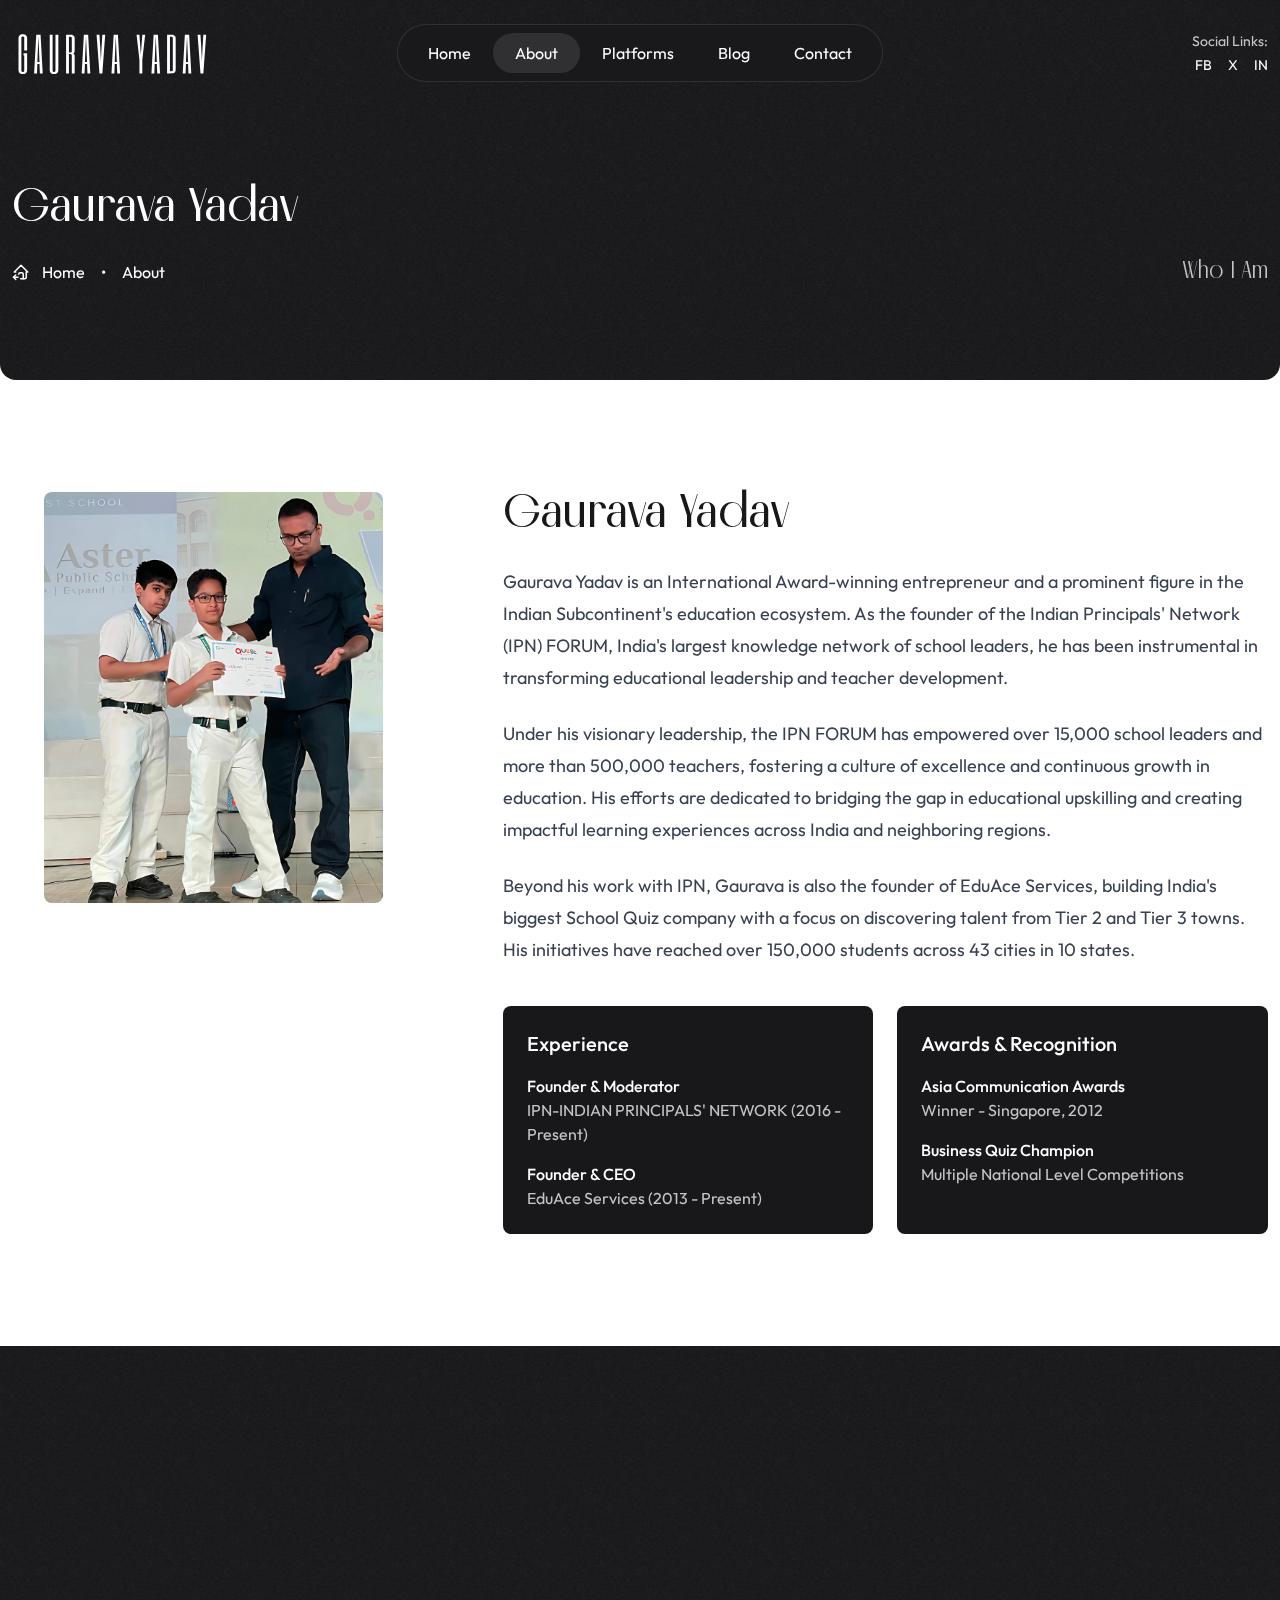
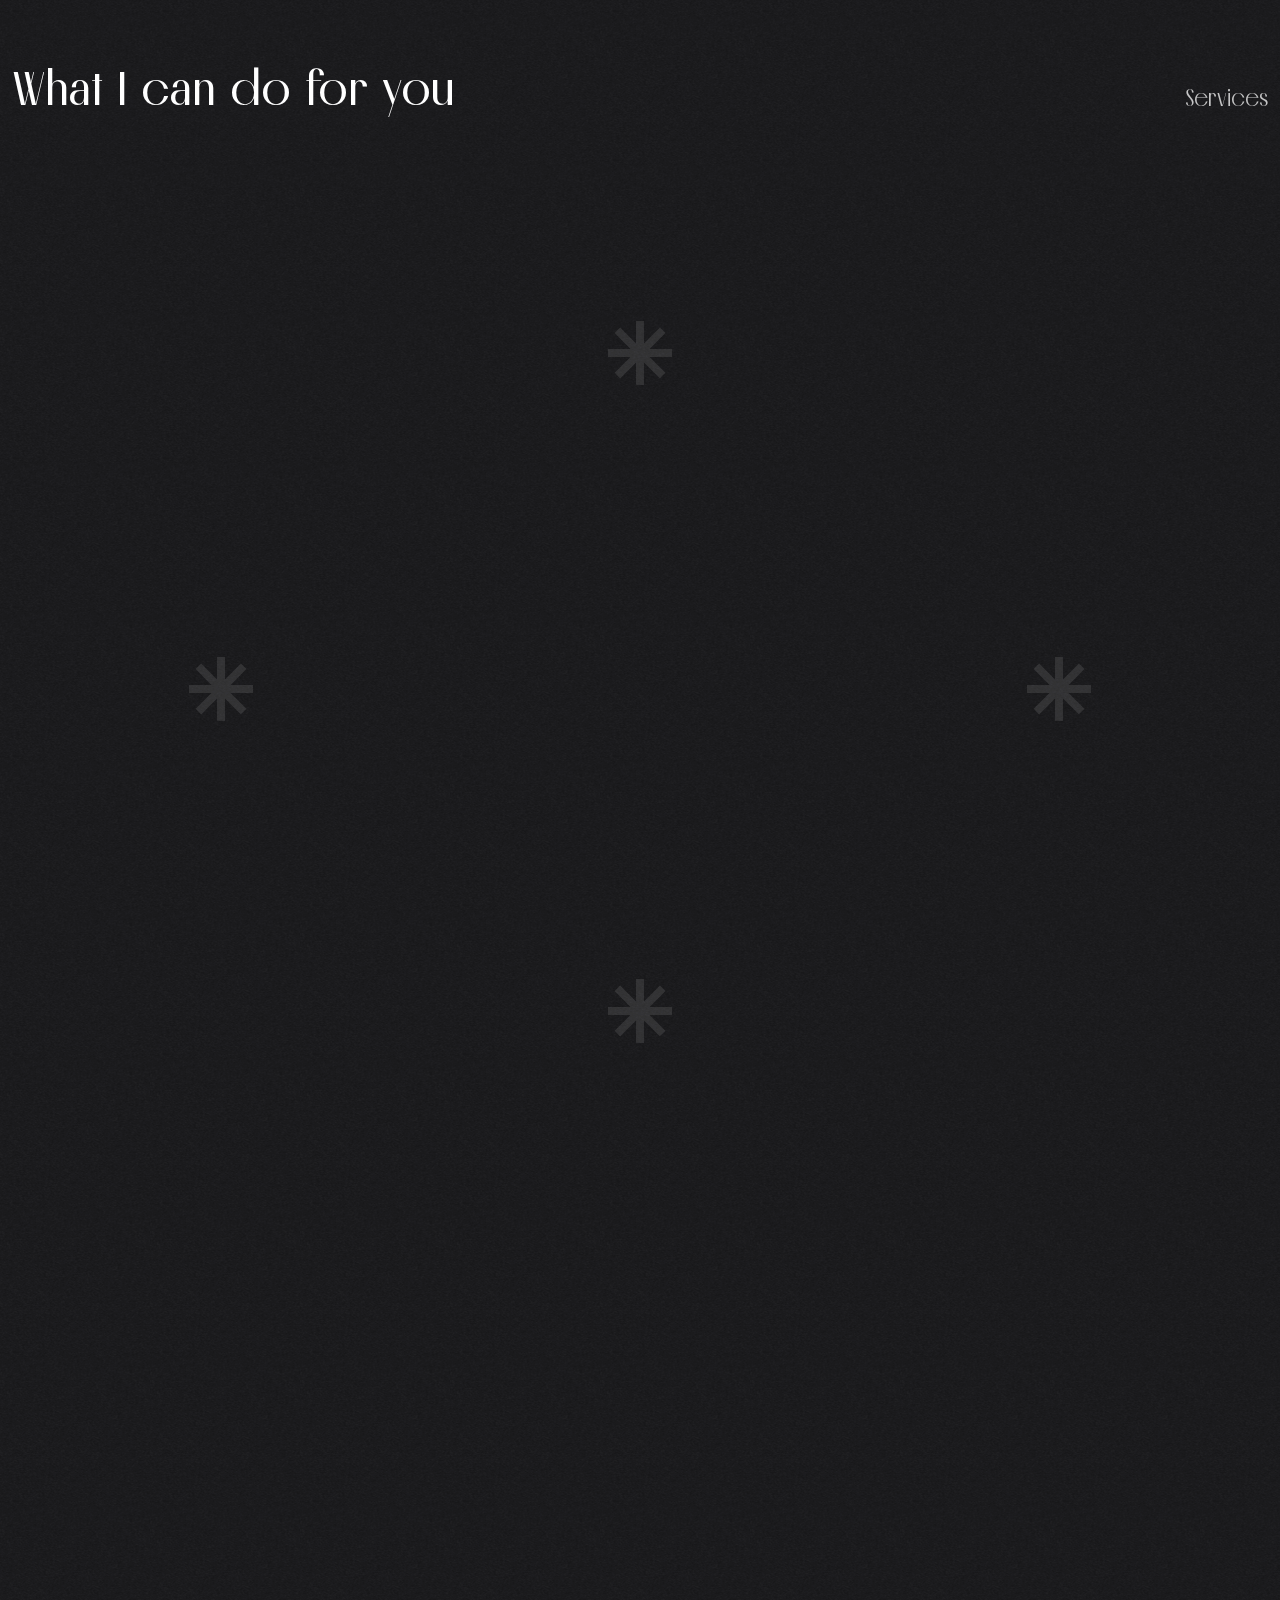
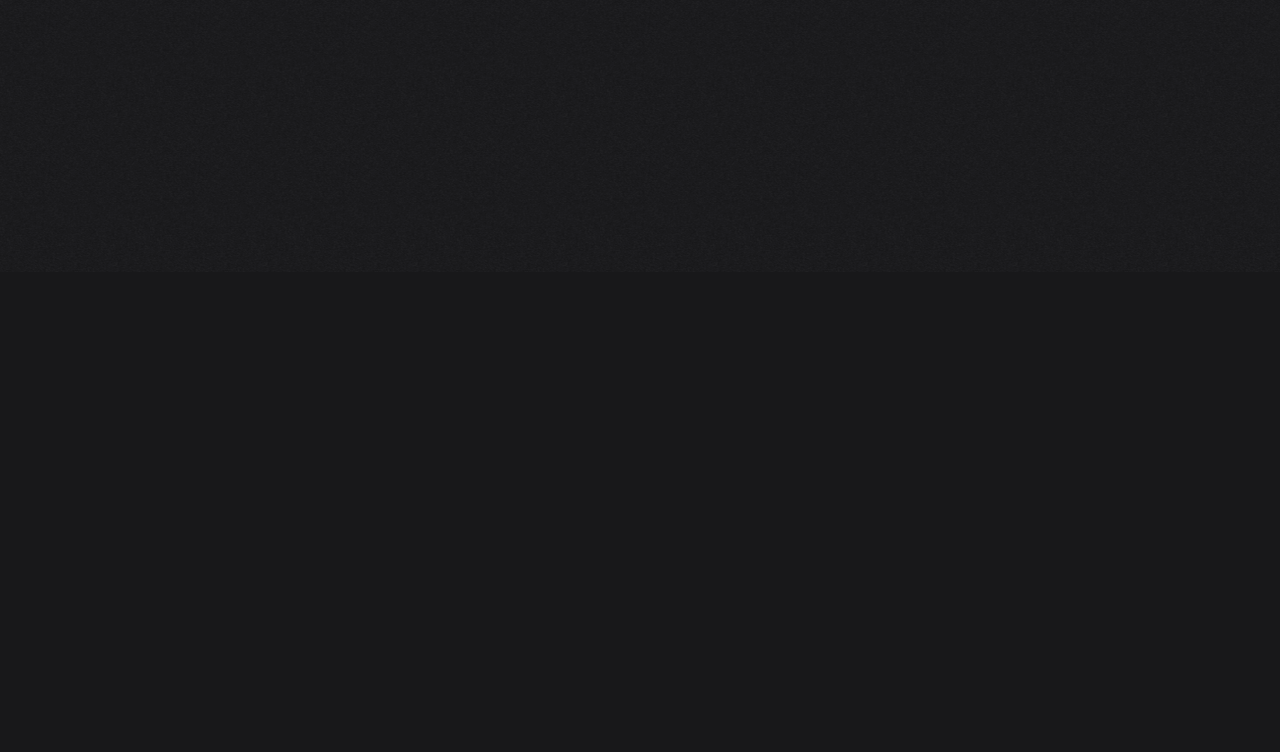
<file: about.html>
<!DOCTYPE html>
<html lang="en">
  <head>
    <meta charSet="utf-8" />
    <meta name="viewport" content="width=device-width, initial-scale=1, maximum-scale=5" />
    <title>About - Gaurava Yadav | International Award-Winning Entrepreneur</title>
    
    <meta name="author" content="Gaurava Yadav" />
    <meta name="description" content="International Award-Winning Entrepreneur | Founder, Indian Principals' Network (IPN) FORUM" />
    <meta property="og:title" content="About - Gaurava Yadav | International Award-Winning Entrepreneur" />
    <meta property="og:description" content="International Award-Winning Entrepreneur | Founder, Indian Principals' Network (IPN) FORUM" />
    <meta property="og:image" content="images/ogimage.png" />


    <meta name="twitter:title" content="Gauarva - International Award-Winning Entrepreneur | Founder, Indian Principals' Network (IPN) FORUM" />
    <meta name="twitter:image" content="images/ogimage.png" />
    <meta name="twitter:card" content="summary_large_image" />
    <meta name="twitter:description" content="International Award-Winning Entrepreneur | Founder, Indian Principals' Network (IPN) FORUM" />
    
    <link rel="shortcut icon" href="./images/favicon.png" type="image/x-icon" />
    
    <link rel="stylesheet" href="./plugins/aos/aos.css">
    <link rel="stylesheet" href="./plugins/swiper/swiper-bundle.min.css">
    <link rel="stylesheet" href="./styles/output.css">
  </head>

  <body>
    <!-- start of header -->
    <header class="fixed top-0 z-[9000] w-full header [&.invisible]:-translate-y-full">
      <div class="container">
        <div class="flex justify-between py-6 items-center relative">
          <!-- logo -->
          <div class="hideOnScroll lg:[&.scrolled]:opacity-0 lg:[&.scrolled]:-translate-x-8 w-1/4 transition-all duration-300">
            <a class="inline-block align-middle" href="./index.html">
              <img alt="Gauarva"  src="./images/logo.svg" />
            </a>
          </div>

          <!-- navbar -->
          <nav class="navbar">
            <span class="indicator"></span>
            <a href="./index.html">Home</a>
            <a class="active" href="./about.html">About</a>
            <a href="./platforms.html">Platforms</a>
            <a href="./blog.html">Blog</a>
            <a href="./contact.html">Contact</a>
          </nav>
          <div class="navOverlay"></div>

          <!-- toggle mobile-nav -->
          <button type="button" aria-label="Toggle Mobile Navigation" class="navToggler">
            <svg xmlns="http://www.w3.org/2000/svg" width="24" height="24" viewBox="0 0 24 24" stroke-width="2" stroke="currentColor" fill="none" stroke-linecap="round" stroke-linejoin="round">
              <path stroke="none" d="M0 0h24v24H0z" fill="none"></path>
              <path d="M4 8l16 0"></path>
              <path d="M4 16l16 0"></path>
            </svg>
            <svg xmlns="http://www.w3.org/2000/svg" width="24" height="24" viewBox="0 0 24 24" stroke-width="2" stroke="currentColor" fill="none" stroke-linecap="round" stroke-linejoin="round">
              <path stroke="none" d="M0 0h24v24H0z" fill="none"></path>
              <path d="M18 6l-12 12"></path>
              <path d="M6 6l12 12"></path>
            </svg>
          </button>

          <!-- social links -->
          <div class="hideOnScroll lg:[&.scrolled]:opacity-0 lg:[&.scrolled]:translate-x-8 w-1/4 transition-all duration-300 text-right text-sm hidden lg:block">
            <span class="block text-white/75 mb-1">Social Links:</span>
            <ul class="inline-flex gap-x-4">
              <li class="inline-block hover:opacity-75 transition-op duration-300">
                <a href="https://www.facebook.com/gauravayadavindia/" class="link">FB</a>
              </li>
              <li class="inline-block hover:opacity-75 transition-op duration-300">
                <a href="https://x.com/yadavgaurava" class="link">X</a>
              </li>
              <li class="inline-block hover:opacity-75 transition-op duration-300">
                <a href="https://www.linkedin.com/in/gauravayadav/" class="link">IN</a>
              </li>
            </ul>
          </div>
        </div>
      </div>
    </header>
    <!-- end of header -->

    <!-- start of main -->
    <main class="bg-dark relative z-10 pt-[92px] lg:pt-[106px] min-h-[82vh] overflow-hidden">
      
      <!-- ================= start of page-header ================= -->
      <section class="banner bg-white">
        <div class="pt-20 pb-24 page-banner bg-dark rounded-b-2xl relative z-10">
          <div class="container">
            <div class="row items-end" data-aos="fade">
              <div class="sm:col-8 text-center sm:text-left">
                <h1 class="text-[2.5rem] leading-[3rem] sm:leading-9 md:text-5xl font-secondary font-medium -mt-[6px] text-center sm:text-left mb-6 sm:mb-8">Gaurava Yadav</h1>
                <nav aria-label="breadcrumb">
                  <ul class="flex items-center justify-center sm:justify-start [&>*:last-child]:pointer-events-none">
                    <li>
                      <svg xmlns="http://www.w3.org/2000/svg" width="18" height="18" viewBox="0 0 24 24" stroke-width="2" stroke="currentColor" fill="none" stroke-linecap="round" stroke-linejoin="round" class="mr-3" style="transform:rotateY(180deg)">
                        <path stroke="none" d="M0 0h24v24H0z" fill="none"></path>
                        <path d="M9 21v-6a2 2 0 0 1 2 -2h2a2 2 0 0 1 2 2"></path>
                        <path d="M19 12h2l-9 -9l-9 9h2v7a2 2 0 0 0 2 2h5.5"></path>
                        <path d="M16 19h6"></path>
                        <path d="M19 16l3 3l-3 3"></path>
                      </svg>
                    </li>
                    <li>
                      <a class="link" href="./index.html">Home</a>
                    </li>
                    <li><span class="px-4">•</span></li>
                    <li>
                      <a class="link" href="./index.html">About</a>
                    </li>
                  </ul>
                </nav>
              </div>
              <div class="sm:col-4 block mt-6 sm:mt-0 text-center sm:text-right">
                <span class="font-secondary text-2xl leading-none text-white/75">Who I Am</span>
              </div>
            </div>
          </div>
        </div>
      </section>
      <!-- ================= end of page-header ================= -->

      <!-- ================= start of about ================= -->
      <section class="py-28 bg-white text-dark">
        <div class="container">
          <div class="row justify-center">
            <div class="lg:col-4 md:col-6 col-10 mb-16 lg:mb-0" data-aos="fade-up-sm">
              <!-- about images -->
              <div class="about-images relative mx-8 z-10 cursor-pointer hover:scale-105 transition-transform ease-out duration-300">
                <div class="relative">
                  <img 
                    loading="lazy" 
                    width="500" 
                    height="607"
                    class="rounded-lg bg-light/10 w-full"
                    alt="Image" 
                    src="./images/about_me.png" 
                  />
                </div>
              </div>
            </div>
            <div class="lg:col-8 md:col-6" data-aos="fade-up-sm" data-aos-delay="100">
              <div class="lg:pl-16">
                <h2 class="text-4xl lg:text-5xl font-secondary font-medium -mt-[6px] mb-8">Gaurava Yadav</h2>
                <div class="prose prose-lg max-w-none mb-10">
                  <p>Gaurava Yadav is an International Award-winning entrepreneur and a prominent figure in the Indian Subcontinent's education ecosystem. As the founder of the Indian Principals' Network (IPN) FORUM, India's largest knowledge network of school leaders, he has been instrumental in transforming educational leadership and teacher development.</p>
                  
                  <p>Under his visionary leadership, the IPN FORUM has empowered over 15,000 school leaders and more than 500,000 teachers, fostering a culture of excellence and continuous growth in education. His efforts are dedicated to bridging the gap in educational upskilling and creating impactful learning experiences across India and neighboring regions.</p>

                  <p>Beyond his work with IPN, Gaurava is also the founder of EduAce Services, building India's biggest School Quiz company with a focus on discovering talent from Tier 2 and Tier 3 towns. His initiatives have reached over 150,000 students across 43 cities in 10 states.</p>
                </div>

                <div class="grid sm:grid-cols-2 gap-6">
                  <div class="bg-dark text-white rounded-lg p-6">
                    <h3 class="text-xl font-medium mb-4">Experience</h3>
                    <ul class="space-y-4">
                      <li>
                        <h4 class="font-medium">Founder & Moderator</h4>
                        <p class="text-white/75">IPN-INDIAN PRINCIPALS' NETWORK (2016 - Present)</p>
                      </li>
                      <li>
                        <h4 class="font-medium">Founder & CEO</h4>
                        <p class="text-white/75">EduAce Services (2013 - Present)</p>
                      </li>
                    </ul>
                  </div>
                  
                  <div class="bg-dark text-white rounded-lg p-6">
                    <h3 class="text-xl font-medium mb-4">Awards & Recognition</h3>
                    <ul class="space-y-4">
                      <li>
                        <h4 class="font-medium">Asia Communication Awards</h4>
                        <p class="text-white/75">Winner - Singapore, 2012</p>
                      </li>
                      <li>
                        <h4 class="font-medium">Business Quiz Champion</h4>
                        <p class="text-white/75">Multiple National Level Competitions</p>
                      </li>
                    </ul>
                  </div>
                </div>
              </div>
            </div>
          </div>
        </div>
      </section>
      <!-- ================= end of about ================= -->

      <!-- ================= start of brands ================= -->
      <section class="pb-24 pt-5 text-dark overflow-hidden">
        <div class="container">
          <div class="row">
            <div class="col-12 mb-10">
              <!-- Section Title -->
              <h2 style="color: aliceblue;" class="text-3xl font-secondary font-medium text-center" data-aos="fade">As Featured In</h2>
            </div>
            <div class="col-12">
              <div class="flex justify-center items-center flex-wrap">
                <div class="mx-4 sm:mx-8 my-4" data-aos="fade-left" data-aos-delay="0">
                  <img width="120" height="80" class="w-auto h-auto sm:max-h-20" alt="Brand" src="./images/featured/1.svg" />
                </div>
                <div class="mx-4 sm:mx-8 my-4" data-aos="fade-left" data-aos-delay="50">
                  <img width="120" height="80" class="w-auto h-auto sm:max-h-20" alt="Brand" src="./images/featured/2.svg" />
                </div>
                <div class="mx-4 sm:mx-8 my-4" data-aos="fade-left" data-aos-delay="100">
                  <img width="120" height="80" class="w-auto h-auto sm:max-h-20" alt="Brand" src="./images/featured/3.svg" />
                </div>
                <div class="mx-4 sm:mx-8 my-4" data-aos="fade-left" data-aos-delay="150">
                  <img width="120" height="80" class="w-auto h-auto sm:max-h-20" alt="Brand" src="./images/featured/4.svg" />
                </div>
                <div class="mx-4 sm:mx-8 my-4" data-aos="fade-left" data-aos-delay="200">
                  <img width="120" height="80" class="w-auto h-auto sm:max-h-20" alt="Brand" src="./images/featured/5.svg" />
                </div>
                <div class="mx-4 sm:mx-8 my-4" data-aos="fade-left" data-aos-delay="200">
                  <img width="120" height="80" class="w-auto h-auto sm:max-h-20" alt="Brand" src="./images/featured/6.svg" />
                </div>
              </div>
            </div>
          </div>
        </div>
      </section>
      <!-- ================= end of brands ================= -->

      <!-- ================= start of services ================= -->
      <section class="py-5">
        <div class="container">
          <div class="row mb-16 items-end">
            <div class="sm:col-8 order-2 sm:order-1">
              <!-- Section Title -->
              <h2 class="text-4xl lg:text-5xl font-secondary font-medium -mt-[6px] text-center sm:text-left">What I can do for you</h2>
            </div>
            <div class="sm:col-4 order-1 sm:order-2 block mb-4 sm:mb-0 text-center sm:text-right">
              <!-- Section Subtitle -->
              <span class="font-secondary text-2xl leading-none text-white/75">Services</span>
            </div>
          </div>
          <!-- Services Row -->
          <div class="row g-0">
            <!-- Service 1 -->
            <div class="lg:col-4 md:col-6" data-aos="fade-in">
              <div class="border border-white/5 hover:border-white/40 p-8 h-full rounded-lg">
                <!-- Service Number -->
                <span class="text-lg font-secondary font-medium text-white/75">/ 01</span>
                <!-- Service Title -->
                <h3 class="my-6 text-3xl">Educational Leadership Training</h3>
                <!-- Service Description -->
                <div class="text-white/75 md:text-lg">Comprehensive training programs for school principals and educational leaders, designed to enhance leadership skills and institutional management capabilities.</div>
              </div>
            </div>
            <!-- Icon -->
            <div class="lg:col-4 md:col-6 block md:hidden lg:block">
              <div class="p-8 h-full flex items-center content-center py-6">
                <svg class="mx-auto opacity-10 animate-spin h-10 w-10 md:h-16 md:w-16" style="animation-duration:6000ms" xmlns="http://www.w3.org/2000/svg" width="62" height="62" viewBox="0 0 23 23" fill="none">
                  <path d="M23 12.9234H14.9568L20.6503 18.6169L18.6169 20.6051L12.9234 14.9116V23L10.0766 22.9548V14.9116L4.3831 20.6503L2.39489 18.6169L8.08841 12.9234H0V10.0766H8.08841L2.39489 4.33792L4.3831 2.3497L10.0766 8.08841V0H12.9234V8.08841L18.6621 2.3497L20.6503 4.33792L14.9568 10.0766H23V12.9234Z" fill="white"></path>
                </svg>
              </div>
            </div>
            <!-- Service 2 -->
            <div class="lg:col-4 md:col-6" data-aos="fade-in">
              <div class="border border-white/5 hover:border-white/40 p-8 h-full rounded-lg">
                <!-- Service Number -->
                <span class="text-lg font-secondary font-medium text-white/75">/ 02</span>
                <!-- Service Title -->
                <h3 class="my-6 text-3xl">Quiz Programs & Competitions</h3>
                <!-- Service Description -->
                <div class="text-white/75 md:text-lg">Expertly crafted quiz competitions and knowledge-based contests for schools, students, and organizations. Customized to discover and nurture talent across all education levels.</div>
              </div>
            </div>
            <!-- Icon -->
            <div class="lg:col-4 md:col-6 block md:hidden lg:block">
              <div class="p-8 h-full flex items-center content-center py-6">
                <svg class="mx-auto opacity-10 animate-spin h-10 w-10 md:h-16 md:w-16" style="animation-duration:6000ms" xmlns="http://www.w3.org/2000/svg" width="62" height="62" viewBox="0 0 23 23" fill="none">
                  <path d="M23 12.9234H14.9568L20.6503 18.6169L18.6169 20.6051L12.9234 14.9116V23L10.0766 22.9548V14.9116L4.3831 20.6503L2.39489 18.6169L8.08841 12.9234H0V10.0766H8.08841L2.39489 4.33792L4.3831 2.3497L10.0766 8.08841V0H12.9234V8.08841L18.6621 2.3497L20.6503 4.33792L14.9568 10.0766H23V12.9234Z" fill="white"></path>
                </svg>
              </div>
            </div>
            <!-- Service 3 -->
            <div class="lg:col-4 md:col-6" data-aos="fade-in">
              <div class="border border-white/5 hover:border-white/40 p-8 h-full rounded-lg">
                <!-- Service Number -->
                <span class="text-lg font-secondary font-medium text-white/75">/ 03</span>
                <!-- Service Title -->
                <h3 class="my-6 text-3xl">Teacher Development</h3>
                <!-- Service Description -->
                <div class="text-white/75 md:text-lg">Specialized training sessions and workshops designed to enhance teaching methodologies, content delivery, and classroom management for educators at all levels.</div>
              </div>
            </div>
            <!-- Icon -->
            <div class="lg:col-4 md:col-6 block md:hidden lg:block">
              <div class="p-8 h-full flex items-center content-center py-6">
                <svg class="mx-auto opacity-10 animate-spin h-10 w-10 md:h-16 md:w-16" style="animation-duration:6000ms" xmlns="http://www.w3.org/2000/svg" width="62" height="62" viewBox="0 0 23 23" fill="none">
                  <path d="M23 12.9234H14.9568L20.6503 18.6169L18.6169 20.6051L12.9234 14.9116V23L10.0766 22.9548V14.9116L4.3831 20.6503L2.39489 18.6169L8.08841 12.9234H0V10.0766H8.08841L2.39489 4.33792L4.3831 2.3497L10.0766 8.08841V0H12.9234V8.08841L18.6621 2.3497L20.6503 4.33792L14.9568 10.0766H23V12.9234Z" fill="white"></path>
                </svg>
              </div>
            </div>
            <!-- Service 4 -->
            <div class="lg:col-4 md:col-6" data-aos="fade-in">
              <div class="border border-white/5 hover:border-white/40 p-8 h-full rounded-lg">
                <!-- Service Number -->
                <span class="text-lg font-secondary font-medium text-white/75">/ 04</span>
                <!-- Service Title -->
                <h3 class="my-6 text-3xl">Educational Networking</h3>
                <!-- Service Description -->
                <div class="text-white/75 md:text-lg">Access to India's largest network of school leaders through IPN FORUM, facilitating knowledge sharing, collaborative opportunities, and best practice exchange across educational institutions.</div>
              </div>
            </div>
            <!-- Icon -->
            <div class="lg:col-4 md:col-6 block md:hidden lg:block">
              <div class="p-8 h-full flex items-center content-center py-6">
                <svg class="mx-auto opacity-10 animate-spin h-10 w-10 md:h-16 md:w-16" style="animation-duration:6000ms" xmlns="http://www.w3.org/2000/svg" width="62" height="62" viewBox="0 0 23 23" fill="none">
                  <path d="M23 12.9234H14.9568L20.6503 18.6169L18.6169 20.6051L12.9234 14.9116V23L10.0766 22.9548V14.9116L4.3831 20.6503L2.39489 18.6169L8.08841 12.9234H0V10.0766H8.08841L2.39489 4.33792L4.3831 2.3497L10.0766 8.08841V0H12.9234V8.08841L18.6621 2.3497L20.6503 4.33792L14.9568 10.0766H23V12.9234Z" fill="white"></path>
                </svg>
              </div>
            </div>
            <!-- Service 5 -->
            <div class="lg:col-4 md:col-6" data-aos="fade-in">
              <div class="border border-white/5 hover:border-white/40 p-8 h-full rounded-lg">
                <!-- Service Number -->
                <span class="text-lg font-secondary font-medium text-white/75">/ 05</span>
                <!-- Service Title -->
                <h3 class="my-6 text-3xl">Strategic Educational Consulting</h3>
                <!-- Service Description -->
                <div class="text-white/75 md:text-lg">Expert guidance for educational institutions looking to enhance curriculum development, strategic planning, and organizational growth to meet modern educational needs.</div>
              </div>
            </div>
          </div>
        </div>
      </section>
      <!-- ================= end of services ================= -->
      
      <!-- ================= start of testimonials ================= -->
      <section class="py-28 bg-white text-dark rounded-b-2xl" data-aos="fade-in">
        <div class="container">
          <div class="row mb-16 items-end">
            <div class="col-12 text-center">
              <!-- Section Subtitle -->
              <span class="font-secondary block text-2xl leading-none text-black/75 mb-4">Recommendations</span>
              <!-- Section Title -->
              <h2 class="text-4xl lg:text-5xl font-secondary font-medium -mt-[6px]">What Professionals Say</h2>
            </div>
          </div>
          <div class="row justify-center">
            <div class="lg:col-8">
              <div class="relative md:px-20 text-center">
                <!-- Swiper Container -->
                <div class="swiper">
                  <!-- Swiper Wrapper -->
                  <div class="swiper-wrapper">
                    <!-- Slide 1 -->
                    <div class="swiper-slide">
                      <div class="text-center">
                        <!-- Slide Content -->
                        <div class="text-lg mb-4 bg-light/10 py-8 px-5 md:px-10 rounded-lg">It gives me immense pleasure to recommend Mr. Gaurava Yadav, a visionary leader and a dynamic personality. Through IPN, Gaurava has successfully transformed the professional landscape for school teachers and principals by organizing impactful training sessions that empower educators to stay ahead in their field. Beyond his work with IPN, Gaurava is also an extraordinary and well-known quiz master.</div>
                        <!-- Testimonial Author -->
                        <p class="text-2xl font-medium mb-1">Dr. Maneesh Mangal</p>
                        <!-- Testimonial Author's Role -->
                        <p class="text-black/75">Principal with 25 years of experience with CBSE, CIE and IBPYP</p>
                      </div>
                    </div>
                    <!-- Slide 2 -->
                    <div class="swiper-slide">
                      <div class="text-center">
                        <!-- Slide Content -->
                        <div class="text-lg mb-4 bg-light/10 py-8 px-5 md:px-10 rounded-lg">Gaurav Yadav is known to me since last three years and I find him as a national resource for India... Amazingly wonderful human being who stands tall as the Ace Quiz Master running EduAce services for educational needs of schools. Founder of IPN Gaurav stands tall as an Educationist with a difference in this 21st Century.</div>
                        <!-- Testimonial Author -->
                        <p class="text-2xl font-medium mb-1">Trilok Bist</p>
                        <!-- Testimonial Author's Role -->
                        <p class="text-black/75">Principal with 35 years experience with CBSE, ICSE, CIE and IBPYP</p>
                      </div>
                    </div>
                    <!-- Slide 3 -->
                    <div class="swiper-slide">
                      <div class="text-center">
                        <!-- Slide Content -->
                        <div class="text-lg mb-4 bg-light/10 py-8 px-5 md:px-10 rounded-lg">"A Quiz Master is as good as his questions and as awesome as the enthusiasm of his participants". This is exactly how one can describe Internationally acclaimed Quiz Master, CEO of Eduace & Founder of IPN Indian Principals Network. It's rare that you come across a standout edupreneur like him..ridiculously talented is the phrase that comes to mind when I think about Gaurava.</div>
                        <!-- Testimonial Author -->
                        <p class="text-2xl font-medium mb-1">Tina Olyai</p>
                        <!-- Testimonial Author's Role -->
                        <p class="text-black/75">Founder Director @ Little Angels High School Gwalior</p>
                      </div>
                    </div>
                    <!-- Slide 4 -->
                    <div class="swiper-slide">
                      <div class="text-center">
                        <!-- Slide Content -->
                        <div class="text-lg mb-4 bg-light/10 py-8 px-5 md:px-10 rounded-lg">Gaurava is a resourceful guy who knows how to make use of opportunities and convert them into positive results. He is extremely confident and his confidence infused with his vision propels him forward. He is self motivated, straight speaking and is absolutely clear about what he wants and how he wants to go about it. He is a real go getter with a lot of talent.</div>
                        <!-- Testimonial Author -->
                        <p class="text-2xl font-medium mb-1">Supratik Datta</p>
                        <!-- Testimonial Author's Role -->
                        <p class="text-black/75">Marcom Leadership Professional</p>
                      </div>
                    </div>
                    <!-- Slide 5 -->
                    <div class="swiper-slide">
                      <div class="text-center">
                        <!-- Slide Content -->
                        <div class="text-lg mb-4 bg-light/10 py-8 px-5 md:px-10 rounded-lg">One of the key things which one needs to learn from Gaurava Yadav is his People Management Skills, he knows how to keep his team moving. Gaurava is a real consortium of a thought leader and a key strategist in the core disciplines of Social Media and PR. It was a real treat working with him.</div>
                        <!-- Testimonial Author -->
                        <p class="text-2xl font-medium mb-1">Simran Dhindsa</p>
                        <!-- Testimonial Author's Role -->
                        <p class="text-black/75">Head of Product Marketing</p>
                      </div>
                    </div>
                  </div>
                </div>
                <!-- Slide Prev Button -->
                <button class="slide-prev md:absolute px-3 md:px-0 mt-14 md:mt-0 left-0 top-1/2 -translate-y-1/2" title="Slide Prev">
                  <img alt="arrow-right" loading="lazy" width="39" height="31" class="inline-block invert rotate-180" src="./images/arrow-right.svg" />
                </button>
                <!-- Slide Next Button -->
                <button class="slide-next md:absolute px-3 md:px-0 mt-14 md:mt-0 right-0 top-1/2 -translate-y-1/2" title="Slide Next">
                  <img alt="arrow-right" loading="lazy" width="39" height="31" class="inline-block invert" src="./images/arrow-right.svg" />
                </button>
              </div>
            </div>
          </div>
          
        </div>
      </section>
      <!-- ================= end of testimonials ================= -->

    </main>
    <!-- end of main -->

    <!-- ================= start of footer ================= -->
    <footer class="pt-28 pb-20 sticky bottom-0 z-[1]">
      <div class="mb-16 overflow-hidden">
        <a class="footer-cta block text-4xl md:text-5xl font-secondary font-medium mb-8" href="contact.html">
          <!-- Scrolling Line 1 -->
          <div class="animated-line animated-line-one mb-5">
            <div class="line-block">
              <span class="mr-20 md:mr-24">
                <span class="cta-text">Let's Redefine Education</span>
                <img alt="arrow-right" loading="lazy" width="39" height="31" class="inline-block ml-10 md:ml-16 cta-icon" src="./images/arrow-right.svg" />
              </span>
              <span class="mr-20 md:mr-24">
                <span class="cta-text">Let's Redefine Education</span>
                <img alt="arrow-right" loading="lazy" width="39" height="31" class="inline-block ml-10 md:ml-16 cta-icon" src="./images/arrow-right.svg" />
              </span>
              <span class="mr-20 md:mr-24">
                <span class="cta-text">Let's Redefine Education</span>
                <img alt="arrow-right" loading="lazy" width="39" height="31" class="inline-block ml-10 md:ml-16 cta-icon" src="./images/arrow-right.svg" />
              </span>
              <span class="mr-20 md:mr-24">
                <span class="cta-text">Let's Redefine Education</span>
                <img alt="arrow-right" loading="lazy" width="39" height="31" class="inline-block ml-10 md:ml-16 cta-icon" src="./images/arrow-right.svg" />
              </span>
              <span class="mr-20 md:mr-24">
                <span class="cta-text">Let's Redefine Education</span>
                <img alt="arrow-right" loading="lazy" width="39" height="31" class="inline-block ml-10 md:ml-16 cta-icon" src="./images/arrow-right.svg" />
              </span>
            </div>
            <div class="line-block-copy">
              <span class="mr-20 md:mr-24">
                <span class="cta-text">Let's Redefine Education</span>
                <img alt="arrow-right" loading="lazy" width="39" height="31" class="inline-block ml-10 md:ml-16 cta-icon" src="./images/arrow-right.svg" />
              </span>
              <span class="mr-20 md:mr-24">
                <span class="cta-text">Let's Redefine Education</span>
                <img alt="arrow-right" loading="lazy" width="39" height="31" class="inline-block ml-10 md:ml-16 cta-icon" src="./images/arrow-right.svg" />
              </span>
              <span class="mr-20 md:mr-24">
                <span class="cta-text">Let's Redefine Education</span>
                <img alt="arrow-right" loading="lazy" width="39" height="31" class="inline-block ml-10 md:ml-16 cta-icon" src="./images/arrow-right.svg" />
              </span>
              <span class="mr-20 md:mr-24">
                <span class="cta-text">Let's Redefine Education</span>
                <img alt="arrow-right" loading="lazy" width="39" height="31" class="inline-block ml-10 md:ml-16 cta-icon" src="./images/arrow-right.svg" />
              </span>
              <span class="mr-20 md:mr-24">
                <span class="cta-text">Let's Redefine Education</span>
                <img alt="arrow-right" loading="lazy" width="39" height="31" class="inline-block ml-10 md:ml-16 cta-icon" src="./images/arrow-right.svg" />
              </span>
            </div>
          </div>
          <!-- Scrolling Line 2 -->
          <div class="animated-line animated-line-two">
            <div class="line-block">
              <span class="mr-20 md:mr-24">
                <span class="cta-text">Let's Redefine Education</span>
                <img alt="arrow-right" loading="lazy" width="39" height="31" class="inline-block ml-10 md:ml-16 cta-icon" src="./images/arrow-right.svg" />
              </span>
              <span class="mr-20 md:mr-24">
                <span class="cta-text">Let's Redefine Education</span>
                <img alt="arrow-right" loading="lazy" width="39" height="31" class="inline-block ml-10 md:ml-16 cta-icon" src="./images/arrow-right.svg" />
              </span>
              <span class="mr-20 md:mr-24">
                <span class="cta-text">Let's Redefine Education</span>
                <img alt="arrow-right" loading="lazy" width="39" height="31" class="inline-block ml-10 md:ml-16 cta-icon" src="./images/arrow-right.svg" />
              </span>
              <span class="mr-20 md:mr-24">
                <span class="cta-text">Let's Redefine Education</span>
                <img alt="arrow-right" loading="lazy" width="39" height="31" class="inline-block ml-10 md:ml-16 cta-icon" src="./images/arrow-right.svg" />
              </span>
              <span class="mr-20 md:mr-24">
                <span class="cta-text">Let's Redefine Education</span>
                <img alt="arrow-right" loading="lazy" width="39" height="31" class="inline-block ml-10 md:ml-16 cta-icon" src="./images/arrow-right.svg" />
              </span>
            </div>
            <div class="line-block-copy">
              <span class="mr-20 md:mr-24">
                <span class="cta-text">Let's Redefine Education</span>
                <img alt="arrow-right" loading="lazy" width="39" height="31" class="inline-block ml-10 md:ml-16 cta-icon" src="./images/arrow-right.svg" />
              </span>
              <span class="mr-20 md:mr-24">
                <span class="cta-text">Let's Redefine Education</span>
                <img alt="arrow-right" loading="lazy" width="39" height="31" class="inline-block ml-10 md:ml-16 cta-icon" src="./images/arrow-right.svg" />
              </span>
              <span class="mr-20 md:mr-24">
                <span class="cta-text">Let's Redefine Education</span>
                <img alt="arrow-right" loading="lazy" width="39" height="31" class="inline-block ml-10 md:ml-16 cta-icon" src="./images/arrow-right.svg" />
              </span>
              <span class="mr-20 md:mr-24">
                <span class="cta-text">Let's Redefine Education</span>
                <img alt="arrow-right" loading="lazy" width="39" height="31" class="inline-block ml-10 md:ml-16 cta-icon" src="./images/arrow-right.svg" />
              </span>
              <span class="mr-20 md:mr-24">
                <span class="cta-text">Let's Redefine Education</span>
                <img alt="arrow-right" loading="lazy" width="39" height="31" class="inline-block ml-10 md:ml-16 cta-icon" src="./images/arrow-right.svg" />
              </span>
            </div>
          </div>
        </a>
      </div>
      <div class="container">
        <div class="row">
          <div class="md:col-6 text-center md:text-left mb-4">
            <!-- Social Links -->
            <ul class="inline-flex flex-wrap justify-center md:justify-start gap-x-6">
              <li class="inline-block hover:opacity-75 transition-op duration-300">
                <a href="https://www.facebook.com/gauravayadavindia/" class="link">Facebook</a>
              </li>
              <li class="inline-block hover:opacity-75 transition-op duration-300">
                <a href="https://x.com/yadavgaurava" class="link">Twitter</a>
              </li>
              <li class="inline-block hover:opacity-75 transition-op duration-300">
                <a href="https://www.linkedin.com/in/gauravayadav/" class="link">Linkedin</a>
              </li>
            </ul>
          </div>
          <div class="md:col-6 text-center md:text-right mb-4">
            <!-- Footer Menu -->
            <ul class="inline-flex flex-wrap justify-center md:justify-end gap-x-6">

              <li class="inline-block hover:opacity-75 transition-op duration-300">
                <a href="./privacy.html" class="link">Privacy policy</a>
              </li>
            </ul>
          </div>
          <!-- Copyright -->
          <div class="md:col-6 text-center md:text-left mb-4 md:mb-0">
            <p class="text-white/75">© 2025 Gauarva Yadav. All rights reserved.</p>
          </div>
          <!-- Developer Info -->
          <div class="md:col-6 text-center md:text-right">
            <p class="text-white/75">Developed by <a class="link text-white" href="https://endeavourdigital.in/" target="_blank" rel="noopener noreferrer">Endeavour Digital</a>
            </p>
          </div>
        </div>
      </div>
    </footer>
    <!-- ================= end of footer ================= -->

    <!-- start of script -->
    <script src="./plugins/aos/aos.js"></script>
    <script src="./scripts/main.js"></script>
    <script src="./plugins/swiper/swiper-bundle.min.js"></script>

    <!-- swiper init -->
    <script>
    const mySwiper = new Swiper('.swiper', {
      slidesPerView: 1,
      loop: true,
      speed: 500,
      autoHeight: true,
      navigation: {
        nextEl: ".slide-next",
        prevEl: ".slide-prev"
      }
    });
    </script>
  </body>
</html>
</file>
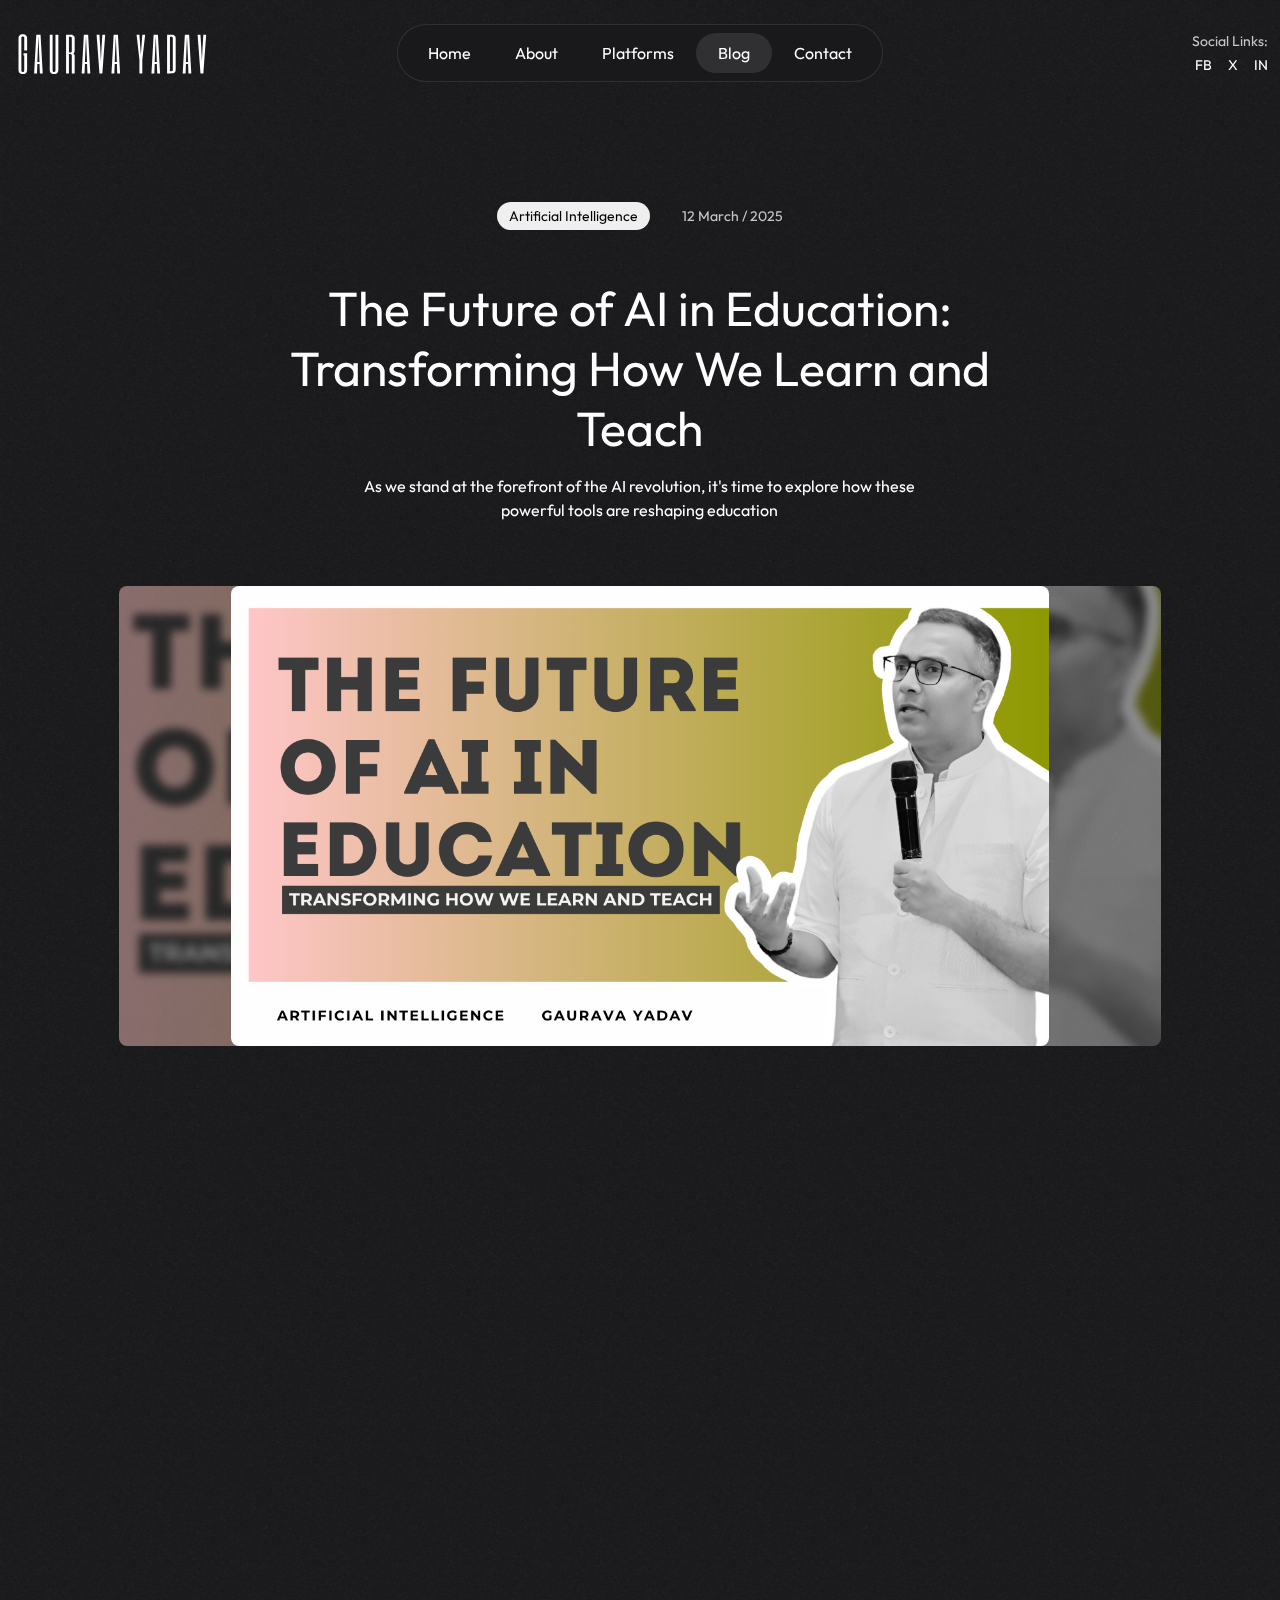
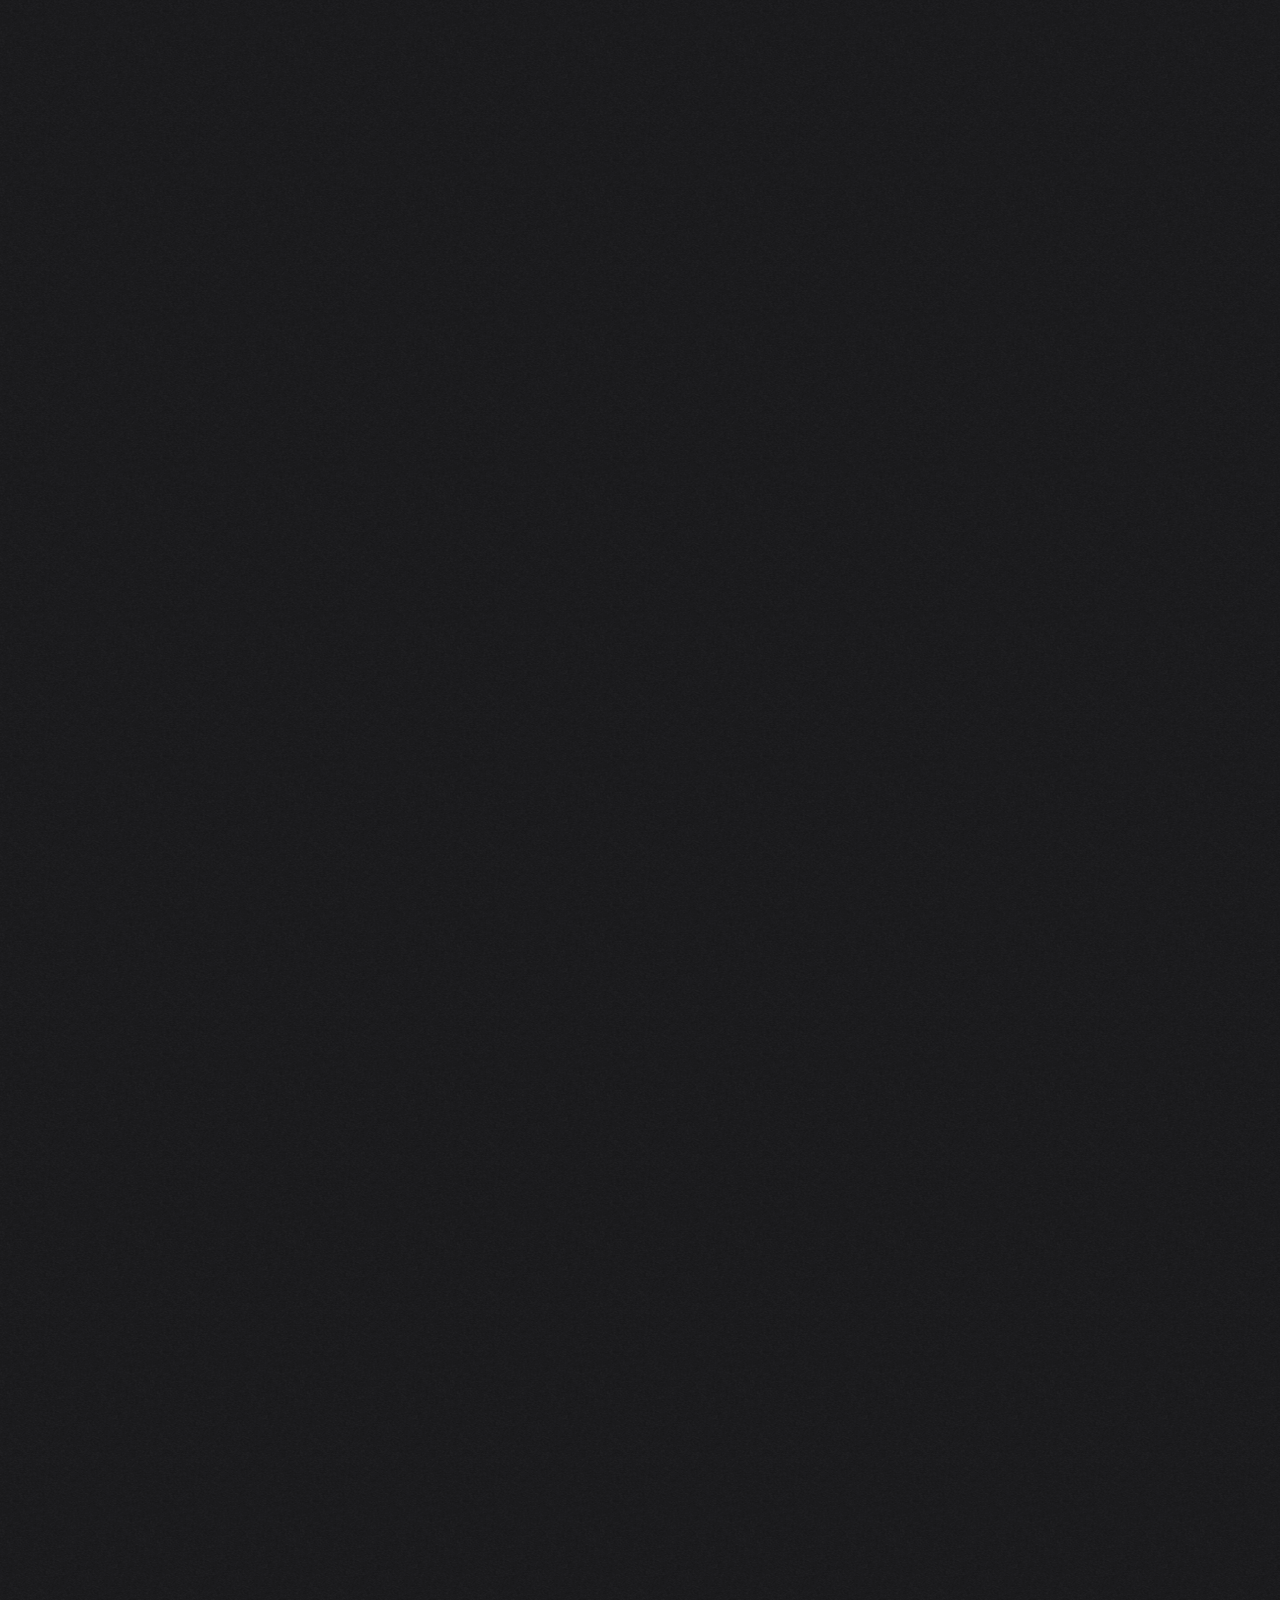
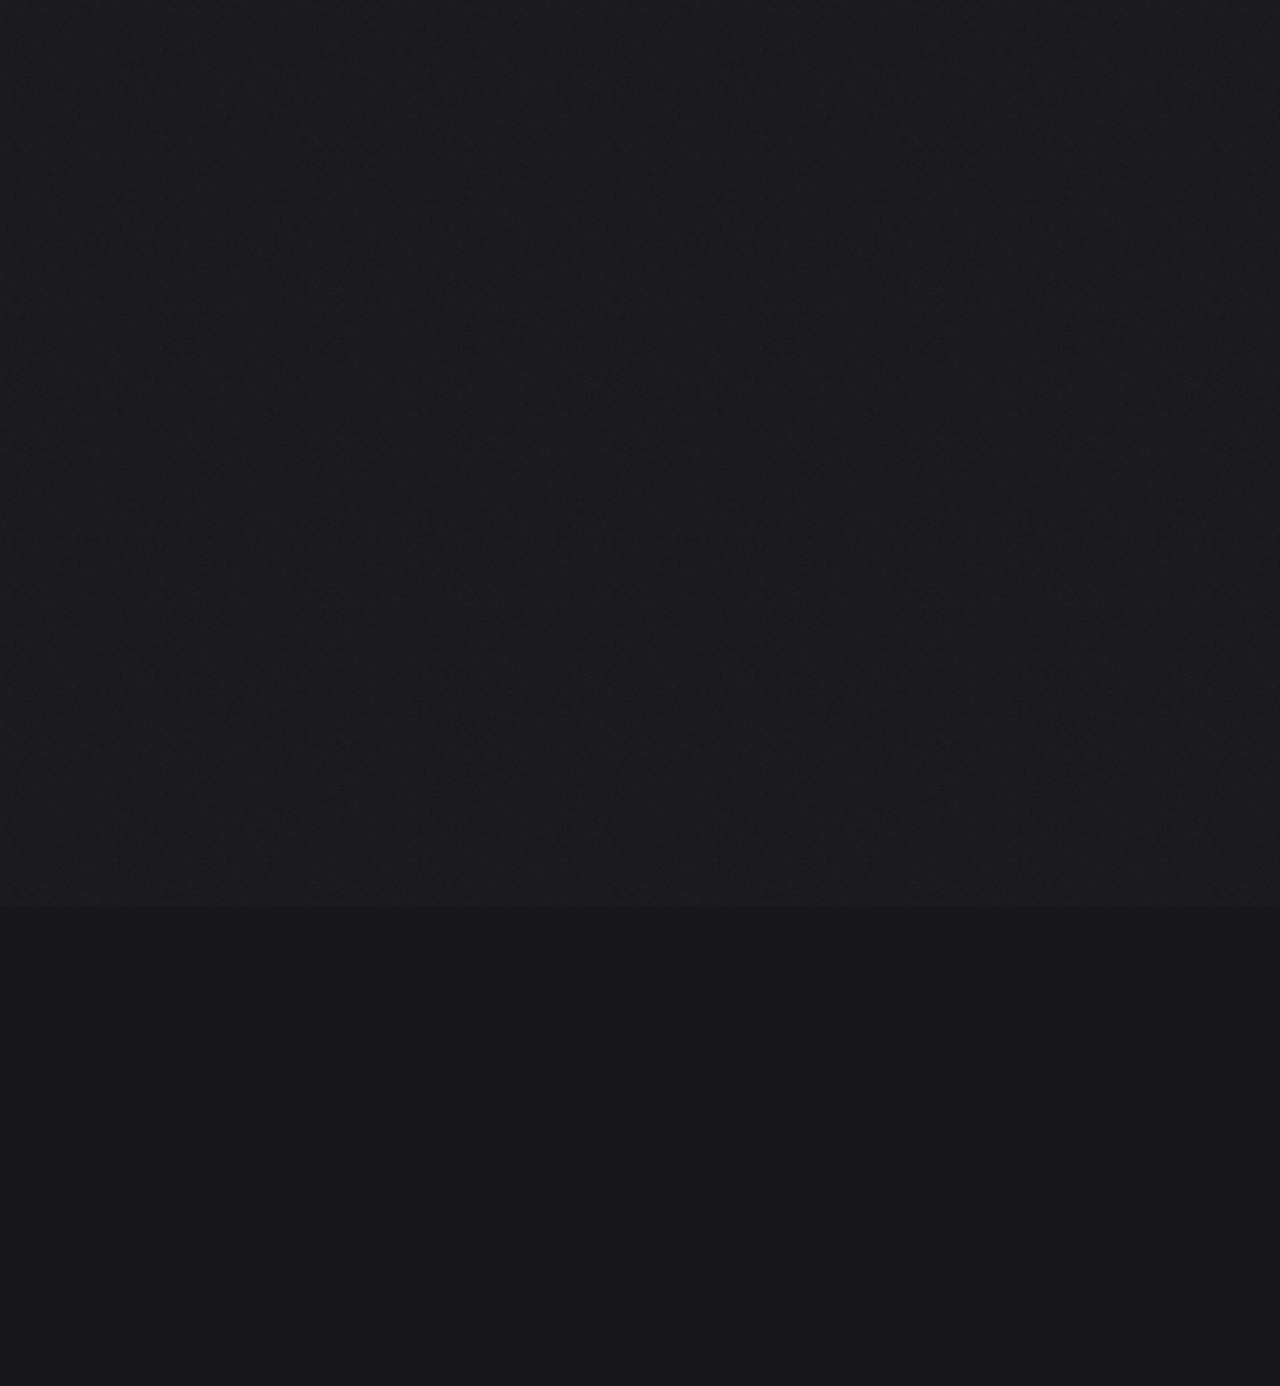
<file: blog-ai-education.html>
<!DOCTYPE html>
<html lang="en">
  <head>
    <meta charSet="utf-8" />
    <meta name="viewport" content="width=device-width, initial-scale=1, maximum-scale=5" />
    <title>The Future of AI in Education - Gaurava Yadav</title>
    
    <meta name="author" content="Gaurava Yadav" />
    <meta name="description" content="Exploring how AI is transforming education and what it means for students, teachers, and school leaders" />
    <meta property="og:title" content="The Future of AI in Education - Gaurava Yadav" />
    <meta property="og:description" content="Exploring how AI is transforming education and what it means for students, teachers, and school leaders" />
    <meta property="og:image" content="https://gauravayadav.com/images/ogimage.png" />


    <meta name="twitter:title" content="The Future of AI in Education - Gaurava Yadav" />
    <meta name="twitter:image" content="https://gauravayadav.com/images/ogimage.png" />
    <meta name="twitter:card" content="summary_large_image" />
    <meta name="twitter:description" content="Exploring how AI is transforming education and what it means for students, teachers, and school leaders" />
    
    <link rel="shortcut icon" href="./images/favicon.png" type="image/x-icon" />
    
    <link rel="stylesheet" href="./plugins/aos/aos.css">
    <link rel="stylesheet" href="./styles/output.css">
  </head>

  <body>
    <!-- start of header -->
    <header class="fixed top-0 z-[9000] w-full header [&.invisible]:-translate-y-full">
      <div class="container">
        <div class="flex justify-between py-6 items-center relative">
          <!-- logo -->
          <div class="hideOnScroll lg:[&.scrolled]:opacity-0 lg:[&.scrolled]:-translate-x-8 w-1/4 transition-all duration-300">
            <a class="inline-block align-middle" href="./index.html">
              <img alt="Gauarva"  src="./images/logo.svg" />
            </a>
          </div>

          <!-- navbar -->
          <nav class="navbar">
            <span class="indicator"></span>
            <a href="./index.html">Home</a>
            <a href="./about.html">About</a>
            <a href="./platforms.html">Platforms</a>
            <a class="active" href="./blog.html">Blog</a>
            <a href="./contact.html">Contact</a>
          </nav>
          <div class="navOverlay"></div>

          <!-- toggle mobile-nav -->
          <button type="button" aria-label="Toggle Mobile Navigation" class="navToggler">
            <svg xmlns="http://www.w3.org/2000/svg" width="24" height="24" viewBox="0 0 24 24" stroke-width="2" stroke="currentColor" fill="none" stroke-linecap="round" stroke-linejoin="round">
              <path stroke="none" d="M0 0h24v24H0z" fill="none"></path>
              <path d="M4 8l16 0"></path>
              <path d="M4 16l16 0"></path>
            </svg>
            <svg xmlns="http://www.w3.org/2000/svg" width="24" height="24" viewBox="0 0 24 24" stroke-width="2" stroke="currentColor" fill="none" stroke-linecap="round" stroke-linejoin="round">
              <path stroke="none" d="M0 0h24v24H0z" fill="none"></path>
              <path d="M18 6l-12 12"></path>
              <path d="M6 6l12 12"></path>
            </svg>
          </button>

          <!-- social links -->
          <div class="hideOnScroll lg:[&.scrolled]:opacity-0 lg:[&.scrolled]:translate-x-8 w-1/4 transition-all duration-300 text-right text-sm hidden lg:block">
            <span class="block text-white/75 mb-1">Social Links:</span>
            <ul class="inline-flex gap-x-4">
              <li class="inline-block hover:opacity-75 transition-op duration-300">
                <a href="https://www.facebook.com/gauravayadavindia/" class="link">FB</a>
              </li>
              <li class="inline-block hover:opacity-75 transition-op duration-300">
                <a href="https://x.com/yadavgaurava" class="link">X</a>
              </li>
              <li class="inline-block hover:opacity-75 transition-op duration-300">
                <a href="https://www.linkedin.com/in/gauravayadav/" class="link">IN</a>
              </li>
            </ul>
          </div>
        </div>
      </div>
    </header>
    <!-- end of header -->

    <!-- start of main -->
    <main class="bg-dark relative z-10 pt-[92px] lg:pt-[106px] min-h-[82vh] overflow-hidden">

      <!-- ================= start of blog-details ================= -->
      <section class="pt-24 pb-28">
        <div class="container">
          <div class="row justify-center">
            <div class="lg:col-8 text-center banner mb-16" data-aos="fade-up-sm">
              <div class="flex flex-wrap items-center justify-center mb-12 space-x-8">
                <span class="inline-block text-sm rounded-full bg-[#efefef] px-3 py-1 capitalize text-black">artificial intelligence</span>
                <span class="opacity-75 text-sm">12 March / 2025</span>
              </div>
              <h1 class="text-4xl md:text-5xl mb-4 !leading-tight">The Future of AI in Education: Transforming How We Learn and Teach</h1>
              <p class="max-w-xl mx-auto">As we stand at the forefront of the AI revolution, it's time to explore how these powerful tools are reshaping education</p>
            </div>
            <div class="lg:col-10 mx-auto" data-aos="fade-up-sm" data-aos-delay="100">
              <div class="h-[460px] bg-black/20 overflow-hidden relative z-10 rounded-lg">
                <img alt="AI in Education" loading="lazy" width="1020" height="460" class="w-auto h-[460px] object-cover object-center mx-auto z-10 rounded-lg" src="./images/blog/1.png" />
                <img alt="AI in Education" width="100" height="100" class="w-full h-[500px] object-cover filter blur-sm absolute top-0 left-0 -z-10 scale-110 opacity-50" src="./images/blog/1.png" />
              </div>
            </div>
            <div class="xl:col-9 lg:col-10 mx-auto" data-aos="fade-in">
              <div class="sm:flex flex-wrap sm:flex-nowrap w-full pt-20">
                <div class="sm:order-2 sm:pl-12 xl:pl-24">
                  <article class="content content-light">
                    <p>
                      <em>As the Founder of Indian Principals' Network (IPN) FORUM and leader of IPN Mission AIM, which aims to train 1 million teachers in AI, I've been deeply immersed in the intersection of artificial intelligence and education. Today, I want to share my insights on how AI is transforming our educational landscape and the profound implications for students, teachers, and school leaders.</em>
                    </p>

                    <h2>The AI Education Revolution Has Arrived</h2>
                    <p>Over the past few years, we've witnessed an unprecedented acceleration in AI technologies. Large language models, computer vision, and adaptive learning systems have evolved from experimental technologies to powerful tools that are accessible to virtually anyone with an internet connection. This democratization of AI has significant implications for education.</p>

                    <p>In my work with thousands of school leaders across India and beyond, I've observed both enthusiasm and apprehension about AI's role in education. Many educators worry that AI might replace their expertise or fundamentally change the human connection that lies at the heart of effective teaching. These concerns are understandable, but I believe they stem from an incomplete understanding of how AI can enhance rather than replace the educational experience.</p>

                    <!-- blockquote -->
                    <blockquote>
                      <p>"AI will not replace teachers, but teachers who use AI will replace those who don't. The key is to embrace these tools as amplifiers of human potential rather than substitutes for human connection." <cite>— Gaurava Yadav</cite>
                      </p>
                    </blockquote>

                    <h2>How AI is Already Transforming Education</h2>
                    <p>Through our IPN Mission AIM initiative, we've identified several key areas where AI is making significant impacts:</p>

                    <h3>1. Personalized Learning at Scale</h3>
                    <p>AI-powered adaptive learning platforms can now assess each student's strengths, weaknesses, and learning styles to deliver customized educational experiences. This level of personalization was previously impossible at scale. Teachers can now focus their attention on facilitating deeper learning experiences while AI handles the customization of practice materials and basic content delivery.</p>

                    <h3>2. Intelligent Content Creation</h3>
                    <p>Creating high-quality educational materials is time-consuming. AI can now help educators generate lesson plans, worksheets, quizzes, and multimedia content in minutes rather than hours. This doesn't eliminate the need for teacher expertise—rather, it allows teachers to focus on refining and customizing materials rather than starting from scratch.</p>

                    <h3>3. Administrative Efficiency</h3>
                    <p>School leaders and administrators spend countless hours on routine tasks like scheduling, grading, and documentation. AI tools can automate many of these processes, freeing up valuable time for strategic thinking, teacher development, and student engagement.</p>

                    <h3>4. Accessibility and Inclusion</h3>
                    <p>AI-powered tools can make education more accessible to students with diverse needs. From real-time translation for language learners to text-to-speech for visually impaired students, these technologies are breaking down barriers to education.</p>

                    <h2>Preparing for an AI-Integrated Future</h2>
                    <p>As we look ahead, it's clear that AI will continue to reshape education. At IPN, we're focusing on preparing school leaders and teachers for this future through several key strategies:</p>

                    <h3>AI Literacy for Educators</h3>
                    <p>Every teacher needs to understand the basics of AI—how it works, its capabilities and limitations, and how to integrate it effectively into their teaching practice. Through our training programs, we're building this foundational knowledge.</p>

                    <h3>Ethical AI Use</h3>
                    <p>As we adopt AI tools, we must address critical questions about data privacy, algorithmic bias, and equitable access. We're developing frameworks to help school leaders navigate these ethical considerations.</p>

                    <h3>Human-AI Collaboration</h3>
                    <p>The most powerful educational experiences will come from thoughtful collaboration between human educators and AI systems. We're identifying best practices for this partnership and sharing them across our network.</p>

                    <h2>Looking Forward: The Next Five Years</h2>
                    <p>By 2030, I envision a transformed educational landscape where:</p>

                    <ul>
                      <li>Every student has access to personalized learning experiences powered by AI but guided by caring human educators</li>
                      <li>Teachers spend most of their time on high-value interactions—mentoring, inspiring, and developing critical thinking skills—rather than routine tasks</li>
                      <li>School leaders use AI-driven insights to make better decisions about curriculum, resource allocation, and student support</li>
                      <li>Educational inequities are reduced through AI tools that make quality education more accessible and adaptable</li>
                    </ul>

                    <p>This future isn't inevitable—it requires intentional effort from all of us in the education ecosystem. Through platforms like IPN Academy, Magic of Skills, and Campus Coach, we're working to ensure that these powerful technologies serve our highest educational values rather than merely driving efficiency.</p>

                    <h2>Join the Conversation</h2>
                    <p>I invite all educators, school leaders, and education stakeholders to join this important conversation. How are you using AI in your educational context? What opportunities and challenges are you encountering? Through dialogue and collaboration, we can shape an AI-integrated educational future that enhances human potential rather than diminishing it.</p>

                    <p>Together, we can ensure that AI becomes a powerful tool for educational transformation, helping us to prepare the next generation for a world where human creativity, critical thinking, and ethical reasoning remain our most valuable assets.</p>
                  </article>
                </div>
                <div class="sm:order-1 w-full sm:w-auto">
                  <div class="sticky top-8">
                    <ul class="text-white mt-10 sm:mt-2 [&>li]:bg-light/10 [&>li]:rounded-lg [&>li]:leading-none [&>li]:mb-3 [&>li:hover]:bg-light/20 flex flex-wrap space-x-5 sm:space-x-0 sm:inline-block items-center justify-center border-t border-b sm:border-none border-light/10 pt-3 sm:pt-0">
                      <li class="transition-all duration-300">
                        <a href="https://twitter.com/intent/tweet?text=The Future of AI in Education&url=https://gauravayadav.com/blog-ai-education.html" target="_blank" rel="noopener noreferrer" class="h-11 w-11 flex items-center justify-center">
                          <svg xmlns="http://www.w3.org/2000/svg" height="1em" viewBox="0 0 512 512" class="text-white" fill="currentColor">
                            <path d="M459.37 151.716c.325 4.548.325 9.097.325 13.645 0 138.72-105.583 298.558-298.558 298.558-59.452 0-114.68-17.219-161.137-47.106 8.447.974 16.568 1.299 25.34 1.299 49.055 0 94.213-16.568 130.274-44.832-46.132-.975-84.792-31.188-98.112-72.772 6.498.974 12.995 1.624 19.818 1.624 9.421 0 18.843-1.3 27.614-3.573-48.081-9.747-84.143-51.98-84.143-102.985v-1.299c13.969 7.797 30.214 12.67 47.431 13.319-28.264-18.843-46.781-51.005-46.781-87.391 0-19.492 5.197-37.36 14.294-52.954 51.655 63.675 129.3 105.258 216.365 109.807-1.624-7.797-2.599-15.918-2.599-24.04 0-57.828 46.782-104.934 104.934-104.934 30.213 0 57.502 12.67 76.67 33.137 23.715-4.548 46.456-13.32 66.599-25.34-7.798 24.366-24.366 44.833-46.132 57.827 21.117-2.273 41.584-8.122 60.426-16.243-14.292 20.791-32.161 39.308-52.628 54.253z"></path>
                          </svg>
                        </a>
                      </li>
                      <li class="transition-all duration-300">
                        <a href="https://www.facebook.com/sharer.php?u=https://gauravayadav.com/blog-ai-education.html&quote=The Future of AI in Education" target="_blank" rel="noopener noreferrer" class="h-11 w-11 flex items-center justify-center">
                          <svg xmlns="http://www.w3.org/2000/svg" height="1em" viewBox="0 0 512 512" class="text-white" fill="currentColor">
                            <path d="M504 256C504 119 393 8 256 8S8 119 8 256c0 123.78 90.69 226.38 209.25 245V327.69h-63V256h63v-54.64c0-62.15 37-96.48 93.67-96.48 27.14 0 55.52 4.84 55.52 4.84v61h-31.28c-30.8 0-40.41 19.12-40.41 38.73V256h68.78l-11 71.69h-57.78V501C413.31 482.38 504 379.78 504 256z"></path>
                          </svg>
                        </a>
                      </li>
                      <li class="transition-all duration-300">
                        <a href="https://www.linkedin.com/sharing/share-offsite/?url=https://gauravayadav.com/blog-ai-education.html" target="_blank" rel="noopener noreferrer" class="h-11 w-11 flex items-center justify-center">
                          <svg xmlns="http://www.w3.org/2000/svg" height="1em" viewBox="0 0 448 512" class="text-white" fill="currentColor">
                            <path d="M416 32H31.9C14.3 32 0 46.5 0 64.3v383.4C0 465.5 14.3 480 31.9 480H416c17.6 0 32-14.5 32-32.3V64.3c0-17.8-14.4-32.3-32-32.3zM135.4 416H69V202.2h66.5V416zm-33.2-243c-21.3 0-38.5-17.3-38.5-38.5S80.9 96 102.2 96c21.2 0 38.5 17.3 38.5 38.5 0 21.3-17.2 38.5-38.5 38.5zm282.1 243h-66.4V312c0-24.8-.5-56.7-34.5-56.7-34.6 0-39.9 27-39.9 54.9V416h-66.4V202.2h63.7v29.2h.9c8.9-16.8 30.6-34.5 62.9-34.5 67.2 0 79.7 44.3 79.7 101.9V416z"></path>
                          </svg>
                        </a>
                      </li>
                    </ul>
                  </div>
                </div>
              </div>
            </div>
          </div>
        </div>
      </section>
      <!-- ================= end of blog-details ================= -->

    </main>
    <!-- end of main -->

    <!-- ================= start of footer ================= -->
    <footer class="pt-28 pb-20 sticky bottom-0 z-[1]">
      <div class="mb-16 overflow-hidden">
        <a class="footer-cta block text-4xl md:text-5xl font-secondary font-medium mb-8" href="contact.html">
          <!-- Scrolling Line 1 -->
          <div class="animated-line animated-line-one mb-5">
            <div class="line-block">
              <span class="mr-20 md:mr-24">
                <span class="cta-text">Let's make something</span>
                <img alt="arrow-right" loading="lazy" width="39" height="31" class="inline-block ml-10 md:ml-16 cta-icon" src="./images/arrow-right.svg" />
              </span>
              <span class="mr-20 md:mr-24">
                <span class="cta-text">Let's make something</span>
                <img alt="arrow-right" loading="lazy" width="39" height="31" class="inline-block ml-10 md:ml-16 cta-icon" src="./images/arrow-right.svg" />
              </span>
              <span class="mr-20 md:mr-24">
                <span class="cta-text">Let's make something</span>
                <img alt="arrow-right" loading="lazy" width="39" height="31" class="inline-block ml-10 md:ml-16 cta-icon" src="./images/arrow-right.svg" />
              </span>
              <span class="mr-20 md:mr-24">
                <span class="cta-text">Let's make something</span>
                <img alt="arrow-right" loading="lazy" width="39" height="31" class="inline-block ml-10 md:ml-16 cta-icon" src="./images/arrow-right.svg" />
              </span>
              <span class="mr-20 md:mr-24">
                <span class="cta-text">Let's make something</span>
                <img alt="arrow-right" loading="lazy" width="39" height="31" class="inline-block ml-10 md:ml-16 cta-icon" src="./images/arrow-right.svg" />
              </span>
            </div>
            <div class="line-block-copy">
              <span class="mr-20 md:mr-24">
                <span class="cta-text">Let's make something</span>
                <img alt="arrow-right" loading="lazy" width="39" height="31" class="inline-block ml-10 md:ml-16 cta-icon" src="./images/arrow-right.svg" />
              </span>
              <span class="mr-20 md:mr-24">
                <span class="cta-text">Let's make something</span>
                <img alt="arrow-right" loading="lazy" width="39" height="31" class="inline-block ml-10 md:ml-16 cta-icon" src="./images/arrow-right.svg" />
              </span>
              <span class="mr-20 md:mr-24">
                <span class="cta-text">Let's make something</span>
                <img alt="arrow-right" loading="lazy" width="39" height="31" class="inline-block ml-10 md:ml-16 cta-icon" src="./images/arrow-right.svg" />
              </span>
              <span class="mr-20 md:mr-24">
                <span class="cta-text">Let's make something</span>
                <img alt="arrow-right" loading="lazy" width="39" height="31" class="inline-block ml-10 md:ml-16 cta-icon" src="./images/arrow-right.svg" />
              </span>
              <span class="mr-20 md:mr-24">
                <span class="cta-text">Let's make something</span>
                <img alt="arrow-right" loading="lazy" width="39" height="31" class="inline-block ml-10 md:ml-16 cta-icon" src="./images/arrow-right.svg" />
              </span>
            </div>
          </div>
          <!-- Scrolling Line 2 -->
          <div class="animated-line animated-line-two">
            <div class="line-block">
              <span class="mr-20 md:mr-24">
                <span class="cta-text">Let's make something</span>
                <img alt="arrow-right" loading="lazy" width="39" height="31" class="inline-block ml-10 md:ml-16 cta-icon" src="./images/arrow-right.svg" />
              </span>
              <span class="mr-20 md:mr-24">
                <span class="cta-text">Let's make something</span>
                <img alt="arrow-right" loading="lazy" width="39" height="31" class="inline-block ml-10 md:ml-16 cta-icon" src="./images/arrow-right.svg" />
              </span>
              <span class="mr-20 md:mr-24">
                <span class="cta-text">Let's make something</span>
                <img alt="arrow-right" loading="lazy" width="39" height="31" class="inline-block ml-10 md:ml-16 cta-icon" src="./images/arrow-right.svg" />
              </span>
              <span class="mr-20 md:mr-24">
                <span class="cta-text">Let's make something</span>
                <img alt="arrow-right" loading="lazy" width="39" height="31" class="inline-block ml-10 md:ml-16 cta-icon" src="./images/arrow-right.svg" />
              </span>
              <span class="mr-20 md:mr-24">
                <span class="cta-text">Let's make something</span>
                <img alt="arrow-right" loading="lazy" width="39" height="31" class="inline-block ml-10 md:ml-16 cta-icon" src="./images/arrow-right.svg" />
              </span>
            </div>
            <div class="line-block-copy">
              <span class="mr-20 md:mr-24">
                <span class="cta-text">Let's make something</span>
                <img alt="arrow-right" loading="lazy" width="39" height="31" class="inline-block ml-10 md:ml-16 cta-icon" src="./images/arrow-right.svg" />
              </span>
              <span class="mr-20 md:mr-24">
                <span class="cta-text">Let's make something</span>
                <img alt="arrow-right" loading="lazy" width="39" height="31" class="inline-block ml-10 md:ml-16 cta-icon" src="./images/arrow-right.svg" />
              </span>
              <span class="mr-20 md:mr-24">
                <span class="cta-text">Let's make something</span>
                <img alt="arrow-right" loading="lazy" width="39" height="31" class="inline-block ml-10 md:ml-16 cta-icon" src="./images/arrow-right.svg" />
              </span>
              <span class="mr-20 md:mr-24">
                <span class="cta-text">Let's make something</span>
                <img alt="arrow-right" loading="lazy" width="39" height="31" class="inline-block ml-10 md:ml-16 cta-icon" src="./images/arrow-right.svg" />
              </span>
              <span class="mr-20 md:mr-24">
                <span class="cta-text">Let's make something</span>
                <img alt="arrow-right" loading="lazy" width="39" height="31" class="inline-block ml-10 md:ml-16 cta-icon" src="./images/arrow-right.svg" />
              </span>
            </div>
          </div>
        </a>
      </div>
      <div class="container">
        <div class="row">
          <div class="md:col-6 text-center md:text-left mb-4">
            <!-- Social Links -->
            <ul class="inline-flex flex-wrap justify-center md:justify-start gap-x-6">
              <li class="inline-block hover:opacity-75 transition-op duration-300">
                <a href="https://www.facebook.com/gauravayadavindia/" class="link">Facebook</a>
              </li>
              <li class="inline-block hover:opacity-75 transition-op duration-300">
                <a href="https://x.com/yadavgaurava" class="link">Twitter</a>
              </li>
              <li class="inline-block hover:opacity-75 transition-op duration-300">
                <a href="https://www.linkedin.com/in/gauravayadav/" class="link">Linkedin</a>
              </li>
            </ul>
          </div>
          <div class="md:col-6 text-center md:text-right mb-4">
            <!-- Footer Menu -->
            <ul class="inline-flex flex-wrap justify-center md:justify-end gap-x-6">
              <li class="inline-block hover:opacity-75 transition-op duration-300">
                <a href="./privacy.html" class="link">Privacy policy</a>
              </li>
            </ul>
          </div>
          <!-- Copyright -->
          <div class="md:col-6 text-center md:text-left mb-4 md:mb-0">
            <p class="text-white/75">© 2025 Gauarva Yadav. All rights reserved.</p>
          </div>
          <!-- Developer Info -->
          <div class="md:col-6 text-center md:text-right">
            <p class="text-white/75">Developed by <a class="link text-white" href="https://endeavourdigital.in/" target="_blank" rel="noopener noreferrer">Endeavour Digital</a>
            </p>
          </div>
        </div>
      </div>
    </footer>
    <!-- ================= end of footer ================= -->

    <!-- start of script -->
    <script src="./plugins/aos/aos.js"></script>
    <script src="./scripts/main.js"></script>
  </body>
</html>
</file>
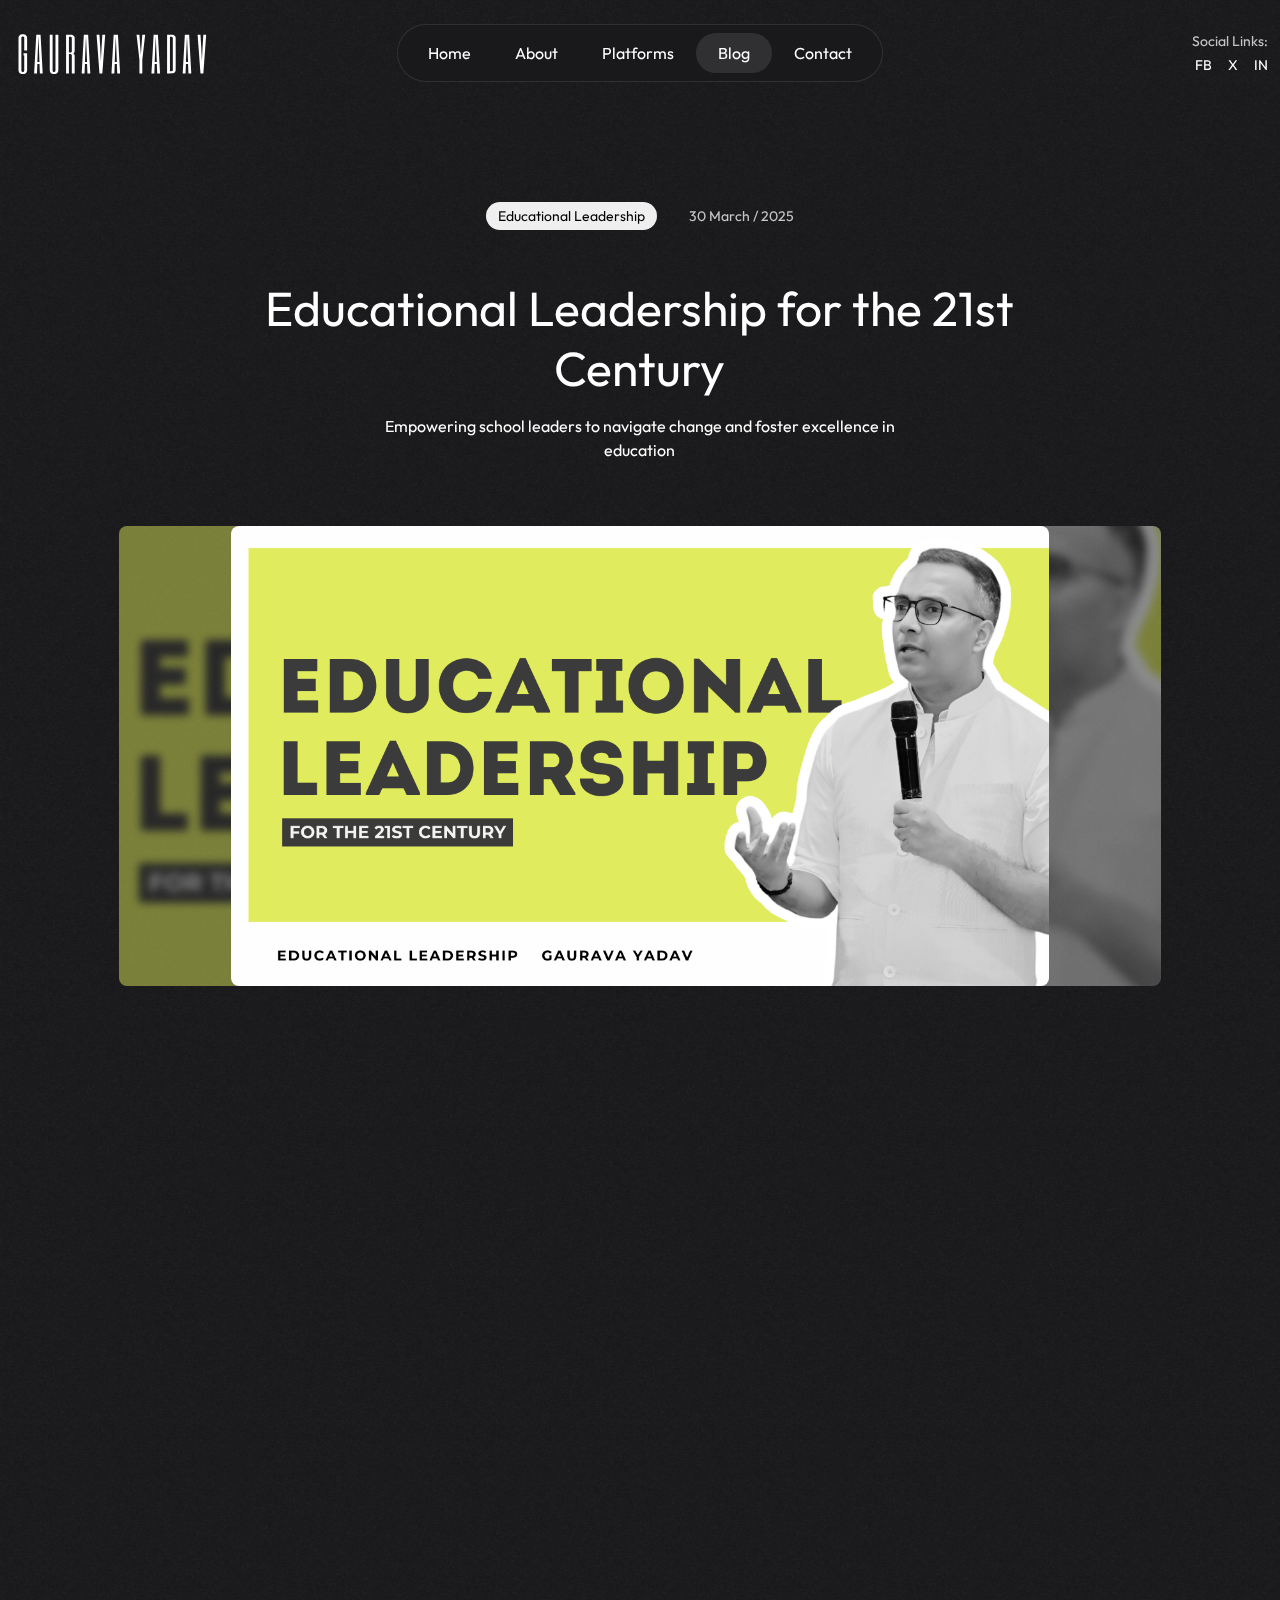
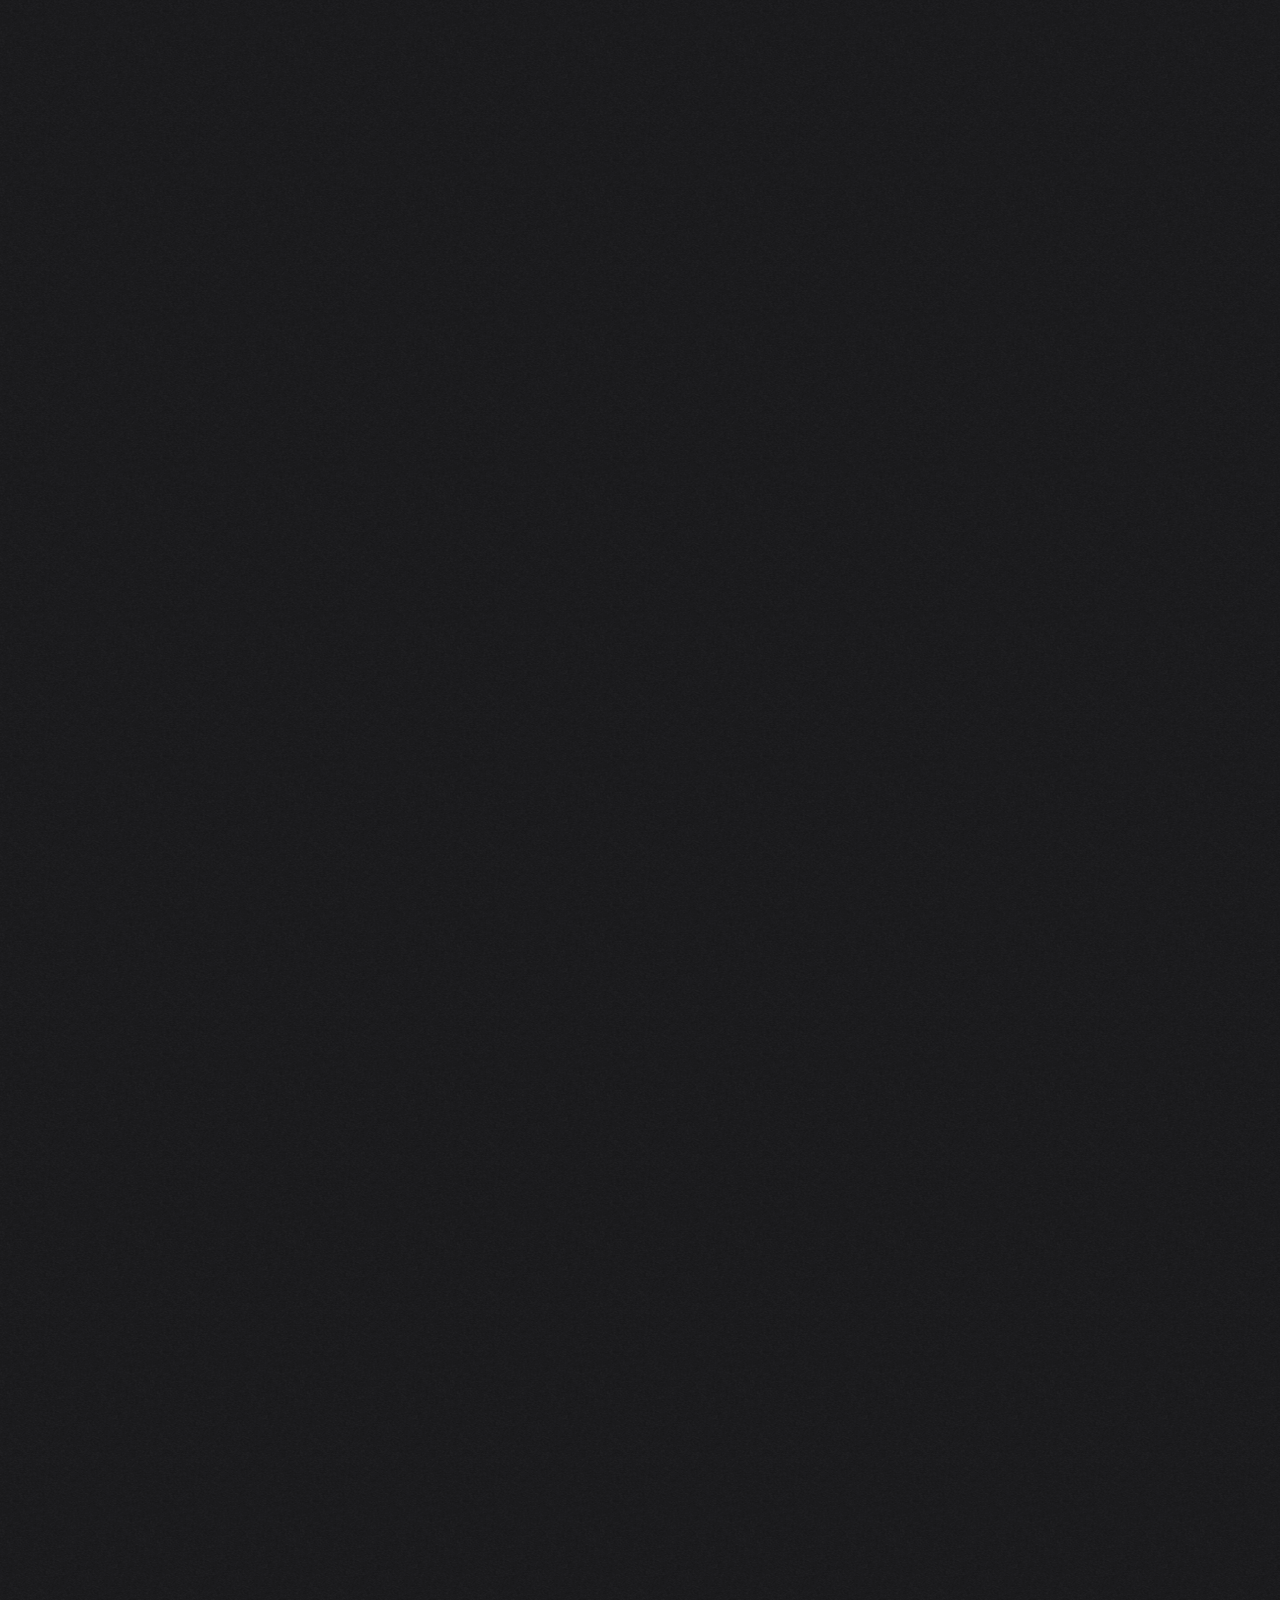
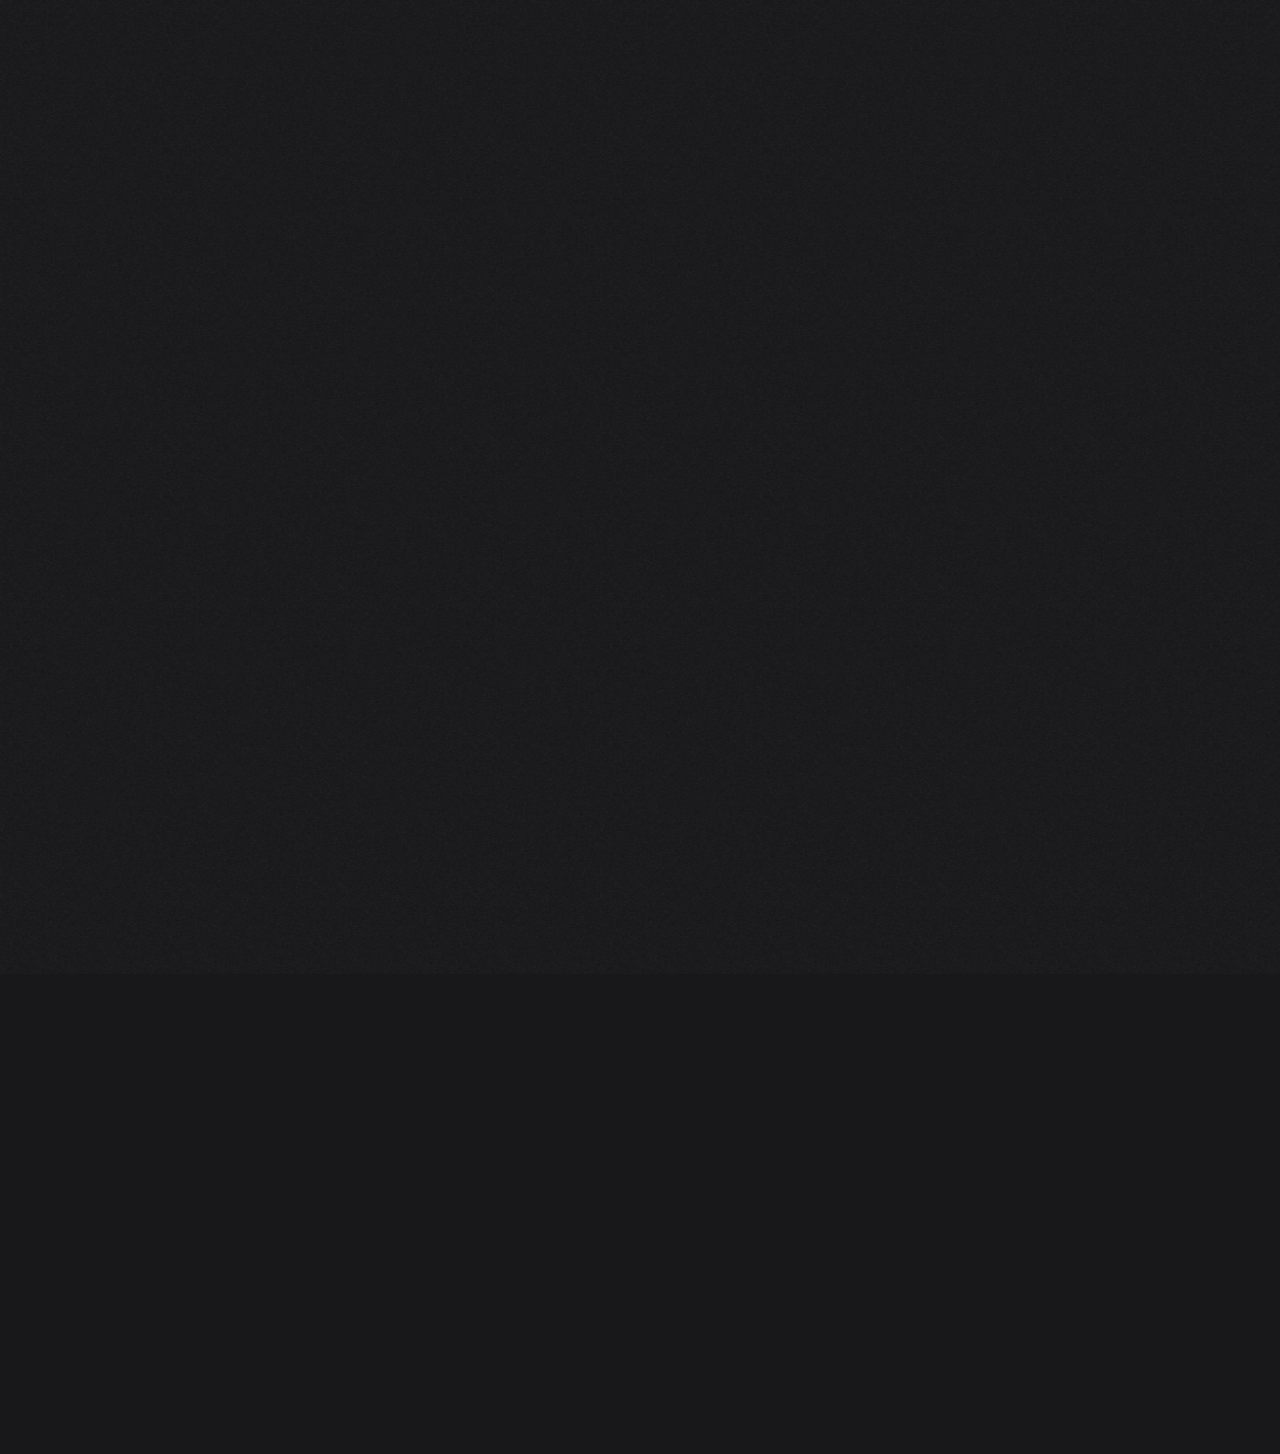
<file: blog-leadership.html>
<!DOCTYPE html>
<html lang="en">
  <head>
    <meta charSet="utf-8" />
    <meta name="viewport" content="width=device-width, initial-scale=1, maximum-scale=5" />
    <title>Educational Leadership for the 21st Century - Gaurava Yadav</title>
    
    <meta name="author" content="Gaurava Yadav" />
    <meta name="description" content="Transforming education through effective leadership in a rapidly changing world" />
    <meta property="og:title" content="Educational Leadership for the 21st Century - Gaurava Yadav" />
    <meta property="og:description" content="Transforming education through effective leadership in a rapidly changing world" />
    <meta property="og:image" content="https://gauravayadav.com/images/ogimage.png" />


    <meta name="twitter:title" content="Educational Leadership for the 21st Century - Gaurava Yadav" />
    <meta name="twitter:image" content="https://gauravayadav.com/images/ogimage.png" />
    <meta name="twitter:card" content="summary_large_image" />
    <meta name="twitter:description" content="Transforming education through effective leadership in a rapidly changing world" />
    
    <link rel="shortcut icon" href="./images/favicon.png" type="image/x-icon" />
    
    <link rel="stylesheet" href="./plugins/aos/aos.css">
    <link rel="stylesheet" href="./styles/output.css">
  </head>

  <body>
    <!-- start of header -->
    <header class="fixed top-0 z-[9000] w-full header [&.invisible]:-translate-y-full">
      <div class="container">
        <div class="flex justify-between py-6 items-center relative">
          <!-- logo -->
          <div class="hideOnScroll lg:[&.scrolled]:opacity-0 lg:[&.scrolled]:-translate-x-8 w-1/4 transition-all duration-300">
            <a class="inline-block align-middle" href="./index.html">
              <img alt="Gauarva"  src="./images/logo.svg" />
            </a>
          </div>

          <!-- navbar -->
          <nav class="navbar">
            <span class="indicator"></span>
            <a href="./index.html">Home</a>
            <a href="./about.html">About</a>
            <a href="./platforms.html">Platforms</a>
            <a class="active" href="./blog.html">Blog</a>
            <a href="./contact.html">Contact</a>
          </nav>
          <div class="navOverlay"></div>

          <!-- toggle mobile-nav -->
          <button type="button" aria-label="Toggle Mobile Navigation" class="navToggler">
            <svg xmlns="http://www.w3.org/2000/svg" width="24" height="24" viewBox="0 0 24 24" stroke-width="2" stroke="currentColor" fill="none" stroke-linecap="round" stroke-linejoin="round">
              <path stroke="none" d="M0 0h24v24H0z" fill="none"></path>
              <path d="M4 8l16 0"></path>
              <path d="M4 16l16 0"></path>
            </svg>
            <svg xmlns="http://www.w3.org/2000/svg" width="24" height="24" viewBox="0 0 24 24" stroke-width="2" stroke="currentColor" fill="none" stroke-linecap="round" stroke-linejoin="round">
              <path stroke="none" d="M0 0h24v24H0z" fill="none"></path>
              <path d="M18 6l-12 12"></path>
              <path d="M6 6l12 12"></path>
            </svg>
          </button>

          <!-- social links -->
          <div class="hideOnScroll lg:[&.scrolled]:opacity-0 lg:[&.scrolled]:translate-x-8 w-1/4 transition-all duration-300 text-right text-sm hidden lg:block">
            <span class="block text-white/75 mb-1">Social Links:</span>
            <ul class="inline-flex gap-x-4">
              <li class="inline-block hover:opacity-75 transition-op duration-300">
                <a href="https://www.facebook.com/gauravayadavindia/" class="link">FB</a>
              </li>
              <li class="inline-block hover:opacity-75 transition-op duration-300">
                <a href="https://x.com/yadavgaurava" class="link">X</a>
              </li>
              <li class="inline-block hover:opacity-75 transition-op duration-300">
                <a href="https://www.linkedin.com/in/gauravayadav/" class="link">IN</a>
              </li>
            </ul>
          </div>
        </div>
      </div>
    </header>
    <!-- end of header -->

    <!-- start of main -->
    <main class="bg-dark relative z-10 pt-[92px] lg:pt-[106px] min-h-[82vh] overflow-hidden">

      <!-- ================= start of blog-details ================= -->
      <section class="pt-24 pb-28">
        <div class="container">
          <div class="row justify-center">
            <div class="lg:col-8 text-center banner mb-16" data-aos="fade-up-sm">
              <div class="flex flex-wrap items-center justify-center mb-12 space-x-8">
                <span class="inline-block text-sm rounded-full bg-[#efefef] px-3 py-1 capitalize text-black">educational leadership</span>
                <span class="opacity-75 text-sm">30 March / 2025</span>
              </div>
              <h1 class="text-4xl md:text-5xl mb-4 !leading-tight">Educational Leadership for the 21st Century</h1>
              <p class="max-w-xl mx-auto">Empowering school leaders to navigate change and foster excellence in education</p>
            </div>
            <div class="lg:col-10 mx-auto" data-aos="fade-up-sm" data-aos-delay="100">
              <div class="h-[460px] bg-black/20 overflow-hidden relative z-10 rounded-lg">
                <img alt="Educational Leadership" loading="lazy" width="1020" height="460" class="w-auto h-[460px] object-cover object-center mx-auto z-10 rounded-lg" src="./images/blog/2.png" />
                <img alt="Educational Leadership" width="100" height="100" class="w-full h-[500px] object-cover filter blur-sm absolute top-0 left-0 -z-10 scale-110 opacity-50" src="./images/blog/2.png" />
              </div>
            </div>
            <div class="xl:col-9 lg:col-10 mx-auto" data-aos="fade-in">
              <div class="sm:flex flex-wrap sm:flex-nowrap w-full pt-20">
                <div class="sm:order-2 sm:pl-12 xl:pl-24">
                  <article class="content content-light">
                    <p>
                      <em>As the founder of the Indian Principals' Network (IPN) FORUM, I've had the privilege of working with over 15,000 school leaders across 55+ countries. This vast experience has given me unique insights into the evolving landscape of educational leadership. In this post, I want to share my thoughts on what effective educational leadership looks like in the 21st century.</em>
                    </p>

                    <h2>The Changing Role of Educational Leaders</h2>
                    <p>The role of school principals and educational leaders has undergone a profound transformation in recent years. No longer are principals merely administrative managers; they are now expected to be visionary leaders, instructional coaches, community builders, and agents of change. This expanded role requires a new set of skills and mindsets.</p>

                    <p>In my interactions with school leaders through IPN, I've observed that the most successful educational leaders share several key qualities that set them apart in today's complex educational landscape.</p>

                    <!-- blockquote -->
                    <blockquote>
                      <p>"The most effective school leaders are those who can balance vision with pragmatism, innovation with tradition, and authority with empowerment. They lead not from a position of power, but from a foundation of purpose." <cite>— Gaurava Yadav</cite>
                      </p>
                    </blockquote>

                    <h2>Key Attributes of Effective 21st Century Educational Leaders</h2>

                    <h3>1. Adaptive Vision</h3>
                    <p>Today's educational leaders must have a clear vision for their schools that is both ambitious and adaptable. The rapid pace of technological, social, and economic change means that rigid, unchanging visions quickly become obsolete. The most effective leaders I've worked with maintain a strong core purpose while continuously refining their strategy based on emerging needs and opportunities.</p>

                    <h3>2. Distributed Leadership</h3>
                    <p>Gone are the days of the heroic, solo leader who single-handedly transforms a school. The complexity of modern educational challenges requires collaborative approaches that leverage the diverse talents and perspectives within the school community. Successful principals actively empower teachers, staff, students, and parents to take on leadership roles, creating a culture of shared ownership and innovation.</p>

                    <h3>3. Data-Informed Decision Making</h3>
                    <p>Effective educational leaders use data not just to measure performance but to inform continuous improvement. They gather multiple forms of evidence—from academic assessments to stakeholder feedback—and use this information to guide strategic decisions. However, they also recognize that not everything of value can be measured, balancing quantitative metrics with qualitative insights.</p>

                    <h3>4. Cultural Competence</h3>
                    <p>In our increasingly diverse and interconnected world, educational leaders must develop deep cultural competence. This means not only respecting diversity but actively leveraging different cultural perspectives to enrich the educational experience. Leaders who can navigate cultural differences effectively create more inclusive and equitable learning environments.</p>

                    <h3>5. Technological Fluency</h3>
                    <p>While school leaders don't need to be technology experts, they do need to understand how digital tools can transform teaching and learning. The most forward-thinking principals I've worked with maintain a balanced perspective on technology—embracing its potential while being mindful of its limitations and ethical implications.</p>

                    <h2>Developing the Next Generation of School Leaders</h2>
                    <p>At IPN, we've dedicated ourselves to nurturing these qualities in current and aspiring school leaders. Our approach to leadership development focuses on several key strategies:</p>

                    <h3>Collaborative Learning Networks</h3>
                    <p>We've found that school leaders learn best from each other. By connecting principals across different contexts—from rural schools to urban academies, from traditional institutions to innovative startups—we create opportunities for cross-pollination of ideas and practices.</p>

                    <h3>Mentorship Programs</h3>
                    <p>Pairing experienced principals with emerging leaders provides valuable guidance and accelerates leadership development. These relationships often evolve into mutual learning partnerships, with newer leaders bringing fresh perspectives that challenge established thinking.</p>

                    <h3>Real-World Problem Solving</h3>
                    <p>Effective leadership development goes beyond theory. We engage school leaders in tackling authentic challenges in their schools, providing structured support and feedback as they implement solutions.</p>

                    <h3>Reflective Practice</h3>
                    <p>Perhaps the most powerful tool for leadership growth is structured reflection. We encourage school leaders to regularly examine their decisions, actions, and impact, building self-awareness and adaptive capacity.</p>

                    <h2>The Path Forward</h2>
                    <p>As we look to the future of educational leadership, several emerging trends will shape the landscape:</p>

                    <ul>
                      <li><strong>Well-being Focus:</strong> School leaders will increasingly prioritize student and staff well-being as foundational to academic success</li>
                      <li><strong>Systems Thinking:</strong> Effective principals will think beyond their school walls, understanding how their institutions fit into broader educational and social ecosystems</li>
                      <li><strong>Entrepreneurial Mindsets:</strong> Resource constraints will require leaders to become more innovative in how they secure and allocate resources</li>
                      <li><strong>Global Perspective:</strong> Even locally-focused schools will need to prepare students for a global context, requiring leaders with international awareness</li>
                    </ul>

                    <p>Through the Indian Principals' Network, we remain committed to supporting school leaders on this journey. By connecting educational leaders across boundaries, facilitating knowledge exchange, and providing targeted development opportunities, we aim to catalyze school leadership that is ready for the challenges and opportunities of the 21st century.</p>

                    <p>Our collective success in transforming education depends on how effectively we nurture and empower those who lead our schools. I invite all educational stakeholders to join us in this vital mission.</p>
                  </article>
                </div>
                <div class="sm:order-1 w-full sm:w-auto">
                  <div class="sticky top-8">
                    <ul class="text-white mt-10 sm:mt-2 [&>li]:bg-light/10 [&>li]:rounded-lg [&>li]:leading-none [&>li]:mb-3 [&>li:hover]:bg-light/20 flex flex-wrap space-x-5 sm:space-x-0 sm:inline-block items-center justify-center border-t border-b sm:border-none border-light/10 pt-3 sm:pt-0">
                      <li class="transition-all duration-300">
                        <a href="https://twitter.com/intent/tweet?text=Educational Leadership for the 21st Century&url=https://gauravayadav.com/blog-leadership.html" target="_blank" rel="noopener noreferrer" class="h-11 w-11 flex items-center justify-center">
                          <svg xmlns="http://www.w3.org/2000/svg" height="1em" viewBox="0 0 512 512" class="text-white" fill="currentColor">
                            <path d="M459.37 151.716c.325 4.548.325 9.097.325 13.645 0 138.72-105.583 298.558-298.558 298.558-59.452 0-114.68-17.219-161.137-47.106 8.447.974 16.568 1.299 25.34 1.299 49.055 0 94.213-16.568 130.274-44.832-46.132-.975-84.792-31.188-98.112-72.772 6.498.974 12.995 1.624 19.818 1.624 9.421 0 18.843-1.3 27.614-3.573-48.081-9.747-84.143-51.98-84.143-102.985v-1.299c13.969 7.797 30.214 12.67 47.431 13.319-28.264-18.843-46.781-51.005-46.781-87.391 0-19.492 5.197-37.36 14.294-52.954 51.655 63.675 129.3 105.258 216.365 109.807-1.624-7.797-2.599-15.918-2.599-24.04 0-57.828 46.782-104.934 104.934-104.934 30.213 0 57.502 12.67 76.67 33.137 23.715-4.548 46.456-13.32 66.599-25.34-7.798 24.366-24.366 44.833-46.132 57.827 21.117-2.273 41.584-8.122 60.426-16.243-14.292 20.791-32.161 39.308-52.628 54.253z"></path>
                          </svg>
                        </a>
                      </li>
                      <li class="transition-all duration-300">
                        <a href="https://www.facebook.com/sharer.php?u=https://gauravayadav.com/blog-leadership.html&quote=Educational Leadership for the 21st Century" target="_blank" rel="noopener noreferrer" class="h-11 w-11 flex items-center justify-center">
                          <svg xmlns="http://www.w3.org/2000/svg" height="1em" viewBox="0 0 512 512" class="text-white" fill="currentColor">
                            <path d="M504 256C504 119 393 8 256 8S8 119 8 256c0 123.78 90.69 226.38 209.25 245V327.69h-63V256h63v-54.64c0-62.15 37-96.48 93.67-96.48 27.14 0 55.52 4.84 55.52 4.84v61h-31.28c-30.8 0-40.41 19.12-40.41 38.73V256h68.78l-11 71.69h-57.78V501C413.31 482.38 504 379.78 504 256z"></path>
                          </svg>
                        </a>
                      </li>
                      <li class="transition-all duration-300">
                        <a href="https://www.linkedin.com/sharing/share-offsite/?url=https://gauravayadav.com/blog-leadership.html" target="_blank" rel="noopener noreferrer" class="h-11 w-11 flex items-center justify-center">
                          <svg xmlns="http://www.w3.org/2000/svg" height="1em" viewBox="0 0 448 512" class="text-white" fill="currentColor">
                            <path d="M416 32H31.9C14.3 32 0 46.5 0 64.3v383.4C0 465.5 14.3 480 31.9 480H416c17.6 0 32-14.5 32-32.3V64.3c0-17.8-14.4-32.3-32-32.3zM135.4 416H69V202.2h66.5V416zm-33.2-243c-21.3 0-38.5-17.3-38.5-38.5S80.9 96 102.2 96c21.2 0 38.5 17.3 38.5 38.5 0 21.3-17.2 38.5-38.5 38.5zm282.1 243h-66.4V312c0-24.8-.5-56.7-34.5-56.7-34.6 0-39.9 27-39.9 54.9V416h-66.4V202.2h63.7v29.2h.9c8.9-16.8 30.6-34.5 62.9-34.5 67.2 0 79.7 44.3 79.7 101.9V416z"></path>
                          </svg>
                        </a>
                      </li>
                    </ul>
                  </div>
                </div>
              </div>
            </div>
          </div>
        </div>
      </section>
      <!-- ================= end of blog-details ================= -->

    </main>
    <!-- end of main -->

    <!-- ================= start of footer ================= -->
    <footer class="pt-28 pb-20 sticky bottom-0 z-[1]">
      <div class="mb-16 overflow-hidden">
        <a class="footer-cta block text-4xl md:text-5xl font-secondary font-medium mb-8" href="contact.html">
          <!-- Scrolling Line 1 -->
          <div class="animated-line animated-line-one mb-5">
            <div class="line-block">
              <span class="mr-20 md:mr-24">
                <span class="cta-text">Let's make something</span>
                <img alt="arrow-right" loading="lazy" width="39" height="31" class="inline-block ml-10 md:ml-16 cta-icon" src="./images/arrow-right.svg" />
              </span>
              <span class="mr-20 md:mr-24">
                <span class="cta-text">Let's make something</span>
                <img alt="arrow-right" loading="lazy" width="39" height="31" class="inline-block ml-10 md:ml-16 cta-icon" src="./images/arrow-right.svg" />
              </span>
              <span class="mr-20 md:mr-24">
                <span class="cta-text">Let's make something</span>
                <img alt="arrow-right" loading="lazy" width="39" height="31" class="inline-block ml-10 md:ml-16 cta-icon" src="./images/arrow-right.svg" />
              </span>
              <span class="mr-20 md:mr-24">
                <span class="cta-text">Let's make something</span>
                <img alt="arrow-right" loading="lazy" width="39" height="31" class="inline-block ml-10 md:ml-16 cta-icon" src="./images/arrow-right.svg" />
              </span>
              <span class="mr-20 md:mr-24">
                <span class="cta-text">Let's make something</span>
                <img alt="arrow-right" loading="lazy" width="39" height="31" class="inline-block ml-10 md:ml-16 cta-icon" src="./images/arrow-right.svg" />
              </span>
            </div>
            <div class="line-block-copy">
              <span class="mr-20 md:mr-24">
                <span class="cta-text">Let's make something</span>
                <img alt="arrow-right" loading="lazy" width="39" height="31" class="inline-block ml-10 md:ml-16 cta-icon" src="./images/arrow-right.svg" />
              </span>
              <span class="mr-20 md:mr-24">
                <span class="cta-text">Let's make something</span>
                <img alt="arrow-right" loading="lazy" width="39" height="31" class="inline-block ml-10 md:ml-16 cta-icon" src="./images/arrow-right.svg" />
              </span>
              <span class="mr-20 md:mr-24">
                <span class="cta-text">Let's make something</span>
                <img alt="arrow-right" loading="lazy" width="39" height="31" class="inline-block ml-10 md:ml-16 cta-icon" src="./images/arrow-right.svg" />
              </span>
              <span class="mr-20 md:mr-24">
                <span class="cta-text">Let's make something</span>
                <img alt="arrow-right" loading="lazy" width="39" height="31" class="inline-block ml-10 md:ml-16 cta-icon" src="./images/arrow-right.svg" />
              </span>
              <span class="mr-20 md:mr-24">
                <span class="cta-text">Let's make something</span>
                <img alt="arrow-right" loading="lazy" width="39" height="31" class="inline-block ml-10 md:ml-16 cta-icon" src="./images/arrow-right.svg" />
              </span>
            </div>
          </div>
          <!-- Scrolling Line 2 -->
          <div class="animated-line animated-line-two">
            <div class="line-block">
              <span class="mr-20 md:mr-24">
                <span class="cta-text">Let's make something</span>
                <img alt="arrow-right" loading="lazy" width="39" height="31" class="inline-block ml-10 md:ml-16 cta-icon" src="./images/arrow-right.svg" />
              </span>
              <span class="mr-20 md:mr-24">
                <span class="cta-text">Let's make something</span>
                <img alt="arrow-right" loading="lazy" width="39" height="31" class="inline-block ml-10 md:ml-16 cta-icon" src="./images/arrow-right.svg" />
              </span>
              <span class="mr-20 md:mr-24">
                <span class="cta-text">Let's make something</span>
                <img alt="arrow-right" loading="lazy" width="39" height="31" class="inline-block ml-10 md:ml-16 cta-icon" src="./images/arrow-right.svg" />
              </span>
              <span class="mr-20 md:mr-24">
                <span class="cta-text">Let's make something</span>
                <img alt="arrow-right" loading="lazy" width="39" height="31" class="inline-block ml-10 md:ml-16 cta-icon" src="./images/arrow-right.svg" />
              </span>
              <span class="mr-20 md:mr-24">
                <span class="cta-text">Let's make something</span>
                <img alt="arrow-right" loading="lazy" width="39" height="31" class="inline-block ml-10 md:ml-16 cta-icon" src="./images/arrow-right.svg" />
              </span>
            </div>
            <div class="line-block-copy">
              <span class="mr-20 md:mr-24">
                <span class="cta-text">Let's make something</span>
                <img alt="arrow-right" loading="lazy" width="39" height="31" class="inline-block ml-10 md:ml-16 cta-icon" src="./images/arrow-right.svg" />
              </span>
              <span class="mr-20 md:mr-24">
                <span class="cta-text">Let's make something</span>
                <img alt="arrow-right" loading="lazy" width="39" height="31" class="inline-block ml-10 md:ml-16 cta-icon" src="./images/arrow-right.svg" />
              </span>
              <span class="mr-20 md:mr-24">
                <span class="cta-text">Let's make something</span>
                <img alt="arrow-right" loading="lazy" width="39" height="31" class="inline-block ml-10 md:ml-16 cta-icon" src="./images/arrow-right.svg" />
              </span>
              <span class="mr-20 md:mr-24">
                <span class="cta-text">Let's make something</span>
                <img alt="arrow-right" loading="lazy" width="39" height="31" class="inline-block ml-10 md:ml-16 cta-icon" src="./images/arrow-right.svg" />
              </span>
              <span class="mr-20 md:mr-24">
                <span class="cta-text">Let's make something</span>
                <img alt="arrow-right" loading="lazy" width="39" height="31" class="inline-block ml-10 md:ml-16 cta-icon" src="./images/arrow-right.svg" />
              </span>
            </div>
          </div>
        </a>
      </div>
      <div class="container">
        <div class="row">
          <div class="md:col-6 text-center md:text-left mb-4">
            <!-- Social Links -->
            <ul class="inline-flex flex-wrap justify-center md:justify-start gap-x-6">
              <li class="inline-block hover:opacity-75 transition-op duration-300">
                <a href="https://www.facebook.com/gauravayadavindia/" class="link">Facebook</a>
              </li>
              <li class="inline-block hover:opacity-75 transition-op duration-300">
                <a href="https://x.com/yadavgaurava" class="link">Twitter</a>
              </li>
              <li class="inline-block hover:opacity-75 transition-op duration-300">
                <a href="https://www.linkedin.com/in/gauravayadav/" class="link">Linkedin</a>
              </li>
            </ul>
          </div>
          <div class="md:col-6 text-center md:text-right mb-4">
            <!-- Footer Menu -->
            <ul class="inline-flex flex-wrap justify-center md:justify-end gap-x-6">
              <li class="inline-block hover:opacity-75 transition-op duration-300">
                <a href="./privacy.html" class="link">Privacy policy</a>
              </li>
            </ul>
          </div>
          <!-- Copyright -->
          <div class="md:col-6 text-center md:text-left mb-4 md:mb-0">
            <p class="text-white/75">© 2025 Gauarva Yadav. All rights reserved.</p>
          </div>
          <!-- Developer Info -->
          <div class="md:col-6 text-center md:text-right">
            <p class="text-white/75">Developed by <a class="link text-white" href="https://endeavourdigital.in/" target="_blank" rel="noopener noreferrer">Endeavour Digital</a>
            </p>
          </div>
        </div>
      </div>
    </footer>
    <!-- ================= end of footer ================= -->

    <!-- start of script -->
    <script src="./plugins/aos/aos.js"></script>
    <script src="./scripts/main.js"></script>
  </body>
</html>
</file>
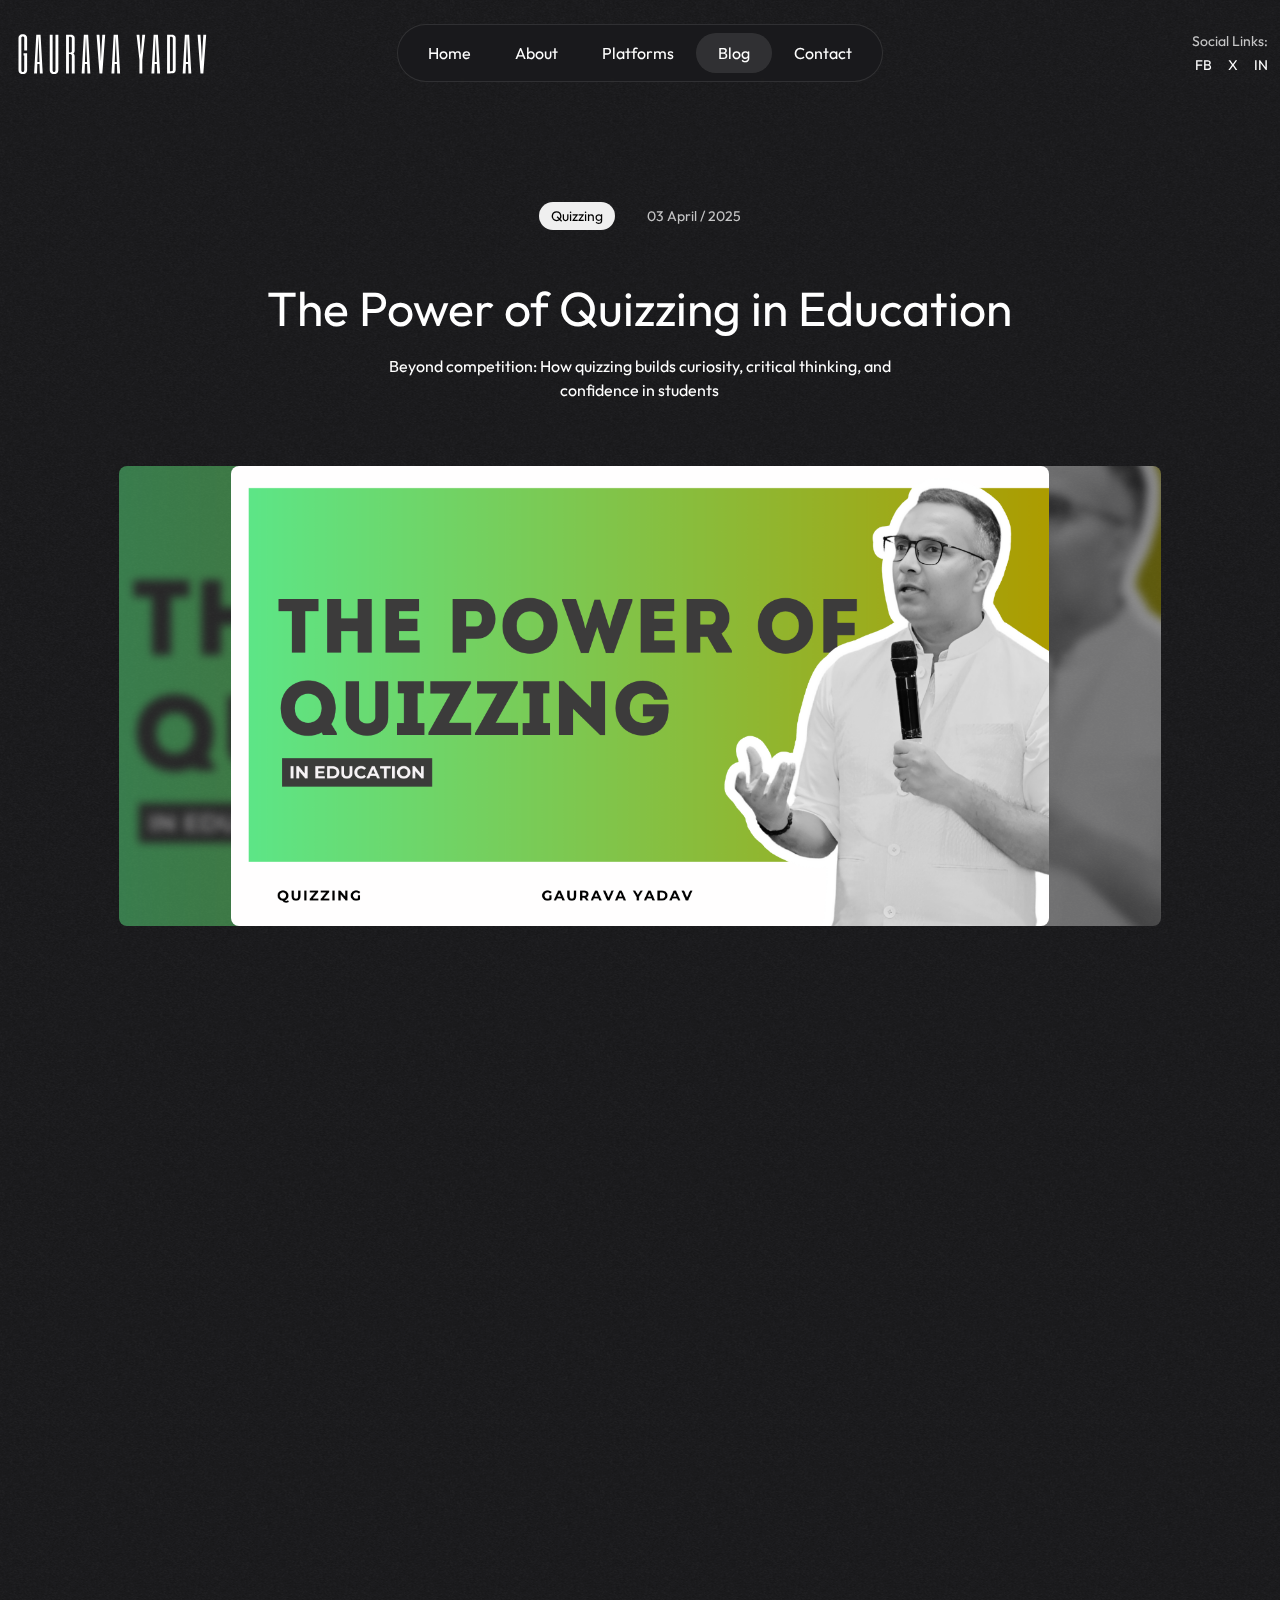
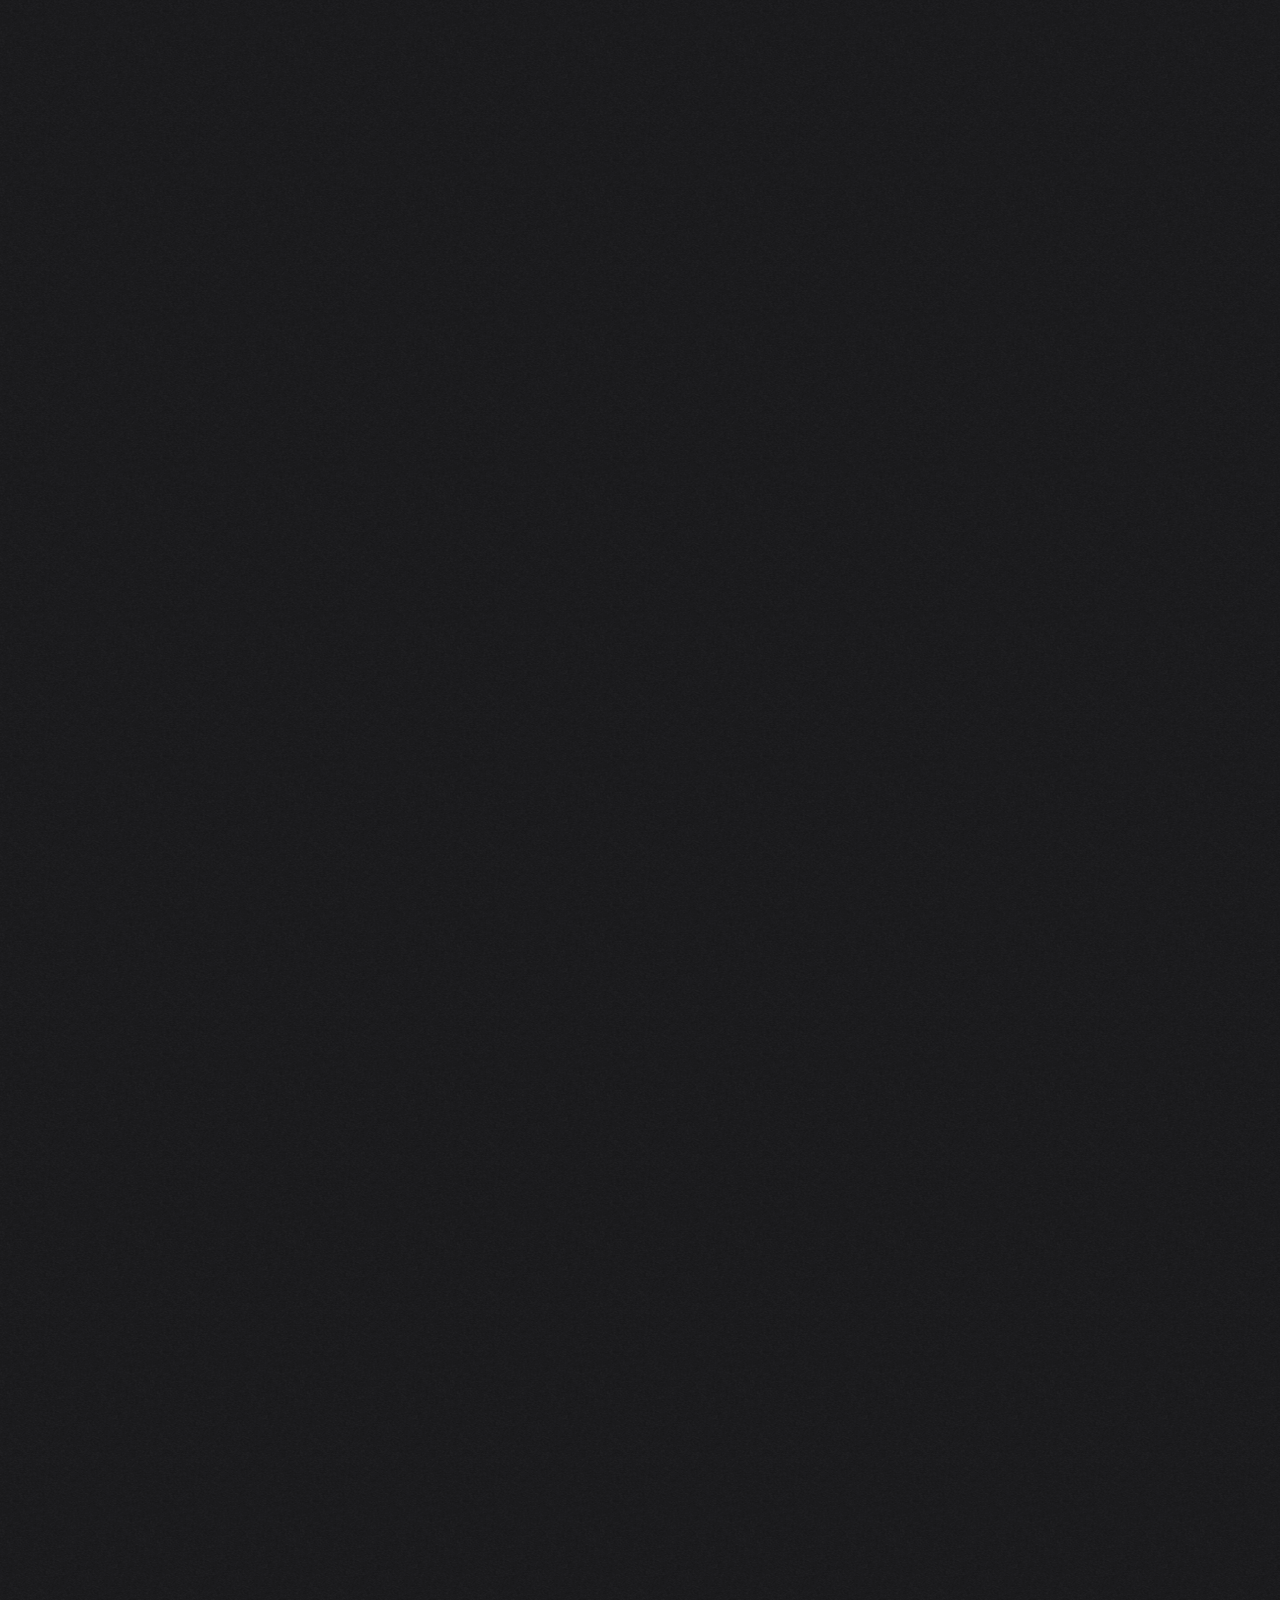
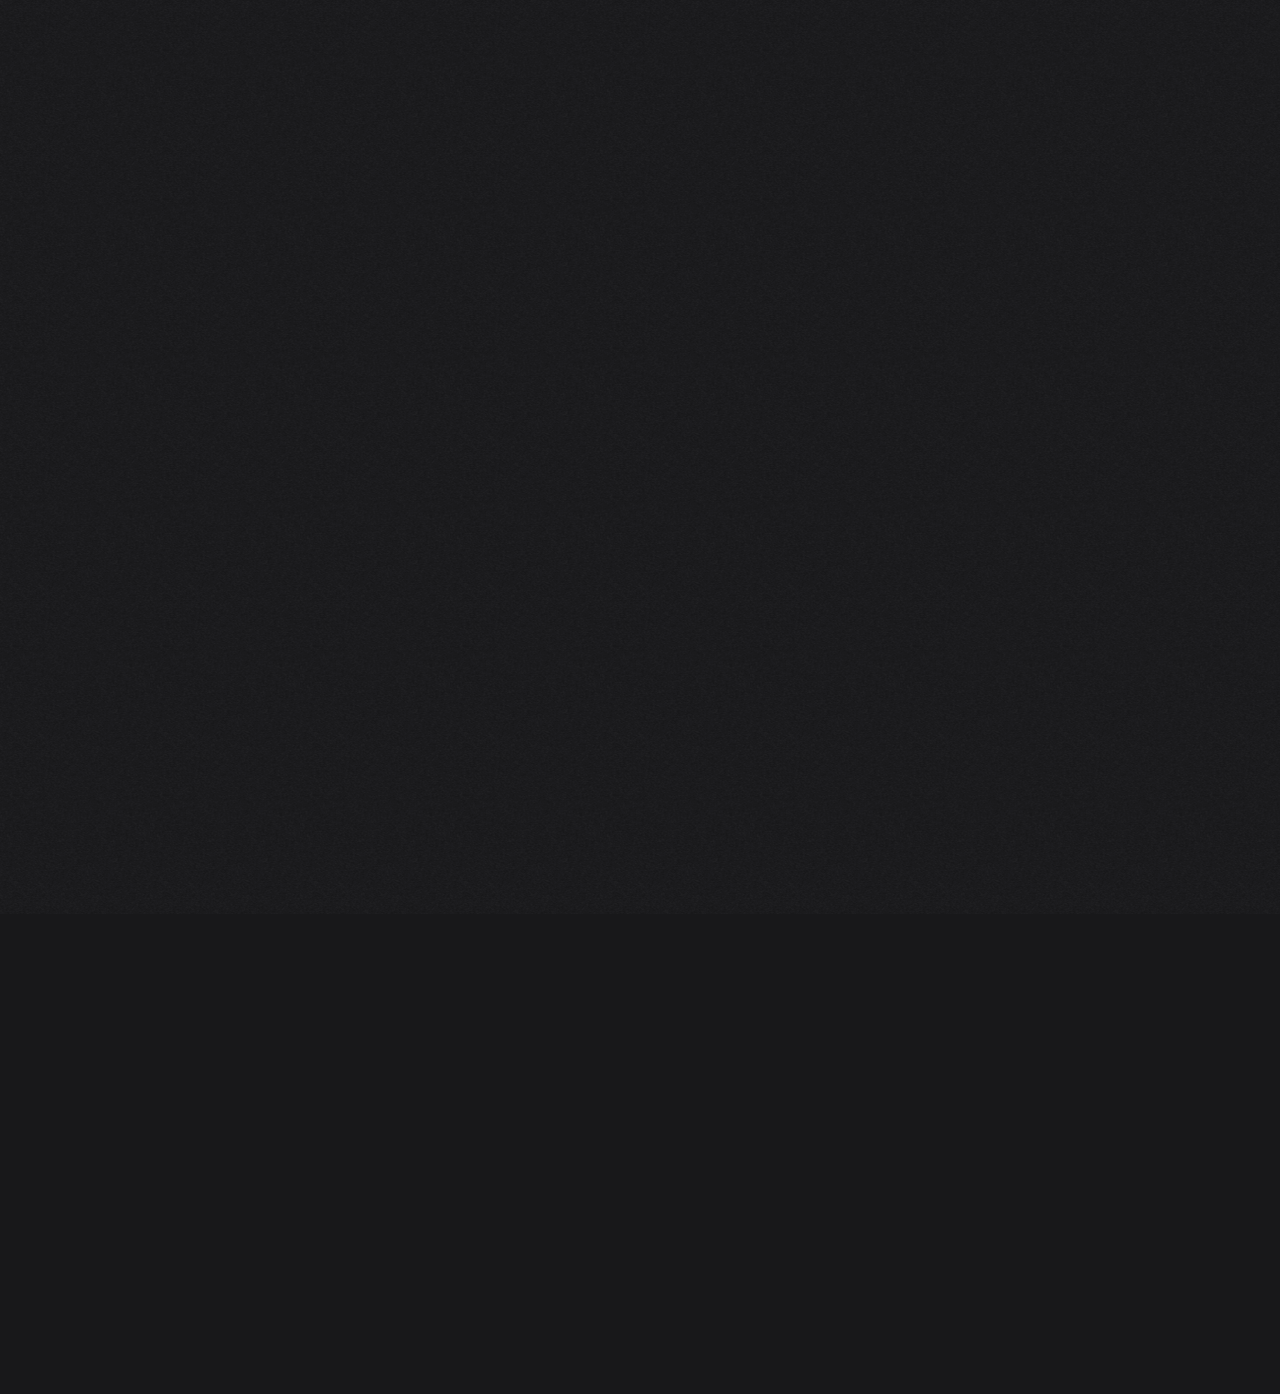
<file: blog-quizzing.html>
<!DOCTYPE html>
<html lang="en">
  <head>
    <meta charSet="utf-8" />
    <meta name="viewport" content="width=device-width, initial-scale=1, maximum-scale=5" />
    <title>The Power of Quizzing in Education - Gaurava Yadav</title>
    
    <meta name="author" content="Gaurava Yadav" />
    <meta name="description" content="How quizzing can transform learning and develop critical thinking skills in students" />
    <meta property="og:title" content="The Power of Quizzing in Education - Gaurava Yadav" />
    <meta property="og:description" content="How quizzing can transform learning and develop critical thinking skills in students" />
    <meta property="og:image" content="./https://gauravayadav.com/images/ogimage.png" />
    <meta property="og:image:width" content="1200" />
    <meta property="og:image:height" content="630" />

    <meta name="twitter:title" content="The Power of Quizzing in Education - Gaurava Yadav" />
    <meta name="twitter:image" content="./https://gauravayadav.com/images/ogimage.png" />
    <meta name="twitter:card" content="summary_large_image" />
    <meta name="twitter:description" content="How quizzing can transform learning and develop critical thinking skills in students" />
    
    <link rel="shortcut icon" href="./images/favicon.png" type="image/x-icon" />
    
    <link rel="stylesheet" href="./plugins/aos/aos.css">
    <link rel="stylesheet" href="./styles/output.css">
  </head>

  <body>
    <!-- start of header -->
    <header class="fixed top-0 z-[9000] w-full header [&.invisible]:-translate-y-full">
      <div class="container">
        <div class="flex justify-between py-6 items-center relative">
          <!-- logo -->
          <div class="hideOnScroll lg:[&.scrolled]:opacity-0 lg:[&.scrolled]:-translate-x-8 w-1/4 transition-all duration-300">
            <a class="inline-block align-middle" href="./index.html">
              <img alt="Gauarva"  src="./images/logo.svg" />
            </a>
          </div>

          <!-- navbar -->
          <nav class="navbar">
            <span class="indicator"></span>
            <a href="./index.html">Home</a>
            <a href="./about.html">About</a>
            <a href="./platforms.html">Platforms</a>
            <a class="active" href="./blog.html">Blog</a>
            <a href="./contact.html">Contact</a>
          </nav>
          <div class="navOverlay"></div>

          <!-- toggle mobile-nav -->
          <button type="button" aria-label="Toggle Mobile Navigation" class="navToggler">
            <svg xmlns="http://www.w3.org/2000/svg" width="24" height="24" viewBox="0 0 24 24" stroke-width="2" stroke="currentColor" fill="none" stroke-linecap="round" stroke-linejoin="round">
              <path stroke="none" d="M0 0h24v24H0z" fill="none"></path>
              <path d="M4 8l16 0"></path>
              <path d="M4 16l16 0"></path>
            </svg>
            <svg xmlns="http://www.w3.org/2000/svg" width="24" height="24" viewBox="0 0 24 24" stroke-width="2" stroke="currentColor" fill="none" stroke-linecap="round" stroke-linejoin="round">
              <path stroke="none" d="M0 0h24v24H0z" fill="none"></path>
              <path d="M18 6l-12 12"></path>
              <path d="M6 6l12 12"></path>
            </svg>
          </button>

          <!-- social links -->
          <div class="hideOnScroll lg:[&.scrolled]:opacity-0 lg:[&.scrolled]:translate-x-8 w-1/4 transition-all duration-300 text-right text-sm hidden lg:block">
            <span class="block text-white/75 mb-1">Social Links:</span>
            <ul class="inline-flex gap-x-4">
              <li class="inline-block hover:opacity-75 transition-op duration-300">
                <a href="https://www.facebook.com/gauravayadavindia/" class="link">FB</a>
              </li>
              <li class="inline-block hover:opacity-75 transition-op duration-300">
                <a href="https://x.com/yadavgaurava" class="link">X</a>
              </li>
              <li class="inline-block hover:opacity-75 transition-op duration-300">
                <a href="https://www.linkedin.com/in/gauravayadav/" class="link">IN</a>
              </li>
            </ul>
          </div>
        </div>
      </div>
    </header>
    <!-- end of header -->

    <!-- start of main -->
    <main class="bg-dark relative z-10 pt-[92px] lg:pt-[106px] min-h-[82vh] overflow-hidden">

      <!-- ================= start of blog-details ================= -->
      <section class="pt-24 pb-28">
        <div class="container">
          <div class="row justify-center">
            <div class="lg:col-8 text-center banner mb-16" data-aos="fade-up-sm">
              <div class="flex flex-wrap items-center justify-center mb-12 space-x-8">
                <span class="inline-block text-sm rounded-full bg-[#efefef] px-3 py-1 capitalize text-black">quizzing</span>
                <span class="opacity-75 text-sm">03 April / 2025</span>
              </div>
              <h1 class="text-4xl md:text-5xl mb-4 !leading-tight">The Power of Quizzing in Education</h1>
              <p class="max-w-xl mx-auto">Beyond competition: How quizzing builds curiosity, critical thinking, and confidence in students</p>
            </div>
            <div class="lg:col-10 mx-auto" data-aos="fade-up-sm" data-aos-delay="100">
              <div class="h-[460px] bg-black/20 overflow-hidden relative z-10 rounded-lg">
                <img alt="Quizzing in Education" loading="lazy" width="1020" height="460" class="w-auto h-[460px] object-cover object-center mx-auto z-10 rounded-lg" src="./images/blog/3.png" />
                <img alt="Quizzing in Education" width="100" height="100" class="w-full h-[500px] object-cover filter blur-sm absolute top-0 left-0 -z-10 scale-110 opacity-50" src="./images/blog/3.png" />
              </div>
            </div>
            <div class="xl:col-9 lg:col-10 mx-auto" data-aos="fade-in">
              <div class="sm:flex flex-wrap sm:flex-nowrap w-full pt-20">
                <div class="sm:order-2 sm:pl-12 xl:pl-24">
                  <article class="content content-light">
                    <p>
                      <em>As an avid quizzer, business quiz champion, and founder of EduAce Services, which has reached over 150,000 students through school quizzing programs across India, I've witnessed firsthand the transformative power of quizzing in education. In this post, I want to share why I believe quizzing is a critical yet underutilized educational tool.</em>
                    </p>

                    <h2>More Than Just Questions and Answers</h2>
                    <p>When most people think of quizzing, they envision a competitive game of rapid-fire questions testing factual knowledge. While this is one aspect of quizzing, the educational value runs much deeper. At its best, quizzing is not merely about testing what students already know—it's about sparking curiosity, encouraging connected thinking, and building intellectual confidence.</p>

                    <p>Through my work with students in Tier 2 and Tier 3 cities across India, I've seen how well-designed quiz programs can transform educational outcomes and mindsets.</p>

                    <!-- blockquote -->
                    <blockquote>
                      <p>"A good quiz question doesn't just test knowledge—it tells a story, makes connections, and leaves participants wanting to learn more. The goal isn't simply to separate those who know from those who don't, but to inspire everyone to discover what they don't yet know." <cite>— Gaurava Yadav</cite>
                      </p>
                    </blockquote>

                    <h2>The Educational Benefits of Quizzing</h2>

                    <h3>1. Active Recall and Improved Retention</h3>
                    <p>Cognitive science has consistently shown that the act of retrieving information—exactly what happens during quizzing—significantly strengthens memory compared to passive study methods. This "testing effect" helps students build stronger neural pathways to knowledge, making it more accessible when needed.</p>

                    <h3>2. Developing a Connected Knowledge Web</h3>
                    <p>Well-crafted quiz questions often require connecting dots across different subjects and domains. This interdisciplinary thinking helps students develop a web of connected knowledge rather than isolated facts. When a student realizes how historical events influenced literature, or how scientific principles apply to economics, they begin to see education not as separate subjects but as an integrated understanding of the world.</p>

                    <h3>3. Building Intellectual Confidence</h3>
                    <p>There's a special kind of confidence that comes from knowing you can recall information under pressure. For many students, especially those from less privileged backgrounds, quiz success offers validation that they can compete intellectually on any stage. I've watched shy students from small towns transform into confident knowledge seekers after experiencing success in quiz competitions.</p>

                    <h3>4. Fostering Curiosity and Self-Directed Learning</h3>
                    <p>Perhaps the most valuable outcome of quizzing is how it stimulates curiosity. A good quiz question doesn't end with the answer—it begins a journey of discovery. Students who participate in quizzing regularly develop a habit of asking "why" and "how" questions, becoming more self-directed in their learning.</p>

                    <h2>Quizzing for the Digital Age</h2>
                    <p>In an era where factual information is instantly available on our devices, some might question the relevance of quizzing. But I believe it's more important than ever, precisely because:</p>

                    <ul>
                      <li><strong>Information Discernment:</strong> Quizzing helps students distinguish between reliable and unreliable information sources</li>
                      <li><strong>Knowledge Integration:</strong> While AI can provide information, the human ability to connect disparate facts into meaningful insights remains crucial</li>
                      <li><strong>Intellectual Agility:</strong> Quizzing develops the mental flexibility to apply knowledge in new contexts—a skill AI still struggles with</li>
                    </ul>

                    <h2>Implementing Effective Quiz Programs</h2>
                    <p>Through EduAce Services, we've developed approaches that maximize the educational value of quizzing:</p>

                    <h3>Beyond the Winners' Circle</h3>
                    <p>Traditional quiz formats that only reward the fastest or most knowledgeable students can discourage those still developing their knowledge base. Our programs incorporate multiple formats that allow different strengths to shine—from written quizzes that reward depth of thought to team-based formats that value collaboration.</p>

                    <h3>Progressive Challenge Levels</h3>
                    <p>We structure our questions to provide entry points for beginners while offering challenges for advanced participants. This scaffolded approach ensures everyone experiences both success and challenge.</p>

                    <h3>Focus on the Learning Journey</h3>
                    <p>Before and after our quiz events, we provide learning resources that help students explore topics more deeply. The quiz becomes not the endpoint but a milestone in a continuing journey of discovery.</p>

                    <h3>Celebrating Improvement</h3>
                    <p>Our programs track not just absolute performance but individual growth, celebrating students who show the greatest improvement over time. This encourages a growth mindset rather than fixed beliefs about ability.</p>

                    <h2>Looking Forward: The Future of Educational Quizzing</h2>
                    <p>As we look ahead, I'm excited about several developments in educational quizzing:</p>

                    <ul>
                      <li><strong>Personalized Quizzing:</strong> AI-powered platforms that adapt question difficulty based on individual learning patterns</li>
                      <li><strong>Global Collaboration:</strong> International quiz competitions that connect students across cultural and geographic boundaries</li>
                      <li><strong>Integrated Learning Systems:</strong> Quiz elements embedded throughout the curriculum rather than as standalone activities</li>
                    </ul>

                    <p>Through our work at EduAce and platforms like Campus Coach, we continue to innovate in how quizzing can serve educational goals. Our mission extends beyond simply running quiz competitions to fundamentally transforming how students engage with knowledge.</p>

                    <p>I invite educators, parents, and students to reconsider the humble quiz—not as a testing tool but as a powerful vehicle for intellectual growth and discovery. In a world of information abundance, the skills developed through thoughtful quizzing may be among the most valuable we can offer the next generation.</p>
                  </article>
                </div>
                <div class="sm:order-1 w-full sm:w-auto">
                  <div class="sticky top-8">
                    <ul class="text-white mt-10 sm:mt-2 [&>li]:bg-light/10 [&>li]:rounded-lg [&>li]:leading-none [&>li]:mb-3 [&>li:hover]:bg-light/20 flex flex-wrap space-x-5 sm:space-x-0 sm:inline-block items-center justify-center border-t border-b sm:border-none border-light/10 pt-3 sm:pt-0">
                      <li class="transition-all duration-300">
                        <a href="https://twitter.com/intent/tweet?text=The Power of Quizzing in Education&url=https://gauravayadav.com/blog-quizzing.html" target="_blank" rel="noopener noreferrer" class="h-11 w-11 flex items-center justify-center">
                          <svg xmlns="http://www.w3.org/2000/svg" height="1em" viewBox="0 0 512 512" class="text-white" fill="currentColor">
                            <path d="M459.37 151.716c.325 4.548.325 9.097.325 13.645 0 138.72-105.583 298.558-298.558 298.558-59.452 0-114.68-17.219-161.137-47.106 8.447.974 16.568 1.299 25.34 1.299 49.055 0 94.213-16.568 130.274-44.832-46.132-.975-84.792-31.188-98.112-72.772 6.498.974 12.995 1.624 19.818 1.624 9.421 0 18.843-1.3 27.614-3.573-48.081-9.747-84.143-51.98-84.143-102.985v-1.299c13.969 7.797 30.214 12.67 47.431 13.319-28.264-18.843-46.781-51.005-46.781-87.391 0-19.492 5.197-37.36 14.294-52.954 51.655 63.675 129.3 105.258 216.365 109.807-1.624-7.797-2.599-15.918-2.599-24.04 0-57.828 46.782-104.934 104.934-104.934 30.213 0 57.502 12.67 76.67 33.137 23.715-4.548 46.456-13.32 66.599-25.34-7.798 24.366-24.366 44.833-46.132 57.827 21.117-2.273 41.584-8.122 60.426-16.243-14.292 20.791-32.161 39.308-52.628 54.253z"></path>
                          </svg>
                        </a>
                      </li>
                      <li class="transition-all duration-300">
                        <a href="https://www.facebook.com/sharer.php?u=https://gauravayadav.com/blog-quizzing.html&quote=The Power of Quizzing in Education" target="_blank" rel="noopener noreferrer" class="h-11 w-11 flex items-center justify-center">
                          <svg xmlns="http://www.w3.org/2000/svg" height="1em" viewBox="0 0 512 512" class="text-white" fill="currentColor">
                            <path d="M504 256C504 119 393 8 256 8S8 119 8 256c0 123.78 90.69 226.38 209.25 245V327.69h-63V256h63v-54.64c0-62.15 37-96.48 93.67-96.48 27.14 0 55.52 4.84 55.52 4.84v61h-31.28c-30.8 0-40.41 19.12-40.41 38.73V256h68.78l-11 71.69h-57.78V501C413.31 482.38 504 379.78 504 256z"></path>
                          </svg>
                        </a>
                      </li>
                      <li class="transition-all duration-300">
                        <a href="https://www.linkedin.com/sharing/share-offsite/?url=https://gauravayadav.com/blog-quizzing.html" target="_blank" rel="noopener noreferrer" class="h-11 w-11 flex items-center justify-center">
                          <svg xmlns="http://www.w3.org/2000/svg" height="1em" viewBox="0 0 448 512" class="text-white" fill="currentColor">
                            <path d="M416 32H31.9C14.3 32 0 46.5 0 64.3v383.4C0 465.5 14.3 480 31.9 480H416c17.6 0 32-14.5 32-32.3V64.3c0-17.8-14.4-32.3-32-32.3zM135.4 416H69V202.2h66.5V416zm-33.2-243c-21.3 0-38.5-17.3-38.5-38.5S80.9 96 102.2 96c21.2 0 38.5 17.3 38.5 38.5 0 21.3-17.2 38.5-38.5 38.5zm282.1 243h-66.4V312c0-24.8-.5-56.7-34.5-56.7-34.6 0-39.9 27-39.9 54.9V416h-66.4V202.2h63.7v29.2h.9c8.9-16.8 30.6-34.5 62.9-34.5 67.2 0 79.7 44.3 79.7 101.9V416z"></path>
                          </svg>
                        </a>
                      </li>
                    </ul>
                  </div>
                </div>
              </div>
            </div>
          </div>
        </div>
      </section>
      <!-- ================= end of blog-details ================= -->

    </main>
    <!-- end of main -->

    <!-- ================= start of footer ================= -->
    <footer class="pt-28 pb-20 sticky bottom-0 z-[1]">
      <div class="mb-16 overflow-hidden">
        <a class="footer-cta block text-4xl md:text-5xl font-secondary font-medium mb-8" href="contact.html">
          <!-- Scrolling Line 1 -->
          <div class="animated-line animated-line-one mb-5">
            <div class="line-block">
              <span class="mr-20 md:mr-24">
                <span class="cta-text">Let's make something</span>
                <img alt="arrow-right" loading="lazy" width="39" height="31" class="inline-block ml-10 md:ml-16 cta-icon" src="./images/arrow-right.svg" />
              </span>
              <span class="mr-20 md:mr-24">
                <span class="cta-text">Let's make something</span>
                <img alt="arrow-right" loading="lazy" width="39" height="31" class="inline-block ml-10 md:ml-16 cta-icon" src="./images/arrow-right.svg" />
              </span>
              <span class="mr-20 md:mr-24">
                <span class="cta-text">Let's make something</span>
                <img alt="arrow-right" loading="lazy" width="39" height="31" class="inline-block ml-10 md:ml-16 cta-icon" src="./images/arrow-right.svg" />
              </span>
              <span class="mr-20 md:mr-24">
                <span class="cta-text">Let's make something</span>
                <img alt="arrow-right" loading="lazy" width="39" height="31" class="inline-block ml-10 md:ml-16 cta-icon" src="./images/arrow-right.svg" />
              </span>
              <span class="mr-20 md:mr-24">
                <span class="cta-text">Let's make something</span>
                <img alt="arrow-right" loading="lazy" width="39" height="31" class="inline-block ml-10 md:ml-16 cta-icon" src="./images/arrow-right.svg" />
              </span>
            </div>
            <div class="line-block-copy">
              <span class="mr-20 md:mr-24">
                <span class="cta-text">Let's make something</span>
                <img alt="arrow-right" loading="lazy" width="39" height="31" class="inline-block ml-10 md:ml-16 cta-icon" src="./images/arrow-right.svg" />
              </span>
              <span class="mr-20 md:mr-24">
                <span class="cta-text">Let's make something</span>
                <img alt="arrow-right" loading="lazy" width="39" height="31" class="inline-block ml-10 md:ml-16 cta-icon" src="./images/arrow-right.svg" />
              </span>
              <span class="mr-20 md:mr-24">
                <span class="cta-text">Let's make something</span>
                <img alt="arrow-right" loading="lazy" width="39" height="31" class="inline-block ml-10 md:ml-16 cta-icon" src="./images/arrow-right.svg" />
              </span>
              <span class="mr-20 md:mr-24">
                <span class="cta-text">Let's make something</span>
                <img alt="arrow-right" loading="lazy" width="39" height="31" class="inline-block ml-10 md:ml-16 cta-icon" src="./images/arrow-right.svg" />
              </span>
              <span class="mr-20 md:mr-24">
                <span class="cta-text">Let's make something</span>
                <img alt="arrow-right" loading="lazy" width="39" height="31" class="inline-block ml-10 md:ml-16 cta-icon" src="./images/arrow-right.svg" />
              </span>
            </div>
          </div>
          <!-- Scrolling Line 2 -->
          <div class="animated-line animated-line-two">
            <div class="line-block">
              <span class="mr-20 md:mr-24">
                <span class="cta-text">Let's make something</span>
                <img alt="arrow-right" loading="lazy" width="39" height="31" class="inline-block ml-10 md:ml-16 cta-icon" src="./images/arrow-right.svg" />
              </span>
              <span class="mr-20 md:mr-24">
                <span class="cta-text">Let's make something</span>
                <img alt="arrow-right" loading="lazy" width="39" height="31" class="inline-block ml-10 md:ml-16 cta-icon" src="./images/arrow-right.svg" />
              </span>
              <span class="mr-20 md:mr-24">
                <span class="cta-text">Let's make something</span>
                <img alt="arrow-right" loading="lazy" width="39" height="31" class="inline-block ml-10 md:ml-16 cta-icon" src="./images/arrow-right.svg" />
              </span>
              <span class="mr-20 md:mr-24">
                <span class="cta-text">Let's make something</span>
                <img alt="arrow-right" loading="lazy" width="39" height="31" class="inline-block ml-10 md:ml-16 cta-icon" src="./images/arrow-right.svg" />
              </span>
              <span class="mr-20 md:mr-24">
                <span class="cta-text">Let's make something</span>
                <img alt="arrow-right" loading="lazy" width="39" height="31" class="inline-block ml-10 md:ml-16 cta-icon" src="./images/arrow-right.svg" />
              </span>
            </div>
            <div class="line-block-copy">
              <span class="mr-20 md:mr-24">
                <span class="cta-text">Let's make something</span>
                <img alt="arrow-right" loading="lazy" width="39" height="31" class="inline-block ml-10 md:ml-16 cta-icon" src="./images/arrow-right.svg" />
              </span>
              <span class="mr-20 md:mr-24">
                <span class="cta-text">Let's make something</span>
                <img alt="arrow-right" loading="lazy" width="39" height="31" class="inline-block ml-10 md:ml-16 cta-icon" src="./images/arrow-right.svg" />
              </span>
              <span class="mr-20 md:mr-24">
                <span class="cta-text">Let's make something</span>
                <img alt="arrow-right" loading="lazy" width="39" height="31" class="inline-block ml-10 md:ml-16 cta-icon" src="./images/arrow-right.svg" />
              </span>
              <span class="mr-20 md:mr-24">
                <span class="cta-text">Let's make something</span>
                <img alt="arrow-right" loading="lazy" width="39" height="31" class="inline-block ml-10 md:ml-16 cta-icon" src="./images/arrow-right.svg" />
              </span>
              <span class="mr-20 md:mr-24">
                <span class="cta-text">Let's make something</span>
                <img alt="arrow-right" loading="lazy" width="39" height="31" class="inline-block ml-10 md:ml-16 cta-icon" src="./images/arrow-right.svg" />
              </span>
            </div>
          </div>
        </a>
      </div>
      <div class="container">
        <div class="row">
          <div class="md:col-6 text-center md:text-left mb-4">
            <!-- Social Links -->
            <ul class="inline-flex flex-wrap justify-center md:justify-start gap-x-6">
              <li class="inline-block hover:opacity-75 transition-op duration-300">
                <a href="https://www.facebook.com/gauravayadavindia/" class="link">Facebook</a>
              </li>
              <li class="inline-block hover:opacity-75 transition-op duration-300">
                <a href="https://x.com/yadavgaurava" class="link">Twitter</a>
              </li>
              <li class="inline-block hover:opacity-75 transition-op duration-300">
                <a href="https://www.linkedin.com/in/gauravayadav/" class="link">Linkedin</a>
              </li>
            </ul>
          </div>
          <div class="md:col-6 text-center md:text-right mb-4">
            <!-- Footer Menu -->
            <ul class="inline-flex flex-wrap justify-center md:justify-end gap-x-6">
              <li class="inline-block hover:opacity-75 transition-op duration-300">
                <a href="./privacy.html" class="link">Privacy policy</a>
              </li>
            </ul>
          </div>
          <!-- Copyright -->
          <div class="md:col-6 text-center md:text-left mb-4 md:mb-0">
            <p class="text-white/75">© 2025 Gauarva Yadav. All rights reserved.</p>
          </div>
          <!-- Developer Info -->
          <div class="md:col-6 text-center md:text-right">
            <p class="text-white/75">Developed by <a class="link text-white" href="https://endeavourdigital.in/" target="_blank" rel="noopener noreferrer">Endeavour Digital</a>
            </p>
          </div>
        </div>
      </div>
    </footer>
    <!-- ================= end of footer ================= -->

    <!-- start of script -->
    <script src="./plugins/aos/aos.js"></script>
    <script src="./scripts/main.js"></script>
  </body>
</html>
</file>
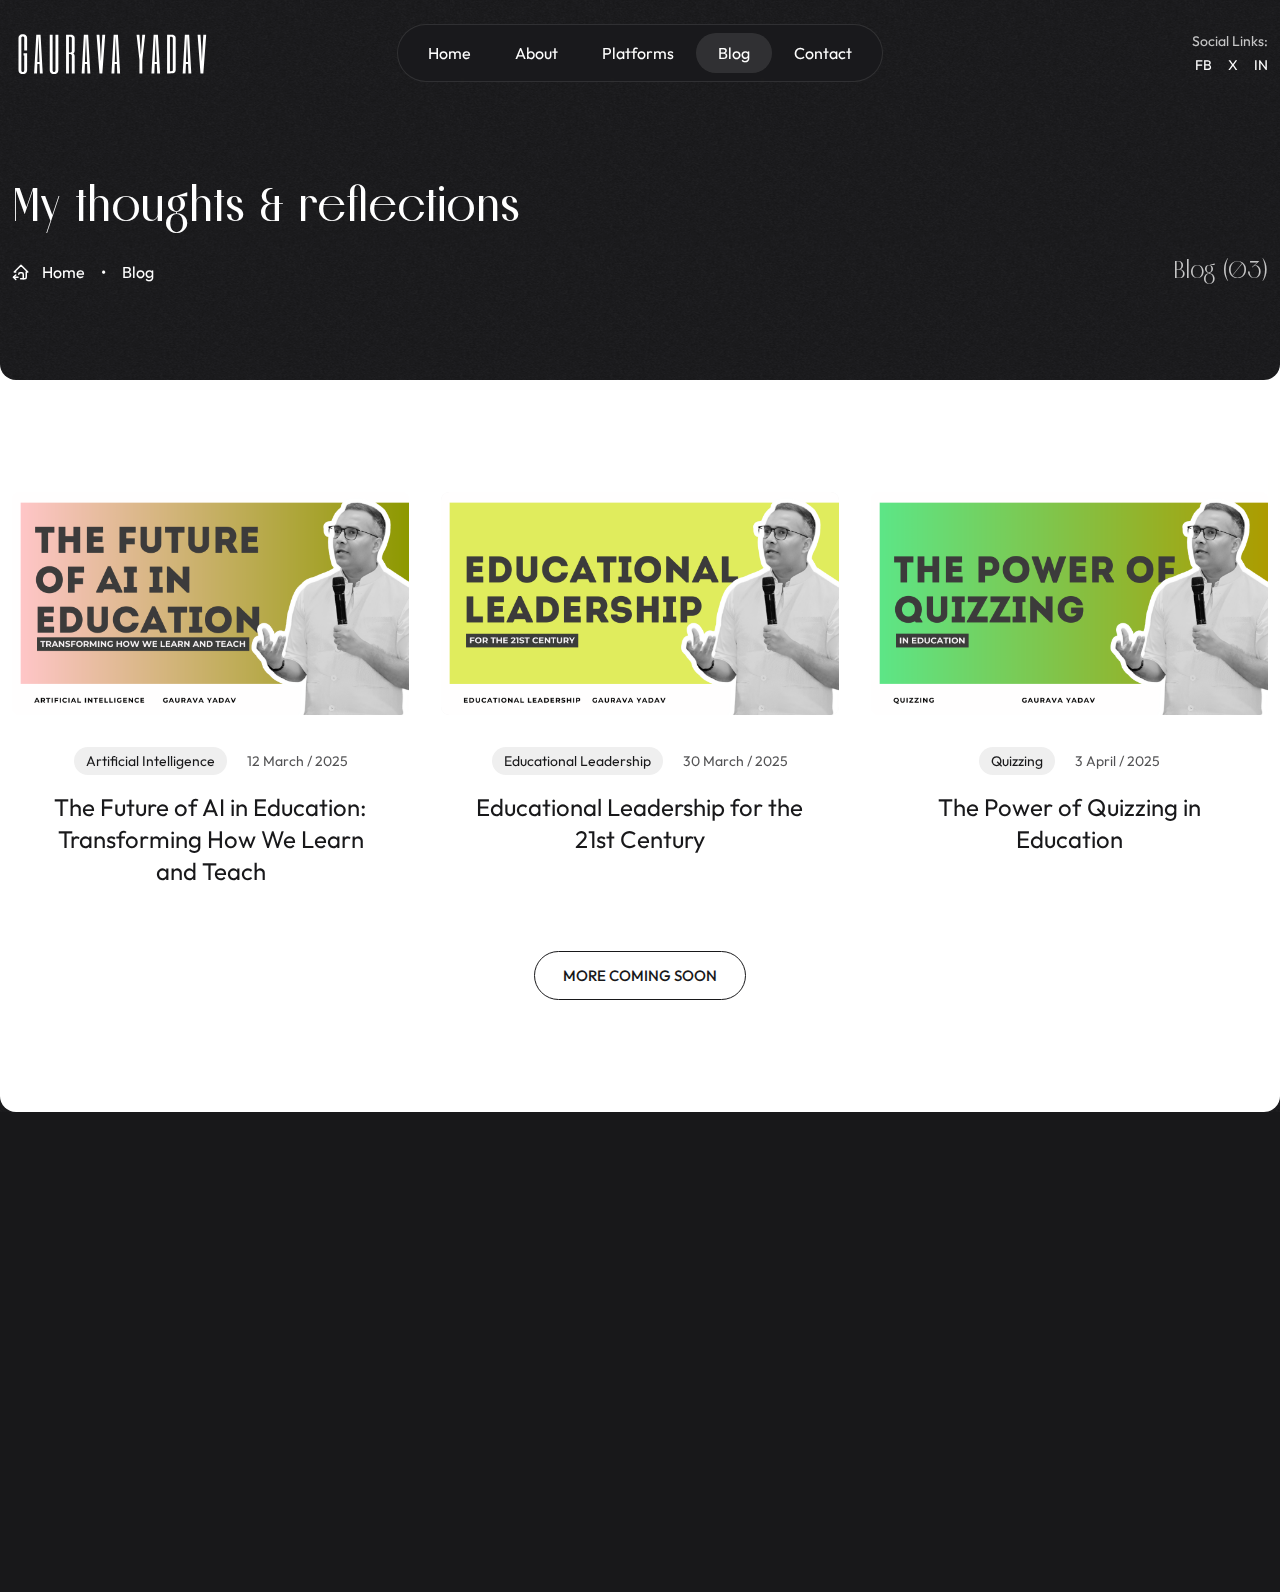
<file: blog.html>
<!DOCTYPE html>
<html lang="en">
  <head>
    <meta charSet="utf-8" />
    <meta name="viewport" content="width=device-width, initial-scale=1, maximum-scale=5" />
    <title>Shared on THEMELOCK.COM - Gauarva - International Award-Winning Entrepreneur | Founder, Indian Principals' Network (IPN) FORUM</title>
    
    <meta name="author" content="Endeavour Digital" />
    <meta name="description" content="International Award-Winning Entrepreneur | Founder, Indian Principals' Network (IPN) FORUM" />
    <meta property="og:title" content="Gauarva - International Award-Winning Entrepreneur | Founder, Indian Principals' Network (IPN) FORUM" />
    <meta property="og:description" content="International Award-Winning Entrepreneur | Founder, Indian Principals' Network (IPN) FORUM" />
    <meta property="og:image" content="https://gauravayadav.com/images/ogimage.png" />


    <meta name="twitter:title" content="Gauarva - International Award-Winning Entrepreneur | Founder, Indian Principals' Network (IPN) FORUM" />
    <meta name="twitter:image" content="https://gauravayadav.com/images/ogimage.png" />
    <meta name="twitter:card" content="summary_large_image" />
    <meta name="twitter:description" content="International Award-Winning Entrepreneur | Founder, Indian Principals' Network (IPN) FORUM" />
    
    <link rel="shortcut icon" href="./images/favicon.png" type="image/x-icon" />
    
    <link rel="stylesheet" href="./plugins/aos/aos.css">
    <link rel="stylesheet" href="./styles/output.css">
  </head>

  <body>
    <!-- start of header -->
    <header class="fixed top-0 z-[9000] w-full header [&.invisible]:-translate-y-full">
      <div class="container">
        <div class="flex justify-between py-6 items-center relative">
          <!-- logo -->
          <div class="hideOnScroll lg:[&.scrolled]:opacity-0 lg:[&.scrolled]:-translate-x-8 w-1/4 transition-all duration-300">
            <a class="inline-block align-middle" href="./index.html">
              <img alt="Gauarva"  src="./images/logo.svg" />
            </a>
          </div>

          <!-- navbar -->
          <nav class="navbar">
            <span class="indicator"></span>
            <a href="./index.html">Home</a>
            <a href="./about.html">About</a>
            <a href="./platforms.html">Platforms</a>
            <a class="active" href="./blog.html">Blog</a>
            <a href="./contact.html">Contact</a>
          </nav>
          <div class="navOverlay"></div>

          <!-- toggle mobile-nav -->
          <button type="button" aria-label="Toggle Mobile Navigation" class="navToggler">
            <svg xmlns="http://www.w3.org/2000/svg" width="24" height="24" viewBox="0 0 24 24" stroke-width="2" stroke="currentColor" fill="none" stroke-linecap="round" stroke-linejoin="round">
              <path stroke="none" d="M0 0h24v24H0z" fill="none"></path>
              <path d="M4 8l16 0"></path>
              <path d="M4 16l16 0"></path>
            </svg>
            <svg xmlns="http://www.w3.org/2000/svg" width="24" height="24" viewBox="0 0 24 24" stroke-width="2" stroke="currentColor" fill="none" stroke-linecap="round" stroke-linejoin="round">
              <path stroke="none" d="M0 0h24v24H0z" fill="none"></path>
              <path d="M18 6l-12 12"></path>
              <path d="M6 6l12 12"></path>
            </svg>
          </button>

          <!-- social links -->
          <div class="hideOnScroll lg:[&.scrolled]:opacity-0 lg:[&.scrolled]:translate-x-8 w-1/4 transition-all duration-300 text-right text-sm hidden lg:block">
            <span class="block text-white/75 mb-1">Social Links:</span>
            <ul class="inline-flex gap-x-4">
              <li class="inline-block hover:opacity-75 transition-op duration-300">
                <a href="https://www.facebook.com/gauravayadavindia/" class="link">FB</a>
              </li>
              <li class="inline-block hover:opacity-75 transition-op duration-300">
                <a href="https://x.com/yadavgaurava" class="link">X</a>
              </li>
              <li class="inline-block hover:opacity-75 transition-op duration-300">
                <a href="https://www.linkedin.com/in/gauravayadav/" class="link">IN</a>
              </li>
            </ul>
          </div>
        </div>
      </div>
    </header>
    <!-- end of header -->

    <!-- start of main -->
    <main class="bg-dark relative z-10 pt-[92px] lg:pt-[106px] min-h-[82vh] overflow-hidden">
      
      <!-- ================= start of page-header ================= -->
      <section class="banner bg-white">
        <div class="pt-20 pb-24 page-banner bg-dark rounded-b-2xl relative z-10">
          <div class="container">
            <div class="row items-end" data-aos="fade">
              <div class="sm:col-8 text-center sm:text-left">
                <h1 class="text-[2.5rem] leading-[3rem] sm:leading-9 md:text-5xl font-secondary font-medium -mt-[6px] text-center sm:text-left mb-6 sm:mb-8">My thoughts & reflections</h1>
                <nav aria-label="breadcrumb">
                  <ul class="flex items-center justify-center sm:justify-start [&>*:last-child]:pointer-events-none">
                    <li>
                      <svg xmlns="http://www.w3.org/2000/svg" width="18" height="18" viewBox="0 0 24 24" stroke-width="2" stroke="currentColor" fill="none" stroke-linecap="round" stroke-linejoin="round" class="mr-3" style="transform:rotateY(180deg)">
                        <path stroke="none" d="M0 0h24v24H0z" fill="none"></path>
                        <path d="M9 21v-6a2 2 0 0 1 2 -2h2a2 2 0 0 1 2 2"></path>
                        <path d="M19 12h2l-9 -9l-9 9h2v7a2 2 0 0 0 2 2h5.5"></path>
                        <path d="M16 19h6"></path>
                        <path d="M19 16l3 3l-3 3"></path>
                      </svg>
                    </li>
                    <li>
                      <a class="link" href="./index.html">Home</a>
                    </li>
                    <li><span class="px-4">•</span></li>
                    <li>
                      <a class="link" href="./index.html">Blog</a>
                    </li>
                  </ul>
                </nav>
              </div>
              <div class="sm:col-4 block mt-6 sm:mt-0 text-center sm:text-right">
                <span class="font-secondary text-2xl leading-none text-white/75">Blog (03)</span>
              </div>
            </div>
          </div>
        </div>
      </section>
      <!-- ================= end of page-header ================= -->


      <section class="py-28 bg-white text-dark rounded-b-2xl">
        <div class="container">
          <!-- Blog Posts -->
          <div class="row md:gx-4 gy-5">
            <!-- Blog Post - AI in Education -->
            <div class="lg:col-4 sm:col-6 init-delay" data-aos="fade-up-sm" data-aos-duration="500" style="--lg-delay:0ms;--md-delay:0ms;--sm-delay:0ms">
              <article class="relative group text-center">
                <div class="relative overflow-hidden rounded-lg mb-8">
                  <!-- Blog Post Image -->
                  <img alt="The Future of AI in Education" loading="lazy" width="620" height="500" class="duration-700 group-hover:scale-110 group-hover:-rotate-1 object-cover w-full rounded-lg group-hover:brightness-75 bg-light/20" src="./images/blog/1.png" />
                </div>
                <div class="px-2 sm:px-6 transition-all duration-500 group-hover:opacity-60">
                  <!-- Blog Post Tags and Date -->
                  <div class="flex flex-wrap items-center justify-center mb-4 space-x-5">
                    <span class="inline-block text-sm rounded-full bg-[#efefef] px-3 py-1 capitalize">artificial intelligence</span>
                    <span class="opacity-75 text-sm">12 March / 2025</span>
                  </div>
                  <!-- Blog Post Title -->
                  <h3 class="text-xl md:text-2xl leading-tight">
                    <a class="stretched-link" href="./blog-ai-education.html">The Future of AI in Education: Transforming How We Learn and Teach</a>
                  </h3>
                </div>
              </article>
            </div>

            <!-- Blog Post - Educational Leadership -->
            <div class="lg:col-4 sm:col-6 init-delay" data-aos="fade-up-sm" data-aos-duration="500" style="--lg-delay:75ms;--md-delay:75ms;--sm-delay:75ms">
              <article class="relative group text-center">
                <div class="relative overflow-hidden rounded-lg mb-8">
                  <!-- Blog Post Image -->
                  <img alt="Educational Leadership for the 21st Century" loading="lazy" width="620" height="500" class="duration-700 group-hover:scale-110 group-hover:-rotate-1 object-cover w-full rounded-lg group-hover:brightness-75 bg-light/20" src="./images/blog/2.png" />
                </div>
                <div class="px-2 sm:px-6 transition-all duration-500 group-hover:opacity-60">
                  <!-- Blog Post Tags and Date -->
                  <div class="flex flex-wrap items-center justify-center mb-4 space-x-5">
                    <span class="inline-block text-sm rounded-full bg-[#efefef] px-3 py-1 capitalize">educational leadership</span>
                    <span class="opacity-75 text-sm">30 March / 2025</span>
                  </div>
                  <!-- Blog Post Title -->
                  <h3 class="text-xl md:text-2xl leading-tight">
                    <a class="stretched-link" href="./blog-leadership.html">Educational Leadership for the 21st Century</a>
                  </h3>
                </div>
              </article>
            </div>

            <!-- Blog Post - Quizzing in Education -->
            <div class="lg:col-4 sm:col-6 init-delay" data-aos="fade-up-sm" data-aos-duration="500" style="--lg-delay:150ms;--md-delay:0ms;--sm-delay:0ms">
              <article class="relative group text-center">
                <div class="relative overflow-hidden rounded-lg mb-8">
                  <!-- Blog Post Image -->
                  <img alt="The Power of Quizzing in Education" loading="lazy" width="620" height="500" class="duration-700 group-hover:scale-110 group-hover:-rotate-1 object-cover w-full rounded-lg group-hover:brightness-75 bg-light/20" src="./images/blog/3.png" />
                </div>
                <div class="px-2 sm:px-6 transition-all duration-500 group-hover:opacity-60">
                  <!-- Blog Post Tags and Date -->
                  <div class="flex flex-wrap items-center justify-center mb-4 space-x-5">
                    <span class="inline-block text-sm rounded-full bg-[#efefef] px-3 py-1 capitalize">quizzing</span>
                    <span class="opacity-75 text-sm">3 April / 2025</span>
                  </div>
                  <!-- Blog Post Title -->
                  <h3 class="text-xl md:text-2xl leading-tight">
                    <a class="stretched-link" href="./blog-quizzing.html">The Power of Quizzing in Education</a>
                  </h3>
                </div>
              </article>
            </div>
          
            <div class="text-center mt-16">
              <button class="button button-dark">
                <span>More Coming Soon</span>
              </button>
            </div>
          </div>
        </div>
      </section>

    </main>
    <!-- end of main -->

    <!-- ================= start of footer ================= -->
    <footer class="pt-28 pb-20 sticky bottom-0 z-[1]">
      <div class="mb-16 overflow-hidden">
        <a class="footer-cta block text-4xl md:text-5xl font-secondary font-medium mb-8" href="contact.html">
          <!-- Scrolling Line 1 -->
          <div class="animated-line animated-line-one mb-5">
            <div class="line-block">
              <span class="mr-20 md:mr-24">
                <span class="cta-text">Let's make something</span>
                <img alt="arrow-right" loading="lazy" width="39" height="31" class="inline-block ml-10 md:ml-16 cta-icon" src="./images/arrow-right.svg" />
              </span>
              <span class="mr-20 md:mr-24">
                <span class="cta-text">Let's make something</span>
                <img alt="arrow-right" loading="lazy" width="39" height="31" class="inline-block ml-10 md:ml-16 cta-icon" src="./images/arrow-right.svg" />
              </span>
              <span class="mr-20 md:mr-24">
                <span class="cta-text">Let's make something</span>
                <img alt="arrow-right" loading="lazy" width="39" height="31" class="inline-block ml-10 md:ml-16 cta-icon" src="./images/arrow-right.svg" />
              </span>
              <span class="mr-20 md:mr-24">
                <span class="cta-text">Let's make something</span>
                <img alt="arrow-right" loading="lazy" width="39" height="31" class="inline-block ml-10 md:ml-16 cta-icon" src="./images/arrow-right.svg" />
              </span>
              <span class="mr-20 md:mr-24">
                <span class="cta-text">Let's make something</span>
                <img alt="arrow-right" loading="lazy" width="39" height="31" class="inline-block ml-10 md:ml-16 cta-icon" src="./images/arrow-right.svg" />
              </span>
            </div>
            <div class="line-block-copy">
              <span class="mr-20 md:mr-24">
                <span class="cta-text">Let's make something</span>
                <img alt="arrow-right" loading="lazy" width="39" height="31" class="inline-block ml-10 md:ml-16 cta-icon" src="./images/arrow-right.svg" />
              </span>
              <span class="mr-20 md:mr-24">
                <span class="cta-text">Let's make something</span>
                <img alt="arrow-right" loading="lazy" width="39" height="31" class="inline-block ml-10 md:ml-16 cta-icon" src="./images/arrow-right.svg" />
              </span>
              <span class="mr-20 md:mr-24">
                <span class="cta-text">Let's make something</span>
                <img alt="arrow-right" loading="lazy" width="39" height="31" class="inline-block ml-10 md:ml-16 cta-icon" src="./images/arrow-right.svg" />
              </span>
              <span class="mr-20 md:mr-24">
                <span class="cta-text">Let's make something</span>
                <img alt="arrow-right" loading="lazy" width="39" height="31" class="inline-block ml-10 md:ml-16 cta-icon" src="./images/arrow-right.svg" />
              </span>
              <span class="mr-20 md:mr-24">
                <span class="cta-text">Let's make something</span>
                <img alt="arrow-right" loading="lazy" width="39" height="31" class="inline-block ml-10 md:ml-16 cta-icon" src="./images/arrow-right.svg" />
              </span>
            </div>
          </div>
          <!-- Scrolling Line 2 -->
          <div class="animated-line animated-line-two">
            <div class="line-block">
              <span class="mr-20 md:mr-24">
                <span class="cta-text">Let's make something</span>
                <img alt="arrow-right" loading="lazy" width="39" height="31" class="inline-block ml-10 md:ml-16 cta-icon" src="./images/arrow-right.svg" />
              </span>
              <span class="mr-20 md:mr-24">
                <span class="cta-text">Let's make something</span>
                <img alt="arrow-right" loading="lazy" width="39" height="31" class="inline-block ml-10 md:ml-16 cta-icon" src="./images/arrow-right.svg" />
              </span>
              <span class="mr-20 md:mr-24">
                <span class="cta-text">Let's make something</span>
                <img alt="arrow-right" loading="lazy" width="39" height="31" class="inline-block ml-10 md:ml-16 cta-icon" src="./images/arrow-right.svg" />
              </span>
              <span class="mr-20 md:mr-24">
                <span class="cta-text">Let's make something</span>
                <img alt="arrow-right" loading="lazy" width="39" height="31" class="inline-block ml-10 md:ml-16 cta-icon" src="./images/arrow-right.svg" />
              </span>
              <span class="mr-20 md:mr-24">
                <span class="cta-text">Let's make something</span>
                <img alt="arrow-right" loading="lazy" width="39" height="31" class="inline-block ml-10 md:ml-16 cta-icon" src="./images/arrow-right.svg" />
              </span>
            </div>
            <div class="line-block-copy">
              <span class="mr-20 md:mr-24">
                <span class="cta-text">Let's make something</span>
                <img alt="arrow-right" loading="lazy" width="39" height="31" class="inline-block ml-10 md:ml-16 cta-icon" src="./images/arrow-right.svg" />
              </span>
              <span class="mr-20 md:mr-24">
                <span class="cta-text">Let's make something</span>
                <img alt="arrow-right" loading="lazy" width="39" height="31" class="inline-block ml-10 md:ml-16 cta-icon" src="./images/arrow-right.svg" />
              </span>
              <span class="mr-20 md:mr-24">
                <span class="cta-text">Let's make something</span>
                <img alt="arrow-right" loading="lazy" width="39" height="31" class="inline-block ml-10 md:ml-16 cta-icon" src="./images/arrow-right.svg" />
              </span>
              <span class="mr-20 md:mr-24">
                <span class="cta-text">Let's make something</span>
                <img alt="arrow-right" loading="lazy" width="39" height="31" class="inline-block ml-10 md:ml-16 cta-icon" src="./images/arrow-right.svg" />
              </span>
              <span class="mr-20 md:mr-24">
                <span class="cta-text">Let's make something</span>
                <img alt="arrow-right" loading="lazy" width="39" height="31" class="inline-block ml-10 md:ml-16 cta-icon" src="./images/arrow-right.svg" />
              </span>
            </div>
          </div>
        </a>
      </div>
      <div class="container">
        <div class="row">
          <div class="md:col-6 text-center md:text-left mb-4">
            <!-- Social Links -->
            <ul class="inline-flex flex-wrap justify-center md:justify-start gap-x-6">
              <li class="inline-block hover:opacity-75 transition-op duration-300">
                <a href="https://www.facebook.com/gauravayadavindia/" class="link">Facebook</a>
              </li>
              <li class="inline-block hover:opacity-75 transition-op duration-300">
                <a href="https://x.com/yadavgaurava" class="link">Twitter</a>
              </li>
              <li class="inline-block hover:opacity-75 transition-op duration-300">
                <a href="https://www.linkedin.com/in/gauravayadav/" class="link">Linkedin</a>
              </li>
            </ul>
          </div>
          <div class="md:col-6 text-center md:text-right mb-4">
            <!-- Footer Menu -->
            <ul class="inline-flex flex-wrap justify-center md:justify-end gap-x-6">

              <li class="inline-block hover:opacity-75 transition-op duration-300">
                <a href="./privacy.html" class="link">Privacy policy</a>
              </li>
            </ul>
          </div>
          <!-- Copyright -->
          <div class="md:col-6 text-center md:text-left mb-4 md:mb-0">
            <p class="text-white/75">© 2025 Gauarva Yadav. All rights reserved.</p>
          </div>
          <!-- Developer Info -->
          <div class="md:col-6 text-center md:text-right">
            <p class="text-white/75">Developed by <a class="link text-white" href="https://endeavourdigital.in/" target="_blank" rel="noopener noreferrer">Endeavour Digital</a>
            </p>
          </div>
        </div>
      </div>
    </footer>
    <!-- ================= end of footer ================= -->

    <!-- start of script -->
    <script src="./plugins/aos/aos.js"></script>
    <script src="./scripts/main.js"></script>
  </body>
</html>
</file>
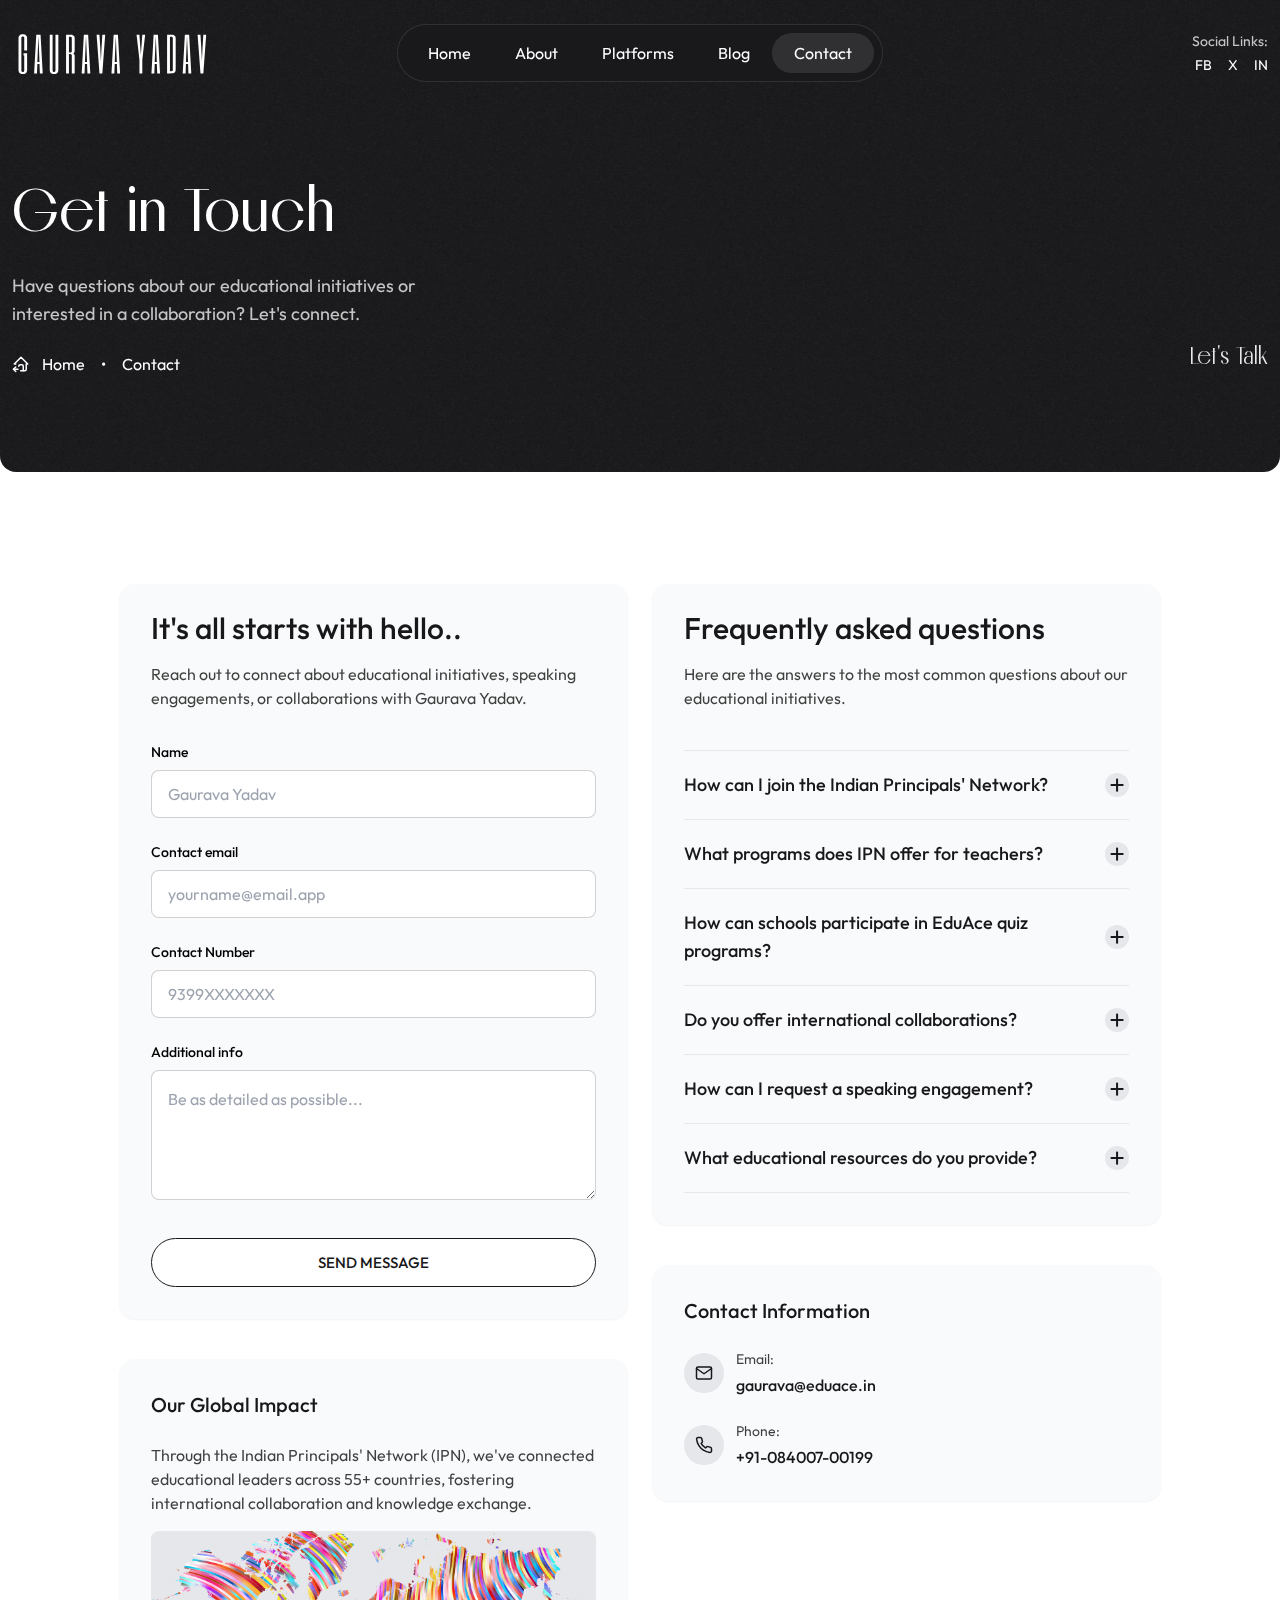
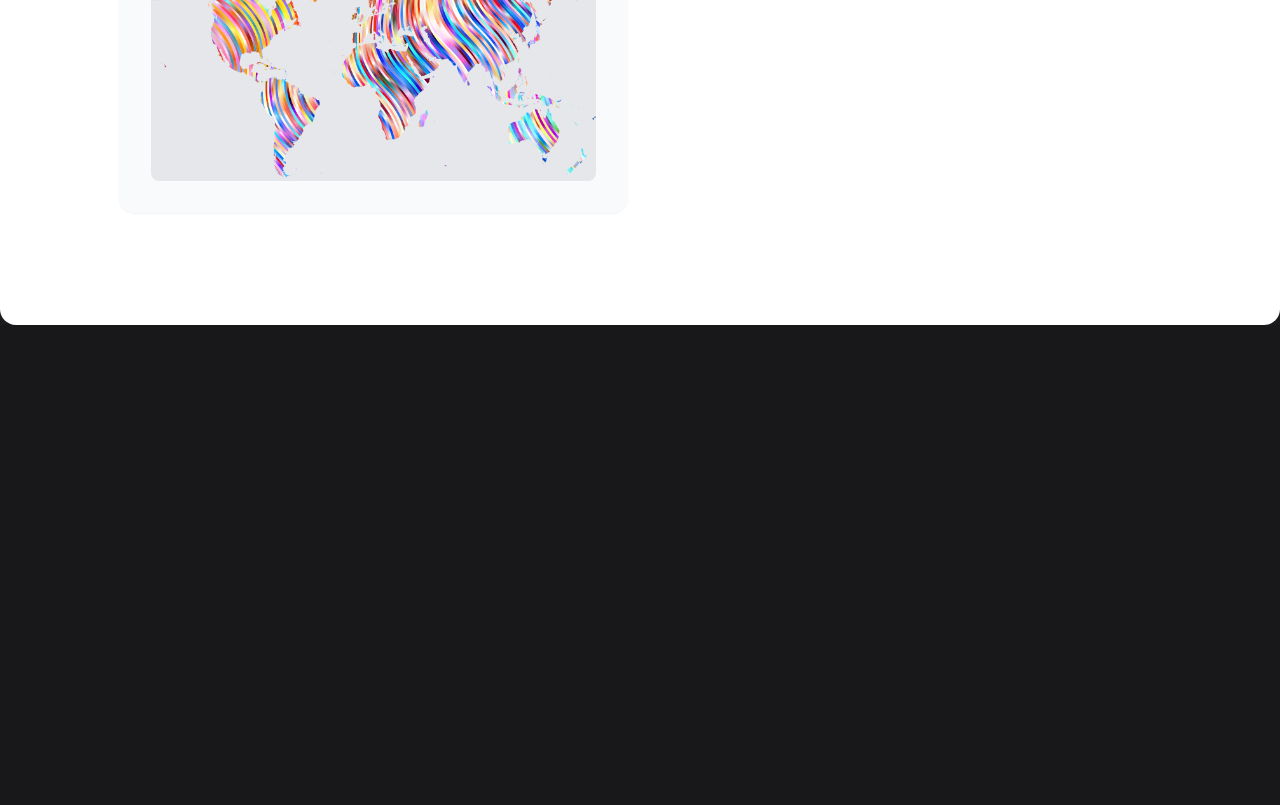
<file: contact.html>
<!DOCTYPE html>
<html lang="en">
  <head>
    <meta charSet="utf-8" />
    <meta name="viewport" content="width=device-width, initial-scale=1, maximum-scale=5" />
    <title>Contact - Gaurava Yadav | International Award-Winning Entrepreneur</title>
    
    <meta name="author" content="Gaurava Yadav" />
    <meta name="description" content="Get in touch with Gaurava Yadav - International Award-Winning Entrepreneur & Founder of IPN FORUM" />
    <meta property="og:title" content="Contact - Gaurava Yadav | International Award-Winning Entrepreneur" />
    <meta property="og:description" content="Get in touch with Gaurava Yadav - International Award-Winning Entrepreneur & Founder of IPN FORUM" />
    <meta property="og:image" content="images/ogimage.png" />


    <meta name="twitter:title" content="Gauarva - International Award-Winning Entrepreneur | Founder, Indian Principals' Network (IPN) FORUM" />
    <meta name="twitter:image" content="images/ogimage.png" />
    <meta name="twitter:card" content="summary_large_image" />
    <meta name="twitter:description" content="International Award-Winning Entrepreneur | Founder, Indian Principals' Network (IPN) FORUM" />
    
    <link rel="shortcut icon" href="./images/favicon.png" type="image/x-icon" />
    
    <link rel="stylesheet" href="./plugins/aos/aos.css">
    <link rel="stylesheet" href="./plugins/swiper/swiper-bundle.min.css">
    <link rel="stylesheet" href="./styles/output.css">
  </head>

  <body>
    <!-- start of header -->
    <header class="fixed top-0 z-[9000] w-full header [&.invisible]:-translate-y-full">
      <div class="container">
        <div class="flex justify-between py-6 items-center relative">
          <!-- logo -->
          <div class="hideOnScroll lg:[&.scrolled]:opacity-0 lg:[&.scrolled]:-translate-x-8 w-1/4 transition-all duration-300">
            <a class="inline-block align-middle" href="./index.html">
              <img alt="Gauarva"  src="./images/logo.svg" />
            </a>
          </div>

          <!-- navbar -->
          <nav class="navbar">
            <span class="indicator"></span>
            <a href="./index.html">Home</a>
            <a href="./about.html">About</a>
            <a href="./platforms.html">Platforms</a>
            <a href="./blog.html">Blog</a>
            <a class="active" href="./contact.html">Contact</a>
          </nav>
          <div class="navOverlay"></div>

          <!-- toggle mobile-nav -->
          <button type="button" aria-label="Toggle Mobile Navigation" class="navToggler">
            <svg xmlns="http://www.w3.org/2000/svg" width="24" height="24" viewBox="0 0 24 24" stroke-width="2" stroke="currentColor" fill="none" stroke-linecap="round" stroke-linejoin="round">
              <path stroke="none" d="M0 0h24v24H0z" fill="none"></path>
              <path d="M4 8l16 0"></path>
              <path d="M4 16l16 0"></path>
            </svg>
            <svg xmlns="http://www.w3.org/2000/svg" width="24" height="24" viewBox="0 0 24 24" stroke-width="2" stroke="currentColor" fill="none" stroke-linecap="round" stroke-linejoin="round">
              <path stroke="none" d="M0 0h24v24H0z" fill="none"></path>
              <path d="M18 6l-12 12"></path>
              <path d="M6 6l12 12"></path>
            </svg>
          </button>

          <!-- social links -->
          <div class="hideOnScroll lg:[&.scrolled]:opacity-0 lg:[&.scrolled]:translate-x-8 w-1/4 transition-all duration-300 text-right text-sm hidden lg:block">
            <span class="block text-white/75 mb-1">Social Links:</span>
            <ul class="inline-flex gap-x-4">
              <li class="inline-block hover:opacity-75 transition-op duration-300">
                <a href="https://www.facebook.com/gauravayadavindia/" class="link">FB</a>
              </li>
              <li class="inline-block hover:opacity-75 transition-op duration-300">
                <a href="https://x.com/yadavgaurava" class="link">X</a>
              </li>
              <li class="inline-block hover:opacity-75 transition-op duration-300">
                <a href="https://www.linkedin.com/in/gauravayadav/" class="link">IN</a>
              </li>
            </ul>
          </div>
        </div>
      </div>
    </header>
    <!-- end of header -->

    <!-- start of main -->
    <main class="bg-dark relative z-10 pt-[92px] lg:pt-[106px] min-h-[82vh] overflow-hidden">
      
      <!-- ================= start of page-header ================= -->
      <section class="banner bg-white">
        <div class="pt-20 pb-24 page-banner bg-dark rounded-b-2xl relative z-10 overflow-hidden">
          <div class="absolute inset-0 bg-gradient-to-r  z-0"></div>
          <div class="container relative z-10">
            <div class="row items-end" data-aos="fade">
              <div class="sm:col-8 text-center sm:text-left">
                <h1 class="text-[2.5rem] leading-[3rem] sm:leading-9 md:text-5xl lg:text-6xl font-secondary font-medium -mt-[6px] text-center sm:text-left mb-6 sm:mb-8">Get in Touch</h1>
                <p class="text-white/75 text-lg max-w-md mb-6">Have questions about our educational initiatives or interested in a collaboration? Let's connect.</p>
                <nav aria-label="breadcrumb">
                  <ul class="flex items-center justify-center sm:justify-start [&>*:last-child]:pointer-events-none">
                    <li>
                      <svg xmlns="http://www.w3.org/2000/svg" width="18" height="18" viewBox="0 0 24 24" stroke-width="2" stroke="currentColor" fill="none" stroke-linecap="round" stroke-linejoin="round" class="mr-3" style="transform:rotateY(180deg)">
                        <path stroke="none" d="M0 0h24v24H0z" fill="none"></path>
                        <path d="M9 21v-6a2 2 0 0 1 2 -2h2a2 2 0 0 1 2 2"></path>
                        <path d="M19 12h2l-9 -9l-9 9h2v7a2 2 0 0 0 2 2h5.5"></path>
                        <path d="M16 19h6"></path>
                        <path d="M19 16l3 3l-3 3"></path>
                      </svg>
                    </li>
                    <li>
                      <a class="link" href="./index.html">Home</a>
                    </li>
                    <li><span class="px-4">•</span></li>
                    <li>
                      <a class="link" href="./contact.html">Contact</a>
                    </li>
                  </ul>
                </nav>
              </div>
              <div class="sm:col-4 block mt-6 sm:mt-0 text-center sm:text-right">
                <div class="flex flex-col items-center sm:items-end">
                  <span class="font-secondary text-2xl leading-none text-white/90 mb-2">Let's Talk</span>
                </div>
              </div>
            </div>
          </div>
        </div>
      </section>
      <!-- ================= end of page-header ================= -->

      <!-- ================= start of contact ================= -->
      <section class="py-28 bg-white text-dark rounded-b-2xl">
        <div class="container">
          <div class="row justify-center">
            <div class="md:col-10 lg:col-5 mb-24 lg:mb-0" data-aos="fade-up-sm">
              <div class="p-8 bg-gray-50 rounded-2xl shadow-sm mb-10">
                <!-- contact title -->
                <h2 class="text-3xl font-medium mb-4 -mt-[6px]">It's all starts with hello..</h2>
                <!-- contact subtitle -->
                <p class="text-black/75">Reach out to connect about educational initiatives, speaking engagements, or collaborations with Gaurava Yadav.</p>
              
                <!-- contact form -->
                <form class="contact-form mt-8" method="POST">
                  <div class="mb-6">
                    <label for="full_name" class="block mb-2 text-sm font-medium text-black">Name</label>
                    <input type="text" id="full_name" name="full_name" placeholder="Gaurava Yadav" class="border border-light/90 rounded-lg bg-white h-12 w-full px-4 py-4 focus:border-dark/50 outline-none focus-visible:outline-none focus-visible:shadow-none transition-all duration-300" required="" />
                  </div>
                  <div class="mb-6">
                    <label for="email" class="block mb-2 text-sm font-medium text-black">Contact email</label>
                    <input type="email" id="email" name="email" placeholder="yourname@email.app" class="border border-light/90 rounded-lg bg-white h-12 w-full px-4 py-4 focus:border-dark/50 outline-none focus-visible:outline-none focus-visible:shadow-none transition-all duration-300" required="" />
                  </div>
                  <div class="mb-6">
                    <label for="email" class="block mb-2 text-sm font-medium text-black">Contact Number</label>
                    <input type="tel" id="phone" name="phone" placeholder="9399XXXXXXX" class="border border-light/90 rounded-lg bg-white h-12 w-full px-4 py-4 focus:border-dark/50 outline-none focus-visible:outline-none focus-visible:shadow-none transition-all duration-300" required="" />
                  </div>
                  <div class="mb-6">
                    <label for="message" class="block mb-2 text-sm font-medium text-black">Additional info</label>
                    <textarea id="message" name="message" rows="4" class="border border-light/90 rounded-lg bg-white w-full px-4 py-4 focus:border-dark/50 outline-none focus-visible:outline-none focus-visible:shadow-none transition-all duration-300" placeholder="Be as detailed as possible..."></textarea>
                  </div>

                  <div class="mb-6 status hidden"></div>

                  <button class="button button-dark w-full mt-2 hover:opacity-90 transition-opacity" title="Send your Message" type="submit" aria-label="Send Message">
                    <span>Send Message</span>
                  </button>
                </form>
              </div>
              <div class="mt-8 p-8 bg-gray-50 rounded-2xl shadow-sm overflow-hidden">
                <h3 class="text-xl font-medium mb-6">Our Global Impact</h3>
                <p class="text-black/75 mb-4">Through the Indian Principals' Network (IPN), we've connected educational leaders across 55+ countries, fostering international collaboration and knowledge exchange.</p>
                <div class="relative w-full h-[250px] rounded-lg overflow-hidden bg-gray-200">
                  <!-- Placeholder for a map or image -->
                  <div class="absolute inset-0 flex items-center justify-center">
                    <img src="./images/world_map.png" alt="Global Impact Map" class="w-full h-full object-cover" onerror="this.style.display='none'; this.parentNode.innerHTML = '<div class=\'flex items-center justify-center h-full\'>World Map Image Placeholder</div>'">
                  </div>
                </div>
              </div>
              <!-- Contact Information -->

            </div>

            <!-- start of faq -->
            <div class="md:col-10 lg:col-5" data-aos="fade-up-sm" data-aos-delay="100">
              <div class="p-8 bg-gray-50 rounded-2xl shadow-sm">
                <div class="mb-10">
                  <!-- faq title -->
                  <h2 class="text-3xl font-medium mb-4 -mt-[6px]">Frequently asked questions</h2>
                  <!-- faq subtitle -->
                  <p class="text-black/75">Here are the answers to the most common questions about our educational initiatives.</p>
                </div>

                <!-- faq item -->
                <div class="faq-item border-t border-b border-gray-200">
                  <h3 class="faq-item-header text-lg font-medium py-5 cursor-pointer flex justify-between items-center select-none" role="button" tabindex="0">
                    <span class="grow">How can I join the Indian Principals' Network?</span>
                    <span class="shrink-0 w-6 h-6 flex items-center justify-center rounded-full bg-gray-200">
                      <svg class="inline-block" xmlns="http://www.w3.org/2000/svg" height="0.9em" viewBox="0 0 448 512"><path d="M256 80c0-17.7-14.3-32-32-32s-32 14.3-32 32V224H48c-17.7 0-32 14.3-32 32s14.3 32 32 32H192V432c0 17.7 14.3 32 32 32s32-14.3 32-32V288H400c17.7 0 32-14.3 32-32s-14.3-32-32-32H256V80z" fill="currentColor"></path></svg>
                      <svg class="hidden" xmlns="http://www.w3.org/2000/svg" height="0.9em" viewBox="0 0 448 512"><path d="M432 256c0 17.7-14.3 32-32 32L48 288c-17.7 0-32-14.3-32-32s14.3-32 32-32l352 0c17.7 0 32 14.3 32 32z" fill="currentColor" /></svg>
                    </span>
                  </h3>
                  <div class="faq-item-content hidden text-black/75 leading-normal overflow-hidden" style="transition:max-height 0.25s cubic-bezier(0.25, 0.46, 0.45, 0.94)">
                    <div class="-mt-[6px] mb-5 content content-dark">
                      <p>School leaders can join IPN by visiting our website at <a href="https://ipnfoundation.org">ipnfoundation.org</a> and filling out the membership application. We welcome principals, directors, and educational administrators from all types of schools.</p>
                    </div>
                  </div>
                </div>

                <!-- faq item -->
                <div class="faq-item border-b border-gray-200">
                  <h3 class="faq-item-header text-lg font-medium py-5 cursor-pointer flex justify-between items-center select-none" role="button" tabindex="0">
                    <span class="grow">What programs does IPN offer for teachers?</span>
                    <span class="shrink-0 w-6 h-6 flex items-center justify-center rounded-full bg-gray-200">
                      <svg class="inline-block" xmlns="http://www.w3.org/2000/svg" height="0.9em" viewBox="0 0 448 512"><path d="M256 80c0-17.7-14.3-32-32-32s-32 14.3-32 32V224H48c-17.7 0-32 14.3-32 32s14.3 32 32 32H192V432c0 17.7 14.3 32 32 32s32-14.3 32-32V288H400c17.7 0 32-14.3 32-32s-14.3-32-32-32H256V80z" fill="currentColor"></path></svg>
                      <svg class="hidden" xmlns="http://www.w3.org/2000/svg" height="0.9em" viewBox="0 0 448 512"><path d="M432 256c0 17.7-14.3 32-32 32L48 288c-17.7 0-32-14.3-32-32s14.3-32 32-32l352 0c17.7 0 32 14.3 32 32z" fill="currentColor" /></svg>
                    </span>
                  </h3>
                  <div class="faq-item-content hidden text-black/75 leading-normal overflow-hidden" style="transition:max-height 0.25s cubic-bezier(0.25, 0.46, 0.45, 0.94)">
                    <div class="-mt-[6px] mb-5 content content-dark">
                      <p>IPN offers various professional development programs for teachers, including IPN Mission AIM (training teachers in AI), educational leadership workshops, and specialized skills development courses. Visit <a href="https://ipnacademy.in">ipnacademy.in</a> for more information.</p>
                    </div>
                  </div>
                </div>

                <!-- faq item -->
                <div class="faq-item border-b border-gray-200">
                  <h3 class="faq-item-header text-lg font-medium py-5 cursor-pointer flex justify-between items-center select-none" role="button" tabindex="0">
                    <span class="grow">How can schools participate in EduAce quiz programs?</span>
                    <span class="shrink-0 w-6 h-6 flex items-center justify-center rounded-full bg-gray-200">
                      <svg class="inline-block" xmlns="http://www.w3.org/2000/svg" height="0.9em" viewBox="0 0 448 512"><path d="M256 80c0-17.7-14.3-32-32-32s-32 14.3-32 32V224H48c-17.7 0-32 14.3-32 32s14.3 32 32 32H192V432c0 17.7 14.3 32 32 32s32-14.3 32-32V288H400c17.7 0 32-14.3 32-32s-14.3-32-32-32H256V80z" fill="currentColor"></path></svg>
                      <svg class="hidden" xmlns="http://www.w3.org/2000/svg" height="0.9em" viewBox="0 0 448 512"><path d="M432 256c0 17.7-14.3 32-32 32L48 288c-17.7 0-32-14.3-32-32s14.3-32 32-32l352 0c17.7 0 32 14.3 32 32z" fill="currentColor" /></svg>
                    </span>
                  </h3>
                  <div class="faq-item-content hidden text-black/75 leading-normal overflow-hidden" style="transition:max-height 0.25s cubic-bezier(0.25, 0.46, 0.45, 0.94)">
                    <div class="-mt-[6px] mb-5 content content-dark">
                      <p>Schools interested in our quiz competitions can register through <a href="https://questeduace.in" class="text-blue-600 hover:underline">questeduace.in</a>. We organize quiz competitions across multiple cities, focusing especially on Tier 2 and Tier 3 regions to identify and nurture emerging talent.</p>
                    </div>
                  </div>
                </div>

                <!-- faq item -->
                <div class="faq-item border-b border-gray-200">
                  <h3 class="faq-item-header text-lg font-medium py-5 cursor-pointer flex justify-between items-center select-none" role="button" tabindex="0">
                    <span class="grow">Do you offer international collaborations?</span>
                    <span class="shrink-0 w-6 h-6 flex items-center justify-center rounded-full bg-gray-200">
                      <svg class="inline-block" xmlns="http://www.w3.org/2000/svg" height="0.9em" viewBox="0 0 448 512"><path d="M256 80c0-17.7-14.3-32-32-32s-32 14.3-32 32V224H48c-17.7 0-32 14.3-32 32s14.3 32 32 32H192V432c0 17.7 14.3 32 32 32s32-14.3 32-32V288H400c17.7 0 32-14.3 32-32s-14.3-32-32-32H256V80z" fill="currentColor"></path></svg>
                      <svg class="hidden" xmlns="http://www.w3.org/2000/svg" height="0.9em" viewBox="0 0 448 512"><path d="M432 256c0 17.7-14.3 32-32 32L48 288c-17.7 0-32-14.3-32-32s14.3-32 32-32l352 0c17.7 0 32 14.3 32 32z" fill="currentColor" /></svg>
                    </span>
                  </h3>
                  <div class="faq-item-content hidden text-black/75 leading-normal overflow-hidden" style="transition:max-height 0.25s cubic-bezier(0.25, 0.46, 0.45, 0.94)">
                    <div class="-mt-[6px] mb-5 content content-dark">
                      <p>Yes, through IPN Global we facilitate international collaborations and knowledge exchange programs for educational institutions. Visit <a href="https://global.ipnfoundation.org" class="text-blue-600 hover:underline">global.ipnfoundation.org</a> to learn about our global initiatives spanning 55+ countries.</p>
                    </div>
                  </div>
                </div>

                <!-- faq item -->
                <div class="faq-item border-b border-gray-200">
                  <h3 class="faq-item-header text-lg font-medium py-5 cursor-pointer flex justify-between items-center select-none" role="button" tabindex="0">
                    <span class="grow">How can I request a speaking engagement?</span>
                    <span class="shrink-0 w-6 h-6 flex items-center justify-center rounded-full bg-gray-200">
                      <svg class="inline-block" xmlns="http://www.w3.org/2000/svg" height="0.9em" viewBox="0 0 448 512"><path d="M256 80c0-17.7-14.3-32-32-32s-32 14.3-32 32V224H48c-17.7 0-32 14.3-32 32s14.3 32 32 32H192V432c0 17.7 14.3 32 32 32s32-14.3 32-32V288H400c17.7 0 32-14.3 32-32s-14.3-32-32-32H256V80z" fill="currentColor"></path></svg>
                      <svg class="hidden" xmlns="http://www.w3.org/2000/svg" height="0.9em" viewBox="0 0 448 512"><path d="M432 256c0 17.7-14.3 32-32 32L48 288c-17.7 0-32-14.3-32-32s14.3-32 32-32l352 0c17.7 0 32 14.3 32 32z" fill="currentColor" /></svg>
                    </span>
                  </h3>
                  <div class="faq-item-content hidden text-black/75 leading-normal overflow-hidden" style="transition:max-height 0.25s cubic-bezier(0.25, 0.46, 0.45, 0.94)">
                    <div class="-mt-[6px] mb-5 content content-dark">
                      <p>For speaking engagements, quizmaster services, or educational consultations, contact us at <a href="mailto:gaurava@eduace.in" class="text-blue-600 hover:underline">gaurava@eduace.in</a> or call <a href="tel:+91-084007-00199" class="text-blue-600 hover:underline">+91-084007-00199</a>. Gaurava Yadav speaks on educational leadership, innovation, and the future of learning.</p>
                    </div>
                  </div>
                </div>

                <!-- Additional FAQ Item -->
                <div class="faq-item border-b border-gray-200">
                  <h3 class="faq-item-header text-lg font-medium py-5 cursor-pointer flex justify-between items-center select-none" role="button" tabindex="0">
                    <span class="grow">What educational resources do you provide?</span>
                    <span class="shrink-0 w-6 h-6 flex items-center justify-center rounded-full bg-gray-200">
                      <svg class="inline-block" xmlns="http://www.w3.org/2000/svg" height="0.9em" viewBox="0 0 448 512"><path d="M256 80c0-17.7-14.3-32-32-32s-32 14.3-32 32V224H48c-17.7 0-32 14.3-32 32s14.3 32 32 32H192V432c0 17.7 14.3 32 32 32s32-14.3 32-32V288H400c17.7 0 32-14.3 32-32s-14.3-32-32-32H256V80z" fill="currentColor"></path></svg>
                      <svg class="hidden" xmlns="http://www.w3.org/2000/svg" height="0.9em" viewBox="0 0 448 512"><path d="M432 256c0 17.7-14.3 32-32 32L48 288c-17.7 0-32-14.3-32-32s14.3-32 32-32l352 0c17.7 0 32 14.3 32 32z" fill="currentColor" /></svg>
                    </span>
                  </h3>
                  <div class="faq-item-content hidden text-black/75 leading-normal overflow-hidden" style="transition:max-height 0.25s cubic-bezier(0.25, 0.46, 0.45, 0.94)">
                    <div class="-mt-[6px] mb-5 content content-dark">
                      <p>Our organizations provide a wide range of educational resources including curriculum materials, professional development workshops, online courses through <a href="https://magicofskills.com" class="text-blue-600 hover:underline">magicofskills.com</a>, and personalized mentoring programs. We aim to support educators at all levels.</p>
                    </div>
                  </div>
                </div>
              </div>
              
              <!-- Map or additional content -->
              <div class="p-8 mt-10 bg-gray-50 rounded-2xl shadow-sm">
                <h3 class="text-xl font-medium mb-6">Contact Information</h3>
                <ul class="space-y-6">
                  <li class="flex items-center gap-3">
                    <div class="w-10 h-10 rounded-full bg-gray-200 flex items-center justify-center">
                      <svg xmlns="http://www.w3.org/2000/svg" width="18" height="18" viewBox="0 0 24 24" fill="none" stroke="currentColor" stroke-width="2" stroke-linecap="round" stroke-linejoin="round">
                        <path d="M4 4h16c1.1 0 2 .9 2 2v12c0 1.1-.9 2-2 2H4c-1.1 0-2-.9-2-2V6c0-1.1.9-2 2-2z"></path>
                        <polyline points="22,6 12,13 2,6"></polyline>
                      </svg>
                    </div>
                    <div>
                      <span class="text-black/75 text-sm block mb-1">Email:</span>
                      <a href="mailto:gaurava@eduace.in" class="link font-medium">gaurava@eduace.in</a>
                    </div>
                  </li>
                  <li class="flex items-center gap-3">
                    <div class="w-10 h-10 rounded-full bg-gray-200 flex items-center justify-center">
                      <svg xmlns="http://www.w3.org/2000/svg" width="18" height="18" viewBox="0 0 24 24" fill="none" stroke="currentColor" stroke-width="2" stroke-linecap="round" stroke-linejoin="round">
                        <path d="M22 16.92v3a2 2 0 0 1-2.18 2 19.79 19.79 0 0 1-8.63-3.07 19.5 19.5 0 0 1-6-6 19.79 19.79 0 0 1-3.07-8.67A2 2 0 0 1 4.11 2h3a2 2 0 0 1 2 1.72 12.84 12.84 0 0 0 .7 2.81 2 2 0 0 1-.45 2.11L8.09 9.91a16 16 0 0 0 6 6l1.27-1.27a2 2 0 0 1 2.11-.45 12.84 12.84 0 0 0 2.81.7A2 2 0 0 1 22 16.92z"></path>
                      </svg>
                    </div>
                    <div>
                      <span class="text-black/75 text-sm block mb-1">Phone:</span>
                      <a href="tel:+91-084007-00199" class="link font-medium">+91-084007-00199</a>
                    </div>
                  </li>
                </ul>
              </div>
            </div>
            <!-- end of faq -->
          </div>
        </div>
      </section>
      <!-- ================= end of contact ================= -->

    </main>
    <!-- end of main -->

    <!-- ================= start of footer ================= -->
    <footer class="pt-28 pb-20 sticky bottom-0 z-[1]">
      <div class="mb-16 overflow-hidden">
        <a class="footer-cta block text-4xl md:text-5xl font-secondary font-medium mb-8" href="contact.html">
          <!-- Scrolling Line 1 -->
          <div class="animated-line animated-line-one mb-5">
            <div class="line-block">
              <span class="mr-20 md:mr-24">
                <span class="cta-text">Let's Redefine Education</span>
                <img alt="arrow-right" loading="lazy" width="39" height="31" class="inline-block ml-10 md:ml-16 cta-icon" src="./images/arrow-right.svg" />
              </span>
              <span class="mr-20 md:mr-24">
                <span class="cta-text">Let's Redefine Education</span>
                <img alt="arrow-right" loading="lazy" width="39" height="31" class="inline-block ml-10 md:ml-16 cta-icon" src="./images/arrow-right.svg" />
              </span>
              <span class="mr-20 md:mr-24">
                <span class="cta-text">Let's Redefine Education</span>
                <img alt="arrow-right" loading="lazy" width="39" height="31" class="inline-block ml-10 md:ml-16 cta-icon" src="./images/arrow-right.svg" />
              </span>
              <span class="mr-20 md:mr-24">
                <span class="cta-text">Let's Redefine Education</span>
                <img alt="arrow-right" loading="lazy" width="39" height="31" class="inline-block ml-10 md:ml-16 cta-icon" src="./images/arrow-right.svg" />
              </span>
              <span class="mr-20 md:mr-24">
                <span class="cta-text">Let's Redefine Education</span>
                <img alt="arrow-right" loading="lazy" width="39" height="31" class="inline-block ml-10 md:ml-16 cta-icon" src="./images/arrow-right.svg" />
              </span>
            </div>
            <div class="line-block-copy">
              <span class="mr-20 md:mr-24">
                <span class="cta-text">Let's Redefine Education</span>
                <img alt="arrow-right" loading="lazy" width="39" height="31" class="inline-block ml-10 md:ml-16 cta-icon" src="./images/arrow-right.svg" />
              </span>
              <span class="mr-20 md:mr-24">
                <span class="cta-text">Let's Redefine Education</span>
                <img alt="arrow-right" loading="lazy" width="39" height="31" class="inline-block ml-10 md:ml-16 cta-icon" src="./images/arrow-right.svg" />
              </span>
              <span class="mr-20 md:mr-24">
                <span class="cta-text">Let's Redefine Education</span>
                <img alt="arrow-right" loading="lazy" width="39" height="31" class="inline-block ml-10 md:ml-16 cta-icon" src="./images/arrow-right.svg" />
              </span>
              <span class="mr-20 md:mr-24">
                <span class="cta-text">Let's Redefine Education</span>
                <img alt="arrow-right" loading="lazy" width="39" height="31" class="inline-block ml-10 md:ml-16 cta-icon" src="./images/arrow-right.svg" />
              </span>
              <span class="mr-20 md:mr-24">
                <span class="cta-text">Let's Redefine Education</span>
                <img alt="arrow-right" loading="lazy" width="39" height="31" class="inline-block ml-10 md:ml-16 cta-icon" src="./images/arrow-right.svg" />
              </span>
            </div>
          </div>
          <!-- Scrolling Line 2 -->
          <div class="animated-line animated-line-two">
            <div class="line-block">
              <span class="mr-20 md:mr-24">
                <span class="cta-text">Let's Redefine Education</span>
                <img alt="arrow-right" loading="lazy" width="39" height="31" class="inline-block ml-10 md:ml-16 cta-icon" src="./images/arrow-right.svg" />
              </span>
              <span class="mr-20 md:mr-24">
                <span class="cta-text">Let's Redefine Education</span>
                <img alt="arrow-right" loading="lazy" width="39" height="31" class="inline-block ml-10 md:ml-16 cta-icon" src="./images/arrow-right.svg" />
              </span>
              <span class="mr-20 md:mr-24">
                <span class="cta-text">Let's Redefine Education</span>
                <img alt="arrow-right" loading="lazy" width="39" height="31" class="inline-block ml-10 md:ml-16 cta-icon" src="./images/arrow-right.svg" />
              </span>
              <span class="mr-20 md:mr-24">
                <span class="cta-text">Let's Redefine Education</span>
                <img alt="arrow-right" loading="lazy" width="39" height="31" class="inline-block ml-10 md:ml-16 cta-icon" src="./images/arrow-right.svg" />
              </span>
              <span class="mr-20 md:mr-24">
                <span class="cta-text">Let's Redefine Education</span>
                <img alt="arrow-right" loading="lazy" width="39" height="31" class="inline-block ml-10 md:ml-16 cta-icon" src="./images/arrow-right.svg" />
              </span>
            </div>
            <div class="line-block-copy">
              <span class="mr-20 md:mr-24">
                <span class="cta-text">Let's Redefine Education</span>
                <img alt="arrow-right" loading="lazy" width="39" height="31" class="inline-block ml-10 md:ml-16 cta-icon" src="./images/arrow-right.svg" />
              </span>
              <span class="mr-20 md:mr-24">
                <span class="cta-text">Let's Redefine Education</span>
                <img alt="arrow-right" loading="lazy" width="39" height="31" class="inline-block ml-10 md:ml-16 cta-icon" src="./images/arrow-right.svg" />
              </span>
              <span class="mr-20 md:mr-24">
                <span class="cta-text">Let's Redefine Education</span>
                <img alt="arrow-right" loading="lazy" width="39" height="31" class="inline-block ml-10 md:ml-16 cta-icon" src="./images/arrow-right.svg" />
              </span>
              <span class="mr-20 md:mr-24">
                <span class="cta-text">Let's Redefine Education</span>
                <img alt="arrow-right" loading="lazy" width="39" height="31" class="inline-block ml-10 md:ml-16 cta-icon" src="./images/arrow-right.svg" />
              </span>
              <span class="mr-20 md:mr-24">
                <span class="cta-text">Let's Redefine Education</span>
                <img alt="arrow-right" loading="lazy" width="39" height="31" class="inline-block ml-10 md:ml-16 cta-icon" src="./images/arrow-right.svg" />
              </span>
            </div>
          </div>
        </a>
      </div>
      <div class="container">
        <div class="row">
          <div class="md:col-6 text-center md:text-left mb-4">
            <!-- Social Links -->
            <ul class="inline-flex flex-wrap justify-center md:justify-start gap-x-6">
              <li class="inline-block hover:opacity-75 transition-op duration-300">
                <a href="https://www.facebook.com/gauravayadavindia/" class="link">Facebook</a>
              </li>
              <li class="inline-block hover:opacity-75 transition-op duration-300">
                <a href="https://x.com/yadavgaurava" class="link">X</a>
              </li>
              <li class="inline-block hover:opacity-75 transition-op duration-300">
                <a href="https://www.linkedin.com/in/gauravayadav/" class="link">LinkedIn</a>
              </li>
            </ul>
          </div>
          <div class="md:col-6 text-center md:text-right mb-4">
            <!-- Footer Menu -->
            <ul class="inline-flex flex-wrap justify-center md:justify-end gap-x-6">

              <li class="inline-block hover:opacity-75 transition-op duration-300">
                <a href="./privacy.html" class="link">Privacy policy</a>
              </li>
            </ul>
          </div>
          <!-- Copyright -->
          <div class="md:col-6 text-center md:text-left mb-4 md:mb-0">
            <p class="text-white/75">© 2025 Gauarva Yadav. All rights reserved.</p>
          </div>
          <!-- Developer Info -->
          <div class="md:col-6 text-center md:text-right">
            <p class="text-white/75">Developed by <a class="link text-white" href="https://endeavourdigital.in/" target="_blank" rel="noopener noreferrer">Endeavour Digital</a>
            </p>
          </div>
        </div>
      </div>
    </footer>
    <!-- ================= end of footer ================= -->

    <!-- start of script -->
    <script src="./plugins/aos/aos.js"></script>
    <script src="./scripts/main.js"></script>
  </body>
</html>
</file>
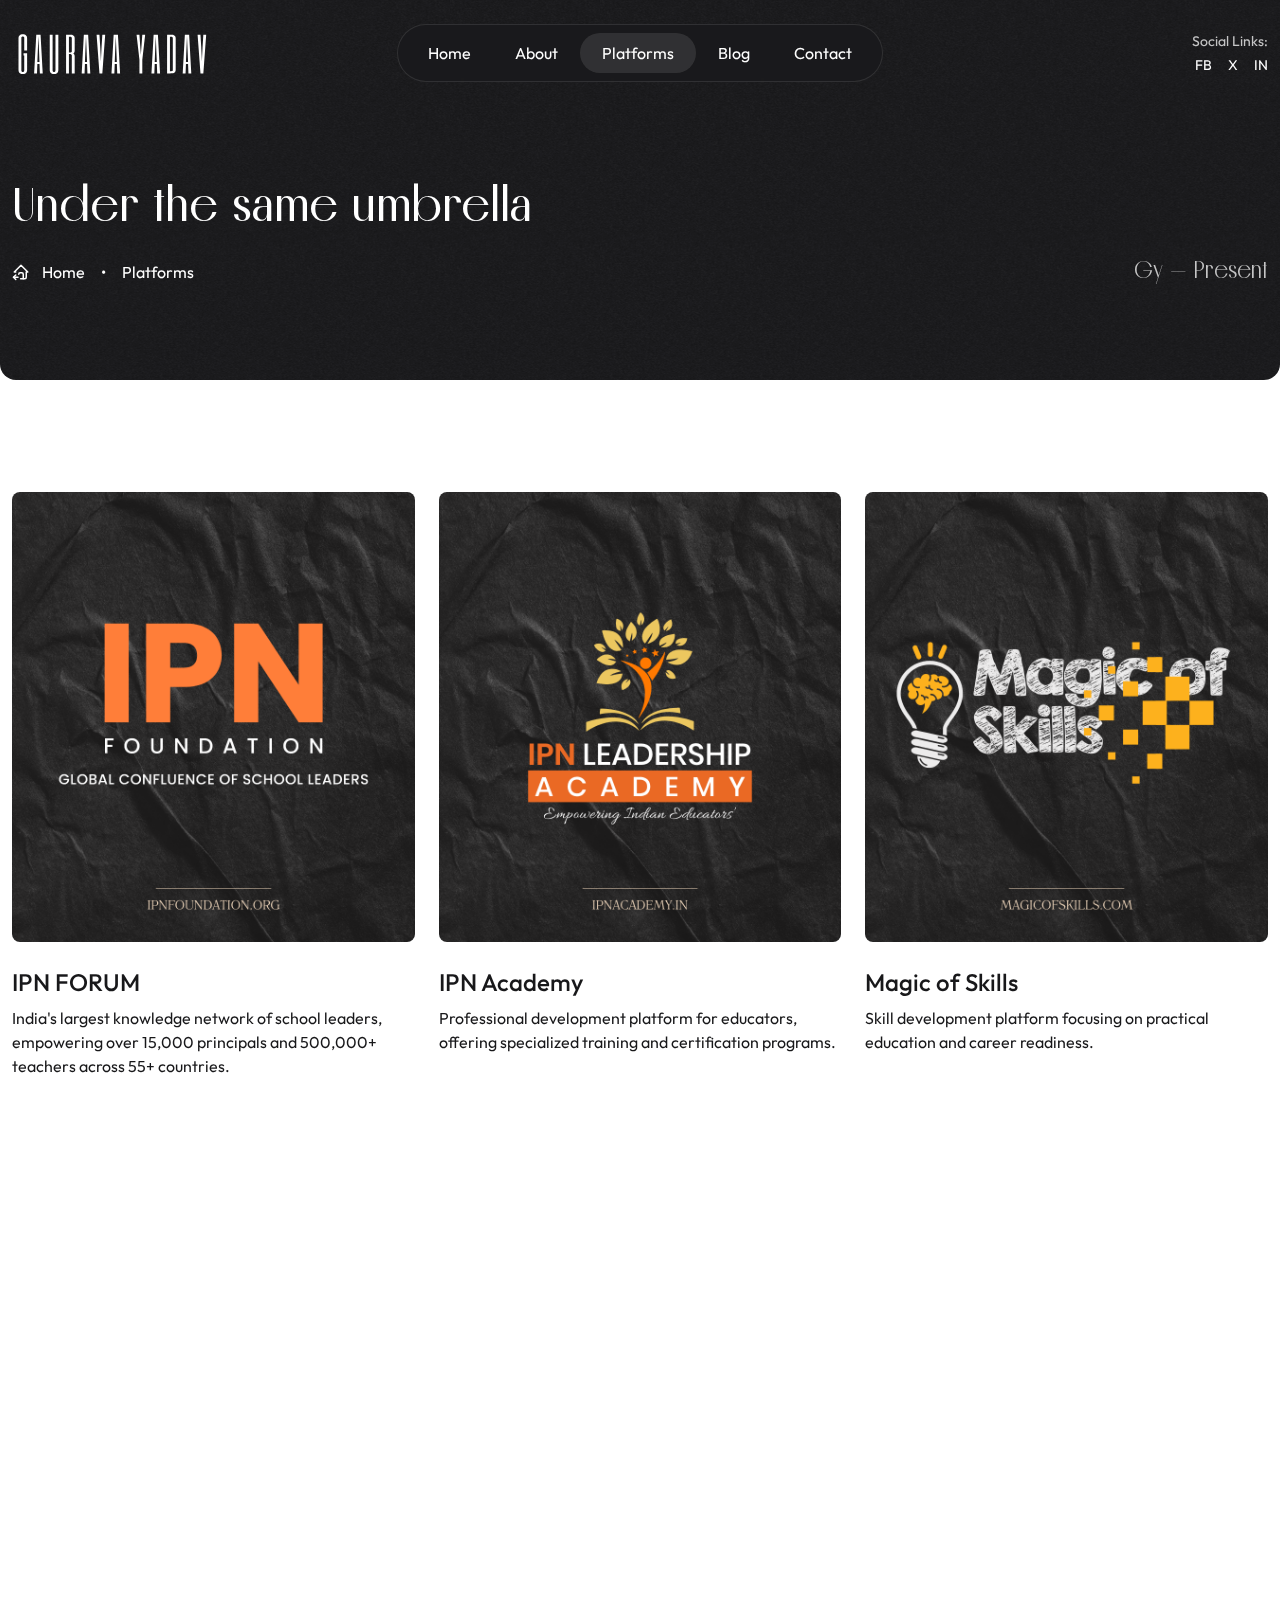
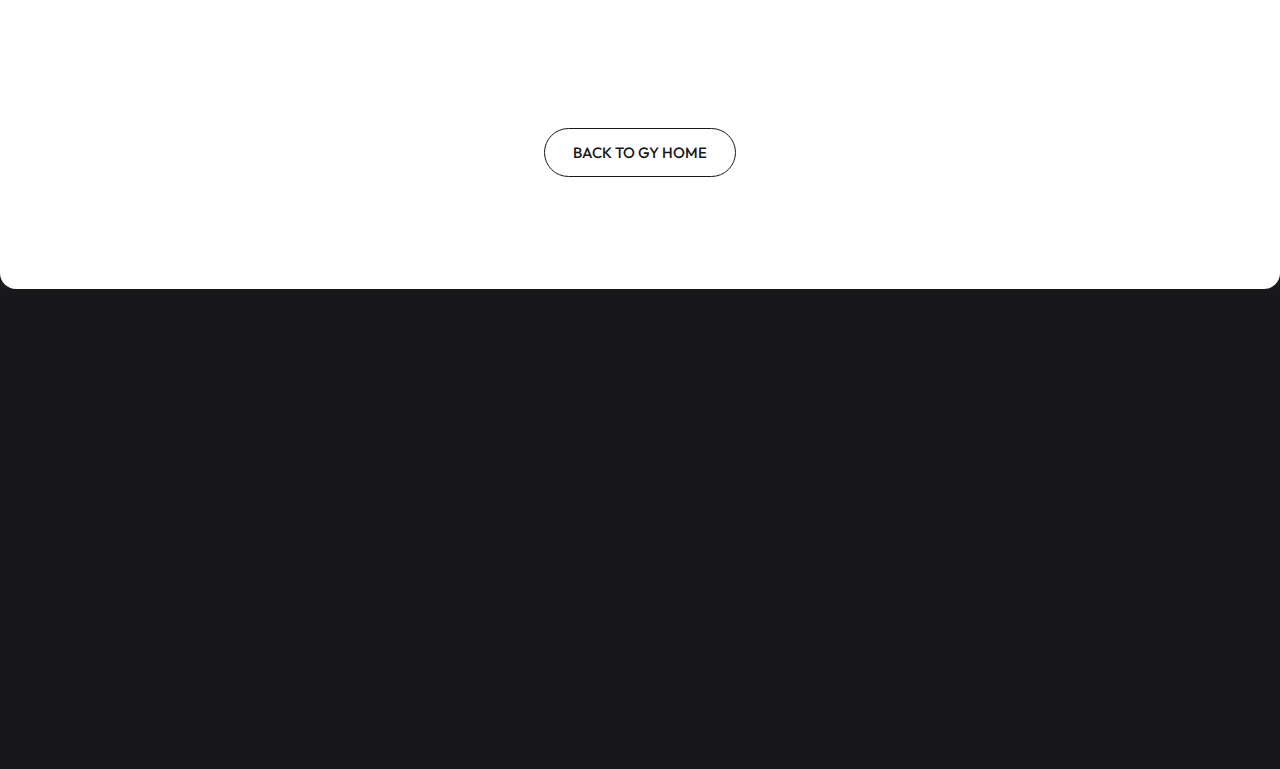
<file: platforms.html>
<!DOCTYPE html>
<html lang="en">
  <head>
    <meta charSet="utf-8" />
    <meta name="viewport" content="width=device-width, initial-scale=1, maximum-scale=5" />
    <title>Platforms - Gaurava Yadav | International Award-Winning Entrepreneur</title>
    
    <meta name="author" content="Gaurava Yadav" />
    <meta name="description" content="Explore Gaurava Yadav's educational initiatives and organizations transforming the education landscape." />
    <meta property="og:title" content="Platforms - Gaurava Yadav | International Award-Winning Entrepreneur" />
    <meta property="og:description" content="Explore Gaurava Yadav's educational initiatives and organizations transforming the education landscape." />
    <meta property="og:image" content="https://gauravayadav.com/images/ogimage.png" />


    <meta name="twitter:title" content="Gauarva - International Award-Winning Entrepreneur | Founder, Indian Principals' Network (IPN) FORUM" />
    <meta name="twitter:image" content="https://gauravayadav.com/images/ogimage.png" />
    <meta name="twitter:card" content="summary_large_image" />
    <meta name="twitter:description" content="International Award-Winning Entrepreneur | Founder, Indian Principals' Network (IPN) FORUM" />
    
    <link rel="shortcut icon" href="./images/favicon.png" type="image/x-icon" />
    
    <link rel="stylesheet" href="./plugins/aos/aos.css">
    <link rel="stylesheet" href="./styles/output.css">
  </head>

  <body>
    <!-- start of header -->
    <header class="fixed top-0 z-[9000] w-full header [&.invisible]:-translate-y-full">
      <div class="container">
        <div class="flex justify-between py-6 items-center relative">
          <!-- logo -->
          <div class="hideOnScroll lg:[&.scrolled]:opacity-0 lg:[&.scrolled]:-translate-x-8 w-1/4 transition-all duration-300">
            <a class="inline-block align-middle" href="./index.html">
              <img alt="Gauarva"  src="./images/logo.svg" />
            </a>
          </div>

          <!-- navbar -->
          <nav class="navbar">
            <span class="indicator"></span>
            <a href="./index.html">Home</a>
            <a href="./about.html">About</a>
            <a class="active" href="./platforms.html">Platforms</a>
            <a href="./blog.html">Blog</a>
            <a href="./contact.html">Contact</a>
          </nav>
          <div class="navOverlay"></div>

          <!-- toggle mobile-nav -->
          <button type="button" aria-label="Toggle Mobile Navigation" class="navToggler">
            <svg xmlns="http://www.w3.org/2000/svg" width="24" height="24" viewBox="0 0 24 24" stroke-width="2" stroke="currentColor" fill="none" stroke-linecap="round" stroke-linejoin="round">
              <path stroke="none" d="M0 0h24v24H0z" fill="none"></path>
              <path d="M4 8l16 0"></path>
              <path d="M4 16l16 0"></path>
            </svg>
            <svg xmlns="http://www.w3.org/2000/svg" width="24" height="24" viewBox="0 0 24 24" stroke-width="2" stroke="currentColor" fill="none" stroke-linecap="round" stroke-linejoin="round">
              <path stroke="none" d="M0 0h24v24H0z" fill="none"></path>
              <path d="M18 6l-12 12"></path>
              <path d="M6 6l12 12"></path>
            </svg>
          </button>

          <!-- social links -->
          <div class="hideOnScroll lg:[&.scrolled]:opacity-0 lg:[&.scrolled]:translate-x-8 w-1/4 transition-all duration-300 text-right text-sm hidden lg:block">
            <span class="block text-white/75 mb-1">Social Links:</span>
            <ul class="inline-flex gap-x-4">
              <li class="inline-block hover:opacity-75 transition-op duration-300">
                <a href="https://www.facebook.com/gauravayadavindia/" class="link">FB</a>
              </li>
              <li class="inline-block hover:opacity-75 transition-op duration-300">
                <a href="https://x.com/yadavgaurava" class="link">X</a>
              </li>
              <li class="inline-block hover:opacity-75 transition-op duration-300">
                <a href="https://www.linkedin.com/in/gauravayadav/" class="link">IN</a>
              </li>
            </ul>
          </div>
        </div>
      </div>
    </header>
    <!-- end of header -->

    <!-- start of main -->
    <main class="bg-dark relative z-10 pt-[92px] lg:pt-[106px] min-h-[82vh] overflow-hidden">
      
      <!-- ================= start of page-header ================= -->
      <section class="banner bg-white">
        <div class="pt-20 pb-24 page-banner bg-dark rounded-b-2xl relative z-10">
          <div class="container">
            <div class="row items-end" data-aos="fade">
              <div class="sm:col-8 text-center sm:text-left">
                <h1 class="text-[2.5rem] leading-[3rem] sm:leading-9 md:text-5xl font-secondary font-medium -mt-[6px] text-center sm:text-left mb-6 sm:mb-8">Under the same umbrella</h1>
                <nav aria-label="breadcrumb">
                  <ul class="flex items-center justify-center sm:justify-start [&>*:last-child]:pointer-events-none">
                    <li>
                      <svg xmlns="http://www.w3.org/2000/svg" width="18" height="18" viewBox="0 0 24 24" stroke-width="2" stroke="currentColor" fill="none" stroke-linecap="round" stroke-linejoin="round" class="mr-3" style="transform:rotateY(180deg)">
                        <path stroke="none" d="M0 0h24v24H0z" fill="none"></path>
                        <path d="M9 21v-6a2 2 0 0 1 2 -2h2a2 2 0 0 1 2 2"></path>
                        <path d="M19 12h2l-9 -9l-9 9h2v7a2 2 0 0 0 2 2h5.5"></path>
                        <path d="M16 19h6"></path>
                        <path d="M19 16l3 3l-3 3"></path>
                      </svg>
                    </li>
                    <li>
                      <a class="link" href="./index.html">Home</a>
                    </li>
                    <li><span class="px-4">•</span></li>
                    <li>
                      <a class="link" href="./index.html">Platforms</a>
                    </li>
                  </ul>
                </nav>
              </div>
              <div class="sm:col-4 block mt-6 sm:mt-0 text-center sm:text-right">
                <span class="font-secondary text-2xl leading-none text-white/75">Gy — Present</span>
              </div>
            </div>
          </div>
        </div>
      </section>
      <!-- ================= end of page-header ================= -->

      <!-- ================= start of Platforms ================= -->
      <section class="py-28 bg-white text-dark rounded-b-2xl">
        <div class="container">
          <div class="row md:gx-4 gy-4">
            <div class="grid sm:grid-cols-2 lg:grid-cols-3 gap-6">
              <!-- IPN FORUM -->
              <div class="group" data-aos="fade-up-sm">
                <div class="overflow-hidden rounded-lg">
                  <a href="project-ipn.html" class="block">
                    <img 
                      loading="lazy" 
                      width="600" 
                      height="450"
                      class="w-full transition duration-300 group-hover:scale-110"
                      alt="IPN FORUM" 
                      src="./images/brands/1.png" 
                    />
                  </a>
                </div>
                <div class="mt-6">
                  <h3 class="text-2xl font-medium mb-2">
                    <a href="project-ipn.html" class="link">IPN FORUM</a>
                  </h3>
                  <p class="">India's largest knowledge network of school leaders, empowering over 15,000 principals and 500,000+ teachers across 55+ countries.</p>
                </div>
              </div>

              <!-- EduAce Services -->
              <div class="group" data-aos="fade-up-sm" data-aos-delay="50">
                <div class="overflow-hidden rounded-lg">
                  <a href="https://ipnacademy.in" class="block">
                    <img 
                      loading="lazy" 
                      width="600" 
                      height="450"
                      class="w-full transition duration-300 group-hover:scale-110"
                      alt="EduAce Services" 
                      src="./images/brands/2.png" 
                    />
                  </a>
                </div>
                <div class="mt-6">
                  <h3 class="text-2xl font-medium mb-2">
                    <a href="https://ipnacademy.in" class="link">IPN Academy</a>
                  </h3>
                  <p class="">Professional development platform for educators, offering specialized training and certification programs.</p>
                </div>
              </div>

              <!-- IPN Academy -->
              <div class="group" data-aos="fade-up-sm" data-aos-delay="100">
                <div class="overflow-hidden rounded-lg">
                  <a href="https://magicofskills.in" class="block">
                    <img 
                      loading="lazy" 
                      width="600" 
                      height="450"
                      class="w-full transition duration-300 group-hover:scale-110"
                      alt="IPN Academy" 
                        src="./images/brands/3.png" 
                    />
                  </a>
                </div>
                <div class="mt-6">
                  <h3 class="text-2xl font-medium mb-2">
                    <a href="https://magicofskills.com" class="link">Magic of Skills</a>
                  </h3>
                  <p class="">Skill development platform focusing on practical education and career readiness.</p>
                </div>
              </div>

              <!-- Magic of Skills -->
              <div class="group" data-aos="fade-up-sm" data-aos-delay="150">
                <div class="overflow-hidden rounded-lg">
                  <a href="https://campuscoach.com" class="block">
                    <img 
                      loading="lazy" 
                      width="600" 
                      height="450"
                      class="w-full transition duration-300 group-hover:scale-110"
                      alt="Magic of Skills" 
                      src="./images/brands/4.png" 
                    />
                  </a>
                </div>
                <div class="mt-6">
                  <h3 class="text-2xl font-medium mb-2">
                    <a href="https://www.campuscoach.in" class="link">Campus Coach</a>
                  </h3>
                  <p class="">Educational consulting and campus development services for institutions.</p>
                </div>
              </div>

              <!-- Campus Coach -->
              <div class="group" data-aos="fade-up-sm" data-aos-delay="200">
                <div class="overflow-hidden rounded-lg">
                  <a href="https://www.questeduace.in" class="block">
                    <img 
                      loading="lazy" 
                      width="600" 
                      height="450"
                      class="w-full transition duration-300 group-hover:scale-110"
                      alt="Campus Coach" 
                      src="./images/brands/5.png" 
                    />
                  </a>
                </div>
                <div class="mt-6">
                  <h3 class="text-2xl font-medium mb-2">
                    <a href="https://www.questeduace.in" class="link">Eduace QUEST</a>
                  </h3>
                  <p class="">South Asia’s LARGEST STEAM QUIZ for School Students. Where students from 1000+ cities across India compete.</p>
                </div>
              </div>

              <!-- IPN Global -->
              <div class="group" data-aos="fade-up-sm" data-aos-delay="250">
                <div class="overflow-hidden rounded-lg">
                  <a href="#" class="block">
                    <img 
                      loading="lazy" 
                      width="600" 
                      height="450"
                      class="w-full transition duration-300 group-hover:scale-110"
                      alt="IPN Global" 
                      src="./images/brands/6.png" 
                    />
                  </a>
                </div>
                <div class="mt-6">
                  <h3 class="text-2xl font-medium mb-2">
                    <a href="#" class="link">AI Olympiad</a>
                  </h3>
                  <p class="">AI Olympiad is an extension of IPN Platforms, leading the way in AI education.</p>
                </div>
              </div>
            </div>
            
            <div class="text-center mt-16">
              <!-- load more button -->
              <button class="button button-dark">
                <span>Back to Gy Home</span>
              </button>
            </div>
          </div>
        </div>
      </section>
      <!-- ================= end of Platforms ================= -->

    </main>
    <!-- end of main -->

    <!-- ================= start of footer ================= -->
    <footer class="pt-28 pb-20 sticky bottom-0 z-[1]">
      <div class="mb-16 overflow-hidden">
        <a class="footer-cta block text-4xl md:text-5xl font-secondary font-medium mb-8" href="contact.html">
          <!-- Scrolling Line 1 -->
          <div class="animated-line animated-line-one mb-5">
            <div class="line-block">
              <span class="mr-20 md:mr-24">
                <span class="cta-text">Let's Redefine Education</span>
                <img alt="arrow-right" loading="lazy" width="39" height="31" class="inline-block ml-10 md:ml-16 cta-icon" src="./images/arrow-right.svg" />
              </span>
              <span class="mr-20 md:mr-24">
                <span class="cta-text">Let's Redefine Education</span>
                <img alt="arrow-right" loading="lazy" width="39" height="31" class="inline-block ml-10 md:ml-16 cta-icon" src="./images/arrow-right.svg" />
              </span>
              <span class="mr-20 md:mr-24">
                <span class="cta-text">Let's Redefine Education</span>
                <img alt="arrow-right" loading="lazy" width="39" height="31" class="inline-block ml-10 md:ml-16 cta-icon" src="./images/arrow-right.svg" />
              </span>
              <span class="mr-20 md:mr-24">
                <span class="cta-text">Let's Redefine Education</span>
                <img alt="arrow-right" loading="lazy" width="39" height="31" class="inline-block ml-10 md:ml-16 cta-icon" src="./images/arrow-right.svg" />
              </span>
              <span class="mr-20 md:mr-24">
                <span class="cta-text">Let's Redefine Education</span>
                <img alt="arrow-right" loading="lazy" width="39" height="31" class="inline-block ml-10 md:ml-16 cta-icon" src="./images/arrow-right.svg" />
              </span>
            </div>
            <div class="line-block-copy">
              <span class="mr-20 md:mr-24">
                <span class="cta-text">Let's Redefine Education</span>
                <img alt="arrow-right" loading="lazy" width="39" height="31" class="inline-block ml-10 md:ml-16 cta-icon" src="./images/arrow-right.svg" />
              </span>
              <span class="mr-20 md:mr-24">
                <span class="cta-text">Let's Redefine Education</span>
                <img alt="arrow-right" loading="lazy" width="39" height="31" class="inline-block ml-10 md:ml-16 cta-icon" src="./images/arrow-right.svg" />
              </span>
              <span class="mr-20 md:mr-24">
                <span class="cta-text">Let's Redefine Education</span>
                <img alt="arrow-right" loading="lazy" width="39" height="31" class="inline-block ml-10 md:ml-16 cta-icon" src="./images/arrow-right.svg" />
              </span>
              <span class="mr-20 md:mr-24">
                <span class="cta-text">Let's Redefine Education</span>
                <img alt="arrow-right" loading="lazy" width="39" height="31" class="inline-block ml-10 md:ml-16 cta-icon" src="./images/arrow-right.svg" />
              </span>
              <span class="mr-20 md:mr-24">
                <span class="cta-text">Let's Redefine Education</span>
                <img alt="arrow-right" loading="lazy" width="39" height="31" class="inline-block ml-10 md:ml-16 cta-icon" src="./images/arrow-right.svg" />
              </span>
            </div>
          </div>
          <!-- Scrolling Line 2 -->
          <div class="animated-line animated-line-two">
            <div class="line-block">
              <span class="mr-20 md:mr-24">
                <span class="cta-text">Let's Redefine Education</span>
                <img alt="arrow-right" loading="lazy" width="39" height="31" class="inline-block ml-10 md:ml-16 cta-icon" src="./images/arrow-right.svg" />
              </span>
              <span class="mr-20 md:mr-24">
                <span class="cta-text">Let's Redefine Education</span>
                <img alt="arrow-right" loading="lazy" width="39" height="31" class="inline-block ml-10 md:ml-16 cta-icon" src="./images/arrow-right.svg" />
              </span>
              <span class="mr-20 md:mr-24">
                <span class="cta-text">Let's Redefine Education</span>
                <img alt="arrow-right" loading="lazy" width="39" height="31" class="inline-block ml-10 md:ml-16 cta-icon" src="./images/arrow-right.svg" />
              </span>
              <span class="mr-20 md:mr-24">
                <span class="cta-text">Let's Redefine Education</span>
                <img alt="arrow-right" loading="lazy" width="39" height="31" class="inline-block ml-10 md:ml-16 cta-icon" src="./images/arrow-right.svg" />
              </span>
              <span class="mr-20 md:mr-24">
                <span class="cta-text">Let's Redefine Education</span>
                <img alt="arrow-right" loading="lazy" width="39" height="31" class="inline-block ml-10 md:ml-16 cta-icon" src="./images/arrow-right.svg" />
              </span>
            </div>
            <div class="line-block-copy">
              <span class="mr-20 md:mr-24">
                <span class="cta-text">Let's Redefine Education</span>
                <img alt="arrow-right" loading="lazy" width="39" height="31" class="inline-block ml-10 md:ml-16 cta-icon" src="./images/arrow-right.svg" />
              </span>
              <span class="mr-20 md:mr-24">
                <span class="cta-text">Let's Redefine Education</span>
                <img alt="arrow-right" loading="lazy" width="39" height="31" class="inline-block ml-10 md:ml-16 cta-icon" src="./images/arrow-right.svg" />
              </span>
              <span class="mr-20 md:mr-24">
                <span class="cta-text">Let's Redefine Education</span>
                <img alt="arrow-right" loading="lazy" width="39" height="31" class="inline-block ml-10 md:ml-16 cta-icon" src="./images/arrow-right.svg" />
              </span>
              <span class="mr-20 md:mr-24">
                <span class="cta-text">Let's Redefine Education</span>
                <img alt="arrow-right" loading="lazy" width="39" height="31" class="inline-block ml-10 md:ml-16 cta-icon" src="./images/arrow-right.svg" />
              </span>
              <span class="mr-20 md:mr-24">
                <span class="cta-text">Let's Redefine Education</span>
                <img alt="arrow-right" loading="lazy" width="39" height="31" class="inline-block ml-10 md:ml-16 cta-icon" src="./images/arrow-right.svg" />
              </span>
            </div>
          </div>
        </a>
      </div>
      <div class="container">
        <div class="row">
          <div class="md:col-6 text-center md:text-left mb-4">
            <!-- Social Links -->
            <ul class="inline-flex flex-wrap justify-center md:justify-start gap-x-6">
              <li class="inline-block hover:opacity-75 transition-op duration-300">
                <a href="https://www.facebook.com/gauravayadavindia/" class="link">Facebook</a>
              </li>
              <li class="inline-block hover:opacity-75 transition-op duration-300">
                <a href="https://x.com/yadavgaurava" class="link">Twitter</a>
              </li>
              <li class="inline-block hover:opacity-75 transition-op duration-300">
                <a href="https://www.linkedin.com/in/gauravayadav/" class="link">Linkedin</a>
              </li>
            </ul>
          </div>
          <div class="md:col-6 text-center md:text-right mb-4">
            <!-- Footer Menu -->
            <ul class="inline-flex flex-wrap justify-center md:justify-end gap-x-6">

              <li class="inline-block hover:opacity-75 transition-op duration-300">
                <a href="./privacy.html" class="link">Privacy policy</a>
              </li>
            </ul>
          </div>
          <!-- Copyright -->
          <div class="md:col-6 text-center md:text-left mb-4 md:mb-0">
            <p class="text-white/75">© 2025 Gauarva Yadav. All rights reserved.</p>
          </div>
          <!-- Developer Info -->
          <div class="md:col-6 text-center md:text-right">
            <p class="text-white/75">Developed by <a class="link text-white" href="https://endeavourdigital.in/" target="_blank" rel="noopener noreferrer">Endeavour Digital</a>
            </p>
          </div>
        </div>
      </div>
    </footer>
    <!-- ================= end of footer ================= -->

    <!-- start of script -->
    <script src="./plugins/aos/aos.js"></script>
    <script src="./scripts/main.js"></script>
  </body>
</html>
</file>
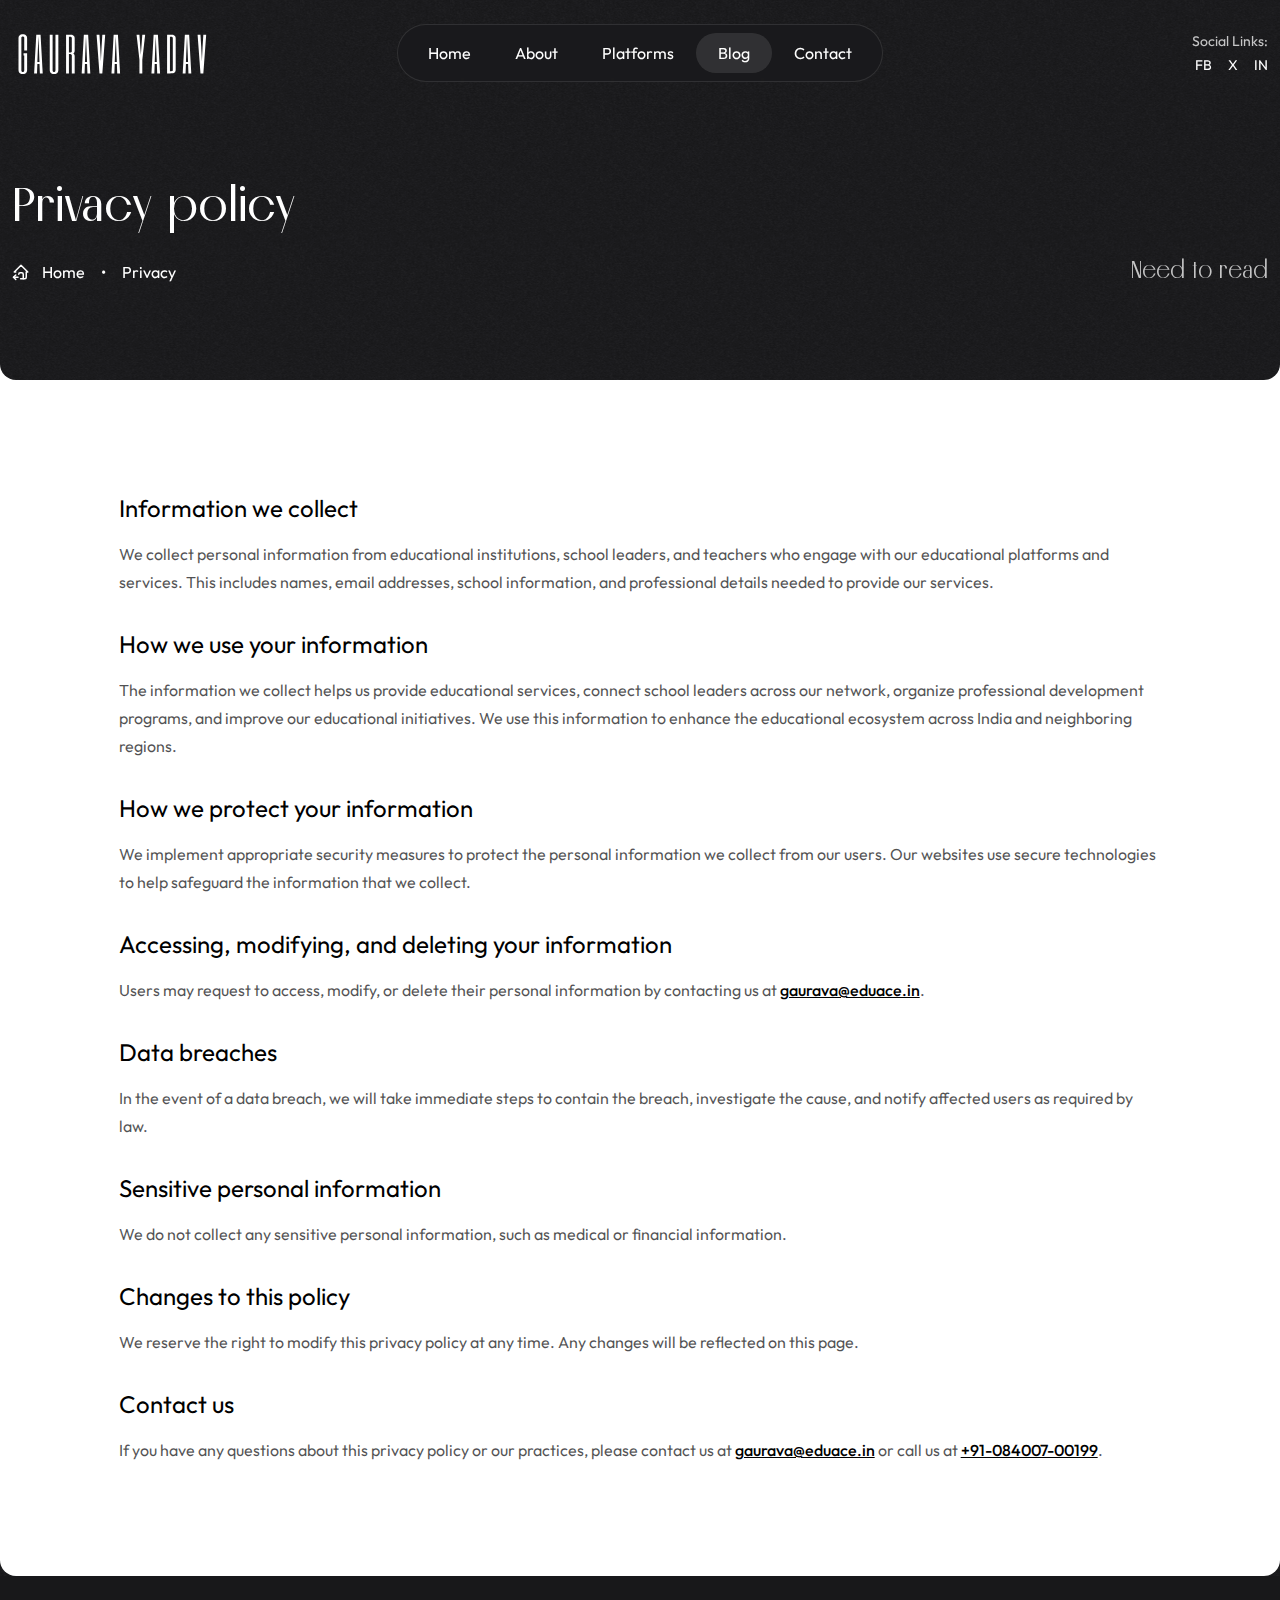
<file: privacy.html>
<!DOCTYPE html>
<html lang="en">
  <head>
    <meta charSet="utf-8" />
    <meta name="viewport" content="width=device-width, initial-scale=1, maximum-scale=5" />
    <title>Privacy Policy - Gaurava Yadav | International Award-Winning Entrepreneur</title>
    
    <meta name="author" content="Gaurava Yadav" />
    <meta name="description" content="Privacy policy for Gaurava Yadav - International Award-Winning Entrepreneur and Founder of IPN FORUM" />
    <meta property="og:title" content="Privacy Policy - Gaurava Yadav | International Award-Winning Entrepreneur" />
    <meta property="og:description" content="Privacy policy for Gaurava Yadav - International Award-Winning Entrepreneur and Founder of IPN FORUM" />
    <meta property="og:image" content="./images/ogimage.png" />
    <meta property="og:image:width" content="1200" />
    <meta property="og:image:height" content="630" />

    <meta name="twitter:title" content="Gauarva - International Award-Winning Entrepreneur | Founder, Indian Principals' Network (IPN) FORUM" />
    <meta name="twitter:image" content="./images/ogimage.png" />
    <meta name="twitter:card" content="summary_large_image" />
    <meta name="twitter:description" content="International Award-Winning Entrepreneur | Founder, Indian Principals' Network (IPN) FORUM" />
    
    <link rel="shortcut icon" href="./images/favicon.png" type="image/x-icon" />
    
    <link rel="stylesheet" href="./plugins/aos/aos.css">
    <link rel="stylesheet" href="./styles/output.css">
  </head>

  <body>
    <!-- start of header -->
    <header class="fixed top-0 z-[9000] w-full header [&.invisible]:-translate-y-full">
      <div class="container">
        <div class="flex justify-between py-6 items-center relative">
          <!-- logo -->
          <div class="hideOnScroll lg:[&.scrolled]:opacity-0 lg:[&.scrolled]:-translate-x-8 w-1/4 transition-all duration-300">
            <a class="inline-block align-middle" href="./index.html">
              <img alt="Gauarva"  src="./images/logo.svg" />
            </a>
          </div>

          <!-- navbar -->
          <nav class="navbar">
            <span class="indicator"></span>
            <a href="./index.html">Home</a>
            <a href="./about.html">About</a>
            <a href="./platforms.html">Platforms</a>
            <a class="active" href="./blog.html">Blog</a>
            <a href="./contact.html">Contact</a>
          </nav>
          <div class="navOverlay"></div>

          <!-- toggle mobile-nav -->
          <button type="button" aria-label="Toggle Mobile Navigation" class="navToggler">
            <svg xmlns="http://www.w3.org/2000/svg" width="24" height="24" viewBox="0 0 24 24" stroke-width="2" stroke="currentColor" fill="none" stroke-linecap="round" stroke-linejoin="round">
              <path stroke="none" d="M0 0h24v24H0z" fill="none"></path>
              <path d="M4 8l16 0"></path>
              <path d="M4 16l16 0"></path>
            </svg>
            <svg xmlns="http://www.w3.org/2000/svg" width="24" height="24" viewBox="0 0 24 24" stroke-width="2" stroke="currentColor" fill="none" stroke-linecap="round" stroke-linejoin="round">
              <path stroke="none" d="M0 0h24v24H0z" fill="none"></path>
              <path d="M18 6l-12 12"></path>
              <path d="M6 6l12 12"></path>
            </svg>
          </button>

          <!-- social links -->
          <div class="hideOnScroll lg:[&.scrolled]:opacity-0 lg:[&.scrolled]:translate-x-8 w-1/4 transition-all duration-300 text-right text-sm hidden lg:block">
            <span class="block text-white/75 mb-1">Social Links:</span>
            <ul class="inline-flex gap-x-4">
              <li class="inline-block hover:opacity-75 transition-op duration-300">
                <a href="https://www.facebook.com/gauravayadavindia/" class="link">FB</a>
              </li>
              <li class="inline-block hover:opacity-75 transition-op duration-300">
                <a href="https://x.com/yadavgaurava" class="link">X</a>
              </li>
              <li class="inline-block hover:opacity-75 transition-op duration-300">
                <a href="https://www.linkedin.com/in/gauravayadav/" class="link">IN</a>
              </li>
            </ul>
          </div>
        </div>
      </div>
    </header>
    <!-- end of header -->

    <!-- start of main -->
    <main class="bg-dark relative z-10 pt-[92px] lg:pt-[106px] min-h-[82vh] overflow-hidden">
      
      <!-- ================= start of page-header ================= -->
      <section class="banner bg-white">
        <div class="pt-20 pb-24 page-banner bg-dark rounded-b-2xl relative z-10">
          <div class="container">
            <div class="row items-end" data-aos="fade">
              <div class="sm:col-8 text-center sm:text-left">
                <h1 class="text-[2.5rem] leading-[3rem] sm:leading-9 md:text-5xl font-secondary font-medium -mt-[6px] text-center sm:text-left mb-6 sm:mb-8">Privacy policy</h1>
                <nav aria-label="breadcrumb">
                  <ul class="flex items-center justify-center sm:justify-start [&>*:last-child]:pointer-events-none">
                    <li>
                      <svg xmlns="http://www.w3.org/2000/svg" width="18" height="18" viewBox="0 0 24 24" stroke-width="2" stroke="currentColor" fill="none" stroke-linecap="round" stroke-linejoin="round" class="mr-3" style="transform:rotateY(180deg)">
                        <path stroke="none" d="M0 0h24v24H0z" fill="none"></path>
                        <path d="M9 21v-6a2 2 0 0 1 2 -2h2a2 2 0 0 1 2 2"></path>
                        <path d="M19 12h2l-9 -9l-9 9h2v7a2 2 0 0 0 2 2h5.5"></path>
                        <path d="M16 19h6"></path>
                        <path d="M19 16l3 3l-3 3"></path>
                      </svg>
                    </li>
                    <li>
                      <a class="link" href="./index.html">Home</a>
                    </li>
                    <li><span class="px-4">•</span></li>
                    <li>
                      <a class="link" href="./index.html">Privacy</a>
                    </li>
                  </ul>
                </nav>
              </div>
              <div class="sm:col-4 block mt-6 sm:mt-0 text-center sm:text-right">
                <span class="font-secondary text-2xl leading-none text-white/75">Need to read</span>
              </div>
            </div>
          </div>
        </div>
      </section>
      <!-- ================= end of page-header ================= -->

      <!-- ================= start of content ================= -->
      <section class="py-28 bg-white text-dark rounded-b-2xl">
        <div class="container">
          <div class="row justify-center">
            <div class="lg:col-10">
              <div class="content content-dark">
                <h2>Information we collect</h2>
                <p>We collect personal information from educational institutions, school leaders, and teachers who engage with our educational platforms and services. This includes names, email addresses, school information, and professional details needed to provide our services.</p>
                <h2>How we use your information</h2>
                <p>The information we collect helps us provide educational services, connect school leaders across our network, organize professional development programs, and improve our educational initiatives. We use this information to enhance the educational ecosystem across India and neighboring regions.</p>
                <h2>How we protect your information</h2>
                <p>We implement appropriate security measures to protect the personal information we collect from our users. Our websites use secure technologies to help safeguard the information that we collect.</p>
                <h2>Accessing, modifying, and deleting your information</h2>
                <p>Users may request to access, modify, or delete their personal information by contacting us at <a href="mailto:gaurava@eduace.in">gaurava@eduace.in</a>.</p>
                <h2>Data breaches</h2>
                <p>In the event of a data breach, we will take immediate steps to contain the breach, investigate the cause, and notify affected users as required by law.</p>
                <h2>Sensitive personal information</h2>
                <p>We do not collect any sensitive personal information, such as medical or financial information.</p>
                <h2>Changes to this policy</h2>
                <p>We reserve the right to modify this privacy policy at any time. Any changes will be reflected on this page.</p>
                <h2>Contact us</h2>
                <p>If you have any questions about this privacy policy or our practices, please contact us at <a href="mailto:gaurava@eduace.in">gaurava@eduace.in</a> or call us at <a href="tel:+91-084007-00199">+91-084007-00199</a>.</p>
              </div>
            </div>
          </div>
        </div>
      </section>
      <!-- ================= end of content ================= -->

    </main>
    <!-- end of main -->

    <!-- ================= start of footer ================= -->
    <footer class="pt-28 pb-20 sticky bottom-0 z-[1]">
      <div class="mb-16 overflow-hidden">
        <a class="footer-cta block text-4xl md:text-5xl font-secondary font-medium mb-8" href="contact.html">
          <!-- Scrolling Line 1 -->
          <div class="animated-line animated-line-one mb-5">
            <div class="line-block">
              <span class="mr-20 md:mr-24">
                <span class="cta-text">Let's Redefine Education</span>
                <img alt="arrow-right" loading="lazy" width="39" height="31" class="inline-block ml-10 md:ml-16 cta-icon" src="./images/arrow-right.svg" />
              </span>
              <span class="mr-20 md:mr-24">
                <span class="cta-text">Let's Redefine Education</span>
                <img alt="arrow-right" loading="lazy" width="39" height="31" class="inline-block ml-10 md:ml-16 cta-icon" src="./images/arrow-right.svg" />
              </span>
              <span class="mr-20 md:mr-24">
                <span class="cta-text">Let's Redefine Education</span>
                <img alt="arrow-right" loading="lazy" width="39" height="31" class="inline-block ml-10 md:ml-16 cta-icon" src="./images/arrow-right.svg" />
              </span>
              <span class="mr-20 md:mr-24">
                <span class="cta-text">Let's Redefine Education</span>
                <img alt="arrow-right" loading="lazy" width="39" height="31" class="inline-block ml-10 md:ml-16 cta-icon" src="./images/arrow-right.svg" />
              </span>
              <span class="mr-20 md:mr-24">
                <span class="cta-text">Let's Redefine Education</span>
                <img alt="arrow-right" loading="lazy" width="39" height="31" class="inline-block ml-10 md:ml-16 cta-icon" src="./images/arrow-right.svg" />
              </span>
            </div>
            <div class="line-block-copy">
              <span class="mr-20 md:mr-24">
                <span class="cta-text">Let's Redefine Education</span>
                <img alt="arrow-right" loading="lazy" width="39" height="31" class="inline-block ml-10 md:ml-16 cta-icon" src="./images/arrow-right.svg" />
              </span>
              <span class="mr-20 md:mr-24">
                <span class="cta-text">Let's Redefine Education</span>
                <img alt="arrow-right" loading="lazy" width="39" height="31" class="inline-block ml-10 md:ml-16 cta-icon" src="./images/arrow-right.svg" />
              </span>
              <span class="mr-20 md:mr-24">
                <span class="cta-text">Let's Redefine Education</span>
                <img alt="arrow-right" loading="lazy" width="39" height="31" class="inline-block ml-10 md:ml-16 cta-icon" src="./images/arrow-right.svg" />
              </span>
              <span class="mr-20 md:mr-24">
                <span class="cta-text">Let's Redefine Education</span>
                <img alt="arrow-right" loading="lazy" width="39" height="31" class="inline-block ml-10 md:ml-16 cta-icon" src="./images/arrow-right.svg" />
              </span>
              <span class="mr-20 md:mr-24">
                <span class="cta-text">Let's Redefine Education</span>
                <img alt="arrow-right" loading="lazy" width="39" height="31" class="inline-block ml-10 md:ml-16 cta-icon" src="./images/arrow-right.svg" />
              </span>
            </div>
          </div>
          <!-- Scrolling Line 2 -->
          <div class="animated-line animated-line-two">
            <div class="line-block">
              <span class="mr-20 md:mr-24">
                <span class="cta-text">Let's Redefine Education</span>
                <img alt="arrow-right" loading="lazy" width="39" height="31" class="inline-block ml-10 md:ml-16 cta-icon" src="./images/arrow-right.svg" />
              </span>
              <span class="mr-20 md:mr-24">
                <span class="cta-text">Let's Redefine Education</span>
                <img alt="arrow-right" loading="lazy" width="39" height="31" class="inline-block ml-10 md:ml-16 cta-icon" src="./images/arrow-right.svg" />
              </span>
              <span class="mr-20 md:mr-24">
                <span class="cta-text">Let's Redefine Education</span>
                <img alt="arrow-right" loading="lazy" width="39" height="31" class="inline-block ml-10 md:ml-16 cta-icon" src="./images/arrow-right.svg" />
              </span>
              <span class="mr-20 md:mr-24">
                <span class="cta-text">Let's Redefine Education</span>
                <img alt="arrow-right" loading="lazy" width="39" height="31" class="inline-block ml-10 md:ml-16 cta-icon" src="./images/arrow-right.svg" />
              </span>
              <span class="mr-20 md:mr-24">
                <span class="cta-text">Let's Redefine Education</span>
                <img alt="arrow-right" loading="lazy" width="39" height="31" class="inline-block ml-10 md:ml-16 cta-icon" src="./images/arrow-right.svg" />
              </span>
            </div>
            <div class="line-block-copy">
              <span class="mr-20 md:mr-24">
                <span class="cta-text">Let's Redefine Education</span>
                <img alt="arrow-right" loading="lazy" width="39" height="31" class="inline-block ml-10 md:ml-16 cta-icon" src="./images/arrow-right.svg" />
              </span>
              <span class="mr-20 md:mr-24">
                <span class="cta-text">Let's Redefine Education</span>
                <img alt="arrow-right" loading="lazy" width="39" height="31" class="inline-block ml-10 md:ml-16 cta-icon" src="./images/arrow-right.svg" />
              </span>
              <span class="mr-20 md:mr-24">
                <span class="cta-text">Let's Redefine Education</span>
                <img alt="arrow-right" loading="lazy" width="39" height="31" class="inline-block ml-10 md:ml-16 cta-icon" src="./images/arrow-right.svg" />
              </span>
              <span class="mr-20 md:mr-24">
                <span class="cta-text">Let's Redefine Education</span>
                <img alt="arrow-right" loading="lazy" width="39" height="31" class="inline-block ml-10 md:ml-16 cta-icon" src="./images/arrow-right.svg" />
              </span>
              <span class="mr-20 md:mr-24">
                <span class="cta-text">Let's Redefine Education</span>
                <img alt="arrow-right" loading="lazy" width="39" height="31" class="inline-block ml-10 md:ml-16 cta-icon" src="./images/arrow-right.svg" />
              </span>
            </div>
          </div>
        </a>
      </div>
      <div class="container">
        <div class="row">
          <div class="md:col-6 text-center md:text-left mb-4">
            <!-- Social Links -->
            <ul class="inline-flex flex-wrap justify-center md:justify-start gap-x-6">
              <li class="inline-block hover:opacity-75 transition-op duration-300">
                <a href="https://www.facebook.com/gauravayadavindia/" class="link">Facebook</a>
              </li>
              <li class="inline-block hover:opacity-75 transition-op duration-300">
                <a href="https://x.com/yadavgaurava" class="link">X</a>
              </li>
              <li class="inline-block hover:opacity-75 transition-op duration-300">
                <a href="https://www.linkedin.com/in/gauravayadav/" class="link">LinkedIn</a>
              </li>
            </ul>
          </div>
          <div class="md:col-6 text-center md:text-right mb-4">
            <!-- Footer Menu -->
            <ul class="inline-flex flex-wrap justify-center md:justify-end gap-x-6">

              <li class="inline-block hover:opacity-75 transition-op duration-300">
                <a href="./privacy.html" class="link">Privacy policy</a>
              </li>
            </ul>
          </div>
          <!-- Copyright -->
          <div class="md:col-6 text-center md:text-left mb-4 md:mb-0">
            <p class="text-white/75">© 2025 Gauarva Yadav. All rights reserved.</p>
          </div>
          <!-- Developer Info -->
          <div class="md:col-6 text-center md:text-right">
            <p class="text-white/75">Developed by <a class="link text-white" href="https://endeavourdigital.in/" target="_blank" rel="noopener noreferrer">Endeavour Digital</a>
            </p>
          </div>
        </div>
      </div>
    </footer>
    <!-- ================= end of footer ================= -->

    <!-- start of script -->
    <script src="./plugins/aos/aos.js"></script>
    <script src="./scripts/main.js"></script>
  </body>
</html>
</file>
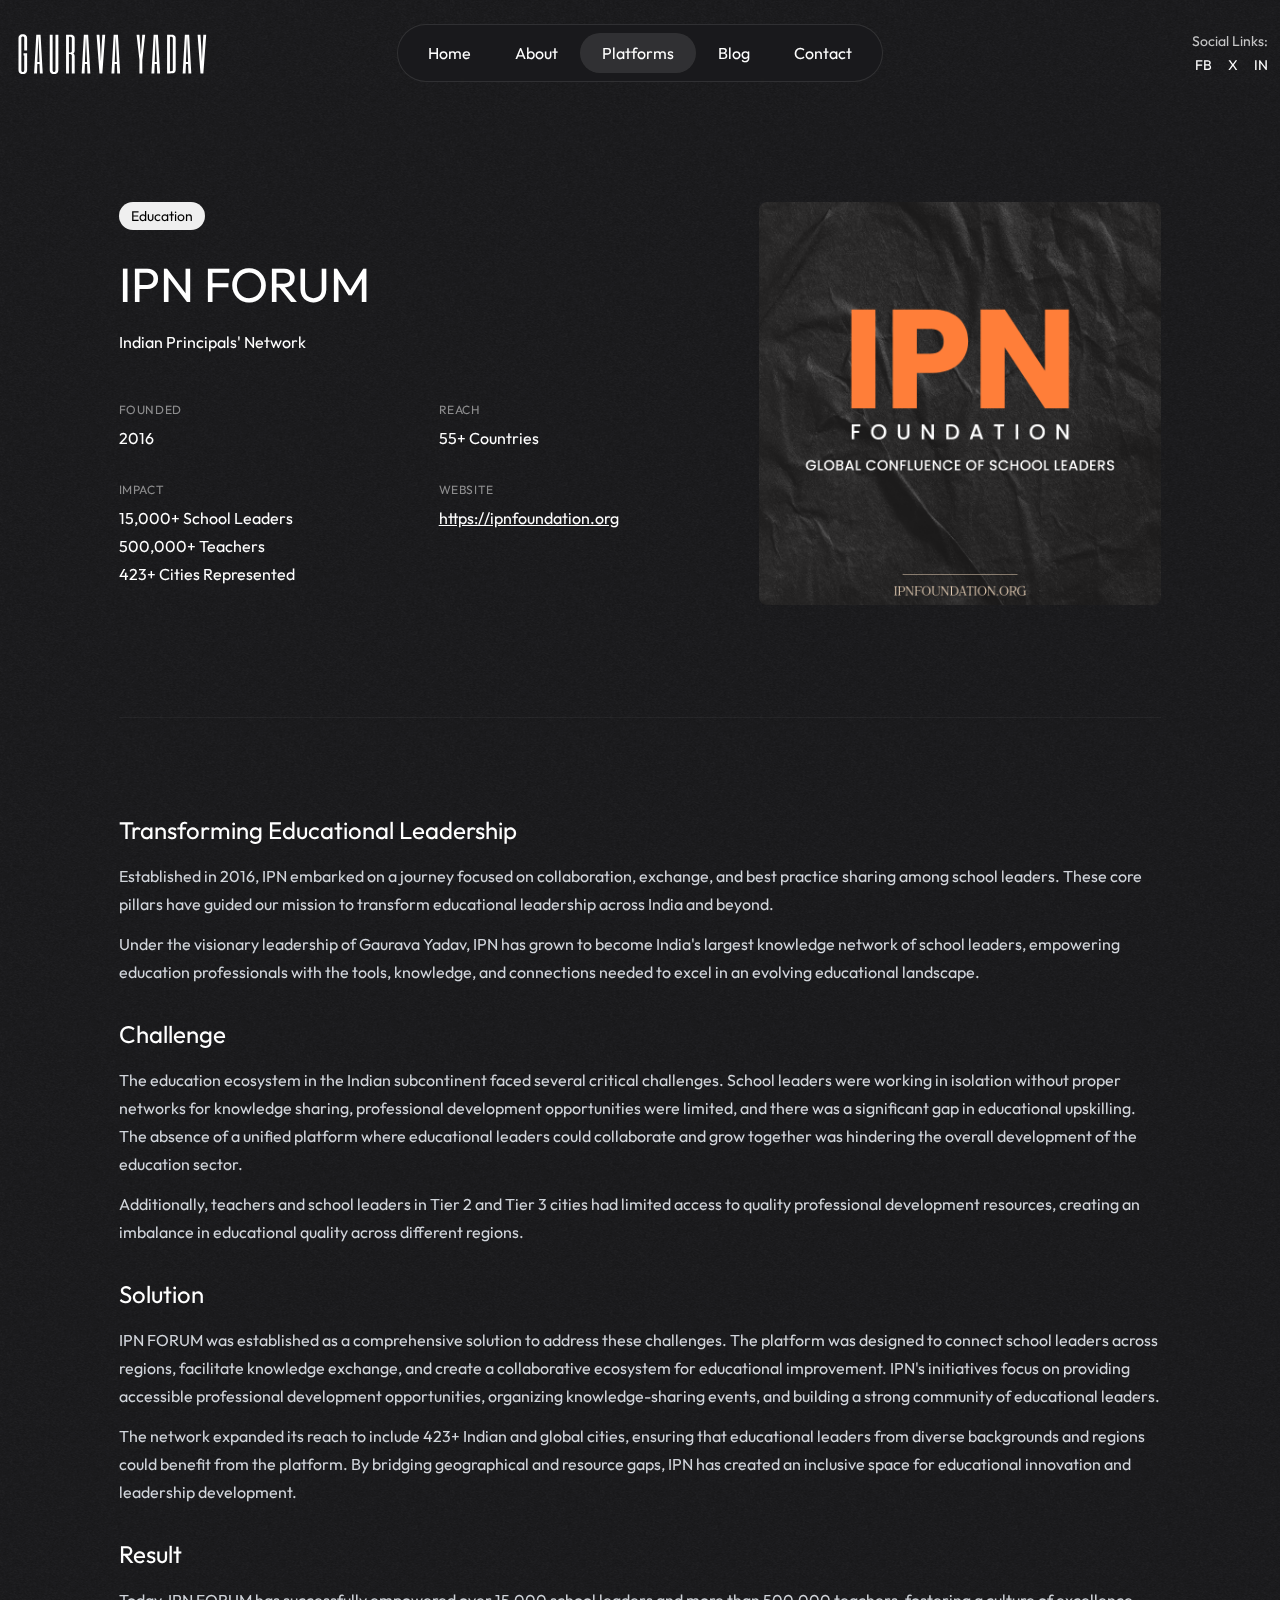
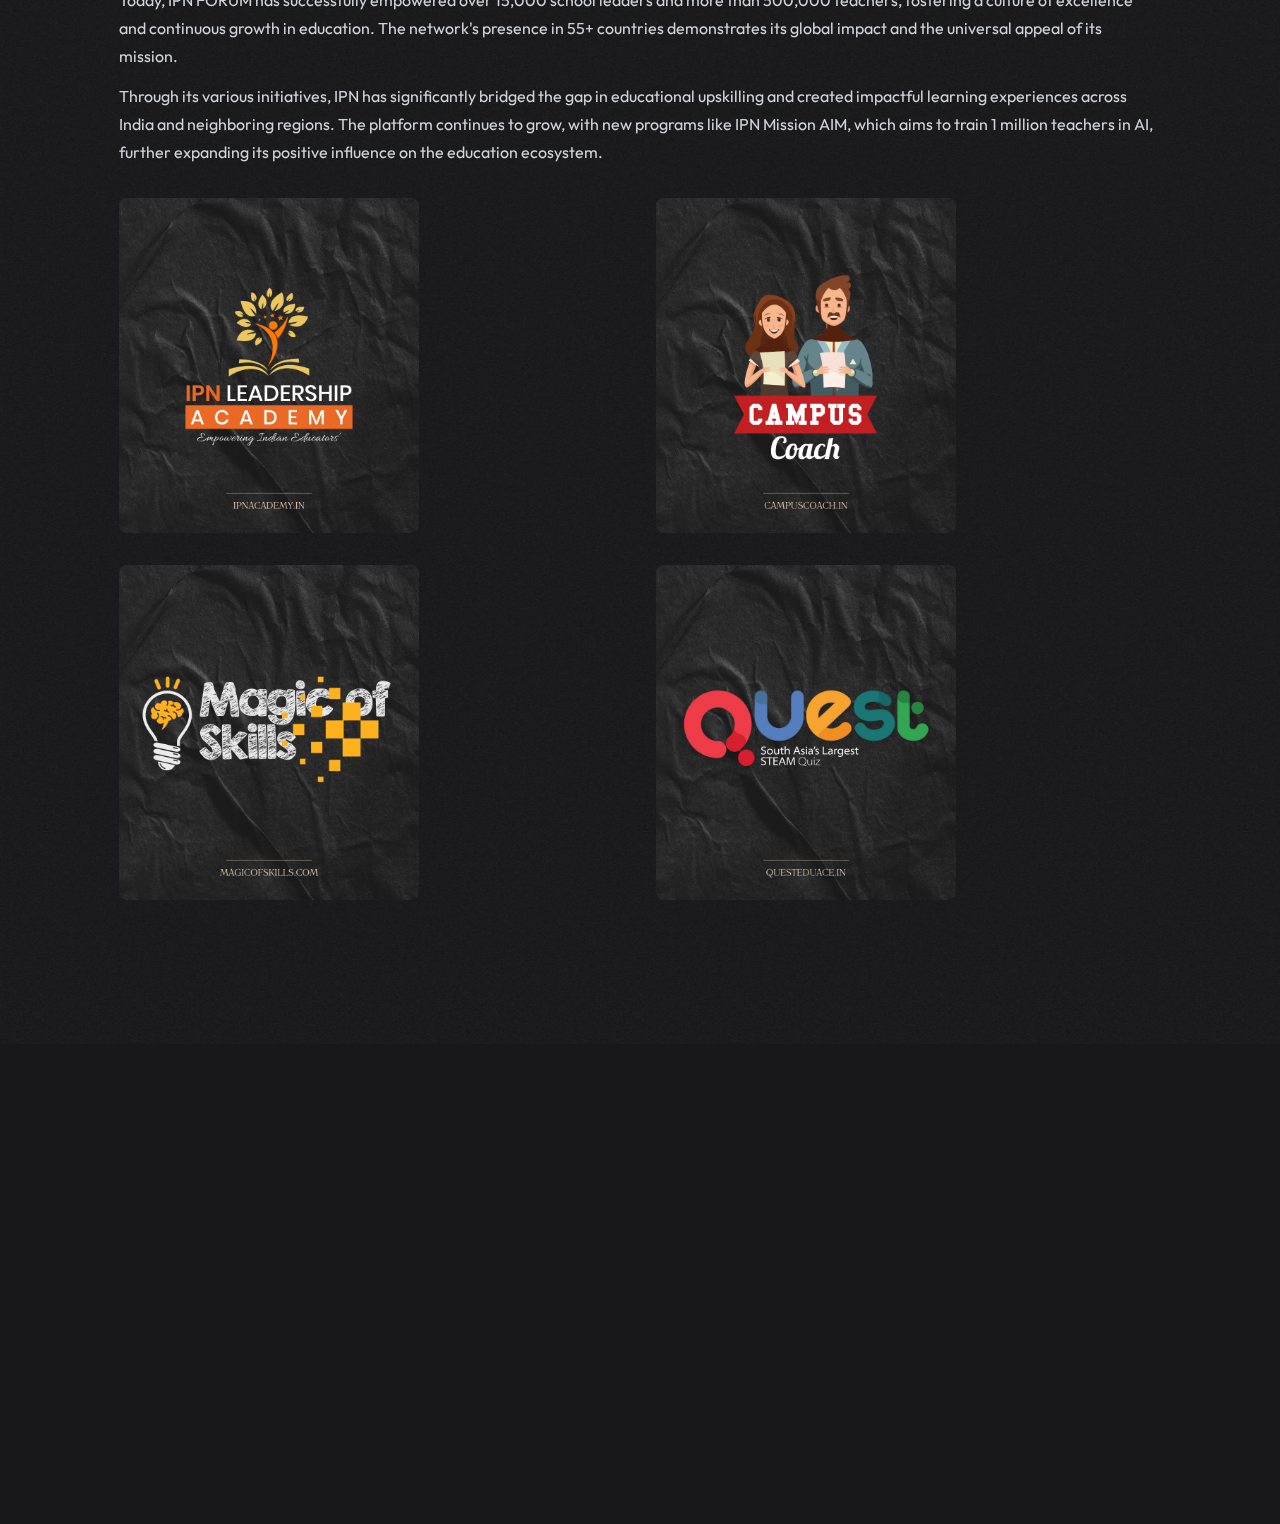
<file: project-ipn.html>
<!DOCTYPE html>
<html lang="en">
  <head>
    <meta charSet="utf-8" />
    <meta name="viewport" content="width=device-width, initial-scale=1, maximum-scale=5" />
    <title>IPN FORUM - Gaurava Yadav | International Award-Winning Entrepreneur</title>
    
    <meta name="author" content="Gaurava Yadav" />
    <meta name="description" content="IPN FORUM - India's largest knowledge network of school leaders by Gaurava Yadav" />
    <meta property="og:title" content="IPN FORUM - Gaurava Yadav | International Award-Winning Entrepreneur" />
    <meta property="og:description" content="IPN FORUM - India's largest knowledge network of school leaders by Gaurava Yadav" />
    <meta property="og:image" content="https://gauravayadav.com/images/ogimage.png" />


    <meta name="twitter:title" content="Gauarva - International Award-Winning Entrepreneur | Founder, Indian Principals' Network (IPN) FORUM" />
    <meta name="twitter:image" content="https://gauravayadav.com/images/ogimage.png" />
    <meta name="twitter:card" content="summary_large_image" />
    <meta name="twitter:description" content="International Award-Winning Entrepreneur | Founder, Indian Principals' Network (IPN) FORUM" />
    
    <link rel="shortcut icon" href="./images/favicon.png" type="image/x-icon" />
    
    <link rel="stylesheet" href="./plugins/aos/aos.css">
    <link rel="stylesheet" href="./styles/output.css">
  </head>

  <body>
    <!-- start of header -->
    <header class="fixed top-0 z-[9000] w-full header [&.invisible]:-translate-y-full">
      <div class="container">
        <div class="flex justify-between py-6 items-center relative">
          <!-- logo -->
          <div class="hideOnScroll lg:[&.scrolled]:opacity-0 lg:[&.scrolled]:-translate-x-8 w-1/4 transition-all duration-300">
            <a class="inline-block align-middle" href="./index.html">
              <img alt="Gauarva"  src="./images/logo.svg" />
            </a>
          </div>

          <!-- navbar -->
          <nav class="navbar">
            <span class="indicator"></span>
            <a href="./index.html">Home</a>
            <a href="./about.html">About</a>
            <a class="active" href="./platforms.html">Platforms</a>
            <a href="./blog.html">Blog</a>
            <a href="./contact.html">Contact</a>
          </nav>
          <div class="navOverlay"></div>

          <!-- toggle mobile-nav -->
          <button type="button" aria-label="Toggle Mobile Navigation" class="navToggler">
            <svg xmlns="http://www.w3.org/2000/svg" width="24" height="24" viewBox="0 0 24 24" stroke-width="2" stroke="currentColor" fill="none" stroke-linecap="round" stroke-linejoin="round">
              <path stroke="none" d="M0 0h24v24H0z" fill="none"></path>
              <path d="M4 8l16 0"></path>
              <path d="M4 16l16 0"></path>
            </svg>
            <svg xmlns="http://www.w3.org/2000/svg" width="24" height="24" viewBox="0 0 24 24" stroke-width="2" stroke="currentColor" fill="none" stroke-linecap="round" stroke-linejoin="round">
              <path stroke="none" d="M0 0h24v24H0z" fill="none"></path>
              <path d="M18 6l-12 12"></path>
              <path d="M6 6l12 12"></path>
            </svg>
          </button>

          <!-- social links -->
          <div class="hideOnScroll lg:[&.scrolled]:opacity-0 lg:[&.scrolled]:translate-x-8 w-1/4 transition-all duration-300 text-right text-sm hidden lg:block">
            <span class="block text-white/75 mb-1">Social Links:</span>
            <ul class="inline-flex gap-x-4">
              <li class="inline-block hover:opacity-75 transition-op duration-300">
                <a href="https://www.facebook.com/gauravayadavindia/" class="link">FB</a>
              </li>
              <li class="inline-block hover:opacity-75 transition-op duration-300">
                <a href="https://x.com/yadavgaurava" class="link">X</a>
              </li>
              <li class="inline-block hover:opacity-75 transition-op duration-300">
                <a href="https://www.linkedin.com/in/gauravayadav/" class="link">IN</a>
              </li>
            </ul>
          </div>
        </div>
      </div>
    </header>
    <!-- end of header -->

    <!-- start of main -->
    <main class="bg-dark relative z-10 pt-[92px] lg:pt-[106px] min-h-[82vh] overflow-hidden">
      
      <section class="pt-24 pb-28">
        <div class="container">
          <div class="row justify-center banner">
            <div class="md:col-7 lg:col-6" data-aos="fade-up-sm">
              <!-- Platforms tag -->
              <span class="inline-block text-sm rounded-full bg-[#efefef] px-3 py-1 capitalize text-black mb-6">Education</span>
              <!-- Platforms title -->
              <h1 class="text-4xl md:text-5xl mb-4 !leading-tight">IPN FORUM</h1>
              <!-- Platforms info -->
              <p>Indian Principals' Network</p>
              
              <!-- Platforms details info -->
              <ul class="row text-white mt-4">
                <li class="col-6 mt-8">
                  <p class="text-white/50 text-xs uppercase tracking-wider mb-2">Founded</p>
                  <div class="[&_a]:underline [&_a]:hover:no-underline [&_li]:mt-1">
                    <p>2016</p>
                  </div>
                </li>
                <li class="col-6 mt-8">
                  <p class="text-white/50 text-xs uppercase tracking-wider mb-2">Reach</p>
                  <div class="[&_a]:underline [&_a]:hover:no-underline [&_li]:mt-1">
                    <p>55+ Countries</p>
                  </div>
                </li>
                <li class="col-6 mt-8">
                  <p class="text-white/50 text-xs uppercase tracking-wider mb-2">Impact</p>
                  <div class="[&_a]:underline [&_a]:hover:no-underline [&_li]:mt-1">
                    <ul>
                      <li>15,000+ School Leaders</li>
                      <li>500,000+ Teachers</li>
                      <li>423+ Cities Represented</li>
                    </ul>
                  </div>
                </li>
                <li class="col-6 mt-8">
                  <p class="text-white/50 text-xs uppercase tracking-wider mb-2">website</p>
                  <div class="[&_a]:underline [&_a]:hover:no-underline [&_li]:mt-1">
                    <p>
                      <a href="https://ipnfoundation.org">https://ipnfoundation.org</a>
                    </p>
                  </div>
                </li>
              </ul>
            </div>

            <div class="md:col-5 lg:col-4 mt-12 md:mt-0" data-aos="fade-up-sm" data-aos-delay="100">
              <!-- Platforms image -->
              <img alt="IPN FORUM" loading="lazy" width="500" height="500" class="aspect-square object-cover object-center rounded-lg bg-light/20 w-full md:w-[500px]" src="./images/brands/1.png" />
            </div>

            <!-- divider -->
            <div class="lg:col-10">
              <hr class="opacity-5 mt-28 mb-24" />
            </div>
          </div>

          <!-- start of Platforms content -->
          <div class="row justify-center" data-aos="fade-in">
            <div class="lg:col-10">
              <article class="content content-light [&_img]:w-full">
                <h2>Transforming Educational Leadership</h2>
                <p>Established in 2016, IPN embarked on a journey focused on collaboration, exchange, and best practice sharing among school leaders. These core pillars have guided our mission to transform educational leadership across India and beyond.</p>
                <p>Under the visionary leadership of Gaurava Yadav, IPN has grown to become India's largest knowledge network of school leaders, empowering education professionals with the tools, knowledge, and connections needed to excel in an evolving educational landscape.</p>
                <h2>Challenge</h2>
                <p>The education ecosystem in the Indian subcontinent faced several critical challenges. School leaders were working in isolation without proper networks for knowledge sharing, professional development opportunities were limited, and there was a significant gap in educational upskilling. The absence of a unified platform where educational leaders could collaborate and grow together was hindering the overall development of the education sector.</p>
                <p>Additionally, teachers and school leaders in Tier 2 and Tier 3 cities had limited access to quality professional development resources, creating an imbalance in educational quality across different regions.</p>
                <h2>Solution</h2>
                <p>IPN FORUM was established as a comprehensive solution to address these challenges. The platform was designed to connect school leaders across regions, facilitate knowledge exchange, and create a collaborative ecosystem for educational improvement. IPN's initiatives focus on providing accessible professional development opportunities, organizing knowledge-sharing events, and building a strong community of educational leaders.</p>
                <p>The network expanded its reach to include 423+ Indian and global cities, ensuring that educational leaders from diverse backgrounds and regions could benefit from the platform. By bridging geographical and resource gaps, IPN has created an inclusive space for educational innovation and leadership development.</p>
                <h2>Result</h2>
                <p>Today, IPN FORUM has successfully empowered over 15,000 school leaders and more than 500,000 teachers, fostering a culture of excellence and continuous growth in education. The network's presence in 55+ countries demonstrates its global impact and the universal appeal of its mission.</p>
                <p>Through its various initiatives, IPN has significantly bridged the gap in educational upskilling and created impactful learning experiences across India and neighboring regions. The platform continues to grow, with new programs like IPN Mission AIM, which aims to train 1 million teachers in AI, further expanding its positive influence on the education ecosystem.</p>
                <div class="image columns-1 sm:columns-2 gap-8">
                  <p>
                    <img style="max-width: 300px;" width="100" src="./images/brands/2.png" alt="IPN FORUM 05." />
                    <img style="max-width: 300px;" width="100" src="./images/brands/3.png" alt="IPN FORUM 02." />
                    <img style="max-width: 300px;" width="100" src="./images/brands/4.png" alt="IPN FORUM 03." />
                    <img style="max-width: 300px;" width="100" src="./images/brands/5.png" alt="IPN FORUM 04." />
                  </p>
                </div>
              </article>
            </div>
          </div>
          <!-- end Platforms content -->
        </div>
      </section>

          
    </main>
    <!-- end of main -->

    <!-- ================= start of footer ================= -->
    <footer class="pt-28 pb-20 sticky bottom-0 z-[1]">
      <div class="mb-16 overflow-hidden">
        <a class="footer-cta block text-4xl md:text-5xl font-secondary font-medium mb-8" href="contact.html">
          <!-- Scrolling Line 1 -->
          <div class="animated-line animated-line-one mb-5">
            <div class="line-block">
              <span class="mr-20 md:mr-24">
                <span class="cta-text">Let's Redefine Education</span>
                <img alt="arrow-right" loading="lazy" width="39" height="31" class="inline-block ml-10 md:ml-16 cta-icon" src="./images/arrow-right.svg" />
              </span>
              <span class="mr-20 md:mr-24">
                <span class="cta-text">Let's Redefine Education</span>
                <img alt="arrow-right" loading="lazy" width="39" height="31" class="inline-block ml-10 md:ml-16 cta-icon" src="./images/arrow-right.svg" />
              </span>
              <span class="mr-20 md:mr-24">
                <span class="cta-text">Let's Redefine Education</span>
                <img alt="arrow-right" loading="lazy" width="39" height="31" class="inline-block ml-10 md:ml-16 cta-icon" src="./images/arrow-right.svg" />
              </span>
              <span class="mr-20 md:mr-24">
                <span class="cta-text">Let's Redefine Education</span>
                <img alt="arrow-right" loading="lazy" width="39" height="31" class="inline-block ml-10 md:ml-16 cta-icon" src="./images/arrow-right.svg" />
              </span>
              <span class="mr-20 md:mr-24">
                <span class="cta-text">Let's Redefine Education</span>
                <img alt="arrow-right" loading="lazy" width="39" height="31" class="inline-block ml-10 md:ml-16 cta-icon" src="./images/arrow-right.svg" />
              </span>
            </div>
            <div class="line-block-copy">
              <span class="mr-20 md:mr-24">
                <span class="cta-text">Let's Redefine Education</span>
                <img alt="arrow-right" loading="lazy" width="39" height="31" class="inline-block ml-10 md:ml-16 cta-icon" src="./images/arrow-right.svg" />
              </span>
              <span class="mr-20 md:mr-24">
                <span class="cta-text">Let's Redefine Education</span>
                <img alt="arrow-right" loading="lazy" width="39" height="31" class="inline-block ml-10 md:ml-16 cta-icon" src="./images/arrow-right.svg" />
              </span>
              <span class="mr-20 md:mr-24">
                <span class="cta-text">Let's Redefine Education</span>
                <img alt="arrow-right" loading="lazy" width="39" height="31" class="inline-block ml-10 md:ml-16 cta-icon" src="./images/arrow-right.svg" />
              </span>
              <span class="mr-20 md:mr-24">
                <span class="cta-text">Let's Redefine Education</span>
                <img alt="arrow-right" loading="lazy" width="39" height="31" class="inline-block ml-10 md:ml-16 cta-icon" src="./images/arrow-right.svg" />
              </span>
              <span class="mr-20 md:mr-24">
                <span class="cta-text">Let's Redefine Education</span>
                <img alt="arrow-right" loading="lazy" width="39" height="31" class="inline-block ml-10 md:ml-16 cta-icon" src="./images/arrow-right.svg" />
              </span>
            </div>
          </div>
          <!-- Scrolling Line 2 -->
          <div class="animated-line animated-line-two">
            <div class="line-block">
              <span class="mr-20 md:mr-24">
                <span class="cta-text">Let's Redefine Education</span>
                <img alt="arrow-right" loading="lazy" width="39" height="31" class="inline-block ml-10 md:ml-16 cta-icon" src="./images/arrow-right.svg" />
              </span>
              <span class="mr-20 md:mr-24">
                <span class="cta-text">Let's Redefine Education</span>
                <img alt="arrow-right" loading="lazy" width="39" height="31" class="inline-block ml-10 md:ml-16 cta-icon" src="./images/arrow-right.svg" />
              </span>
              <span class="mr-20 md:mr-24">
                <span class="cta-text">Let's Redefine Education</span>
                <img alt="arrow-right" loading="lazy" width="39" height="31" class="inline-block ml-10 md:ml-16 cta-icon" src="./images/arrow-right.svg" />
              </span>
              <span class="mr-20 md:mr-24">
                <span class="cta-text">Let's Redefine Education</span>
                <img alt="arrow-right" loading="lazy" width="39" height="31" class="inline-block ml-10 md:ml-16 cta-icon" src="./images/arrow-right.svg" />
              </span>
              <span class="mr-20 md:mr-24">
                <span class="cta-text">Let's Redefine Education</span>
                <img alt="arrow-right" loading="lazy" width="39" height="31" class="inline-block ml-10 md:ml-16 cta-icon" src="./images/arrow-right.svg" />
              </span>
            </div>
            <div class="line-block-copy">
              <span class="mr-20 md:mr-24">
                <span class="cta-text">Let's Redefine Education</span>
                <img alt="arrow-right" loading="lazy" width="39" height="31" class="inline-block ml-10 md:ml-16 cta-icon" src="./images/arrow-right.svg" />
              </span>
              <span class="mr-20 md:mr-24">
                <span class="cta-text">Let's Redefine Education</span>
                <img alt="arrow-right" loading="lazy" width="39" height="31" class="inline-block ml-10 md:ml-16 cta-icon" src="./images/arrow-right.svg" />
              </span>
              <span class="mr-20 md:mr-24">
                <span class="cta-text">Let's Redefine Education</span>
                <img alt="arrow-right" loading="lazy" width="39" height="31" class="inline-block ml-10 md:ml-16 cta-icon" src="./images/arrow-right.svg" />
              </span>
              <span class="mr-20 md:mr-24">
                <span class="cta-text">Let's Redefine Education</span>
                <img alt="arrow-right" loading="lazy" width="39" height="31" class="inline-block ml-10 md:ml-16 cta-icon" src="./images/arrow-right.svg" />
              </span>
              <span class="mr-20 md:mr-24">
                <span class="cta-text">Let's Redefine Education</span>
                <img alt="arrow-right" loading="lazy" width="39" height="31" class="inline-block ml-10 md:ml-16 cta-icon" src="./images/arrow-right.svg" />
              </span>
            </div>
          </div>
        </a>
      </div>
      <div class="container">
        <div class="row">
          <div class="md:col-6 text-center md:text-left mb-4">
            <!-- Social Links -->
            <ul class="inline-flex flex-wrap justify-center md:justify-start gap-x-6">
              <li class="inline-block hover:opacity-75 transition-op duration-300">
                <a href="https://www.facebook.com/gauravayadavindia/" class="link">Facebook</a>
              </li>
              <li class="inline-block hover:opacity-75 transition-op duration-300">
                <a href="https://x.com/yadavgaurava" class="link">X</a>
              </li>
              <li class="inline-block hover:opacity-75 transition-op duration-300">
                <a href="https://www.linkedin.com/in/gauravayadav/" class="link">LinkedIn</a>
              </li>
            </ul>
          </div>
          <div class="md:col-6 text-center md:text-right mb-4">
            <!-- Footer Menu -->
            <ul class="inline-flex flex-wrap justify-center md:justify-end gap-x-6">

              <li class="inline-block hover:opacity-75 transition-op duration-300">
                <a href="./privacy.html" class="link">Privacy policy</a>
              </li>
            </ul>
          </div>
          <!-- Copyright -->
          <div class="md:col-6 text-center md:text-left mb-4 md:mb-0">
            <p class="text-white/75">© 2025 Gauarva Yadav. All rights reserved.</p>
          </div>
          <!-- Developer Info -->
          <div class="md:col-6 text-center md:text-right">
            <p class="text-white/75">Developed by <a class="link text-white" href="https://endeavourdigital.in/" target="_blank" rel="noopener noreferrer">Endeavour Digital</a>
            </p>
          </div>
        </div>
      </div>
    </footer>
    <!-- ================= end of footer ================= -->

    <!-- start of script -->
    <script src="./plugins/aos/aos.js"></script>
    <script src="./scripts/main.js"></script>
  </body>
</html>
</file>
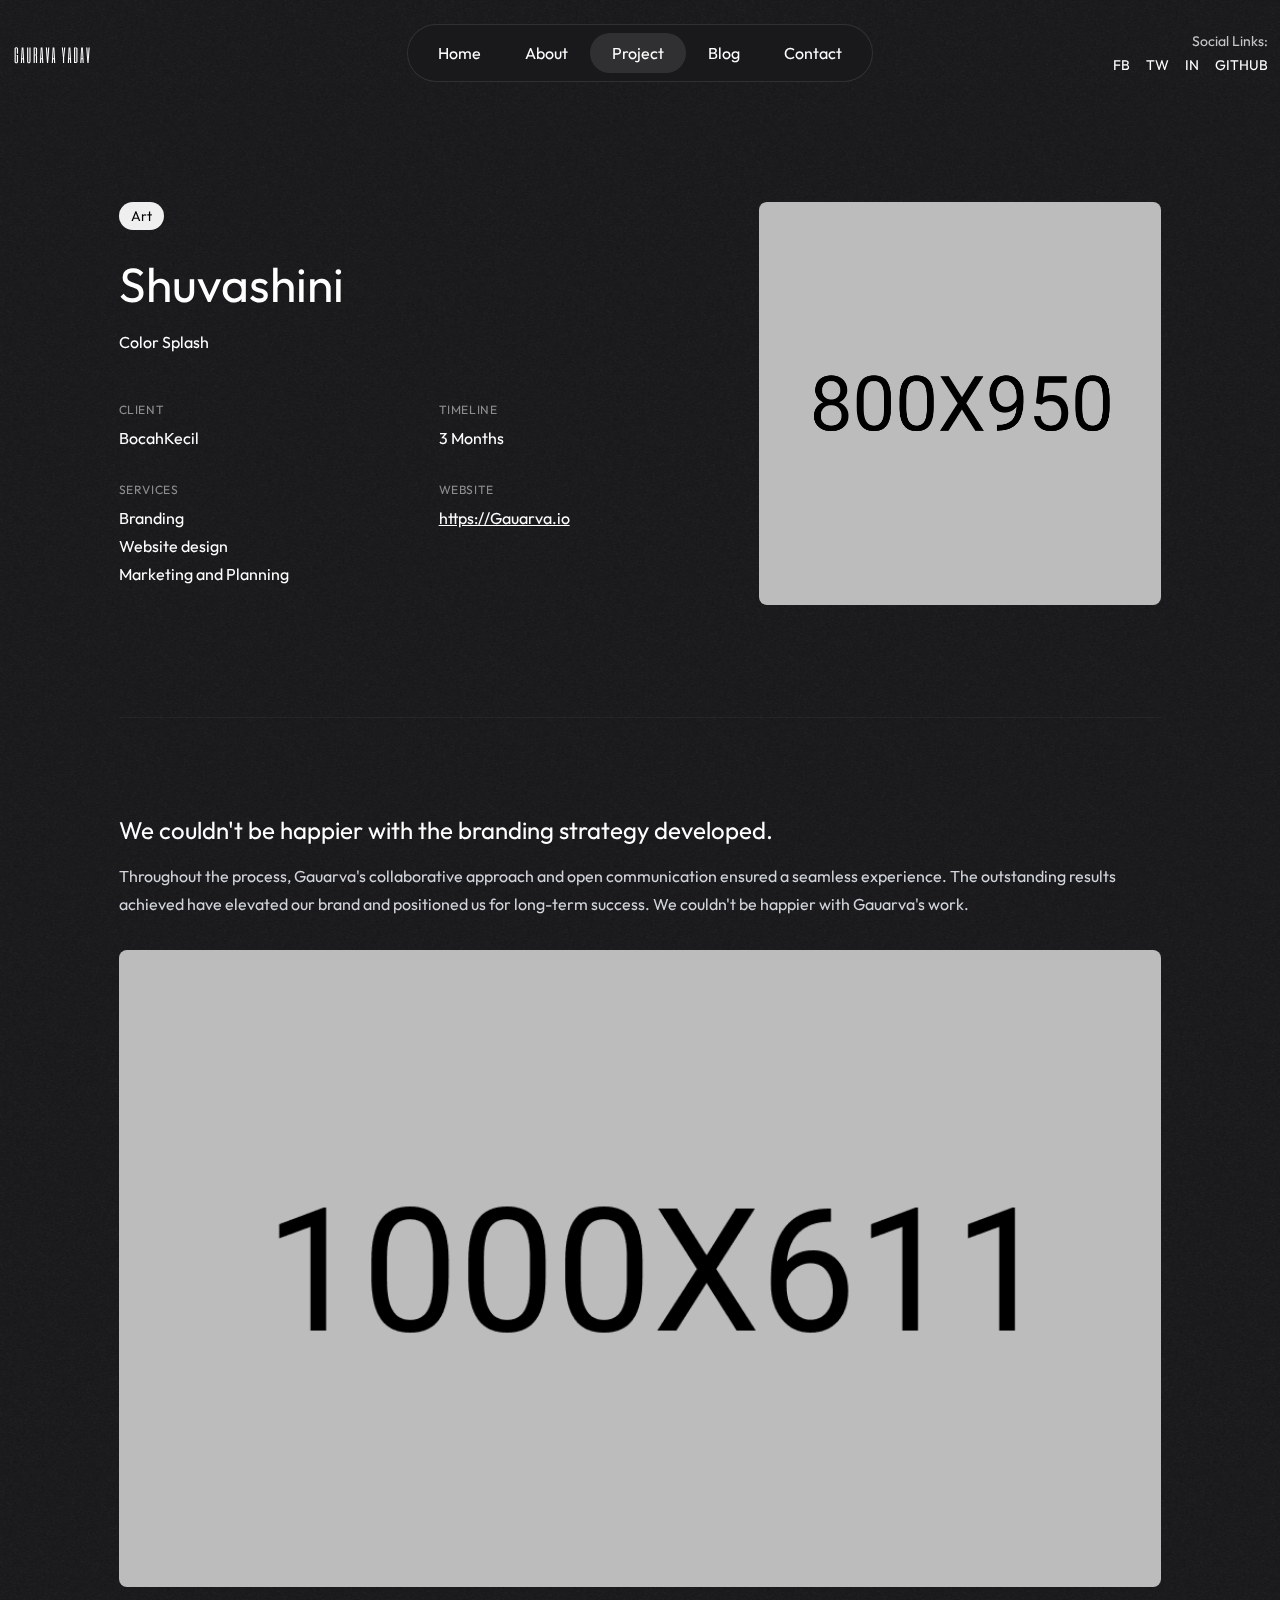
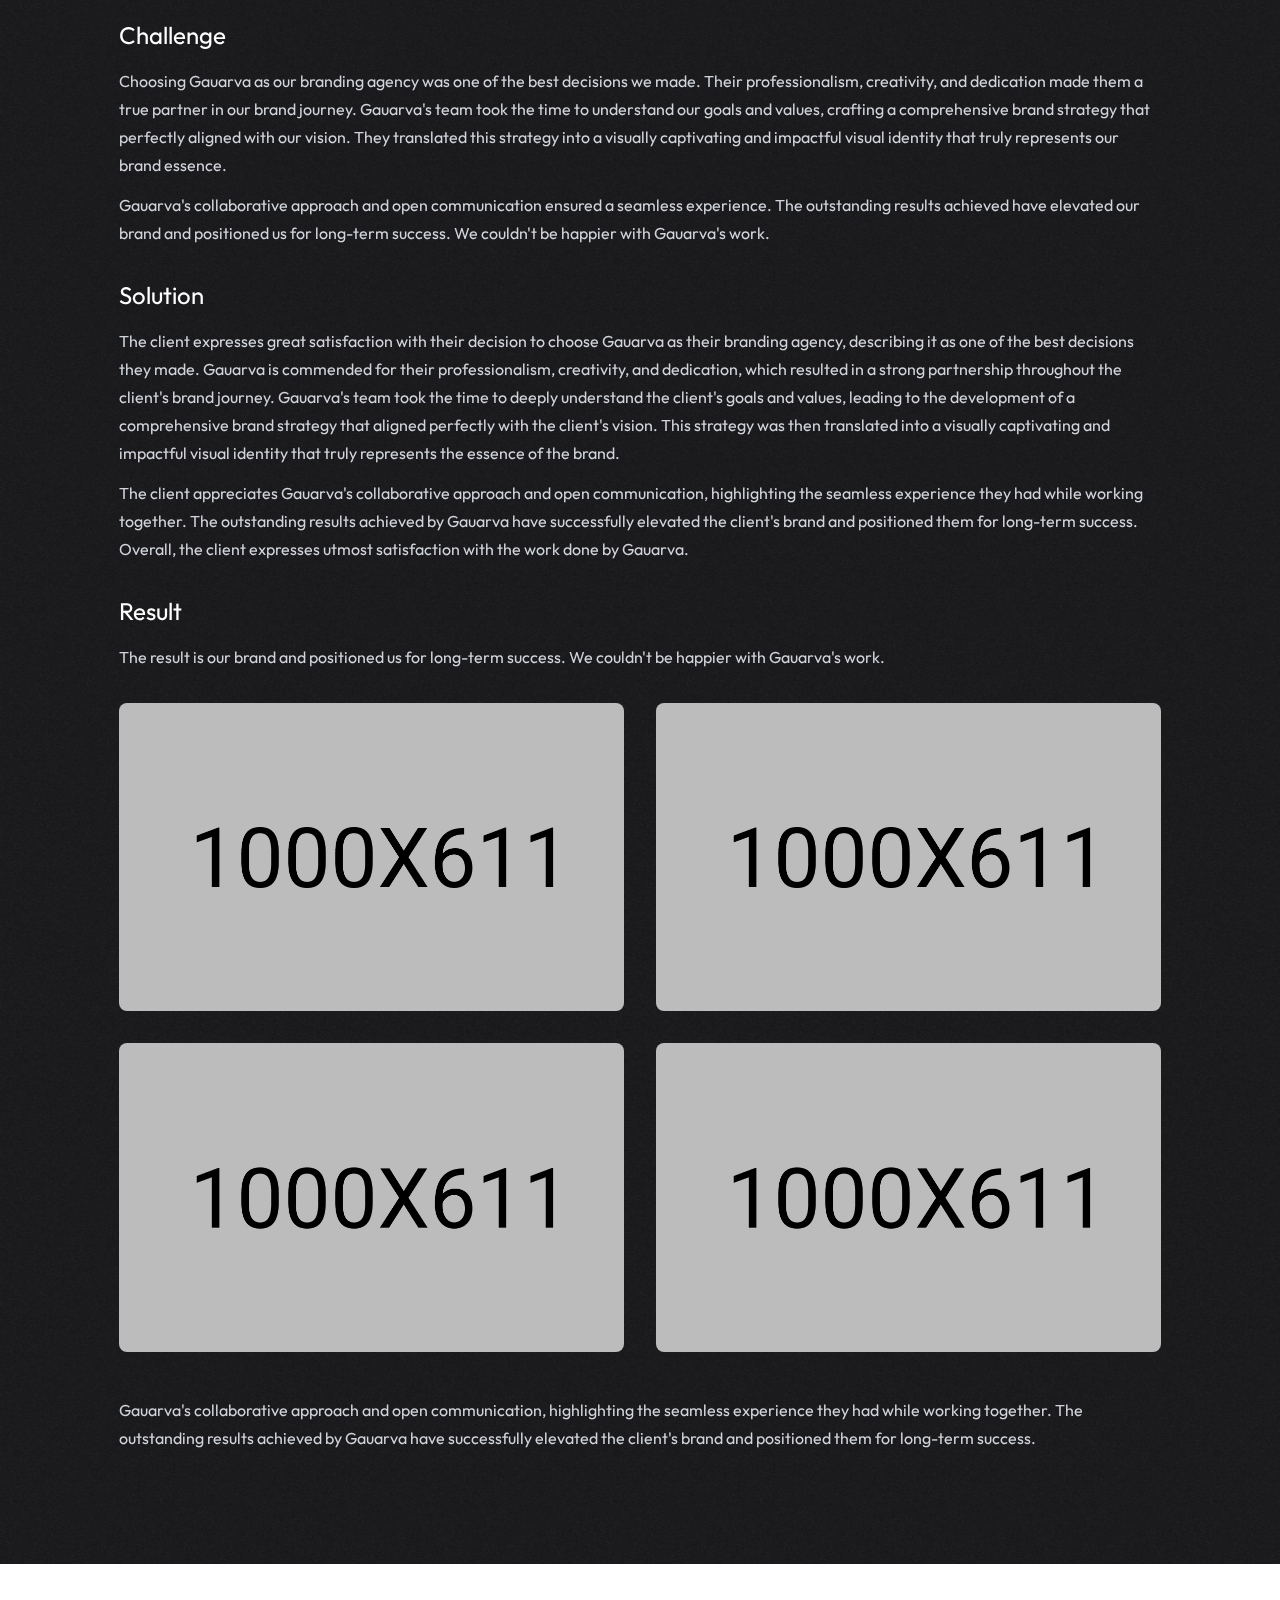
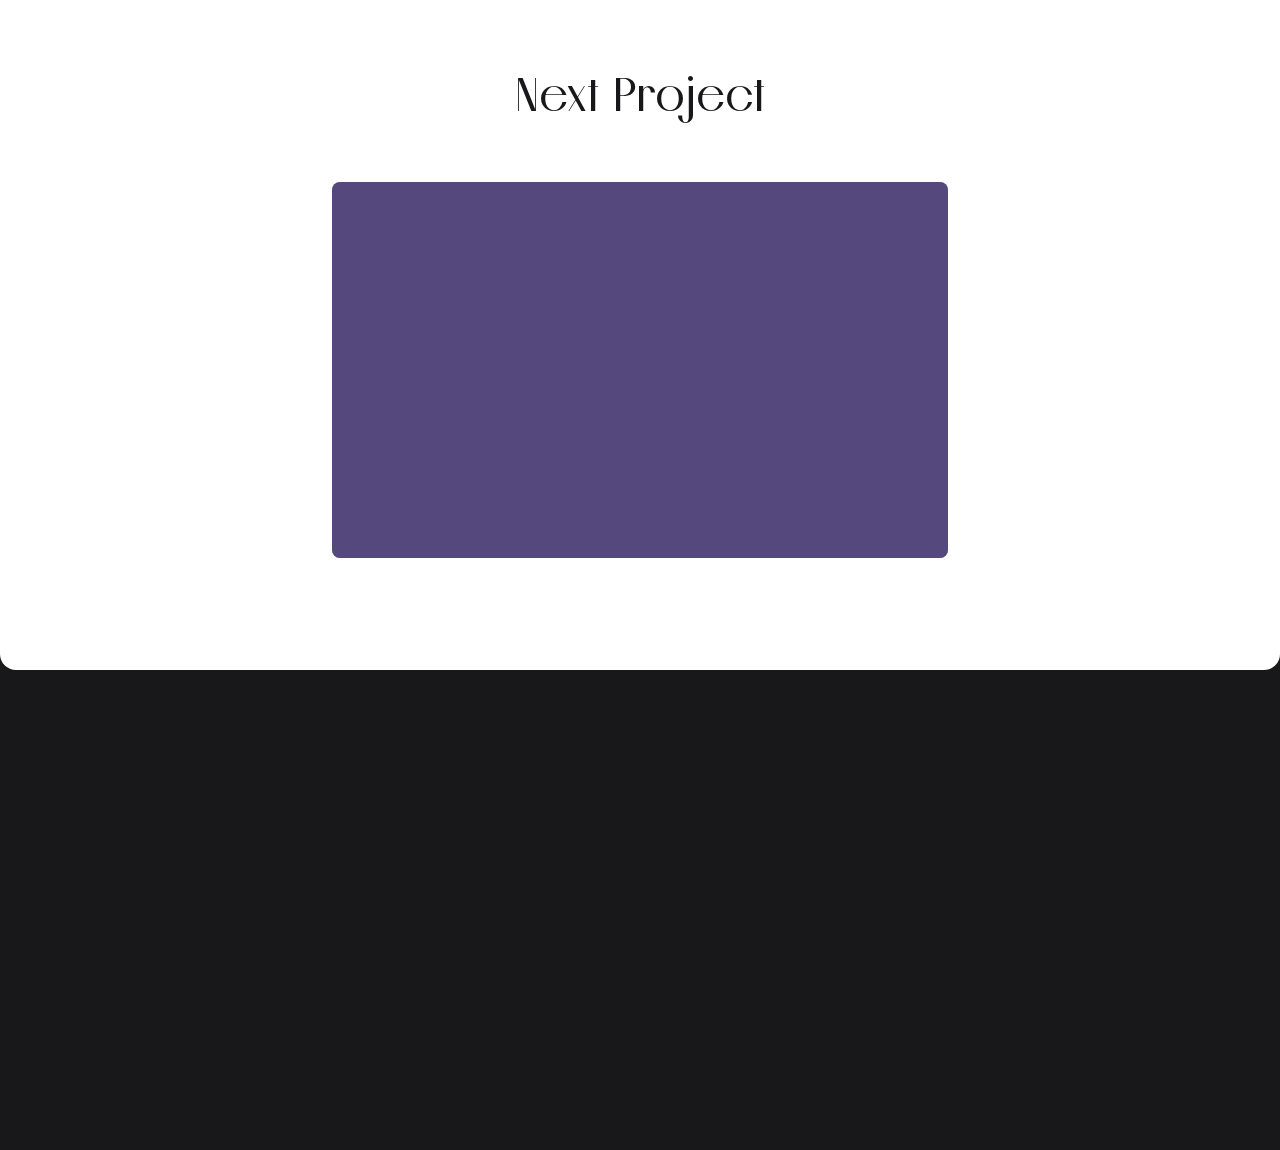
<file: project-single.html>
<!DOCTYPE html>
<html lang="en">
  <head>
    <meta charSet="utf-8" />
    <meta name="viewport" content="width=device-width, initial-scale=1, maximum-scale=5" />
    <title>Shared on THEMELOCK.COM - Gauarva - TailwindCSS Personal Portfolio Template</title>
    
    <meta name="author" content="Platol" />
    <meta name="description" content="TailwindCSS Personal Portfolio Template" />
    <meta property="og:title" content="Gauarva - TailwindCSS Personal Portfolio Template" />
    <meta property="og:description" content="TailwindCSS Personal Portfolio Template" />
    <meta property="og:image" content="./images/ogimage.jpg" />
    <meta property="og:image:width" content="1200" />
    <meta property="og:image:height" content="630" />

    <meta name="twitter:title" content="Gauarva - TailwindCSS Personal Portfolio Template" />
    <meta name="twitter:image" content="./images/ogimage.jpg" />
    <meta name="twitter:card" content="summary_large_image" />
    <meta name="twitter:description" content="TailwindCSS Personal Portfolio Template" />
    
    <link rel="shortcut icon" href="./images/favicon.png" type="image/x-icon" />
    
    <link rel="stylesheet" href="./plugins/aos/aos.css">
    <link rel="stylesheet" href="./styles/output.css">
  </head>

  <body>
    <!-- start of header -->
    <header class="fixed top-0 z-[9000] w-full header [&.invisible]:-translate-y-full">
      <div class="container">
        <div class="flex justify-between py-6 items-center relative">
          <!-- logo -->
          <div class="hideOnScroll lg:[&.scrolled]:opacity-0 lg:[&.scrolled]:-translate-x-8 w-1/4 transition-all duration-300">
            <a class="inline-block align-middle" href="./index.html">
              <img alt="Gauarva" width="80" height="29" src="./images/logo.svg" />
            </a>
          </div>

          <!-- navbar -->
          <nav class="navbar">
            <span class="indicator"></span>
            <a href="./index.html">Home</a>
            <a href="./about.html">About</a>
            <a class="active" href="./project.html">Project</a>
            <a href="./blog.html">Blog</a>
            <a href="./contact.html">Contact</a>
          </nav>
          <div class="navOverlay"></div>

          <!-- toggle mobile-nav -->
          <button type="button" aria-label="Toggle Mobile Navigation" class="navToggler">
            <svg xmlns="http://www.w3.org/2000/svg" width="24" height="24" viewBox="0 0 24 24" stroke-width="2" stroke="currentColor" fill="none" stroke-linecap="round" stroke-linejoin="round">
              <path stroke="none" d="M0 0h24v24H0z" fill="none"></path>
              <path d="M4 8l16 0"></path>
              <path d="M4 16l16 0"></path>
            </svg>
            <svg xmlns="http://www.w3.org/2000/svg" width="24" height="24" viewBox="0 0 24 24" stroke-width="2" stroke="currentColor" fill="none" stroke-linecap="round" stroke-linejoin="round">
              <path stroke="none" d="M0 0h24v24H0z" fill="none"></path>
              <path d="M18 6l-12 12"></path>
              <path d="M6 6l12 12"></path>
            </svg>
          </button>

          <!-- social links -->
          <div class="hideOnScroll lg:[&.scrolled]:opacity-0 lg:[&.scrolled]:translate-x-8 w-1/4 transition-all duration-300 text-right text-sm hidden lg:block">
            <span class="block text-white/75 mb-1">Social Links:</span>
            <ul class="inline-flex gap-x-4">
              <li class="inline-block hover:opacity-75 transition-op duration-300">
                <a href="https://facebook.com/" class="link">FB</a>
              </li>
              <li class="inline-block hover:opacity-75 transition-op duration-300">
                <a href="https://twitter.com/" class="link">TW</a>
              </li>
              <li class="inline-block hover:opacity-75 transition-op duration-300">
                <a href="https://linkedin.com/" class="link">IN</a>
              </li>
              <li class="inline-block hover:opacity-75 transition-op duration-300">
                <a href="https://github.com/" class="link">GITHUB</a>
              </li>
            </ul>
          </div>
        </div>
      </div>
    </header>
    <!-- end of header -->

    <!-- start of main -->
    <main class="bg-dark relative z-10 pt-[92px] lg:pt-[106px] min-h-[82vh] overflow-hidden">
      
      <section class="pt-24 pb-28">
        <div class="container">
          <div class="row justify-center banner">
            <div class="md:col-7 lg:col-6" data-aos="fade-up-sm">
              <!-- project tag -->
              <span class="inline-block text-sm rounded-full bg-[#efefef] px-3 py-1 capitalize text-black mb-6">Art</span>
              <!-- project title -->
              <h1 class="text-4xl md:text-5xl mb-4 !leading-tight">Shuvashini</h1>
              <!-- project info -->
              <p>Color Splash</p>
              
              <!-- project details info -->
              <ul class="row text-white mt-4">
                <li class="col-6 mt-8">
                  <p class="text-white/50 text-xs uppercase tracking-wider mb-2">Client</p>
                  <div class="[&_a]:underline [&_a]:hover:no-underline [&_li]:mt-1">
                    <p>BocahKecil</p>
                  </div>
                </li>
                <li class="col-6 mt-8">
                  <p class="text-white/50 text-xs uppercase tracking-wider mb-2">Timeline</p>
                  <div class="[&_a]:underline [&_a]:hover:no-underline [&_li]:mt-1">
                    <p>3 Months</p>
                  </div>
                </li>
                <li class="col-6 mt-8">
                  <p class="text-white/50 text-xs uppercase tracking-wider mb-2">Services</p>
                  <div class="[&_a]:underline [&_a]:hover:no-underline [&_li]:mt-1">
                    <ul>
                      <li>Branding</li>
                      <li>Website design</li>
                      <li>Marketing and Planning</li>
                    </ul>
                  </div>
                </li>
                <li class="col-6 mt-8">
                  <p class="text-white/50 text-xs uppercase tracking-wider mb-2">website</p>
                  <div class="[&_a]:underline [&_a]:hover:no-underline [&_li]:mt-1">
                    <p>
                      <a href="https://Gauarva.io">https://Gauarva.io</a>
                    </p>
                  </div>
                </li>
              </ul>
            </div>

            <div class="md:col-5 lg:col-4 mt-12 md:mt-0" data-aos="fade-up-sm" data-aos-delay="100">
              <!-- project image -->
              <img alt="Shuvashini" loading="lazy" width="500" height="500" class="aspect-square object-cover object-center rounded-lg bg-light/20 w-full md:w-[500px]" src="./images/project/04.jpg" />
            </div>

            <!-- divider -->
            <div class="lg:col-10">
              <hr class="opacity-5 mt-28 mb-24" />
            </div>
          </div>

          <!-- start of project content -->
          <div class="row justify-center" data-aos="fade-in">
            <div class="lg:col-10">
              <article class="content content-light [&_img]:w-full">
                <h2>We couldn't be happier with the branding strategy developed.</h2>
                <p>Throughout the process, Gauarva's collaborative approach and open communication ensured a seamless experience. The outstanding results achieved have elevated our brand and positioned us for long-term success. We couldn't be happier with Gauarva's work.</p>
                <p>
                  <img src="./images/project/01-00.jpg" alt="Shuvashini 04." />
                </p>
                <h2>Challenge</h2>
                <p>Choosing Gauarva as our branding agency was one of the best decisions we made. Their professionalism, creativity, and dedication made them a true partner in our brand journey. Gauarva's team took the time to understand our goals and values, crafting a comprehensive brand strategy that perfectly aligned with our vision. They translated this strategy into a visually captivating and impactful visual identity that truly represents our brand essence.</p>
                <p>Gauarva's collaborative approach and open communication ensured a seamless experience. The outstanding results achieved have elevated our brand and positioned us for long-term success. We couldn't be happier with Gauarva's work.</p>
                <h2>Solution</h2>
                <p>The client expresses great satisfaction with their decision to choose Gauarva as their branding agency, describing it as one of the best decisions they made. Gauarva is commended for their professionalism, creativity, and dedication, which resulted in a strong partnership throughout the client's brand journey. Gauarva's team took the time to deeply understand the client's goals and values, leading to the development of a comprehensive brand strategy that aligned perfectly with the client's vision. This strategy was then translated into a visually captivating and impactful visual identity that truly represents the essence of the brand.</p>
                <p>The client appreciates Gauarva's collaborative approach and open communication, highlighting the seamless experience they had while working together. The outstanding results achieved by Gauarva have successfully elevated the client's brand and positioned them for long-term success. Overall, the client expresses utmost satisfaction with the work done by Gauarva.</p>
                <h2>Result</h2>
                <p>The result is our brand and positioned us for long-term success. We couldn't be happier with Gauarva's work.</p>
                <div class="image columns-1 sm:columns-2 gap-8">
                  <p>
                    <img src="./images/project/01-01.jpg" alt="Shuvashini 05." />
                    <img src="./images/project/01-02.jpg" alt="Shuvashini 02." />
                    <img src="./images/project/01-03.jpg" alt="Shuvashini 03." />
                    <img src="./images/project/01-04.jpg" alt="Shuvashini 04." />
                  </p>
                </div>
                <p>Gauarva's collaborative approach and open communication, highlighting the seamless experience they had while working together. The outstanding results achieved by Gauarva have successfully elevated the client's brand and positioned them for long-term success.</p>
              </article>
            </div>
          </div>
          <!-- end project content -->
        </div>
      </section>

      <!-- start of next-project -->
      <section class="py-28 bg-white text-dark rounded-b-2xl overflow-hidden">
        <div class="container">
          <div class="mb-16">
            <!-- next-project -->
            <h2 class="text-4xl lg:text-5xl font-secondary font-medium -mt-[6px] text-center">Next Project</h2>
          </div>
          <div class="row justify-center">
            <div class="lg:col-6">
              <div data-aos="true" class="rounded-lg overflow-hidden relative group h-full">
                <span class="absolute h-full group-[.aos-animate]:h-0 w-full z-30 duration-700 left-0 bottom-0" style="background-color:#55487D;transition-delay:0ms"></span>
                
                <!-- next-project image -->
                <img alt="Curoloy" loading="lazy" width="620" height="420" class="scale-150 group-[.aos-animate]:scale-100 duration-700 group-hover:!scale-125 object-cover w-full bg-light/20 has-twoColumns h-[376px]" style="height:376px" src="./images/project/02.jpg" />
                <div class="absolute inset-0 z-20 flex justify-center flex-col p-8">
                  <span class="absolute h-full w-full duration-300 left-0 bottom-0 opacity-0 bg-overlay group-hover:opacity-100 -z-10 pointer-events-none"></span>
                  <div class="flex items-center justify-between opacity-0 -mt-1 group-hover:opacity-100 group-hover:mt-0 duration-300 group-hover:delay-300">
                    <!-- next-project tag -->
                    <span class="uppercase text-white bg-white/25 text-sm font-light tracking-wider px-3 py-1 rounded-full backdrop-blur-lg">Mobile App</span>
                    
                    <!-- next-project link -->
                    <a class="stretched-link" href="./project-single.html">
                      <img alt="arrow" loading="lazy" width="25" height="22" class="inline-block rotate-[135deg]" src="./images/arrow-right.svg" />
                    </a>
                  </div>
                  <div class="text-center mt-auto">
                    <h3 class="text-4xl font-secondary font-semibold text-white mb-2 relative overflow-hidden">
                      <!-- next-project title -->
                      <span class="block translate-y-full group-hover:translate-y-0 duration-300">Curoloy</span>
                    </h3>
                    <!-- next-project category -->
                    <p class="text-white font-light relative overflow-hidden">
                      <span class="block translate-y-full group-hover:translate-y-0 duration-300 group-hover:delay-150">Branding</span>
                    </p>
                  </div>
                </div>
              </div>
            </div>
          </div>
        </div>
      </section>
      <!-- end of next-project -->
          
    </main>
    <!-- end of main -->

    <!-- ================= start of footer ================= -->
    <footer class="pt-28 pb-20 sticky bottom-0 z-[1]">
      <div class="mb-16 overflow-hidden">
        <a class="footer-cta block text-4xl md:text-5xl font-secondary font-medium mb-8" href="contact.html">
          <!-- Scrolling Line 1 -->
          <div class="animated-line animated-line-one mb-5">
            <div class="line-block">
              <span class="mr-20 md:mr-24">
                <span class="cta-text">Let’s make something</span>
                <img alt="arrow-right" loading="lazy" width="39" height="31" class="inline-block ml-10 md:ml-16 cta-icon" src="./images/arrow-right.svg" />
              </span>
              <span class="mr-20 md:mr-24">
                <span class="cta-text">Let’s make something</span>
                <img alt="arrow-right" loading="lazy" width="39" height="31" class="inline-block ml-10 md:ml-16 cta-icon" src="./images/arrow-right.svg" />
              </span>
              <span class="mr-20 md:mr-24">
                <span class="cta-text">Let’s make something</span>
                <img alt="arrow-right" loading="lazy" width="39" height="31" class="inline-block ml-10 md:ml-16 cta-icon" src="./images/arrow-right.svg" />
              </span>
              <span class="mr-20 md:mr-24">
                <span class="cta-text">Let’s make something</span>
                <img alt="arrow-right" loading="lazy" width="39" height="31" class="inline-block ml-10 md:ml-16 cta-icon" src="./images/arrow-right.svg" />
              </span>
              <span class="mr-20 md:mr-24">
                <span class="cta-text">Let’s make something</span>
                <img alt="arrow-right" loading="lazy" width="39" height="31" class="inline-block ml-10 md:ml-16 cta-icon" src="./images/arrow-right.svg" />
              </span>
            </div>
            <div class="line-block-copy">
              <span class="mr-20 md:mr-24">
                <span class="cta-text">Let’s make something</span>
                <img alt="arrow-right" loading="lazy" width="39" height="31" class="inline-block ml-10 md:ml-16 cta-icon" src="./images/arrow-right.svg" />
              </span>
              <span class="mr-20 md:mr-24">
                <span class="cta-text">Let’s make something</span>
                <img alt="arrow-right" loading="lazy" width="39" height="31" class="inline-block ml-10 md:ml-16 cta-icon" src="./images/arrow-right.svg" />
              </span>
              <span class="mr-20 md:mr-24">
                <span class="cta-text">Let’s make something</span>
                <img alt="arrow-right" loading="lazy" width="39" height="31" class="inline-block ml-10 md:ml-16 cta-icon" src="./images/arrow-right.svg" />
              </span>
              <span class="mr-20 md:mr-24">
                <span class="cta-text">Let’s make something</span>
                <img alt="arrow-right" loading="lazy" width="39" height="31" class="inline-block ml-10 md:ml-16 cta-icon" src="./images/arrow-right.svg" />
              </span>
              <span class="mr-20 md:mr-24">
                <span class="cta-text">Let’s make something</span>
                <img alt="arrow-right" loading="lazy" width="39" height="31" class="inline-block ml-10 md:ml-16 cta-icon" src="./images/arrow-right.svg" />
              </span>
            </div>
          </div>
          <!-- Scrolling Line 2 -->
          <div class="animated-line animated-line-two">
            <div class="line-block">
              <span class="mr-20 md:mr-24">
                <span class="cta-text">Let’s make something</span>
                <img alt="arrow-right" loading="lazy" width="39" height="31" class="inline-block ml-10 md:ml-16 cta-icon" src="./images/arrow-right.svg" />
              </span>
              <span class="mr-20 md:mr-24">
                <span class="cta-text">Let’s make something</span>
                <img alt="arrow-right" loading="lazy" width="39" height="31" class="inline-block ml-10 md:ml-16 cta-icon" src="./images/arrow-right.svg" />
              </span>
              <span class="mr-20 md:mr-24">
                <span class="cta-text">Let’s make something</span>
                <img alt="arrow-right" loading="lazy" width="39" height="31" class="inline-block ml-10 md:ml-16 cta-icon" src="./images/arrow-right.svg" />
              </span>
              <span class="mr-20 md:mr-24">
                <span class="cta-text">Let’s make something</span>
                <img alt="arrow-right" loading="lazy" width="39" height="31" class="inline-block ml-10 md:ml-16 cta-icon" src="./images/arrow-right.svg" />
              </span>
              <span class="mr-20 md:mr-24">
                <span class="cta-text">Let’s make something</span>
                <img alt="arrow-right" loading="lazy" width="39" height="31" class="inline-block ml-10 md:ml-16 cta-icon" src="./images/arrow-right.svg" />
              </span>
            </div>
            <div class="line-block-copy">
              <span class="mr-20 md:mr-24">
                <span class="cta-text">Let’s make something</span>
                <img alt="arrow-right" loading="lazy" width="39" height="31" class="inline-block ml-10 md:ml-16 cta-icon" src="./images/arrow-right.svg" />
              </span>
              <span class="mr-20 md:mr-24">
                <span class="cta-text">Let’s make something</span>
                <img alt="arrow-right" loading="lazy" width="39" height="31" class="inline-block ml-10 md:ml-16 cta-icon" src="./images/arrow-right.svg" />
              </span>
              <span class="mr-20 md:mr-24">
                <span class="cta-text">Let’s make something</span>
                <img alt="arrow-right" loading="lazy" width="39" height="31" class="inline-block ml-10 md:ml-16 cta-icon" src="./images/arrow-right.svg" />
              </span>
              <span class="mr-20 md:mr-24">
                <span class="cta-text">Let’s make something</span>
                <img alt="arrow-right" loading="lazy" width="39" height="31" class="inline-block ml-10 md:ml-16 cta-icon" src="./images/arrow-right.svg" />
              </span>
              <span class="mr-20 md:mr-24">
                <span class="cta-text">Let’s make something</span>
                <img alt="arrow-right" loading="lazy" width="39" height="31" class="inline-block ml-10 md:ml-16 cta-icon" src="./images/arrow-right.svg" />
              </span>
            </div>
          </div>
        </a>
      </div>
      <div class="container">
        <div class="row">
          <div class="md:col-6 text-center md:text-left mb-4">
            <!-- Social Links -->
            <ul class="inline-flex flex-wrap justify-center md:justify-start gap-x-6">
              <li class="inline-block hover:opacity-75 transition-op duration-300">
                <a href="https://facebook.com/" class="link">Facebook</a>
              </li>
              <li class="inline-block hover:opacity-75 transition-op duration-300">
                <a href="https://twitter.com/" class="link">Twitter</a>
              </li>
              <li class="inline-block hover:opacity-75 transition-op duration-300">
                <a href="https://linkedin.com/" class="link">Linkedin</a>
              </li>
              <li class="inline-block hover:opacity-75 transition-op duration-300">
                <a href="https://github.com/" class="link">Github</a>
              </li>
            </ul>
          </div>
          <div class="md:col-6 text-center md:text-right mb-4">
            <!-- Footer Menu -->
            <ul class="inline-flex flex-wrap justify-center md:justify-end gap-x-6">
              <li class="inline-block hover:opacity-75 transition-op duration-300">
                <a href="./index-2.html" class="link">Home v2</a>
              </li>
              <li class="inline-block hover:opacity-75 transition-op duration-300">
                <a href="./privacy.html" class="link">Privacy policy</a>
              </li>
            </ul>
          </div>
          <!-- Copyright -->
          <div class="md:col-6 text-center md:text-left mb-4 md:mb-0">
            <p class="text-white/75">© 2023 Gauarva. All rights reserved.</p>
          </div>
          <!-- Developer Info -->
          <div class="md:col-6 text-center md:text-right">
            <p class="text-white/75">Developed by <a class="link text-white" href="https://themeforest.net/user/platol/portfolio" target="_blank" rel="noopener noreferrer">Platol</a>
            </p>
          </div>
        </div>
      </div>
    </footer>
    <!-- ================= end of footer ================= -->

    <!-- start of script -->
    <script src="./plugins/aos/aos.js"></script>
    <script src="./scripts/main.js"></script>
  </body>
</html>
</file>
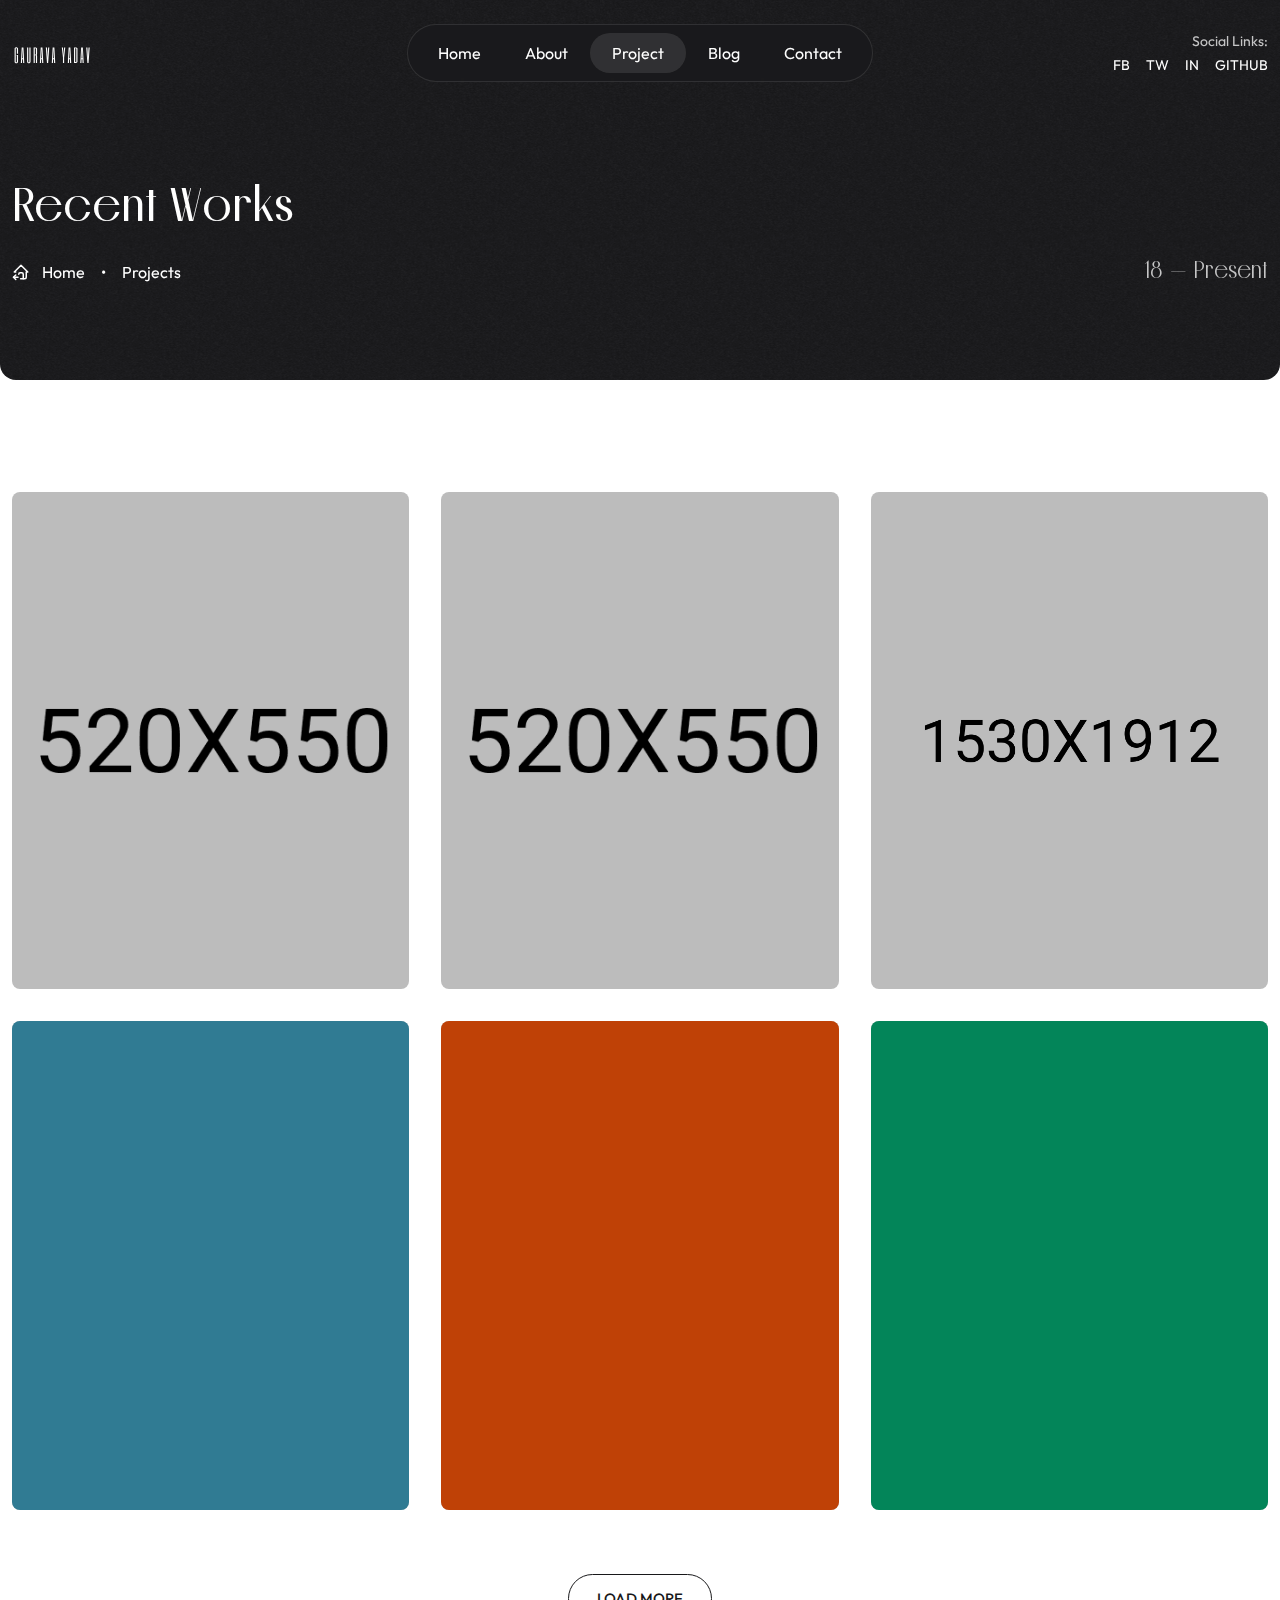
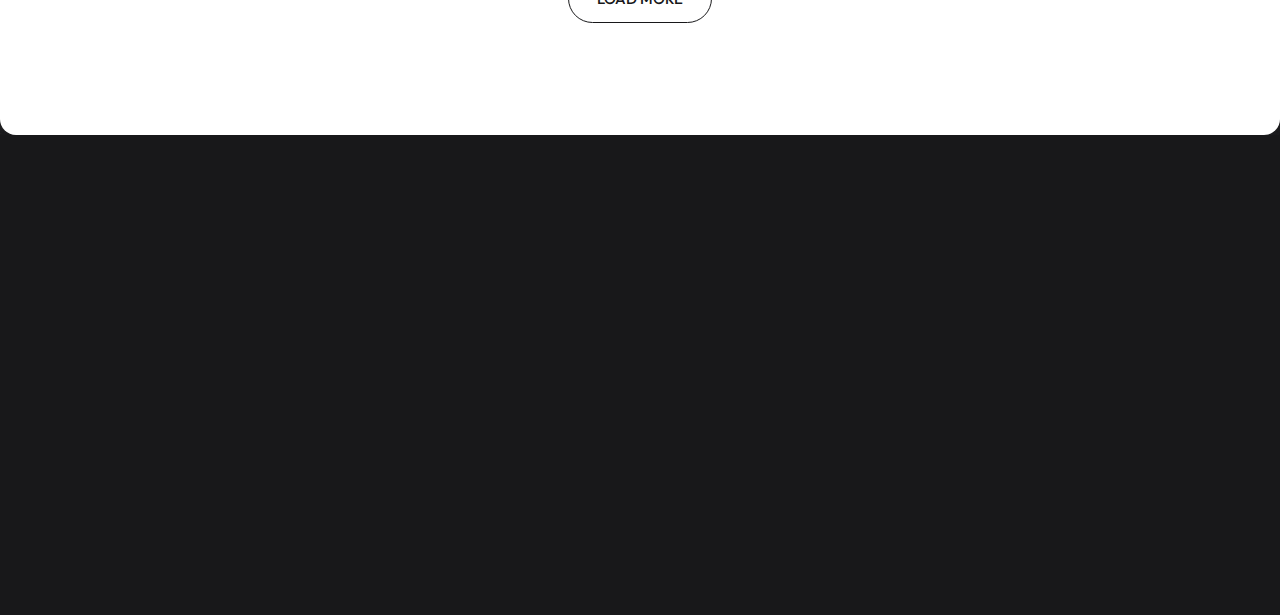
<file: project.html>
<!DOCTYPE html>
<html lang="en">
  <head>
    <meta charSet="utf-8" />
    <meta name="viewport" content="width=device-width, initial-scale=1, maximum-scale=5" />
    <title>Shared on THEMELOCK.COM - Gauarva - TailwindCSS Personal Portfolio Template</title>
    
    <meta name="author" content="Platol" />
    <meta name="description" content="TailwindCSS Personal Portfolio Template" />
    <meta property="og:title" content="Gauarva - TailwindCSS Personal Portfolio Template" />
    <meta property="og:description" content="TailwindCSS Personal Portfolio Template" />
    <meta property="og:image" content="./images/ogimage.jpg" />
    <meta property="og:image:width" content="1200" />
    <meta property="og:image:height" content="630" />

    <meta name="twitter:title" content="Gauarva - TailwindCSS Personal Portfolio Template" />
    <meta name="twitter:image" content="./images/ogimage.jpg" />
    <meta name="twitter:card" content="summary_large_image" />
    <meta name="twitter:description" content="TailwindCSS Personal Portfolio Template" />
    
    <link rel="shortcut icon" href="./images/favicon.png" type="image/x-icon" />
    
    <link rel="stylesheet" href="./plugins/aos/aos.css">
    <link rel="stylesheet" href="./styles/output.css">
  </head>

  <body>
    <!-- start of header -->
    <header class="fixed top-0 z-[9000] w-full header [&.invisible]:-translate-y-full">
      <div class="container">
        <div class="flex justify-between py-6 items-center relative">
          <!-- logo -->
          <div class="hideOnScroll lg:[&.scrolled]:opacity-0 lg:[&.scrolled]:-translate-x-8 w-1/4 transition-all duration-300">
            <a class="inline-block align-middle" href="./index.html">
              <img alt="Gauarva" width="80" height="29" src="./images/logo.svg" />
            </a>
          </div>

          <!-- navbar -->
          <nav class="navbar">
            <span class="indicator"></span>
            <a href="./index.html">Home</a>
            <a href="./about.html">About</a>
            <a class="active" href="./project.html">Project</a>
            <a href="./blog.html">Blog</a>
            <a href="./contact.html">Contact</a>
          </nav>
          <div class="navOverlay"></div>

          <!-- toggle mobile-nav -->
          <button type="button" aria-label="Toggle Mobile Navigation" class="navToggler">
            <svg xmlns="http://www.w3.org/2000/svg" width="24" height="24" viewBox="0 0 24 24" stroke-width="2" stroke="currentColor" fill="none" stroke-linecap="round" stroke-linejoin="round">
              <path stroke="none" d="M0 0h24v24H0z" fill="none"></path>
              <path d="M4 8l16 0"></path>
              <path d="M4 16l16 0"></path>
            </svg>
            <svg xmlns="http://www.w3.org/2000/svg" width="24" height="24" viewBox="0 0 24 24" stroke-width="2" stroke="currentColor" fill="none" stroke-linecap="round" stroke-linejoin="round">
              <path stroke="none" d="M0 0h24v24H0z" fill="none"></path>
              <path d="M18 6l-12 12"></path>
              <path d="M6 6l12 12"></path>
            </svg>
          </button>

          <!-- social links -->
          <div class="hideOnScroll lg:[&.scrolled]:opacity-0 lg:[&.scrolled]:translate-x-8 w-1/4 transition-all duration-300 text-right text-sm hidden lg:block">
            <span class="block text-white/75 mb-1">Social Links:</span>
            <ul class="inline-flex gap-x-4">
              <li class="inline-block hover:opacity-75 transition-op duration-300">
                <a href="https://facebook.com/" class="link">FB</a>
              </li>
              <li class="inline-block hover:opacity-75 transition-op duration-300">
                <a href="https://twitter.com/" class="link">TW</a>
              </li>
              <li class="inline-block hover:opacity-75 transition-op duration-300">
                <a href="https://linkedin.com/" class="link">IN</a>
              </li>
              <li class="inline-block hover:opacity-75 transition-op duration-300">
                <a href="https://github.com/" class="link">GITHUB</a>
              </li>
            </ul>
          </div>
        </div>
      </div>
    </header>
    <!-- end of header -->

    <!-- start of main -->
    <main class="bg-dark relative z-10 pt-[92px] lg:pt-[106px] min-h-[82vh] overflow-hidden">
      
      <!-- ================= start of page-header ================= -->
      <section class="banner bg-white">
        <div class="pt-20 pb-24 page-banner bg-dark rounded-b-2xl relative z-10">
          <div class="container">
            <div class="row items-end" data-aos="fade">
              <div class="sm:col-8 text-center sm:text-left">
                <h1 class="text-[2.5rem] leading-[3rem] sm:leading-9 md:text-5xl font-secondary font-medium -mt-[6px] text-center sm:text-left mb-6 sm:mb-8">Recent Works</h1>
                <nav aria-label="breadcrumb">
                  <ul class="flex items-center justify-center sm:justify-start [&>*:last-child]:pointer-events-none">
                    <li>
                      <svg xmlns="http://www.w3.org/2000/svg" width="18" height="18" viewBox="0 0 24 24" stroke-width="2" stroke="currentColor" fill="none" stroke-linecap="round" stroke-linejoin="round" class="mr-3" style="transform:rotateY(180deg)">
                        <path stroke="none" d="M0 0h24v24H0z" fill="none"></path>
                        <path d="M9 21v-6a2 2 0 0 1 2 -2h2a2 2 0 0 1 2 2"></path>
                        <path d="M19 12h2l-9 -9l-9 9h2v7a2 2 0 0 0 2 2h5.5"></path>
                        <path d="M16 19h6"></path>
                        <path d="M19 16l3 3l-3 3"></path>
                      </svg>
                    </li>
                    <li>
                      <a class="link" href="./index.html">Home</a>
                    </li>
                    <li><span class="px-4">•</span></li>
                    <li>
                      <a class="link" href="./index.html">Projects</a>
                    </li>
                  </ul>
                </nav>
              </div>
              <div class="sm:col-4 block mt-6 sm:mt-0 text-center sm:text-right">
                <span class="font-secondary text-2xl leading-none text-white/75">18 — Present</span>
              </div>
            </div>
          </div>
        </div>
      </section>
      <!-- ================= end of page-header ================= -->

      <!-- ================= start of project ================= -->
      <section class="py-28 bg-white text-dark rounded-b-2xl">
        <div class="container">
          <div class="row md:gx-4 gy-4">
            <!-- Project Item 1 -->
            <div class="lg:col-4 sm:col-6">
              <div data-aos class="rounded-lg overflow-hidden relative group h-full">
                <span class="absolute h-full group-[.aos-animate]:h-0 w-full z-30 duration-700 left-0 bottom-0" style="background-color:#67A94C;transition-delay:NaNms"></span>
                <!-- Project Item 1 Image -->
                <img alt="Southpole" loading="lazy" width="520" height="550" class="scale-150 group-[.aos-animate]:scale-100 duration-700 group-hover:!scale-125 object-cover w-full h-full bg-light/20" src="./images/project/01.jpg" />
                <div class="absolute inset-0 z-20 flex justify-center flex-col p-8">
                  <span class="absolute h-full w-full duration-300 left-0 bottom-0 opacity-0 bg-overlay group-hover:opacity-100 -z-10 pointer-events-none"></span>
                  <div class="flex items-center justify-between opacity-0 -mt-1 group-hover:opacity-100 group-hover:mt-0 duration-300 group-hover:delay-300">
                    <!-- Project Item 1 tag -->
                    <span class="uppercase text-white bg-white/25 text-sm font-light tracking-wider px-3 py-1 rounded-full backdrop-blur-lg">Branding</span>
                    
                    <!-- Project Item 1 link -->
                    <a class="stretched-link" href="./project-single.html">
                      <img alt="arrow" loading="lazy" width="25" height="22" class="inline-block rotate-[135deg]" src="./images/arrow-right.svg" />
                    </a>
                  </div>
                  <div class="text-center mt-auto">
                    <h3 class="text-4xl font-secondary font-semibold text-white mb-2 relative overflow-hidden">
                      <!-- Project Item 1 Title -->
                      <span class="block translate-y-full group-hover:translate-y-0 duration-300">Southpole</span>
                    </h3>
                    <!-- Project Item 1 category -->
                    <p class="text-white font-light relative overflow-hidden">
                      <span class="block translate-y-full group-hover:translate-y-0 duration-300 group-hover:delay-150">Redegisn</span>
                    </p>
                  </div>
                </div>
              </div>
            </div>
            <!-- Project Item 2 -->
            <div class="lg:col-4 sm:col-6">
              <div data-aos class="rounded-lg overflow-hidden relative group h-full">
                <span class="absolute h-full group-[.aos-animate]:h-0 w-full z-30 duration-700 left-0 bottom-0" style="background-color:#55487D;transition-delay:NaNms"></span>
                <!-- Project Item 2 Image -->
                <img alt="Curoloy" loading="lazy" width="520" height="550" class="scale-150 group-[.aos-animate]:scale-100 duration-700 group-hover:!scale-125 object-cover w-full h-full bg-light/20" src="./images/project/02.jpg" />
                <div class="absolute inset-0 z-20 flex justify-center flex-col p-8">
                  <span class="absolute h-full w-full duration-300 left-0 bottom-0 opacity-0 bg-overlay group-hover:opacity-100 -z-10 pointer-events-none"></span>
                  <div class="flex items-center justify-between opacity-0 -mt-1 group-hover:opacity-100 group-hover:mt-0 duration-300 group-hover:delay-300">
                    <!-- Project Item 2 tag -->
                    <span class="uppercase text-white bg-white/25 text-sm font-light tracking-wider px-3 py-1 rounded-full backdrop-blur-lg">Mobile App</span>
                    
                    <!-- Project Item 2 link -->
                    <a class="stretched-link" href="./project-single.html">
                      <img alt="arrow" loading="lazy" width="25" height="22" class="inline-block rotate-[135deg]" src="./images/arrow-right.svg" />
                    </a>
                  </div>
                  <div class="text-center mt-auto">
                    <h3 class="text-4xl font-secondary font-semibold text-white mb-2 relative overflow-hidden">
                      <!-- Project Item 2 Title -->
                      <span class="block translate-y-full group-hover:translate-y-0 duration-300">Curoloy</span>
                    </h3>
                    <!-- Project Item 2 category -->
                    <p class="text-white font-light relative overflow-hidden">
                      <span class="block translate-y-full group-hover:translate-y-0 duration-300 group-hover:delay-150">Branding</span>
                    </p>
                  </div>
                </div>
              </div>
            </div>
            <!-- Project Item 3 -->
            <div class="lg:col-4 sm:col-6">
              <div data-aos class="rounded-lg overflow-hidden relative group h-full">
                <span class="absolute h-full group-[.aos-animate]:h-0 w-full z-30 duration-700 left-0 bottom-0" style="background-color:#BE0000;transition-delay:NaNms"></span>
                <!-- Project Item 3 Image -->
                <img alt="CocaCola" loading="lazy" width="520" height="550" class="scale-150 group-[.aos-animate]:scale-100 duration-700 group-hover:!scale-125 object-cover w-full h-full bg-light/20" src="./images/project/05.jpg" />
                <div class="absolute inset-0 z-20 flex justify-center flex-col p-8">
                  <span class="absolute h-full w-full duration-300 left-0 bottom-0 opacity-0 bg-overlay group-hover:opacity-100 -z-10 pointer-events-none"></span>
                  <div class="flex items-center justify-between opacity-0 -mt-1 group-hover:opacity-100 group-hover:mt-0 duration-300 group-hover:delay-300">
                    <!-- Project Item 3 tag -->
                    <span class="uppercase text-white bg-white/25 text-sm font-light tracking-wider px-3 py-1 rounded-full backdrop-blur-lg">Product</span>
                    
                    <!-- Project Item 3 link -->
                    <a class="stretched-link" href="./project-single.html">
                      <img alt="arrow" loading="lazy" width="25" height="22" class="inline-block rotate-[135deg]" src="./images/arrow-right.svg" />
                    </a>
                  </div>
                  <div class="text-center mt-auto">
                    <h3 class="text-4xl font-secondary font-semibold text-white mb-2 relative overflow-hidden">
                      <!-- Project Item 3 Title -->
                      <span class="block translate-y-full group-hover:translate-y-0 duration-300">CocaCola</span>
                    </h3>
                    <!-- Project Item 3 category -->
                    <p class="text-white font-light relative overflow-hidden">
                      <span class="block translate-y-full group-hover:translate-y-0 duration-300 group-hover:delay-150">Branding</span>
                    </p>
                  </div>
                </div>
              </div>
            </div>
            <!-- Project Item 4 -->
            <div class="lg:col-4 sm:col-6">
              <div data-aos class="rounded-lg overflow-hidden relative group h-full">
                <span class="absolute h-full group-[.aos-animate]:h-0 w-full z-30 duration-700 left-0 bottom-0" style="background-color:#307B93;transition-delay:NaNms"></span>
                <!-- Project Item 4 Image -->
                <img alt="Shuvashini" loading="lazy" width="520" height="550" class="scale-150 group-[.aos-animate]:scale-100 duration-700 group-hover:!scale-125 object-cover w-full h-full bg-light/20" src="./images/project/04.jpg" />
                <div class="absolute inset-0 z-20 flex justify-center flex-col p-8">
                  <span class="absolute h-full w-full duration-300 left-0 bottom-0 opacity-0 bg-overlay group-hover:opacity-100 -z-10 pointer-events-none"></span>
                  <div class="flex items-center justify-between opacity-0 -mt-1 group-hover:opacity-100 group-hover:mt-0 duration-300 group-hover:delay-300">
                    <!-- Project Item 4 tag -->
                    <span class="uppercase text-white bg-white/25 text-sm font-light tracking-wider px-3 py-1 rounded-full backdrop-blur-lg">Art</span>
                    
                    <!-- Project Item 4 link -->
                    <a class="stretched-link" href="./project-single.html">
                      <img alt="arrow" loading="lazy" width="25" height="22" class="inline-block rotate-[135deg]" src="./images/arrow-right.svg" />
                    </a>
                  </div>
                  <div class="text-center mt-auto">
                    <h3 class="text-4xl font-secondary font-semibold text-white mb-2 relative overflow-hidden">
                      <!-- Project Item 4 Title -->
                      <span class="block translate-y-full group-hover:translate-y-0 duration-300">Shuvashini</span>
                    </h3>
                    <!-- Project Item 4 category -->
                    <p class="text-white font-light relative overflow-hidden">
                      <span class="block translate-y-full group-hover:translate-y-0 duration-300 group-hover:delay-150">Color Splash</span>
                    </p>
                  </div>
                </div>
              </div>
            </div>
            <!-- Project Item 5 -->
            <div class="lg:col-4 sm:col-6">
              <div data-aos class="rounded-lg overflow-hidden relative group h-full">
                <span class="absolute h-full group-[.aos-animate]:h-0 w-full z-30 duration-700 left-0 bottom-0" style="background-color:#BF4106;transition-delay:NaNms"></span>
                <!-- Project Item 5 Image -->
                <img alt="Zimmer" loading="lazy" width="520" height="550" class="scale-150 group-[.aos-animate]:scale-100 duration-700 group-hover:!scale-125 object-cover w-full h-full bg-light/20" src="./images/project/03.jpg" />
                <div class="absolute inset-0 z-20 flex justify-center flex-col p-8">
                  <span class="absolute h-full w-full duration-300 left-0 bottom-0 opacity-0 bg-overlay group-hover:opacity-100 -z-10 pointer-events-none"></span>
                  <div class="flex items-center justify-between opacity-0 -mt-1 group-hover:opacity-100 group-hover:mt-0 duration-300 group-hover:delay-300">
                    <!-- Project Item 5 tag -->
                    <span class="uppercase text-white bg-white/25 text-sm font-light tracking-wider px-3 py-1 rounded-full backdrop-blur-lg">Fashion</span>
                    
                    <!-- Project Item 5 link -->
                    <a class="stretched-link" href="./project-single.html">
                      <img alt="arrow" loading="lazy" width="25" height="22" class="inline-block rotate-[135deg]" src="./images/arrow-right.svg" />
                    </a>
                  </div>
                  <div class="text-center mt-auto">
                    <h3 class="text-4xl font-secondary font-semibold text-white mb-2 relative overflow-hidden">
                      <!-- Project Item 5 Title -->
                      <span class="block translate-y-full group-hover:translate-y-0 duration-300">Zimmer</span>
                    </h3>
                    <!-- Project Item 5 category -->
                    <p class="text-white font-light relative overflow-hidden">
                      <span class="block translate-y-full group-hover:translate-y-0 duration-300 group-hover:delay-150">Branding</span>
                    </p>
                  </div>
                </div>
              </div>
            </div>
            <!-- Project Item 6 -->
            <div class="lg:col-4 sm:col-6">
              <div data-aos class="rounded-lg overflow-hidden relative group h-full">
                <span class="absolute h-full group-[.aos-animate]:h-0 w-full z-30 duration-700 left-0 bottom-0" style="background-color:#038559;transition-delay:NaNms"></span>
                <!-- Project Item 6 Image -->
                <img alt="The Taxi" loading="lazy" width="520" height="550" class="scale-150 group-[.aos-animate]:scale-100 duration-700 group-hover:!scale-125 object-cover w-full h-full bg-light/20" src="./images/project/06.jpg" />
                <div class="absolute inset-0 z-20 flex justify-center flex-col p-8">
                  <span class="absolute h-full w-full duration-300 left-0 bottom-0 opacity-0 bg-overlay group-hover:opacity-100 -z-10 pointer-events-none"></span>
                  <div class="flex items-center justify-between opacity-0 -mt-1 group-hover:opacity-100 group-hover:mt-0 duration-300 group-hover:delay-300">
                    <!-- Project Item 6 tag -->
                    <span class="uppercase text-white bg-white/25 text-sm font-light tracking-wider px-3 py-1 rounded-full backdrop-blur-lg">Product</span>
                    
                    <!-- Project Item 6 link -->
                    <a class="stretched-link" href="./project-single.html-taxi">
                      <img alt="arrow" loading="lazy" width="25" height="22" class="inline-block rotate-[135deg]" src="./images/arrow-right.svg" />
                    </a>
                  </div>
                  <div class="text-center mt-auto">
                    <h3 class="text-4xl font-secondary font-semibold text-white mb-2 relative overflow-hidden">
                      <!-- Project Item 6 Title -->
                      <span class="block translate-y-full group-hover:translate-y-0 duration-300">The Taxi</span>
                    </h3>
                    <!-- Project Item 6 category -->
                    <p class="text-white font-light relative overflow-hidden">
                      <span class="block translate-y-full group-hover:translate-y-0 duration-300 group-hover:delay-150">Branding</span>
                    </p>
                  </div>
                </div>
              </div>
            </div>
            
            <div class="text-center mt-16">
              <!-- load more button -->
              <button class="button button-dark">
                <span>Load More</span>
              </button>
            </div>
          </div>
        </div>
      </section>
      <!-- ================= end of project ================= -->

    </main>
    <!-- end of main -->

    <!-- ================= start of footer ================= -->
    <footer class="pt-28 pb-20 sticky bottom-0 z-[1]">
      <div class="mb-16 overflow-hidden">
        <a class="footer-cta block text-4xl md:text-5xl font-secondary font-medium mb-8" href="contact.html">
          <!-- Scrolling Line 1 -->
          <div class="animated-line animated-line-one mb-5">
            <div class="line-block">
              <span class="mr-20 md:mr-24">
                <span class="cta-text">Let’s make something</span>
                <img alt="arrow-right" loading="lazy" width="39" height="31" class="inline-block ml-10 md:ml-16 cta-icon" src="./images/arrow-right.svg" />
              </span>
              <span class="mr-20 md:mr-24">
                <span class="cta-text">Let’s make something</span>
                <img alt="arrow-right" loading="lazy" width="39" height="31" class="inline-block ml-10 md:ml-16 cta-icon" src="./images/arrow-right.svg" />
              </span>
              <span class="mr-20 md:mr-24">
                <span class="cta-text">Let’s make something</span>
                <img alt="arrow-right" loading="lazy" width="39" height="31" class="inline-block ml-10 md:ml-16 cta-icon" src="./images/arrow-right.svg" />
              </span>
              <span class="mr-20 md:mr-24">
                <span class="cta-text">Let’s make something</span>
                <img alt="arrow-right" loading="lazy" width="39" height="31" class="inline-block ml-10 md:ml-16 cta-icon" src="./images/arrow-right.svg" />
              </span>
              <span class="mr-20 md:mr-24">
                <span class="cta-text">Let’s make something</span>
                <img alt="arrow-right" loading="lazy" width="39" height="31" class="inline-block ml-10 md:ml-16 cta-icon" src="./images/arrow-right.svg" />
              </span>
            </div>
            <div class="line-block-copy">
              <span class="mr-20 md:mr-24">
                <span class="cta-text">Let’s make something</span>
                <img alt="arrow-right" loading="lazy" width="39" height="31" class="inline-block ml-10 md:ml-16 cta-icon" src="./images/arrow-right.svg" />
              </span>
              <span class="mr-20 md:mr-24">
                <span class="cta-text">Let’s make something</span>
                <img alt="arrow-right" loading="lazy" width="39" height="31" class="inline-block ml-10 md:ml-16 cta-icon" src="./images/arrow-right.svg" />
              </span>
              <span class="mr-20 md:mr-24">
                <span class="cta-text">Let’s make something</span>
                <img alt="arrow-right" loading="lazy" width="39" height="31" class="inline-block ml-10 md:ml-16 cta-icon" src="./images/arrow-right.svg" />
              </span>
              <span class="mr-20 md:mr-24">
                <span class="cta-text">Let’s make something</span>
                <img alt="arrow-right" loading="lazy" width="39" height="31" class="inline-block ml-10 md:ml-16 cta-icon" src="./images/arrow-right.svg" />
              </span>
              <span class="mr-20 md:mr-24">
                <span class="cta-text">Let’s make something</span>
                <img alt="arrow-right" loading="lazy" width="39" height="31" class="inline-block ml-10 md:ml-16 cta-icon" src="./images/arrow-right.svg" />
              </span>
            </div>
          </div>
          <!-- Scrolling Line 2 -->
          <div class="animated-line animated-line-two">
            <div class="line-block">
              <span class="mr-20 md:mr-24">
                <span class="cta-text">Let’s make something</span>
                <img alt="arrow-right" loading="lazy" width="39" height="31" class="inline-block ml-10 md:ml-16 cta-icon" src="./images/arrow-right.svg" />
              </span>
              <span class="mr-20 md:mr-24">
                <span class="cta-text">Let’s make something</span>
                <img alt="arrow-right" loading="lazy" width="39" height="31" class="inline-block ml-10 md:ml-16 cta-icon" src="./images/arrow-right.svg" />
              </span>
              <span class="mr-20 md:mr-24">
                <span class="cta-text">Let’s make something</span>
                <img alt="arrow-right" loading="lazy" width="39" height="31" class="inline-block ml-10 md:ml-16 cta-icon" src="./images/arrow-right.svg" />
              </span>
              <span class="mr-20 md:mr-24">
                <span class="cta-text">Let’s make something</span>
                <img alt="arrow-right" loading="lazy" width="39" height="31" class="inline-block ml-10 md:ml-16 cta-icon" src="./images/arrow-right.svg" />
              </span>
              <span class="mr-20 md:mr-24">
                <span class="cta-text">Let’s make something</span>
                <img alt="arrow-right" loading="lazy" width="39" height="31" class="inline-block ml-10 md:ml-16 cta-icon" src="./images/arrow-right.svg" />
              </span>
            </div>
            <div class="line-block-copy">
              <span class="mr-20 md:mr-24">
                <span class="cta-text">Let’s make something</span>
                <img alt="arrow-right" loading="lazy" width="39" height="31" class="inline-block ml-10 md:ml-16 cta-icon" src="./images/arrow-right.svg" />
              </span>
              <span class="mr-20 md:mr-24">
                <span class="cta-text">Let’s make something</span>
                <img alt="arrow-right" loading="lazy" width="39" height="31" class="inline-block ml-10 md:ml-16 cta-icon" src="./images/arrow-right.svg" />
              </span>
              <span class="mr-20 md:mr-24">
                <span class="cta-text">Let’s make something</span>
                <img alt="arrow-right" loading="lazy" width="39" height="31" class="inline-block ml-10 md:ml-16 cta-icon" src="./images/arrow-right.svg" />
              </span>
              <span class="mr-20 md:mr-24">
                <span class="cta-text">Let’s make something</span>
                <img alt="arrow-right" loading="lazy" width="39" height="31" class="inline-block ml-10 md:ml-16 cta-icon" src="./images/arrow-right.svg" />
              </span>
              <span class="mr-20 md:mr-24">
                <span class="cta-text">Let’s make something</span>
                <img alt="arrow-right" loading="lazy" width="39" height="31" class="inline-block ml-10 md:ml-16 cta-icon" src="./images/arrow-right.svg" />
              </span>
            </div>
          </div>
        </a>
      </div>
      <div class="container">
        <div class="row">
          <div class="md:col-6 text-center md:text-left mb-4">
            <!-- Social Links -->
            <ul class="inline-flex flex-wrap justify-center md:justify-start gap-x-6">
              <li class="inline-block hover:opacity-75 transition-op duration-300">
                <a href="https://facebook.com/" class="link">Facebook</a>
              </li>
              <li class="inline-block hover:opacity-75 transition-op duration-300">
                <a href="https://twitter.com/" class="link">Twitter</a>
              </li>
              <li class="inline-block hover:opacity-75 transition-op duration-300">
                <a href="https://linkedin.com/" class="link">Linkedin</a>
              </li>
              <li class="inline-block hover:opacity-75 transition-op duration-300">
                <a href="https://github.com/" class="link">Github</a>
              </li>
            </ul>
          </div>
          <div class="md:col-6 text-center md:text-right mb-4">
            <!-- Footer Menu -->
            <ul class="inline-flex flex-wrap justify-center md:justify-end gap-x-6">
              <li class="inline-block hover:opacity-75 transition-op duration-300">
                <a href="./index-2.html" class="link">Home v2</a>
              </li>
              <li class="inline-block hover:opacity-75 transition-op duration-300">
                <a href="./privacy.html" class="link">Privacy policy</a>
              </li>
            </ul>
          </div>
          <!-- Copyright -->
          <div class="md:col-6 text-center md:text-left mb-4 md:mb-0">
            <p class="text-white/75">© 2023 Gauarva. All rights reserved.</p>
          </div>
          <!-- Developer Info -->
          <div class="md:col-6 text-center md:text-right">
            <p class="text-white/75">Developed by <a class="link text-white" href="https://themeforest.net/user/platol/portfolio" target="_blank" rel="noopener noreferrer">Platol</a>
            </p>
          </div>
        </div>
      </div>
    </footer>
    <!-- ================= end of footer ================= -->

    <!-- start of script -->
    <script src="./plugins/aos/aos.js"></script>
    <script src="./scripts/main.js"></script>
  </body>
</html>
</file>
<file: styles/output.css>
@import url('https://fonts.googleapis.com/css2?family=Outfit:wght@200;300;400;500&display=swap');

@font-face {
  font-family: "Melodrama";

  src: url("../fonts/melodrama/Melodrama-Variable.woff2");
}

*, ::before, ::after{
  --tw-border-spacing-x: 0;
  --tw-border-spacing-y: 0;
  --tw-translate-x: 0;
  --tw-translate-y: 0;
  --tw-rotate: 0;
  --tw-skew-x: 0;
  --tw-skew-y: 0;
  --tw-scale-x: 1;
  --tw-scale-y: 1;
  --tw-pan-x:  ;
  --tw-pan-y:  ;
  --tw-pinch-zoom:  ;
  --tw-scroll-snap-strictness: proximity;
  --tw-gradient-from-position:  ;
  --tw-gradient-via-position:  ;
  --tw-gradient-to-position:  ;
  --tw-ordinal:  ;
  --tw-slashed-zero:  ;
  --tw-numeric-figure:  ;
  --tw-numeric-spacing:  ;
  --tw-numeric-fraction:  ;
  --tw-ring-inset:  ;
  --tw-ring-offset-width: 0px;
  --tw-ring-offset-color: #fff;
  --tw-ring-color: rgb(59 130 246 / 0.5);
  --tw-ring-offset-shadow: 0 0 #0000;
  --tw-ring-shadow: 0 0 #0000;
  --tw-shadow: 0 0 #0000;
  --tw-shadow-colored: 0 0 #0000;
  --tw-blur:  ;
  --tw-brightness:  ;
  --tw-contrast:  ;
  --tw-grayscale:  ;
  --tw-hue-rotate:  ;
  --tw-invert:  ;
  --tw-saturate:  ;
  --tw-sepia:  ;
  --tw-drop-shadow:  ;
  --tw-backdrop-blur:  ;
  --tw-backdrop-brightness:  ;
  --tw-backdrop-contrast:  ;
  --tw-backdrop-grayscale:  ;
  --tw-backdrop-hue-rotate:  ;
  --tw-backdrop-invert:  ;
  --tw-backdrop-opacity:  ;
  --tw-backdrop-saturate:  ;
  --tw-backdrop-sepia:  ;
  --tw-contain-size:  ;
  --tw-contain-layout:  ;
  --tw-contain-paint:  ;
  --tw-contain-style:  ;
}

::backdrop{
  --tw-border-spacing-x: 0;
  --tw-border-spacing-y: 0;
  --tw-translate-x: 0;
  --tw-translate-y: 0;
  --tw-rotate: 0;
  --tw-skew-x: 0;
  --tw-skew-y: 0;
  --tw-scale-x: 1;
  --tw-scale-y: 1;
  --tw-pan-x:  ;
  --tw-pan-y:  ;
  --tw-pinch-zoom:  ;
  --tw-scroll-snap-strictness: proximity;
  --tw-gradient-from-position:  ;
  --tw-gradient-via-position:  ;
  --tw-gradient-to-position:  ;
  --tw-ordinal:  ;
  --tw-slashed-zero:  ;
  --tw-numeric-figure:  ;
  --tw-numeric-spacing:  ;
  --tw-numeric-fraction:  ;
  --tw-ring-inset:  ;
  --tw-ring-offset-width: 0px;
  --tw-ring-offset-color: #fff;
  --tw-ring-color: rgb(59 130 246 / 0.5);
  --tw-ring-offset-shadow: 0 0 #0000;
  --tw-ring-shadow: 0 0 #0000;
  --tw-shadow: 0 0 #0000;
  --tw-shadow-colored: 0 0 #0000;
  --tw-blur:  ;
  --tw-brightness:  ;
  --tw-contrast:  ;
  --tw-grayscale:  ;
  --tw-hue-rotate:  ;
  --tw-invert:  ;
  --tw-saturate:  ;
  --tw-sepia:  ;
  --tw-drop-shadow:  ;
  --tw-backdrop-blur:  ;
  --tw-backdrop-brightness:  ;
  --tw-backdrop-contrast:  ;
  --tw-backdrop-grayscale:  ;
  --tw-backdrop-hue-rotate:  ;
  --tw-backdrop-invert:  ;
  --tw-backdrop-opacity:  ;
  --tw-backdrop-saturate:  ;
  --tw-backdrop-sepia:  ;
  --tw-contain-size:  ;
  --tw-contain-layout:  ;
  --tw-contain-paint:  ;
  --tw-contain-style:  ;
}

/*
! tailwindcss v3.4.17 | MIT License | https://tailwindcss.com
*/

/*
1. Prevent padding and border from affecting element width. (https://github.com/mozdevs/cssremedy/issues/4)
2. Allow adding a border to an element by just adding a border-width. (https://github.com/tailwindcss/tailwindcss/pull/116)
*/

*,
::before,
::after {
  box-sizing: border-box;
  /* 1 */
  border-width: 0;
  /* 2 */
  border-style: solid;
  /* 2 */
  border-color: #e5e7eb;
  /* 2 */
}

::before,
::after {
  --tw-content: '';
}

/*
1. Use a consistent sensible line-height in all browsers.
2. Prevent adjustments of font size after orientation changes in iOS.
3. Use a more readable tab size.
4. Use the user's configured `sans` font-family by default.
5. Use the user's configured `sans` font-feature-settings by default.
6. Use the user's configured `sans` font-variation-settings by default.
7. Disable tap highlights on iOS
*/

html,
:host {
  line-height: 1.5;
  /* 1 */
  -webkit-text-size-adjust: 100%;
  /* 2 */
  -moz-tab-size: 4;
  /* 3 */
  -o-tab-size: 4;
     tab-size: 4;
  /* 3 */
  font-family: ui-sans-serif, system-ui, sans-serif, "Apple Color Emoji", "Segoe UI Emoji", "Segoe UI Symbol", "Noto Color Emoji";
  /* 4 */
  font-feature-settings: normal;
  /* 5 */
  font-variation-settings: normal;
  /* 6 */
  -webkit-tap-highlight-color: transparent;
  /* 7 */
}

/*
1. Remove the margin in all browsers.
2. Inherit line-height from `html` so users can set them as a class directly on the `html` element.
*/

body {
  margin: 0;
  /* 1 */
  line-height: inherit;
  /* 2 */
}

/*
1. Add the correct height in Firefox.
2. Correct the inheritance of border color in Firefox. (https://bugzilla.mozilla.org/show_bug.cgi?id=190655)
3. Ensure horizontal rules are visible by default.
*/

hr {
  height: 0;
  /* 1 */
  color: inherit;
  /* 2 */
  border-top-width: 1px;
  /* 3 */
}

/*
Add the correct text decoration in Chrome, Edge, and Safari.
*/

abbr:where([title]) {
  -webkit-text-decoration: underline dotted;
          text-decoration: underline dotted;
}

/*
Remove the default font size and weight for headings.
*/

h1,
h2,
h3,
h4,
h5,
h6 {
  font-size: inherit;
  font-weight: inherit;
}

/*
Reset links to optimize for opt-in styling instead of opt-out.
*/

a {
  color: inherit;
  text-decoration: inherit;
}

/*
Add the correct font weight in Edge and Safari.
*/

b,
strong {
  font-weight: bolder;
}

/*
1. Use the user's configured `mono` font-family by default.
2. Use the user's configured `mono` font-feature-settings by default.
3. Use the user's configured `mono` font-variation-settings by default.
4. Correct the odd `em` font sizing in all browsers.
*/

code,
kbd,
samp,
pre {
  font-family: ui-monospace, SFMono-Regular, Menlo, Monaco, Consolas, "Liberation Mono", "Courier New", monospace;
  /* 1 */
  font-feature-settings: normal;
  /* 2 */
  font-variation-settings: normal;
  /* 3 */
  font-size: 1em;
  /* 4 */
}

/*
Add the correct font size in all browsers.
*/

small {
  font-size: 80%;
}

/*
Prevent `sub` and `sup` elements from affecting the line height in all browsers.
*/

sub,
sup {
  font-size: 75%;
  line-height: 0;
  position: relative;
  vertical-align: baseline;
}

sub {
  bottom: -0.25em;
}

sup {
  top: -0.5em;
}

/*
1. Remove text indentation from table contents in Chrome and Safari. (https://bugs.chromium.org/p/chromium/issues/detail?id=999088, https://bugs.webkit.org/show_bug.cgi?id=201297)
2. Correct table border color inheritance in all Chrome and Safari. (https://bugs.chromium.org/p/chromium/issues/detail?id=935729, https://bugs.webkit.org/show_bug.cgi?id=195016)
3. Remove gaps between table borders by default.
*/

table {
  text-indent: 0;
  /* 1 */
  border-color: inherit;
  /* 2 */
  border-collapse: collapse;
  /* 3 */
}

/*
1. Change the font styles in all browsers.
2. Remove the margin in Firefox and Safari.
3. Remove default padding in all browsers.
*/

button,
input,
optgroup,
select,
textarea {
  font-family: inherit;
  /* 1 */
  font-feature-settings: inherit;
  /* 1 */
  font-variation-settings: inherit;
  /* 1 */
  font-size: 100%;
  /* 1 */
  font-weight: inherit;
  /* 1 */
  line-height: inherit;
  /* 1 */
  letter-spacing: inherit;
  /* 1 */
  color: inherit;
  /* 1 */
  margin: 0;
  /* 2 */
  padding: 0;
  /* 3 */
}

/*
Remove the inheritance of text transform in Edge and Firefox.
*/

button,
select {
  text-transform: none;
}

/*
1. Correct the inability to style clickable types in iOS and Safari.
2. Remove default button styles.
*/

button,
input:where([type='button']),
input:where([type='reset']),
input:where([type='submit']) {
  -webkit-appearance: button;
  /* 1 */
  background-color: transparent;
  /* 2 */
  background-image: none;
  /* 2 */
}

/*
Use the modern Firefox focus style for all focusable elements.
*/

:-moz-focusring {
  outline: auto;
}

/*
Remove the additional `:invalid` styles in Firefox. (https://github.com/mozilla/gecko-dev/blob/2f9eacd9d3d995c937b4251a5557d95d494c9be1/layout/style/res/forms.css#L728-L737)
*/

:-moz-ui-invalid {
  box-shadow: none;
}

/*
Add the correct vertical alignment in Chrome and Firefox.
*/

progress {
  vertical-align: baseline;
}

/*
Correct the cursor style of increment and decrement buttons in Safari.
*/

::-webkit-inner-spin-button,
::-webkit-outer-spin-button {
  height: auto;
}

/*
1. Correct the odd appearance in Chrome and Safari.
2. Correct the outline style in Safari.
*/

[type='search'] {
  -webkit-appearance: textfield;
  /* 1 */
  outline-offset: -2px;
  /* 2 */
}

/*
Remove the inner padding in Chrome and Safari on macOS.
*/

::-webkit-search-decoration {
  -webkit-appearance: none;
}

/*
1. Correct the inability to style clickable types in iOS and Safari.
2. Change font properties to `inherit` in Safari.
*/

::-webkit-file-upload-button {
  -webkit-appearance: button;
  /* 1 */
  font: inherit;
  /* 2 */
}

/*
Add the correct display in Chrome and Safari.
*/

summary {
  display: list-item;
}

/*
Removes the default spacing and border for appropriate elements.
*/

blockquote,
dl,
dd,
h1,
h2,
h3,
h4,
h5,
h6,
hr,
figure,
p,
pre {
  margin: 0;
}

fieldset {
  margin: 0;
  padding: 0;
}

legend {
  padding: 0;
}

ol,
ul,
menu {
  list-style: none;
  margin: 0;
  padding: 0;
}

/*
Reset default styling for dialogs.
*/

dialog {
  padding: 0;
}

/*
Prevent resizing textareas horizontally by default.
*/

textarea {
  resize: vertical;
}

/*
1. Reset the default placeholder opacity in Firefox. (https://github.com/tailwindlabs/tailwindcss/issues/3300)
2. Set the default placeholder color to the user's configured gray 400 color.
*/

input::-moz-placeholder, textarea::-moz-placeholder {
  opacity: 1;
  /* 1 */
  color: #9ca3af;
  /* 2 */
}

input::placeholder,
textarea::placeholder {
  opacity: 1;
  /* 1 */
  color: #9ca3af;
  /* 2 */
}

/*
Set the default cursor for buttons.
*/

button,
[role="button"] {
  cursor: pointer;
}

/*
Make sure disabled buttons don't get the pointer cursor.
*/

:disabled {
  cursor: default;
}

/*
1. Make replaced elements `display: block` by default. (https://github.com/mozdevs/cssremedy/issues/14)
2. Add `vertical-align: middle` to align replaced elements more sensibly by default. (https://github.com/jensimmons/cssremedy/issues/14#issuecomment-634934210)
   This can trigger a poorly considered lint error in some tools but is included by design.
*/

img,
svg,
video,
canvas,
audio,
iframe,
embed,
object {
  display: block;
  /* 1 */
  vertical-align: middle;
  /* 2 */
}

/*
Constrain images and videos to the parent width and preserve their intrinsic aspect ratio. (https://github.com/mozdevs/cssremedy/issues/14)
*/

img,
video {
  max-width: 100%;
  height: auto;
}

/* Make elements with the HTML hidden attribute stay hidden by default */

[hidden]:where(:not([hidden="until-found"])) {
  display: none;
}

:root {
  color-scheme: dark;
  --font-primary: "Outfit", sans-serif;
  --font-secondary: "Melodrama", serif;
}

html{
  overflow-x: hidden;
  --tw-bg-opacity: 1;
  background-color: rgb(24 24 26 / var(--tw-bg-opacity, 1));
  font-family: var(--font-primary), serif;
  --tw-text-opacity: 1;
  color: rgb(255 255 255 / var(--tw-text-opacity, 1));
}

body::-webkit-scrollbar {
  width: 8px;
}

body::-webkit-scrollbar-track {
  background: transparent;
}

body::-webkit-scrollbar-thumb {
  background: #555;
  border-radius: 16px;
}

body::-webkit-scrollbar-thumb:hover {
  background: #888;
}

/* noice background */

main::after,
footer::after,
.page-banner::after{
  pointer-events: none;
  position: absolute;
  top: 0px;
  left: 0px;
  z-index: -99999;
  height: 100%;
  width: 100%;
  background-image: url("../images/noise.webp");
  opacity: 0.75;
  mix-blend-mode: overlay;
  --tw-content: '';
  content: var(--tw-content);
}

footer::after{
  opacity: 0.1;
}

/* update container */

@media (min-width: 1536px) {
  .container {
    max-width: 1280px !important;
  }
}

/* stretched link */

.stretched-link::after{
  pointer-events: auto;
  position: absolute;
  inset: 0px;
  z-index: 10;
  background-color: transparent;
  --tw-content: '';
  content: var(--tw-content);
}

.prose{
  color: var(--tw-prose-body);
  max-width: 65ch;
}

.prose :where(p):not(:where([class~="not-prose"],[class~="not-prose"] *)){
  margin-top: 1.25em;
  margin-bottom: 1.25em;
}

.prose :where([class~="lead"]):not(:where([class~="not-prose"],[class~="not-prose"] *)){
  color: var(--tw-prose-lead);
  font-size: 1.25em;
  line-height: 1.6;
  margin-top: 1.2em;
  margin-bottom: 1.2em;
}

.prose :where(a):not(:where([class~="not-prose"],[class~="not-prose"] *)){
  color: var(--tw-prose-links);
  text-decoration: underline;
  font-weight: 500;
}

.prose :where(strong):not(:where([class~="not-prose"],[class~="not-prose"] *)){
  color: var(--tw-prose-bold);
  font-weight: 600;
}

.prose :where(a strong):not(:where([class~="not-prose"],[class~="not-prose"] *)){
  color: inherit;
}

.prose :where(blockquote strong):not(:where([class~="not-prose"],[class~="not-prose"] *)){
  color: inherit;
}

.prose :where(thead th strong):not(:where([class~="not-prose"],[class~="not-prose"] *)){
  color: inherit;
}

.prose :where(ol):not(:where([class~="not-prose"],[class~="not-prose"] *)){
  list-style-type: decimal;
  margin-top: 1.25em;
  margin-bottom: 1.25em;
  padding-inline-start: 1.625em;
}

.prose :where(ol[type="A"]):not(:where([class~="not-prose"],[class~="not-prose"] *)){
  list-style-type: upper-alpha;
}

.prose :where(ol[type="a"]):not(:where([class~="not-prose"],[class~="not-prose"] *)){
  list-style-type: lower-alpha;
}

.prose :where(ol[type="A" s]):not(:where([class~="not-prose"],[class~="not-prose"] *)){
  list-style-type: upper-alpha;
}

.prose :where(ol[type="a" s]):not(:where([class~="not-prose"],[class~="not-prose"] *)){
  list-style-type: lower-alpha;
}

.prose :where(ol[type="I"]):not(:where([class~="not-prose"],[class~="not-prose"] *)){
  list-style-type: upper-roman;
}

.prose :where(ol[type="i"]):not(:where([class~="not-prose"],[class~="not-prose"] *)){
  list-style-type: lower-roman;
}

.prose :where(ol[type="I" s]):not(:where([class~="not-prose"],[class~="not-prose"] *)){
  list-style-type: upper-roman;
}

.prose :where(ol[type="i" s]):not(:where([class~="not-prose"],[class~="not-prose"] *)){
  list-style-type: lower-roman;
}

.prose :where(ol[type="1"]):not(:where([class~="not-prose"],[class~="not-prose"] *)){
  list-style-type: decimal;
}

.prose :where(ul):not(:where([class~="not-prose"],[class~="not-prose"] *)){
  list-style-type: disc;
  margin-top: 1.25em;
  margin-bottom: 1.25em;
  padding-inline-start: 1.625em;
}

.prose :where(ol > li):not(:where([class~="not-prose"],[class~="not-prose"] *))::marker{
  font-weight: 400;
  color: var(--tw-prose-counters);
}

.prose :where(ul > li):not(:where([class~="not-prose"],[class~="not-prose"] *))::marker{
  color: var(--tw-prose-bullets);
}

.prose :where(dt):not(:where([class~="not-prose"],[class~="not-prose"] *)){
  color: var(--tw-prose-headings);
  font-weight: 600;
  margin-top: 1.25em;
}

.prose :where(hr):not(:where([class~="not-prose"],[class~="not-prose"] *)){
  border-color: var(--tw-prose-hr);
  border-top-width: 1px;
  margin-top: 3em;
  margin-bottom: 3em;
}

.prose :where(blockquote):not(:where([class~="not-prose"],[class~="not-prose"] *)){
  font-weight: 500;
  font-style: italic;
  color: var(--tw-prose-quotes);
  border-inline-start-width: 0.25rem;
  border-inline-start-color: var(--tw-prose-quote-borders);
  quotes: "\201C""\201D""\2018""\2019";
  margin-top: 1.6em;
  margin-bottom: 1.6em;
  padding-inline-start: 1em;
}

.prose :where(blockquote p:first-of-type):not(:where([class~="not-prose"],[class~="not-prose"] *))::before{
  content: open-quote;
}

.prose :where(blockquote p:last-of-type):not(:where([class~="not-prose"],[class~="not-prose"] *))::after{
  content: close-quote;
}

.prose :where(h1):not(:where([class~="not-prose"],[class~="not-prose"] *)){
  color: var(--tw-prose-headings);
  font-weight: 800;
  font-size: 2.25em;
  margin-top: 0;
  margin-bottom: 0.8888889em;
  line-height: 1.1111111;
}

.prose :where(h1 strong):not(:where([class~="not-prose"],[class~="not-prose"] *)){
  font-weight: 900;
  color: inherit;
}

.prose :where(h2):not(:where([class~="not-prose"],[class~="not-prose"] *)){
  color: var(--tw-prose-headings);
  font-weight: 700;
  font-size: 1.5em;
  margin-top: 2em;
  margin-bottom: 1em;
  line-height: 1.3333333;
}

.prose :where(h2 strong):not(:where([class~="not-prose"],[class~="not-prose"] *)){
  font-weight: 800;
  color: inherit;
}

.prose :where(h3):not(:where([class~="not-prose"],[class~="not-prose"] *)){
  color: var(--tw-prose-headings);
  font-weight: 600;
  font-size: 1.25em;
  margin-top: 1.6em;
  margin-bottom: 0.6em;
  line-height: 1.6;
}

.prose :where(h3 strong):not(:where([class~="not-prose"],[class~="not-prose"] *)){
  font-weight: 700;
  color: inherit;
}

.prose :where(h4):not(:where([class~="not-prose"],[class~="not-prose"] *)){
  color: var(--tw-prose-headings);
  font-weight: 600;
  margin-top: 1.5em;
  margin-bottom: 0.5em;
  line-height: 1.5;
}

.prose :where(h4 strong):not(:where([class~="not-prose"],[class~="not-prose"] *)){
  font-weight: 700;
  color: inherit;
}

.prose :where(img):not(:where([class~="not-prose"],[class~="not-prose"] *)){
  margin-top: 2em;
  margin-bottom: 2em;
}

.prose :where(picture):not(:where([class~="not-prose"],[class~="not-prose"] *)){
  display: block;
  margin-top: 2em;
  margin-bottom: 2em;
}

.prose :where(video):not(:where([class~="not-prose"],[class~="not-prose"] *)){
  margin-top: 2em;
  margin-bottom: 2em;
}

.prose :where(kbd):not(:where([class~="not-prose"],[class~="not-prose"] *)){
  font-weight: 500;
  font-family: inherit;
  color: var(--tw-prose-kbd);
  box-shadow: 0 0 0 1px rgb(var(--tw-prose-kbd-shadows) / 10%), 0 3px 0 rgb(var(--tw-prose-kbd-shadows) / 10%);
  font-size: 0.875em;
  border-radius: 0.3125rem;
  padding-top: 0.1875em;
  padding-inline-end: 0.375em;
  padding-bottom: 0.1875em;
  padding-inline-start: 0.375em;
}

.prose :where(code):not(:where([class~="not-prose"],[class~="not-prose"] *)){
  color: var(--tw-prose-code);
  font-weight: 600;
  font-size: 0.875em;
}

.prose :where(code):not(:where([class~="not-prose"],[class~="not-prose"] *))::before{
  content: "`";
}

.prose :where(code):not(:where([class~="not-prose"],[class~="not-prose"] *))::after{
  content: "`";
}

.prose :where(a code):not(:where([class~="not-prose"],[class~="not-prose"] *)){
  color: inherit;
}

.prose :where(h1 code):not(:where([class~="not-prose"],[class~="not-prose"] *)){
  color: inherit;
}

.prose :where(h2 code):not(:where([class~="not-prose"],[class~="not-prose"] *)){
  color: inherit;
  font-size: 0.875em;
}

.prose :where(h3 code):not(:where([class~="not-prose"],[class~="not-prose"] *)){
  color: inherit;
  font-size: 0.9em;
}

.prose :where(h4 code):not(:where([class~="not-prose"],[class~="not-prose"] *)){
  color: inherit;
}

.prose :where(blockquote code):not(:where([class~="not-prose"],[class~="not-prose"] *)){
  color: inherit;
}

.prose :where(thead th code):not(:where([class~="not-prose"],[class~="not-prose"] *)){
  color: inherit;
}

.prose :where(pre):not(:where([class~="not-prose"],[class~="not-prose"] *)){
  color: var(--tw-prose-pre-code);
  background-color: var(--tw-prose-pre-bg);
  overflow-x: auto;
  font-weight: 400;
  font-size: 0.875em;
  line-height: 1.7142857;
  margin-top: 1.7142857em;
  margin-bottom: 1.7142857em;
  border-radius: 0.375rem;
  padding-top: 0.8571429em;
  padding-inline-end: 1.1428571em;
  padding-bottom: 0.8571429em;
  padding-inline-start: 1.1428571em;
}

.prose :where(pre code):not(:where([class~="not-prose"],[class~="not-prose"] *)){
  background-color: transparent;
  border-width: 0;
  border-radius: 0;
  padding: 0;
  font-weight: inherit;
  color: inherit;
  font-size: inherit;
  font-family: inherit;
  line-height: inherit;
}

.prose :where(pre code):not(:where([class~="not-prose"],[class~="not-prose"] *))::before{
  content: none;
}

.prose :where(pre code):not(:where([class~="not-prose"],[class~="not-prose"] *))::after{
  content: none;
}

.prose :where(table):not(:where([class~="not-prose"],[class~="not-prose"] *)){
  width: 100%;
  table-layout: auto;
  margin-top: 2em;
  margin-bottom: 2em;
  font-size: 0.875em;
  line-height: 1.7142857;
}

.prose :where(thead):not(:where([class~="not-prose"],[class~="not-prose"] *)){
  border-bottom-width: 1px;
  border-bottom-color: var(--tw-prose-th-borders);
}

.prose :where(thead th):not(:where([class~="not-prose"],[class~="not-prose"] *)){
  color: var(--tw-prose-headings);
  font-weight: 600;
  vertical-align: bottom;
  padding-inline-end: 0.5714286em;
  padding-bottom: 0.5714286em;
  padding-inline-start: 0.5714286em;
}

.prose :where(tbody tr):not(:where([class~="not-prose"],[class~="not-prose"] *)){
  border-bottom-width: 1px;
  border-bottom-color: var(--tw-prose-td-borders);
}

.prose :where(tbody tr:last-child):not(:where([class~="not-prose"],[class~="not-prose"] *)){
  border-bottom-width: 0;
}

.prose :where(tbody td):not(:where([class~="not-prose"],[class~="not-prose"] *)){
  vertical-align: baseline;
}

.prose :where(tfoot):not(:where([class~="not-prose"],[class~="not-prose"] *)){
  border-top-width: 1px;
  border-top-color: var(--tw-prose-th-borders);
}

.prose :where(tfoot td):not(:where([class~="not-prose"],[class~="not-prose"] *)){
  vertical-align: top;
}

.prose :where(th, td):not(:where([class~="not-prose"],[class~="not-prose"] *)){
  text-align: start;
}

.prose :where(figure > *):not(:where([class~="not-prose"],[class~="not-prose"] *)){
  margin-top: 0;
  margin-bottom: 0;
}

.prose :where(figcaption):not(:where([class~="not-prose"],[class~="not-prose"] *)){
  color: var(--tw-prose-captions);
  font-size: 0.875em;
  line-height: 1.4285714;
  margin-top: 0.8571429em;
}

.prose{
  --tw-prose-body: #374151;
  --tw-prose-headings: #111827;
  --tw-prose-lead: #4b5563;
  --tw-prose-links: #111827;
  --tw-prose-bold: #111827;
  --tw-prose-counters: #6b7280;
  --tw-prose-bullets: #d1d5db;
  --tw-prose-hr: #e5e7eb;
  --tw-prose-quotes: #111827;
  --tw-prose-quote-borders: #e5e7eb;
  --tw-prose-captions: #6b7280;
  --tw-prose-kbd: #111827;
  --tw-prose-kbd-shadows: 17 24 39;
  --tw-prose-code: #111827;
  --tw-prose-pre-code: #e5e7eb;
  --tw-prose-pre-bg: #1f2937;
  --tw-prose-th-borders: #d1d5db;
  --tw-prose-td-borders: #e5e7eb;
  --tw-prose-invert-body: #d1d5db;
  --tw-prose-invert-headings: #fff;
  --tw-prose-invert-lead: #9ca3af;
  --tw-prose-invert-links: #fff;
  --tw-prose-invert-bold: #fff;
  --tw-prose-invert-counters: #9ca3af;
  --tw-prose-invert-bullets: #4b5563;
  --tw-prose-invert-hr: #374151;
  --tw-prose-invert-quotes: #f3f4f6;
  --tw-prose-invert-quote-borders: #374151;
  --tw-prose-invert-captions: #9ca3af;
  --tw-prose-invert-kbd: #fff;
  --tw-prose-invert-kbd-shadows: 255 255 255;
  --tw-prose-invert-code: #fff;
  --tw-prose-invert-pre-code: #d1d5db;
  --tw-prose-invert-pre-bg: rgb(0 0 0 / 50%);
  --tw-prose-invert-th-borders: #4b5563;
  --tw-prose-invert-td-borders: #374151;
  font-size: 1rem;
  line-height: 1.75;
}

.prose :where(picture > img):not(:where([class~="not-prose"],[class~="not-prose"] *)){
  margin-top: 0;
  margin-bottom: 0;
}

.prose :where(li):not(:where([class~="not-prose"],[class~="not-prose"] *)){
  margin-top: 0.5em;
  margin-bottom: 0.5em;
}

.prose :where(ol > li):not(:where([class~="not-prose"],[class~="not-prose"] *)){
  padding-inline-start: 0.375em;
}

.prose :where(ul > li):not(:where([class~="not-prose"],[class~="not-prose"] *)){
  padding-inline-start: 0.375em;
}

.prose :where(.prose > ul > li p):not(:where([class~="not-prose"],[class~="not-prose"] *)){
  margin-top: 0.75em;
  margin-bottom: 0.75em;
}

.prose :where(.prose > ul > li > p:first-child):not(:where([class~="not-prose"],[class~="not-prose"] *)){
  margin-top: 1.25em;
}

.prose :where(.prose > ul > li > p:last-child):not(:where([class~="not-prose"],[class~="not-prose"] *)){
  margin-bottom: 1.25em;
}

.prose :where(.prose > ol > li > p:first-child):not(:where([class~="not-prose"],[class~="not-prose"] *)){
  margin-top: 1.25em;
}

.prose :where(.prose > ol > li > p:last-child):not(:where([class~="not-prose"],[class~="not-prose"] *)){
  margin-bottom: 1.25em;
}

.prose :where(ul ul, ul ol, ol ul, ol ol):not(:where([class~="not-prose"],[class~="not-prose"] *)){
  margin-top: 0.75em;
  margin-bottom: 0.75em;
}

.prose :where(dl):not(:where([class~="not-prose"],[class~="not-prose"] *)){
  margin-top: 1.25em;
  margin-bottom: 1.25em;
}

.prose :where(dd):not(:where([class~="not-prose"],[class~="not-prose"] *)){
  margin-top: 0.5em;
  padding-inline-start: 1.625em;
}

.prose :where(hr + *):not(:where([class~="not-prose"],[class~="not-prose"] *)){
  margin-top: 0;
}

.prose :where(h2 + *):not(:where([class~="not-prose"],[class~="not-prose"] *)){
  margin-top: 0;
}

.prose :where(h3 + *):not(:where([class~="not-prose"],[class~="not-prose"] *)){
  margin-top: 0;
}

.prose :where(h4 + *):not(:where([class~="not-prose"],[class~="not-prose"] *)){
  margin-top: 0;
}

.prose :where(thead th:first-child):not(:where([class~="not-prose"],[class~="not-prose"] *)){
  padding-inline-start: 0;
}

.prose :where(thead th:last-child):not(:where([class~="not-prose"],[class~="not-prose"] *)){
  padding-inline-end: 0;
}

.prose :where(tbody td, tfoot td):not(:where([class~="not-prose"],[class~="not-prose"] *)){
  padding-top: 0.5714286em;
  padding-inline-end: 0.5714286em;
  padding-bottom: 0.5714286em;
  padding-inline-start: 0.5714286em;
}

.prose :where(tbody td:first-child, tfoot td:first-child):not(:where([class~="not-prose"],[class~="not-prose"] *)){
  padding-inline-start: 0;
}

.prose :where(tbody td:last-child, tfoot td:last-child):not(:where([class~="not-prose"],[class~="not-prose"] *)){
  padding-inline-end: 0;
}

.prose :where(figure):not(:where([class~="not-prose"],[class~="not-prose"] *)){
  margin-top: 2em;
  margin-bottom: 2em;
}

.prose :where(.prose > :first-child):not(:where([class~="not-prose"],[class~="not-prose"] *)){
  margin-top: 0;
}

.prose :where(.prose > :last-child):not(:where([class~="not-prose"],[class~="not-prose"] *)){
  margin-bottom: 0;
}

.prose-lg{
  font-size: 1.125rem;
  line-height: 1.7777778;
}

.prose-lg :where(p):not(:where([class~="not-prose"],[class~="not-prose"] *)){
  margin-top: 1.3333333em;
  margin-bottom: 1.3333333em;
}

.prose-lg :where([class~="lead"]):not(:where([class~="not-prose"],[class~="not-prose"] *)){
  font-size: 1.2222222em;
  line-height: 1.4545455;
  margin-top: 1.0909091em;
  margin-bottom: 1.0909091em;
}

.prose-lg :where(blockquote):not(:where([class~="not-prose"],[class~="not-prose"] *)){
  margin-top: 1.6666667em;
  margin-bottom: 1.6666667em;
  padding-inline-start: 1em;
}

.prose-lg :where(h1):not(:where([class~="not-prose"],[class~="not-prose"] *)){
  font-size: 2.6666667em;
  margin-top: 0;
  margin-bottom: 0.8333333em;
  line-height: 1;
}

.prose-lg :where(h2):not(:where([class~="not-prose"],[class~="not-prose"] *)){
  font-size: 1.6666667em;
  margin-top: 1.8666667em;
  margin-bottom: 1.0666667em;
  line-height: 1.3333333;
}

.prose-lg :where(h3):not(:where([class~="not-prose"],[class~="not-prose"] *)){
  font-size: 1.3333333em;
  margin-top: 1.6666667em;
  margin-bottom: 0.6666667em;
  line-height: 1.5;
}

.prose-lg :where(h4):not(:where([class~="not-prose"],[class~="not-prose"] *)){
  margin-top: 1.7777778em;
  margin-bottom: 0.4444444em;
  line-height: 1.5555556;
}

.prose-lg :where(img):not(:where([class~="not-prose"],[class~="not-prose"] *)){
  margin-top: 1.7777778em;
  margin-bottom: 1.7777778em;
}

.prose-lg :where(picture):not(:where([class~="not-prose"],[class~="not-prose"] *)){
  margin-top: 1.7777778em;
  margin-bottom: 1.7777778em;
}

.prose-lg :where(picture > img):not(:where([class~="not-prose"],[class~="not-prose"] *)){
  margin-top: 0;
  margin-bottom: 0;
}

.prose-lg :where(video):not(:where([class~="not-prose"],[class~="not-prose"] *)){
  margin-top: 1.7777778em;
  margin-bottom: 1.7777778em;
}

.prose-lg :where(kbd):not(:where([class~="not-prose"],[class~="not-prose"] *)){
  font-size: 0.8888889em;
  border-radius: 0.3125rem;
  padding-top: 0.2222222em;
  padding-inline-end: 0.4444444em;
  padding-bottom: 0.2222222em;
  padding-inline-start: 0.4444444em;
}

.prose-lg :where(code):not(:where([class~="not-prose"],[class~="not-prose"] *)){
  font-size: 0.8888889em;
}

.prose-lg :where(h2 code):not(:where([class~="not-prose"],[class~="not-prose"] *)){
  font-size: 0.8666667em;
}

.prose-lg :where(h3 code):not(:where([class~="not-prose"],[class~="not-prose"] *)){
  font-size: 0.875em;
}

.prose-lg :where(pre):not(:where([class~="not-prose"],[class~="not-prose"] *)){
  font-size: 0.8888889em;
  line-height: 1.75;
  margin-top: 2em;
  margin-bottom: 2em;
  border-radius: 0.375rem;
  padding-top: 1em;
  padding-inline-end: 1.5em;
  padding-bottom: 1em;
  padding-inline-start: 1.5em;
}

.prose-lg :where(ol):not(:where([class~="not-prose"],[class~="not-prose"] *)){
  margin-top: 1.3333333em;
  margin-bottom: 1.3333333em;
  padding-inline-start: 1.5555556em;
}

.prose-lg :where(ul):not(:where([class~="not-prose"],[class~="not-prose"] *)){
  margin-top: 1.3333333em;
  margin-bottom: 1.3333333em;
  padding-inline-start: 1.5555556em;
}

.prose-lg :where(li):not(:where([class~="not-prose"],[class~="not-prose"] *)){
  margin-top: 0.6666667em;
  margin-bottom: 0.6666667em;
}

.prose-lg :where(ol > li):not(:where([class~="not-prose"],[class~="not-prose"] *)){
  padding-inline-start: 0.4444444em;
}

.prose-lg :where(ul > li):not(:where([class~="not-prose"],[class~="not-prose"] *)){
  padding-inline-start: 0.4444444em;
}

.prose-lg :where(.prose-lg > ul > li p):not(:where([class~="not-prose"],[class~="not-prose"] *)){
  margin-top: 0.8888889em;
  margin-bottom: 0.8888889em;
}

.prose-lg :where(.prose-lg > ul > li > p:first-child):not(:where([class~="not-prose"],[class~="not-prose"] *)){
  margin-top: 1.3333333em;
}

.prose-lg :where(.prose-lg > ul > li > p:last-child):not(:where([class~="not-prose"],[class~="not-prose"] *)){
  margin-bottom: 1.3333333em;
}

.prose-lg :where(.prose-lg > ol > li > p:first-child):not(:where([class~="not-prose"],[class~="not-prose"] *)){
  margin-top: 1.3333333em;
}

.prose-lg :where(.prose-lg > ol > li > p:last-child):not(:where([class~="not-prose"],[class~="not-prose"] *)){
  margin-bottom: 1.3333333em;
}

.prose-lg :where(ul ul, ul ol, ol ul, ol ol):not(:where([class~="not-prose"],[class~="not-prose"] *)){
  margin-top: 0.8888889em;
  margin-bottom: 0.8888889em;
}

.prose-lg :where(dl):not(:where([class~="not-prose"],[class~="not-prose"] *)){
  margin-top: 1.3333333em;
  margin-bottom: 1.3333333em;
}

.prose-lg :where(dt):not(:where([class~="not-prose"],[class~="not-prose"] *)){
  margin-top: 1.3333333em;
}

.prose-lg :where(dd):not(:where([class~="not-prose"],[class~="not-prose"] *)){
  margin-top: 0.6666667em;
  padding-inline-start: 1.5555556em;
}

.prose-lg :where(hr):not(:where([class~="not-prose"],[class~="not-prose"] *)){
  margin-top: 3.1111111em;
  margin-bottom: 3.1111111em;
}

.prose-lg :where(hr + *):not(:where([class~="not-prose"],[class~="not-prose"] *)){
  margin-top: 0;
}

.prose-lg :where(h2 + *):not(:where([class~="not-prose"],[class~="not-prose"] *)){
  margin-top: 0;
}

.prose-lg :where(h3 + *):not(:where([class~="not-prose"],[class~="not-prose"] *)){
  margin-top: 0;
}

.prose-lg :where(h4 + *):not(:where([class~="not-prose"],[class~="not-prose"] *)){
  margin-top: 0;
}

.prose-lg :where(table):not(:where([class~="not-prose"],[class~="not-prose"] *)){
  font-size: 0.8888889em;
  line-height: 1.5;
}

.prose-lg :where(thead th):not(:where([class~="not-prose"],[class~="not-prose"] *)){
  padding-inline-end: 0.75em;
  padding-bottom: 0.75em;
  padding-inline-start: 0.75em;
}

.prose-lg :where(thead th:first-child):not(:where([class~="not-prose"],[class~="not-prose"] *)){
  padding-inline-start: 0;
}

.prose-lg :where(thead th:last-child):not(:where([class~="not-prose"],[class~="not-prose"] *)){
  padding-inline-end: 0;
}

.prose-lg :where(tbody td, tfoot td):not(:where([class~="not-prose"],[class~="not-prose"] *)){
  padding-top: 0.75em;
  padding-inline-end: 0.75em;
  padding-bottom: 0.75em;
  padding-inline-start: 0.75em;
}

.prose-lg :where(tbody td:first-child, tfoot td:first-child):not(:where([class~="not-prose"],[class~="not-prose"] *)){
  padding-inline-start: 0;
}

.prose-lg :where(tbody td:last-child, tfoot td:last-child):not(:where([class~="not-prose"],[class~="not-prose"] *)){
  padding-inline-end: 0;
}

.prose-lg :where(figure):not(:where([class~="not-prose"],[class~="not-prose"] *)){
  margin-top: 1.7777778em;
  margin-bottom: 1.7777778em;
}

.prose-lg :where(figure > *):not(:where([class~="not-prose"],[class~="not-prose"] *)){
  margin-top: 0;
  margin-bottom: 0;
}

.prose-lg :where(figcaption):not(:where([class~="not-prose"],[class~="not-prose"] *)){
  font-size: 0.8888889em;
  line-height: 1.5;
  margin-top: 1em;
}

.prose-lg :where(.prose-lg > :first-child):not(:where([class~="not-prose"],[class~="not-prose"] *)){
  margin-top: 0;
}

.prose-lg :where(.prose-lg > :last-child):not(:where([class~="not-prose"],[class~="not-prose"] *)){
  margin-bottom: 0;
}

.container, .container-fluid{
  width: 100%;
  margin-right: auto;
  margin-left: auto;
  padding-right: var(--bs-gutter-x, calc(1.5rem / 2));
  padding-left: var(--bs-gutter-x, calc(1.5rem / 2));
}

@media (min-width: 640px){
  .container{
    max-width: 640px;
  }
}

@media (min-width: 768px){
  .container{
    max-width: 768px;
  }
}

@media (min-width: 1024px){
  .container{
    max-width: 1024px;
  }
}

@media (min-width: 1280px){
  .container{
    max-width: 1280px;
  }
}

@media (min-width: 1536px){
  .container{
    max-width: 1536px;
  }
}

.row{
  --bs-gutter-x: 1.5rem;
  --bs-gutter-y: 0;
  display: flex;
  flex-wrap: wrap;
  margin-top: calc(var(--bs-gutter-y) * -1);
  margin-right: calc(var(--bs-gutter-x) / -2);
  margin-left: calc(var(--bs-gutter-x) / -2);
}

.row > *{
  box-sizing: border-box;
  flex-shrink: 0;
  width: 100%;
  max-width: 100%;
  padding-right: calc(var(--bs-gutter-x) / 2);
  padding-left: calc(var(--bs-gutter-x) / 2);
  margin-top: var(--bs-gutter-y);
}

.col-4{
  flex: 0 0 auto;
  width: 33.333333333333336%;
}

.col-5{
  flex: 0 0 auto;
  width: 41.66666666666667%;
}

.col-6{
  flex: 0 0 auto;
  width: 50%;
}

.col-7{
  flex: 0 0 auto;
  width: 58.333333333333336%;
}

.col-8{
  flex: 0 0 auto;
  width: 66.66666666666667%;
}

.col-9{
  flex: 0 0 auto;
  width: 75%;
}

.col-10{
  flex: 0 0 auto;
  width: 83.33333333333334%;
}

.col-12{
  flex: 0 0 auto;
  width: 100%;
}

.g-0, .gx-0{
  --bs-gutter-x: 0;
}

.g-0, .gy-0{
  --bs-gutter-y: 0;
}

.g-2, .gy-2{
  --bs-gutter-y: 1rem;
}

.g-4, .gx-4{
  --bs-gutter-x: 2rem;
}

.g-4, .gy-4{
  --bs-gutter-y: 2rem;
}

.g-5, .gy-5{
  --bs-gutter-y: 2.75rem;
}

.g-6, .gx-6{
  --bs-gutter-x: 3.25rem;
}

.g-6, .gy-6{
  --bs-gutter-y: 3.25rem;
}

.order-1{
  order: 1;
}

.order-2{
  order: 2;
}

.header, .navbar {
  transition: 0.3s ease;
}

.header.active .navbar{
  background-color: rgb(24 24 26 / 0.8);
}

.navbar{
  visibility: hidden;
  position: absolute;
  right: 0px;
  top: 1.5rem;
  z-index: 30;
  width: 14rem;
  max-width: 100%;
  transform-origin: top right;
  --tw-scale-x: .9;
  --tw-scale-y: .9;
  transform: translate(var(--tw-translate-x), var(--tw-translate-y)) rotate(var(--tw-rotate)) skewX(var(--tw-skew-x)) skewY(var(--tw-skew-y)) scaleX(var(--tw-scale-x)) scaleY(var(--tw-scale-y));
  overflow: hidden;
  border-radius: 1.5rem;
  border-width: 1px;
  border-color: rgb(255 255 255 / 0.1);
  background-color: rgb(24 24 26 / 0.3);
  padding-left: 0.5rem;
  padding-right: 0.5rem;
  padding-top: 1.25rem;
  padding-bottom: 1.25rem;
  opacity: 0;
  --tw-backdrop-blur: blur(10px);
  -webkit-backdrop-filter: var(--tw-backdrop-blur) var(--tw-backdrop-brightness) var(--tw-backdrop-contrast) var(--tw-backdrop-grayscale) var(--tw-backdrop-hue-rotate) var(--tw-backdrop-invert) var(--tw-backdrop-opacity) var(--tw-backdrop-saturate) var(--tw-backdrop-sepia);
  backdrop-filter: var(--tw-backdrop-blur) var(--tw-backdrop-brightness) var(--tw-backdrop-contrast) var(--tw-backdrop-grayscale) var(--tw-backdrop-hue-rotate) var(--tw-backdrop-invert) var(--tw-backdrop-opacity) var(--tw-backdrop-saturate) var(--tw-backdrop-sepia);
  transition-duration: 300ms;
}

@media (min-width: 1024px){
  .navbar{
    visibility: visible;
    position: static;
    display: flex;
    width: auto;
    --tw-scale-x: 1;
    --tw-scale-y: 1;
    transform: translate(var(--tw-translate-x), var(--tw-translate-y)) rotate(var(--tw-rotate)) skewX(var(--tw-skew-x)) skewY(var(--tw-skew-y)) scaleX(var(--tw-scale-x)) scaleY(var(--tw-scale-y));
    border-radius: 9999px;
    padding-top: 0.5rem;
    padding-bottom: 0.5rem;
    opacity: 1;
    transition-duration: 0s;
  }
}

.navOpen .navbar{
  visibility: visible;
  --tw-scale-x: 1;
  --tw-scale-y: 1;
  transform: translate(var(--tw-translate-x), var(--tw-translate-y)) rotate(var(--tw-rotate)) skewX(var(--tw-skew-x)) skewY(var(--tw-skew-y)) scaleX(var(--tw-scale-x)) scaleY(var(--tw-scale-y));
  opacity: 1;
}

.navbar a{
  position: relative;
  z-index: 20;
  display: block;
  padding-top: 0.75rem;
  padding-bottom: 0.75rem;
  padding-left: 22px;
  padding-right: 22px;
  line-height: 1;
  color: rgb(255 255 255 / 0.5);
}

.navbar a:hover{
  color: rgb(255 255 255 / 1);
}

@media (min-width: 1024px){
  .navbar a{
    color: rgb(255 255 255 / 1);
  }
}

.navbar a {
  transition: 0.3s color 0s, 0.3s opacity 0s;
}

.navbar .indicator{
  position: absolute;
  left: 0px;
  top: 0px;
  display: none;
  height: 100%;
  width: 100%;
  --tw-scale-x: .5;
  --tw-scale-y: .5;
  transform: translate(var(--tw-translate-x), var(--tw-translate-y)) rotate(var(--tw-rotate)) skewX(var(--tw-skew-x)) skewY(var(--tw-skew-y)) scaleX(var(--tw-scale-x)) scaleY(var(--tw-scale-y));
  opacity: 0;
}

@media (min-width: 1024px){
  .navbar .indicator{
    display: block;
  }
}

.navbar .indicator {
  transition: 0.45s cubic-bezier(0.075, 0.82, 0.165, 1);
}

.navbar .indicator::before{
  position: absolute;
  top: 0.5rem;
  left: 0px;
  height: calc(100% - 1rem);
  width: 100%;
  border-radius: 9999px;
  background-color: rgb(255 255 255 / 0.1);
  --tw-content: "";
  content: var(--tw-content);
}

.navToggler{
  position: relative;
  z-index: 40;
  display: block;
  height: 3rem;
  width: 3rem;
  border-radius: 9999px;
  border-width: 1px;
  border-color: rgb(255 255 255 / 0.1);
  padding: 0.25rem;
}

@media (min-width: 1024px){
  .navToggler{
    display: none;
  }
}

.navToggler svg{
  margin: auto;
}

.navToggler svg:last-child{
  display: none;
}

.navOpen .navToggler svg:first-child{
  display: none;
}

.navOpen .navToggler svg:last-child{
  display: block;
}

.navOverlay{
  visibility: hidden;
  position: fixed;
  inset: 0px;
  z-index: 20;
  background-color: rgb(0 0 0 / 0.8);
  opacity: 0;
  transition-property: all;
  transition-timing-function: cubic-bezier(0.4, 0, 0.2, 1);
  transition-duration: 500ms;
}

.navOverlay.navOverlayVisible{
  visibility: visible;
  opacity: 1;
}

.button{
  position: relative;
  display: inline-block;
  overflow: hidden;
  border-radius: 9999px;
  border-width: 1px;
  border-color: rgb(255 255 255 / 0.8);
  background-color: rgb(24 24 26 / 0.6);
  padding-top: 1rem;
  padding-bottom: 1rem;
  padding-left: 1.75rem;
  padding-right: 1.75rem;
  font-size: 0.875rem;
  line-height: 1.25rem;
  font-weight: 500;
  text-transform: uppercase;
  line-height: 1;
  --tw-text-opacity: 1;
  color: rgb(255 255 255 / var(--tw-text-opacity, 1));
  --tw-backdrop-blur: blur(10px);
  -webkit-backdrop-filter: var(--tw-backdrop-blur) var(--tw-backdrop-brightness) var(--tw-backdrop-contrast) var(--tw-backdrop-grayscale) var(--tw-backdrop-hue-rotate) var(--tw-backdrop-invert) var(--tw-backdrop-opacity) var(--tw-backdrop-saturate) var(--tw-backdrop-sepia);
  backdrop-filter: var(--tw-backdrop-blur) var(--tw-backdrop-brightness) var(--tw-backdrop-contrast) var(--tw-backdrop-grayscale) var(--tw-backdrop-hue-rotate) var(--tw-backdrop-invert) var(--tw-backdrop-opacity) var(--tw-backdrop-saturate) var(--tw-backdrop-sepia);
}

@media (min-width: 640px){
  .button{
    font-size: 15px;
  }
}

.button-sm{
  padding-top: 0.875rem;
  padding-bottom: 0.875rem;
  padding-left: 1.5rem;
  padding-right: 1.5rem;
}

.button::before,
.button::after{
  position: absolute;
  top: 0px;
  left: 0px;
  height: 100%;
  width: 100%;
  --tw-bg-opacity: 1;
  background-color: rgb(255 255 255 / var(--tw-bg-opacity, 1));
}

.button-dark{
  --tw-border-opacity: 1;
  border-color: rgb(24 24 26 / var(--tw-border-opacity, 1));
  --tw-bg-opacity: 1;
  background-color: rgb(255 255 255 / var(--tw-bg-opacity, 1));
  --tw-text-opacity: 1;
  color: rgb(24 24 26 / var(--tw-text-opacity, 1));
}

.button-dark::before,
.button-dark::after{
  --tw-bg-opacity: 1;
  background-color: rgb(24 24 26 / var(--tw-bg-opacity, 1));
}

.button span{
  position: relative;
  z-index: 10;
  display: block;
  transition: 0.2s color;
}

.button::before {
  content: "";
  width: 120%;
  height: 0;
  padding-bottom: 120%;
  top: -110%;
  left: -10%;
  border-radius: 50%;
  transform: translate3d(0, 68%, 0) scale3d(0, 0, 0);
}

.button::after {
  content: "";
  transform: translate3d(0, -100%, 0);
  transition: transform 0.3s cubic-bezier(0.075, 0.82, 0.165, 1);
}

.button:hover::before {
  transform: translate3d(0, 0, 0) scale3d(1, 1, 1);
  transition: transform 0.5s cubic-bezier(0.1, 0, 0.3, 1);
}

.button:hover::after {
  transform: translate3d(0, 0, 0);
  transition-duration: 0.05s;
  transition-delay: 0.4s;
  transition-timing-function: linear;
}

.button:hover span{
  --tw-text-opacity: 1;
  color: rgb(24 24 26 / var(--tw-text-opacity, 1));
  animation: MoveScaleUpInitial 0.25s forwards, MoveScaleUpEnd 0.25s forwards 0.25s;
}

.button-dark:hover span{
  --tw-text-opacity: 1;
  color: rgb(255 255 255 / var(--tw-text-opacity, 1));
}

.link {
  border-bottom-width: 0;
  background-image: linear-gradient(transparent, transparent), linear-gradient(#fff, #fff);
  background-size: 0 1px;
  background-position: 100% 100%;
  background-repeat: no-repeat;
  transition: background-size 0.25s ease-in-out;
}

.link-dark {
  background-image: linear-gradient(transparent, transparent), linear-gradient(#18181A, #18181A);
}

.link:hover {
  background-size: 100% 1px;
  background-position: 0 100%;
}

@keyframes MoveScaleUpInitial {
  to {
    transform: translate3d(0, -105%, 0) scale3d(1, 1.5, 1);
    opacity: 0;
  }
}

@keyframes MoveScaleUpEnd {
  from {
    transform: translate3d(0, 100%, 0) scale3d(1, 1.5, 1);
    opacity: 0;
  }

  to {
    transform: translate3d(0, 0, 0);
    opacity: 1;
  }
}

.homepage-banner{
  position: relative;
  padding-top: 5rem;
  padding-bottom: 0px;
}

@media (min-width: 640px){
  .homepage-banner{
    padding-top: 6rem;
  }
}

@media (min-width: 1024px){
  .homepage-banner{
    padding-top: 9rem;
    padding-bottom: 3rem;
  }
}

.homepage-banner::before {
  position: absolute;
  content: "";
  z-index: -1;
  top: -30%;
  height: 180%;
  width: 150%;
  left: -25%;
  background: url(../images/noise.webp) repeat,
    linear-gradient(83.21deg, #3245ff 0%, #8952ee 100%);
  background-blend-mode: overlay;
  -webkit-mask-image: radial-gradient(rgba(0, 0, 0, 0.5), transparent 70%);
  mask-image: radial-gradient(rgba(0, 0, 0, 0.5), transparent 70%);
}

.homepage-banner .bg-text{
  pointer-events: none;
  position: fixed;
  top: -5%;
  left: -5%;
  z-index: -99999;
  white-space: nowrap;
  font-family: var(--font-secondary), serif;
  font-size: 115vh;
  line-height: 1;
}

.homepage-banner .bg-text span{
  opacity: 0.04;
}

.homepage-banner .name{
  font-size: clamp(3em, 8vw, 6.5em);
  font-weight: 600;
  line-height: 1.25;
}

.work-process-item{
  border-top-width: 1px;
  border-color: rgb(255 255 255 / 0.1);
  padding-top: 2rem;
}

.work-process > div:nth-child(1) .work-process-item,
.work-process > div:nth-child(2) .work-process-item{
  position: relative;
}

.work-process > div:nth-child(1) .work-process-item::after{
  position: absolute;
  top: 9px;
  right: -1.95rem;
  height: 1px;
  width: 2.15rem;
  --tw-rotate: 36deg;
  transform: translate(var(--tw-translate-x), var(--tw-translate-y)) rotate(var(--tw-rotate)) skewX(var(--tw-skew-x)) skewY(var(--tw-skew-y)) scaleX(var(--tw-scale-x)) scaleY(var(--tw-scale-y));
  background-color: rgb(255 255 255 / 0.1);
  --tw-content: '';
  content: var(--tw-content);
}

@media screen and (max-width: 767px) {
  .work-process > div:nth-child(1) .work-process-item::after{
    display: none;
  }
}

@media screen and (max-width: 1023px) {
  .work-process > div:nth-child(2) .work-process-item::after{
    display: none;
  }
}

.footer-cta{
  position: relative;
  margin-left: auto;
  margin-right: auto;
  width: 1920px;
  max-width: 100%;
  overflow: hidden;
}

.footer-cta .animated-line{
  position: relative;
  display: flex;
  white-space: nowrap;
}

.footer-cta .animated-line .line-block,
.footer-cta .animated-line .line-block-copy{
  display: flex;
  padding-bottom: 6px;
}

.footer-cta .animated-line .line-block-copy {
  backface-visibility: hidden;
  left: 0;
  position: absolute;
  top: 0;
  transform: translateX(100%) translateZ(0);
  will-change: transform;
}

.footer-cta .animated-line-one .line-block {
  animation: move-horizontal-forward 20s linear infinite;
}

.footer-cta .animated-line-one .line-block-copy {
  animation: move-horizontal-forward-copy 20s linear infinite;
}

.footer-cta .animated-line-two .line-block {
  animation: move-horizontal-backward 20s linear infinite;
}

.footer-cta .animated-line-two .line-block-copy {
  animation: move-horizontal-backward-copy 20s linear infinite;
}

.footer-cta .cta-text {
  transition: opacity 0.3s cubic-bezier(0.075, 0.82, 0.165, 1);
}

.footer-cta .cta-icon {
  opacity: .75;
  transform: rotateX(0deg);
  transition: all 0.3s cubic-bezier(0.075, 0.82, 0.165, 1);
}

@media (min-width: 640px) {
  .footer-cta .cta-icon {
    transform: rotateX(88deg);
  }
}

.footer-cta:hover .cta-text{
  opacity: 0.75;
}

.footer-cta:hover .cta-icon {
  opacity: 1;
  transform: rotateX(0) rotateZ(-45deg);
}

.footer-cta:hover .animated-line .line-block,
.footer-cta:hover .animated-line .line-block-copy {
  animation-play-state: paused;
}

@keyframes move-horizontal-forward {
  0% {
    transform: translateX(0)
  }

  to {
    transform: translateX(100%)
  }
}

@keyframes move-horizontal-forward-copy {
  0% {
    transform: translateX(-100%)
  }

  to {
    transform: translateX(0)
  }
}

@keyframes move-horizontal-backward {
  0% {
    transform: translateX(0)
  }

  to {
    transform: translateX(-100%)
  }
}

@keyframes move-horizontal-backward-copy {
  0% {
    transform: translateX(100%)
  }

  to {
    transform: translateX(0)
  }
}

[data-aos="fade-up-sm"] {
  transform: translate3d(0, 50px, 0);
}

.init-delay {
  transition-delay: 0ms;
}

@media (min-width: 640px) {
  .init-delay {
    transition-delay: var(--sm-delay)
  }
}

@media (min-width: 768px) {
  .init-delay {
    transition-delay: var(--md-delay)
  }
}

@media (min-width: 1024px) {
  .init-delay {
    transition-delay: var(--lg-delay);
  }
}

/* has-twoColumns Platforms */

@media screen and (max-width: 1023px) {
  .has-twoColumns {
    height: 100% !important;
  }
}

/* form autofill reset */

input:-webkit-autofill,
input:-webkit-autofill:hover, 
input:-webkit-autofill:focus,
textarea:-webkit-autofill,
textarea:-webkit-autofill:hover,
textarea:-webkit-autofill:focus,
select:-webkit-autofill,
select:-webkit-autofill:hover,
select:-webkit-autofill:focus {
  -webkit-text-fill-color: #000;
  -webkit-box-shadow: 0 0 0px 1000px #fff inset;
}

/* prose/typography */

.content > *:first-child{
  margin-top: 0px;
}

.content > *:last-child{
  margin-bottom: 0px;
}

.content{
  color: var(--tw-prose-body);
  max-width: 65ch;
}

.content :where(p):not(:where([class~="not-prose"],[class~="not-prose"] *)){
  margin-top: 1.25em;
  margin-bottom: 1.25em;
}

.content :where([class~="lead"]):not(:where([class~="not-prose"],[class~="not-prose"] *)){
  color: var(--tw-prose-lead);
  font-size: 1.25em;
  line-height: 1.6;
  margin-top: 1.2em;
  margin-bottom: 1.2em;
}

.content :where(a):not(:where([class~="not-prose"],[class~="not-prose"] *)){
  color: var(--tw-prose-links);
  text-decoration: underline;
  font-weight: 500;
}

.content :where(strong):not(:where([class~="not-prose"],[class~="not-prose"] *)){
  color: var(--tw-prose-bold);
  font-weight: 600;
}

.content :where(a strong):not(:where([class~="not-prose"],[class~="not-prose"] *)){
  color: inherit;
}

.content :where(blockquote strong):not(:where([class~="not-prose"],[class~="not-prose"] *)){
  color: inherit;
}

.content :where(thead th strong):not(:where([class~="not-prose"],[class~="not-prose"] *)){
  color: inherit;
}

.content :where(ol):not(:where([class~="not-prose"],[class~="not-prose"] *)){
  list-style-type: decimal;
  margin-top: 1.25em;
  margin-bottom: 1.25em;
  padding-inline-start: 1.625em;
}

.content :where(ol[type="A"]):not(:where([class~="not-prose"],[class~="not-prose"] *)){
  list-style-type: upper-alpha;
}

.content :where(ol[type="a"]):not(:where([class~="not-prose"],[class~="not-prose"] *)){
  list-style-type: lower-alpha;
}

.content :where(ol[type="A" s]):not(:where([class~="not-prose"],[class~="not-prose"] *)){
  list-style-type: upper-alpha;
}

.content :where(ol[type="a" s]):not(:where([class~="not-prose"],[class~="not-prose"] *)){
  list-style-type: lower-alpha;
}

.content :where(ol[type="I"]):not(:where([class~="not-prose"],[class~="not-prose"] *)){
  list-style-type: upper-roman;
}

.content :where(ol[type="i"]):not(:where([class~="not-prose"],[class~="not-prose"] *)){
  list-style-type: lower-roman;
}

.content :where(ol[type="I" s]):not(:where([class~="not-prose"],[class~="not-prose"] *)){
  list-style-type: upper-roman;
}

.content :where(ol[type="i" s]):not(:where([class~="not-prose"],[class~="not-prose"] *)){
  list-style-type: lower-roman;
}

.content :where(ol[type="1"]):not(:where([class~="not-prose"],[class~="not-prose"] *)){
  list-style-type: decimal;
}

.content :where(ul):not(:where([class~="not-prose"],[class~="not-prose"] *)){
  list-style-type: disc;
  margin-top: 1.25em;
  margin-bottom: 1.25em;
  padding-inline-start: 1.625em;
}

.content :where(ol > li):not(:where([class~="not-prose"],[class~="not-prose"] *))::marker{
  font-weight: 400;
  color: var(--tw-prose-counters);
}

.content :where(ul > li):not(:where([class~="not-prose"],[class~="not-prose"] *))::marker{
  color: var(--tw-prose-bullets);
}

.content :where(dt):not(:where([class~="not-prose"],[class~="not-prose"] *)){
  color: var(--tw-prose-headings);
  font-weight: 600;
  margin-top: 1.25em;
}

.content :where(hr):not(:where([class~="not-prose"],[class~="not-prose"] *)){
  border-color: var(--tw-prose-hr);
  border-top-width: 1px;
  margin-top: 3em;
  margin-bottom: 3em;
}

.content :where(blockquote):not(:where([class~="not-prose"],[class~="not-prose"] *)){
  font-weight: 500;
  font-style: italic;
  color: var(--tw-prose-quotes);
  border-inline-start-width: 0.25rem;
  border-inline-start-color: var(--tw-prose-quote-borders);
  quotes: "\201C""\201D""\2018""\2019";
  margin-top: 1.6em;
  margin-bottom: 1.6em;
  padding-inline-start: 1em;
}

.content :where(blockquote p:first-of-type):not(:where([class~="not-prose"],[class~="not-prose"] *))::before{
  content: open-quote;
}

.content :where(blockquote p:last-of-type):not(:where([class~="not-prose"],[class~="not-prose"] *))::after{
  content: close-quote;
}

.content :where(h1):not(:where([class~="not-prose"],[class~="not-prose"] *)){
  color: var(--tw-prose-headings);
  font-weight: 800;
  font-size: 2.25em;
  margin-top: 0;
  margin-bottom: 0.8888889em;
  line-height: 1.1111111;
}

.content :where(h1 strong):not(:where([class~="not-prose"],[class~="not-prose"] *)){
  font-weight: 900;
  color: inherit;
}

.content :where(h2):not(:where([class~="not-prose"],[class~="not-prose"] *)){
  color: var(--tw-prose-headings);
  font-weight: 700;
  font-size: 1.5em;
  margin-top: 2em;
  margin-bottom: 1em;
  line-height: 1.3333333;
}

.content :where(h2 strong):not(:where([class~="not-prose"],[class~="not-prose"] *)){
  font-weight: 800;
  color: inherit;
}

.content :where(h3):not(:where([class~="not-prose"],[class~="not-prose"] *)){
  color: var(--tw-prose-headings);
  font-weight: 600;
  font-size: 1.25em;
  margin-top: 1.6em;
  margin-bottom: 0.6em;
  line-height: 1.6;
}

.content :where(h3 strong):not(:where([class~="not-prose"],[class~="not-prose"] *)){
  font-weight: 700;
  color: inherit;
}

.content :where(h4):not(:where([class~="not-prose"],[class~="not-prose"] *)){
  color: var(--tw-prose-headings);
  font-weight: 600;
  margin-top: 1.5em;
  margin-bottom: 0.5em;
  line-height: 1.5;
}

.content :where(h4 strong):not(:where([class~="not-prose"],[class~="not-prose"] *)){
  font-weight: 700;
  color: inherit;
}

.content :where(img):not(:where([class~="not-prose"],[class~="not-prose"] *)){
  margin-top: 2em;
  margin-bottom: 2em;
}

.content :where(picture):not(:where([class~="not-prose"],[class~="not-prose"] *)){
  display: block;
  margin-top: 2em;
  margin-bottom: 2em;
}

.content :where(video):not(:where([class~="not-prose"],[class~="not-prose"] *)){
  margin-top: 2em;
  margin-bottom: 2em;
}

.content :where(kbd):not(:where([class~="not-prose"],[class~="not-prose"] *)){
  font-weight: 500;
  font-family: inherit;
  color: var(--tw-prose-kbd);
  box-shadow: 0 0 0 1px rgb(var(--tw-prose-kbd-shadows) / 10%), 0 3px 0 rgb(var(--tw-prose-kbd-shadows) / 10%);
  font-size: 0.875em;
  border-radius: 0.3125rem;
  padding-top: 0.1875em;
  padding-inline-end: 0.375em;
  padding-bottom: 0.1875em;
  padding-inline-start: 0.375em;
}

.content :where(code):not(:where([class~="not-prose"],[class~="not-prose"] *)){
  color: var(--tw-prose-code);
  font-weight: 600;
  font-size: 0.875em;
}

.content :where(code):not(:where([class~="not-prose"],[class~="not-prose"] *))::before{
  content: "`";
}

.content :where(code):not(:where([class~="not-prose"],[class~="not-prose"] *))::after{
  content: "`";
}

.content :where(a code):not(:where([class~="not-prose"],[class~="not-prose"] *)){
  color: inherit;
}

.content :where(h1 code):not(:where([class~="not-prose"],[class~="not-prose"] *)){
  color: inherit;
}

.content :where(h2 code):not(:where([class~="not-prose"],[class~="not-prose"] *)){
  color: inherit;
  font-size: 0.875em;
}

.content :where(h3 code):not(:where([class~="not-prose"],[class~="not-prose"] *)){
  color: inherit;
  font-size: 0.9em;
}

.content :where(h4 code):not(:where([class~="not-prose"],[class~="not-prose"] *)){
  color: inherit;
}

.content :where(blockquote code):not(:where([class~="not-prose"],[class~="not-prose"] *)){
  color: inherit;
}

.content :where(thead th code):not(:where([class~="not-prose"],[class~="not-prose"] *)){
  color: inherit;
}

.content :where(pre):not(:where([class~="not-prose"],[class~="not-prose"] *)){
  color: var(--tw-prose-pre-code);
  background-color: var(--tw-prose-pre-bg);
  overflow-x: auto;
  font-weight: 400;
  font-size: 0.875em;
  line-height: 1.7142857;
  margin-top: 1.7142857em;
  margin-bottom: 1.7142857em;
  border-radius: 0.375rem;
  padding-top: 0.8571429em;
  padding-inline-end: 1.1428571em;
  padding-bottom: 0.8571429em;
  padding-inline-start: 1.1428571em;
}

.content :where(pre code):not(:where([class~="not-prose"],[class~="not-prose"] *)){
  background-color: transparent;
  border-width: 0;
  border-radius: 0;
  padding: 0;
  font-weight: inherit;
  color: inherit;
  font-size: inherit;
  font-family: inherit;
  line-height: inherit;
}

.content :where(pre code):not(:where([class~="not-prose"],[class~="not-prose"] *))::before{
  content: none;
}

.content :where(pre code):not(:where([class~="not-prose"],[class~="not-prose"] *))::after{
  content: none;
}

.content :where(table):not(:where([class~="not-prose"],[class~="not-prose"] *)){
  width: 100%;
  table-layout: auto;
  margin-top: 2em;
  margin-bottom: 2em;
  font-size: 0.875em;
  line-height: 1.7142857;
}

.content :where(thead):not(:where([class~="not-prose"],[class~="not-prose"] *)){
  border-bottom-width: 1px;
  border-bottom-color: var(--tw-prose-th-borders);
}

.content :where(thead th):not(:where([class~="not-prose"],[class~="not-prose"] *)){
  color: var(--tw-prose-headings);
  font-weight: 600;
  vertical-align: bottom;
  padding-inline-end: 0.5714286em;
  padding-bottom: 0.5714286em;
  padding-inline-start: 0.5714286em;
}

.content :where(tbody tr):not(:where([class~="not-prose"],[class~="not-prose"] *)){
  border-bottom-width: 1px;
  border-bottom-color: var(--tw-prose-td-borders);
}

.content :where(tbody tr:last-child):not(:where([class~="not-prose"],[class~="not-prose"] *)){
  border-bottom-width: 0;
}

.content :where(tbody td):not(:where([class~="not-prose"],[class~="not-prose"] *)){
  vertical-align: baseline;
}

.content :where(tfoot):not(:where([class~="not-prose"],[class~="not-prose"] *)){
  border-top-width: 1px;
  border-top-color: var(--tw-prose-th-borders);
}

.content :where(tfoot td):not(:where([class~="not-prose"],[class~="not-prose"] *)){
  vertical-align: top;
}

.content :where(th, td):not(:where([class~="not-prose"],[class~="not-prose"] *)){
  text-align: start;
}

.content :where(figure > *):not(:where([class~="not-prose"],[class~="not-prose"] *)){
  margin-top: 0;
  margin-bottom: 0;
}

.content :where(figcaption):not(:where([class~="not-prose"],[class~="not-prose"] *)){
  color: var(--tw-prose-captions);
  font-size: 0.875em;
  line-height: 1.4285714;
  margin-top: 0.8571429em;
}

.content{
  --tw-prose-body: #374151;
  --tw-prose-headings: #111827;
  --tw-prose-lead: #4b5563;
  --tw-prose-links: #111827;
  --tw-prose-bold: #111827;
  --tw-prose-counters: #6b7280;
  --tw-prose-bullets: #d1d5db;
  --tw-prose-hr: #e5e7eb;
  --tw-prose-quotes: #111827;
  --tw-prose-quote-borders: #e5e7eb;
  --tw-prose-captions: #6b7280;
  --tw-prose-kbd: #111827;
  --tw-prose-kbd-shadows: 17 24 39;
  --tw-prose-code: #111827;
  --tw-prose-pre-code: #e5e7eb;
  --tw-prose-pre-bg: #1f2937;
  --tw-prose-th-borders: #d1d5db;
  --tw-prose-td-borders: #e5e7eb;
  --tw-prose-invert-body: #d1d5db;
  --tw-prose-invert-headings: #fff;
  --tw-prose-invert-lead: #9ca3af;
  --tw-prose-invert-links: #fff;
  --tw-prose-invert-bold: #fff;
  --tw-prose-invert-counters: #9ca3af;
  --tw-prose-invert-bullets: #4b5563;
  --tw-prose-invert-hr: #374151;
  --tw-prose-invert-quotes: #f3f4f6;
  --tw-prose-invert-quote-borders: #374151;
  --tw-prose-invert-captions: #9ca3af;
  --tw-prose-invert-kbd: #fff;
  --tw-prose-invert-kbd-shadows: 255 255 255;
  --tw-prose-invert-code: #fff;
  --tw-prose-invert-pre-code: #d1d5db;
  --tw-prose-invert-pre-bg: rgb(0 0 0 / 50%);
  --tw-prose-invert-th-borders: #4b5563;
  --tw-prose-invert-td-borders: #374151;
  font-size: 1rem;
  line-height: 1.75;
}

.content :where(picture > img):not(:where([class~="not-prose"],[class~="not-prose"] *)){
  margin-top: 0;
  margin-bottom: 0;
}

.content :where(li):not(:where([class~="not-prose"],[class~="not-prose"] *)){
  margin-top: 0.5em;
  margin-bottom: 0.5em;
}

.content :where(ol > li):not(:where([class~="not-prose"],[class~="not-prose"] *)){
  padding-inline-start: 0.375em;
}

.content :where(ul > li):not(:where([class~="not-prose"],[class~="not-prose"] *)){
  padding-inline-start: 0.375em;
}

.content :where(.prose > ul > li p):not(:where([class~="not-prose"],[class~="not-prose"] *)){
  margin-top: 0.75em;
  margin-bottom: 0.75em;
}

.content :where(.prose > ul > li > p:first-child):not(:where([class~="not-prose"],[class~="not-prose"] *)){
  margin-top: 1.25em;
}

.content :where(.prose > ul > li > p:last-child):not(:where([class~="not-prose"],[class~="not-prose"] *)){
  margin-bottom: 1.25em;
}

.content :where(.prose > ol > li > p:first-child):not(:where([class~="not-prose"],[class~="not-prose"] *)){
  margin-top: 1.25em;
}

.content :where(.prose > ol > li > p:last-child):not(:where([class~="not-prose"],[class~="not-prose"] *)){
  margin-bottom: 1.25em;
}

.content :where(ul ul, ul ol, ol ul, ol ol):not(:where([class~="not-prose"],[class~="not-prose"] *)){
  margin-top: 0.75em;
  margin-bottom: 0.75em;
}

.content :where(dl):not(:where([class~="not-prose"],[class~="not-prose"] *)){
  margin-top: 1.25em;
  margin-bottom: 1.25em;
}

.content :where(dd):not(:where([class~="not-prose"],[class~="not-prose"] *)){
  margin-top: 0.5em;
  padding-inline-start: 1.625em;
}

.content :where(hr + *):not(:where([class~="not-prose"],[class~="not-prose"] *)){
  margin-top: 0;
}

.content :where(h2 + *):not(:where([class~="not-prose"],[class~="not-prose"] *)){
  margin-top: 0;
}

.content :where(h3 + *):not(:where([class~="not-prose"],[class~="not-prose"] *)){
  margin-top: 0;
}

.content :where(h4 + *):not(:where([class~="not-prose"],[class~="not-prose"] *)){
  margin-top: 0;
}

.content :where(thead th:first-child):not(:where([class~="not-prose"],[class~="not-prose"] *)){
  padding-inline-start: 0;
}

.content :where(thead th:last-child):not(:where([class~="not-prose"],[class~="not-prose"] *)){
  padding-inline-end: 0;
}

.content :where(tbody td, tfoot td):not(:where([class~="not-prose"],[class~="not-prose"] *)){
  padding-top: 0.5714286em;
  padding-inline-end: 0.5714286em;
  padding-bottom: 0.5714286em;
  padding-inline-start: 0.5714286em;
}

.content :where(tbody td:first-child, tfoot td:first-child):not(:where([class~="not-prose"],[class~="not-prose"] *)){
  padding-inline-start: 0;
}

.content :where(tbody td:last-child, tfoot td:last-child):not(:where([class~="not-prose"],[class~="not-prose"] *)){
  padding-inline-end: 0;
}

.content :where(figure):not(:where([class~="not-prose"],[class~="not-prose"] *)){
  margin-top: 2em;
  margin-bottom: 2em;
}

.content :where(.prose > :first-child):not(:where([class~="not-prose"],[class~="not-prose"] *)){
  margin-top: 0;
}

.content :where(.prose > :last-child):not(:where([class~="not-prose"],[class~="not-prose"] *)){
  margin-bottom: 0;
}

.content{
  max-width: none;
}

.content :is(:where(h1, h2, h3, h4, h5, h6, th):not(:where([class~="not-prose"],[class~="not-prose"] *))){
  margin-top: 2rem;
  margin-bottom: 1rem;
  font-weight: 400;
}

.content :is(:where(p):not(:where([class~="not-prose"],[class~="not-prose"] *))){
  margin-top: 0.75rem;
  margin-bottom: 0.75rem;
}

.content :is(:where(a):not(:where([class~="not-prose"],[class~="not-prose"] *))){
  text-decoration-line: underline;
}

.content :is(:where(a):not(:where([class~="not-prose"],[class~="not-prose"] *))):hover{
  text-decoration-line: none;
}

.content :is(:where(pre):not(:where([class~="not-prose"],[class~="not-prose"] *))){
  border-radius: 0.5rem;
  padding: 1.5rem;
}

.content :is(:where(strong):not(:where([class~="not-prose"],[class~="not-prose"] *))){
  font-weight: 500;
}

.content :is(:where(blockquote):not(:where([class~="not-prose"],[class~="not-prose"] *))){
  margin-top: 2rem;
  margin-bottom: 2rem;
  border-radius: 0.5rem;
  border-width: 2px;
  border-left-width: 8px;
  padding: 2rem;
  font-size: 1.5rem;
  line-height: 2rem;
  font-weight: 300;
  line-height: 1.5;
}

.content :is(:where(img):not(:where([class~="not-prose"],[class~="not-prose"] *))){
  border-radius: 0.5rem;
}

.content blockquote > p{
  margin-top: 0px;
  margin-bottom: 0px;
  font-style: normal;
}

.content blockquote > p::before{
  content: var(--tw-content);
  display: none;
}

.content blockquote > p::after{
  content: var(--tw-content);
  display: none;
}

.content blockquote cite{
  margin-top: 1rem;
  display: block;
  font-size: 1.125rem;
  line-height: 1.75rem;
  font-style: normal;
  color: rgb(255 255 255 / 0.5);
}

.content-light{
  --tw-prose-body: var(--tw-prose-invert-body);
  --tw-prose-headings: var(--tw-prose-invert-headings);
  --tw-prose-lead: var(--tw-prose-invert-lead);
  --tw-prose-links: var(--tw-prose-invert-links);
  --tw-prose-bold: var(--tw-prose-invert-bold);
  --tw-prose-counters: var(--tw-prose-invert-counters);
  --tw-prose-bullets: var(--tw-prose-invert-bullets);
  --tw-prose-hr: var(--tw-prose-invert-hr);
  --tw-prose-quotes: var(--tw-prose-invert-quotes);
  --tw-prose-quote-borders: var(--tw-prose-invert-quote-borders);
  --tw-prose-captions: var(--tw-prose-invert-captions);
  --tw-prose-kbd: var(--tw-prose-invert-kbd);
  --tw-prose-kbd-shadows: var(--tw-prose-invert-kbd-shadows);
  --tw-prose-code: var(--tw-prose-invert-code);
  --tw-prose-pre-code: var(--tw-prose-invert-pre-code);
  --tw-prose-pre-bg: var(--tw-prose-invert-pre-bg);
  --tw-prose-th-borders: var(--tw-prose-invert-th-borders);
  --tw-prose-td-borders: var(--tw-prose-invert-td-borders);
}

.content-light :is(:where(a):not(:where([class~="not-prose"],[class~="not-prose"] *))){
  --tw-text-opacity: 1;
  color: rgb(255 255 255 / var(--tw-text-opacity, 1));
}

.content-light :is(:where(blockquote):not(:where([class~="not-prose"],[class~="not-prose"] *))){
  border-color: rgb(204 204 204 / 0.4);
  --tw-text-opacity: 1;
  color: rgb(255 255 255 / var(--tw-text-opacity, 1));
}

.content-light :is(:where(tr):not(:where([class~="not-prose"],[class~="not-prose"] *))){
  border-color: rgb(204 204 204 / 0.1);
}

.content-light blockquote cite{
  color: rgb(255 255 255 / 0.5);
}

.content-dark{
  color: rgb(24 24 26 / 0.75);
}

.content-dark :is(:where(h1, h2, h3, h4, h5, h6, th):not(:where([class~="not-prose"],[class~="not-prose"] *))){
  --tw-text-opacity: 1;
  color: rgb(0 0 0 / var(--tw-text-opacity, 1));
}

.content-dark :is(:where(a):not(:where([class~="not-prose"],[class~="not-prose"] *))){
  --tw-text-opacity: 1;
  color: rgb(0 0 0 / var(--tw-text-opacity, 1));
}

.content-dark :is(:where(blockquote):not(:where([class~="not-prose"],[class~="not-prose"] *))){
  border-color: rgb(204 204 204 / 0.4);
  --tw-text-opacity: 1;
  color: rgb(24 24 26 / var(--tw-text-opacity, 1));
}

.content-dark :is(:where(tr):not(:where([class~="not-prose"],[class~="not-prose"] *))){
  border-color: rgb(204 204 204 / 0.1);
}

.content-dark blockquote cite{
  color: rgb(0 0 0 / 0.5);
}

.image{
  margin-top: 2rem;
}

.image p{
  margin: 0px;
  line-height: 1;
}

.image img{
  margin-top: 0px;
}

.pointer-events-none{
  pointer-events: none;
}

.visible{
  visibility: visible;
}

.invisible{
  visibility: hidden;
}

.collapse{
  visibility: collapse;
}

.static{
  position: static;
}

.fixed{
  position: fixed;
}

.absolute{
  position: absolute;
}

.relative{
  position: relative;
}

.sticky{
  position: sticky;
}

.inset-0{
  inset: 0px;
}

.-left-1{
  left: -0.25rem;
}

.-right-1{
  right: -0.25rem;
}

.-right-\[1\.95rem\]{
  right: -1.95rem;
}

.bottom-0{
  bottom: 0px;
}

.bottom-4{
  bottom: 1rem;
}

.left-0{
  left: 0px;
}

.left-4{
  left: 1rem;
}

.left-\[-5\%\]{
  left: -5%;
}

.right-0{
  right: 0px;
}

.right-\[10px\]{
  right: 10px;
}

.top-0{
  top: 0px;
}

.top-1{
  top: 0.25rem;
}

.top-1\/2{
  top: 50%;
}

.top-2{
  top: 0.5rem;
}

.top-6{
  top: 1.5rem;
}

.top-8{
  top: 2rem;
}

.top-\[-0px\]{
  top: -0px;
}

.top-\[-5\%\]{
  top: -5%;
}

.top-\[9px\]{
  top: 9px;
}

.-z-10{
  z-index: -10;
}

.-z-\[99999\]{
  z-index: -99999;
}

.z-0{
  z-index: 0;
}

.z-10{
  z-index: 10;
}

.z-20{
  z-index: 20;
}

.z-30{
  z-index: 30;
}

.z-40{
  z-index: 40;
}

.z-\[-99999\]{
  z-index: -99999;
}

.z-\[1\]{
  z-index: 1;
}

.z-\[9000\]{
  z-index: 9000;
}

.order-1{
  order: 1;
}

.order-2{
  order: 2;
}

.m-0{
  margin: 0px;
}

.mx-0{
  margin-left: 0px;
  margin-right: 0px;
}

.mx-2{
  margin-left: 0.5rem;
  margin-right: 0.5rem;
}

.mx-4{
  margin-left: 1rem;
  margin-right: 1rem;
}

.mx-5{
  margin-left: 1.25rem;
  margin-right: 1.25rem;
}

.mx-8{
  margin-left: 2rem;
  margin-right: 2rem;
}

.mx-auto{
  margin-left: auto;
  margin-right: auto;
}

.my-0{
  margin-top: 0px;
  margin-bottom: 0px;
}

.my-4{
  margin-top: 1rem;
  margin-bottom: 1rem;
}

.my-6{
  margin-top: 1.5rem;
  margin-bottom: 1.5rem;
}

.my-8{
  margin-top: 2rem;
  margin-bottom: 2rem;
}

.-mb-2{
  margin-bottom: -0.5rem;
}

.-ml-4{
  margin-left: -1rem;
}

.-mt-1{
  margin-top: -0.25rem;
}

.-mt-4{
  margin-top: -1rem;
}

.-mt-\[6px\]{
  margin-top: -6px;
}

.mb-0{
  margin-bottom: 0px;
}

.mb-1{
  margin-bottom: 0.25rem;
}

.mb-10{
  margin-bottom: 2.5rem;
}

.mb-12{
  margin-bottom: 3rem;
}

.mb-16{
  margin-bottom: 4rem;
}

.mb-2{
  margin-bottom: 0.5rem;
}

.mb-20{
  margin-bottom: 5rem;
}

.mb-24{
  margin-bottom: 6rem;
}

.mb-3{
  margin-bottom: 0.75rem;
}

.mb-4{
  margin-bottom: 1rem;
}

.mb-5{
  margin-bottom: 1.25rem;
}

.mb-6{
  margin-bottom: 1.5rem;
}

.mb-8{
  margin-bottom: 2rem;
}

.ml-1{
  margin-left: 0.25rem;
}

.ml-10{
  margin-left: 2.5rem;
}

.ml-11{
  margin-left: 2.75rem;
}

.ml-12{
  margin-left: 3rem;
}

.ml-14{
  margin-left: 3.5rem;
}

.ml-16{
  margin-left: 4rem;
}

.ml-2{
  margin-left: 0.5rem;
}

.mr-2{
  margin-right: 0.5rem;
}

.mr-20{
  margin-right: 5rem;
}

.mr-24{
  margin-right: 6rem;
}

.mr-3{
  margin-right: 0.75rem;
}

.mr-4{
  margin-right: 1rem;
}

.mt-0{
  margin-top: 0px;
}

.mt-1{
  margin-top: 0.25rem;
}

.mt-10{
  margin-top: 2.5rem;
}

.mt-12{
  margin-top: 3rem;
}

.mt-14{
  margin-top: 3.5rem;
}

.mt-16{
  margin-top: 4rem;
}

.mt-2{
  margin-top: 0.5rem;
}

.mt-28{
  margin-top: 7rem;
}

.mt-4{
  margin-top: 1rem;
}

.mt-5{
  margin-top: 1.25rem;
}

.mt-6{
  margin-top: 1.5rem;
}

.mt-8{
  margin-top: 2rem;
}

.mt-auto{
  margin-top: auto;
}

.block{
  display: block;
}

.inline-block{
  display: inline-block;
}

.inline{
  display: inline;
}

.flex{
  display: flex;
}

.inline-flex{
  display: inline-flex;
}

.table{
  display: table;
}

.grid{
  display: grid;
}

.contents{
  display: contents;
}

.hidden{
  display: none;
}

.aspect-square{
  aspect-ratio: 1 / 1;
}

.aspect-video{
  aspect-ratio: 16 / 9;
}

.\!h-12{
  height: 3rem !important;
}

.\!h-auto{
  height: auto !important;
}

.h-0{
  height: 0px;
}

.h-10{
  height: 2.5rem;
}

.h-11{
  height: 2.75rem;
}

.h-12{
  height: 3rem;
}

.h-16{
  height: 4rem;
}

.h-2{
  height: 0.5rem;
}

.h-28{
  height: 7rem;
}

.h-3{
  height: 0.75rem;
}

.h-6{
  height: 1.5rem;
}

.h-\[250px\]{
  height: 250px;
}

.h-\[376px\]{
  height: 376px;
}

.h-\[4\.5rem\]{
  height: 4.5rem;
}

.h-\[460px\]{
  height: 460px;
}

.h-\[500px\]{
  height: 500px;
}

.h-\[calc\(100\%_-_1rem\)\]{
  height: calc(100% - 1rem);
}

.h-auto{
  height: auto;
}

.h-full{
  height: 100%;
}

.h-px{
  height: 1px;
}

.max-h-20{
  max-height: 5rem;
}

.min-h-\[82vh\]{
  min-height: 82vh;
}

.w-1{
  width: 0.25rem;
}

.w-1\/4{
  width: 25%;
}

.w-10{
  width: 2.5rem;
}

.w-11{
  width: 2.75rem;
}

.w-12{
  width: 3rem;
}

.w-16{
  width: 4rem;
}

.w-28{
  width: 7rem;
}

.w-3{
  width: 0.75rem;
}

.w-56{
  width: 14rem;
}

.w-6{
  width: 1.5rem;
}

.w-\[1920px\]{
  width: 1920px;
}

.w-\[2\.15rem\]{
  width: 2.15rem;
}

.w-\[4\.5rem\]{
  width: 4.5rem;
}

.w-auto{
  width: auto;
}

.w-full{
  width: 100%;
}

.min-w-full{
  min-width: 100%;
}

.max-w-full{
  max-width: 100%;
}

.max-w-md{
  max-width: 28rem;
}

.max-w-none{
  max-width: none;
}

.max-w-xl{
  max-width: 36rem;
}

.flex-shrink{
  flex-shrink: 1;
}

.shrink-0{
  flex-shrink: 0;
}

.flex-grow{
  flex-grow: 1;
}

.grow{
  flex-grow: 1;
}

.border-collapse{
  border-collapse: collapse;
}

.origin-left{
  transform-origin: left;
}

.-translate-x-8{
  --tw-translate-x: -2rem;
  transform: translate(var(--tw-translate-x), var(--tw-translate-y)) rotate(var(--tw-rotate)) skewX(var(--tw-skew-x)) skewY(var(--tw-skew-y)) scaleX(var(--tw-scale-x)) scaleY(var(--tw-scale-y));
}

.-translate-y-1{
  --tw-translate-y: -0.25rem;
  transform: translate(var(--tw-translate-x), var(--tw-translate-y)) rotate(var(--tw-rotate)) skewX(var(--tw-skew-x)) skewY(var(--tw-skew-y)) scaleX(var(--tw-scale-x)) scaleY(var(--tw-scale-y));
}

.-translate-y-1\/2{
  --tw-translate-y: -50%;
  transform: translate(var(--tw-translate-x), var(--tw-translate-y)) rotate(var(--tw-rotate)) skewX(var(--tw-skew-x)) skewY(var(--tw-skew-y)) scaleX(var(--tw-scale-x)) scaleY(var(--tw-scale-y));
}

.-translate-y-full{
  --tw-translate-y: -100%;
  transform: translate(var(--tw-translate-x), var(--tw-translate-y)) rotate(var(--tw-rotate)) skewX(var(--tw-skew-x)) skewY(var(--tw-skew-y)) scaleX(var(--tw-scale-x)) scaleY(var(--tw-scale-y));
}

.translate-x-8{
  --tw-translate-x: 2rem;
  transform: translate(var(--tw-translate-x), var(--tw-translate-y)) rotate(var(--tw-rotate)) skewX(var(--tw-skew-x)) skewY(var(--tw-skew-y)) scaleX(var(--tw-scale-x)) scaleY(var(--tw-scale-y));
}

.translate-y-0{
  --tw-translate-y: 0px;
  transform: translate(var(--tw-translate-x), var(--tw-translate-y)) rotate(var(--tw-rotate)) skewX(var(--tw-skew-x)) skewY(var(--tw-skew-y)) scaleX(var(--tw-scale-x)) scaleY(var(--tw-scale-y));
}

.translate-y-full{
  --tw-translate-y: 100%;
  transform: translate(var(--tw-translate-x), var(--tw-translate-y)) rotate(var(--tw-rotate)) skewX(var(--tw-skew-x)) skewY(var(--tw-skew-y)) scaleX(var(--tw-scale-x)) scaleY(var(--tw-scale-y));
}

.-rotate-1{
  --tw-rotate: -1deg;
  transform: translate(var(--tw-translate-x), var(--tw-translate-y)) rotate(var(--tw-rotate)) skewX(var(--tw-skew-x)) skewY(var(--tw-skew-y)) scaleX(var(--tw-scale-x)) scaleY(var(--tw-scale-y));
}

.-rotate-12{
  --tw-rotate: -12deg;
  transform: translate(var(--tw-translate-x), var(--tw-translate-y)) rotate(var(--tw-rotate)) skewX(var(--tw-skew-x)) skewY(var(--tw-skew-y)) scaleX(var(--tw-scale-x)) scaleY(var(--tw-scale-y));
}

.-rotate-180{
  --tw-rotate: -180deg;
  transform: translate(var(--tw-translate-x), var(--tw-translate-y)) rotate(var(--tw-rotate)) skewX(var(--tw-skew-x)) skewY(var(--tw-skew-y)) scaleX(var(--tw-scale-x)) scaleY(var(--tw-scale-y));
}

.rotate-0{
  --tw-rotate: 0deg;
  transform: translate(var(--tw-translate-x), var(--tw-translate-y)) rotate(var(--tw-rotate)) skewX(var(--tw-skew-x)) skewY(var(--tw-skew-y)) scaleX(var(--tw-scale-x)) scaleY(var(--tw-scale-y));
}

.rotate-180{
  --tw-rotate: 180deg;
  transform: translate(var(--tw-translate-x), var(--tw-translate-y)) rotate(var(--tw-rotate)) skewX(var(--tw-skew-x)) skewY(var(--tw-skew-y)) scaleX(var(--tw-scale-x)) scaleY(var(--tw-scale-y));
}

.rotate-\[135deg\]{
  --tw-rotate: 135deg;
  transform: translate(var(--tw-translate-x), var(--tw-translate-y)) rotate(var(--tw-rotate)) skewX(var(--tw-skew-x)) skewY(var(--tw-skew-y)) scaleX(var(--tw-scale-x)) scaleY(var(--tw-scale-y));
}

.rotate-\[360deg\]{
  --tw-rotate: 360deg;
  transform: translate(var(--tw-translate-x), var(--tw-translate-y)) rotate(var(--tw-rotate)) skewX(var(--tw-skew-x)) skewY(var(--tw-skew-y)) scaleX(var(--tw-scale-x)) scaleY(var(--tw-scale-y));
}

.rotate-\[36deg\]{
  --tw-rotate: 36deg;
  transform: translate(var(--tw-translate-x), var(--tw-translate-y)) rotate(var(--tw-rotate)) skewX(var(--tw-skew-x)) skewY(var(--tw-skew-y)) scaleX(var(--tw-scale-x)) scaleY(var(--tw-scale-y));
}

.\!scale-125{
  --tw-scale-x: 1.25 !important;
  --tw-scale-y: 1.25 !important;
  transform: translate(var(--tw-translate-x), var(--tw-translate-y)) rotate(var(--tw-rotate)) skewX(var(--tw-skew-x)) skewY(var(--tw-skew-y)) scaleX(var(--tw-scale-x)) scaleY(var(--tw-scale-y)) !important;
}

.scale-0{
  --tw-scale-x: 0;
  --tw-scale-y: 0;
  transform: translate(var(--tw-translate-x), var(--tw-translate-y)) rotate(var(--tw-rotate)) skewX(var(--tw-skew-x)) skewY(var(--tw-skew-y)) scaleX(var(--tw-scale-x)) scaleY(var(--tw-scale-y));
}

.scale-100{
  --tw-scale-x: 1;
  --tw-scale-y: 1;
  transform: translate(var(--tw-translate-x), var(--tw-translate-y)) rotate(var(--tw-rotate)) skewX(var(--tw-skew-x)) skewY(var(--tw-skew-y)) scaleX(var(--tw-scale-x)) scaleY(var(--tw-scale-y));
}

.scale-110{
  --tw-scale-x: 1.1;
  --tw-scale-y: 1.1;
  transform: translate(var(--tw-translate-x), var(--tw-translate-y)) rotate(var(--tw-rotate)) skewX(var(--tw-skew-x)) skewY(var(--tw-skew-y)) scaleX(var(--tw-scale-x)) scaleY(var(--tw-scale-y));
}

.scale-150{
  --tw-scale-x: 1.5;
  --tw-scale-y: 1.5;
  transform: translate(var(--tw-translate-x), var(--tw-translate-y)) rotate(var(--tw-rotate)) skewX(var(--tw-skew-x)) skewY(var(--tw-skew-y)) scaleX(var(--tw-scale-x)) scaleY(var(--tw-scale-y));
}

.scale-90{
  --tw-scale-x: .9;
  --tw-scale-y: .9;
  transform: translate(var(--tw-translate-x), var(--tw-translate-y)) rotate(var(--tw-rotate)) skewX(var(--tw-skew-x)) skewY(var(--tw-skew-y)) scaleX(var(--tw-scale-x)) scaleY(var(--tw-scale-y));
}

.scale-x-0{
  --tw-scale-x: 0;
  transform: translate(var(--tw-translate-x), var(--tw-translate-y)) rotate(var(--tw-rotate)) skewX(var(--tw-skew-x)) skewY(var(--tw-skew-y)) scaleX(var(--tw-scale-x)) scaleY(var(--tw-scale-y));
}

.scale-x-100{
  --tw-scale-x: 1;
  transform: translate(var(--tw-translate-x), var(--tw-translate-y)) rotate(var(--tw-rotate)) skewX(var(--tw-skew-x)) skewY(var(--tw-skew-y)) scaleX(var(--tw-scale-x)) scaleY(var(--tw-scale-y));
}

.transform{
  transform: translate(var(--tw-translate-x), var(--tw-translate-y)) rotate(var(--tw-rotate)) skewX(var(--tw-skew-x)) skewY(var(--tw-skew-y)) scaleX(var(--tw-scale-x)) scaleY(var(--tw-scale-y));
}

@keyframes spin{
  to{
    transform: rotate(360deg);
  }
}

.animate-spin{
  animation: spin 1s linear infinite;
}

.cursor-not-allowed{
  cursor: not-allowed;
}

.cursor-pointer{
  cursor: pointer;
}

.select-none{
  -webkit-user-select: none;
     -moz-user-select: none;
          user-select: none;
}

.resize{
  resize: both;
}

.list-disc{
  list-style-type: disc;
}

.columns-1{
  -moz-columns: 1;
       columns: 1;
}

.columns-10{
  -moz-columns: 10;
       columns: 10;
}

.columns-11{
  -moz-columns: 11;
       columns: 11;
}

.columns-12{
  -moz-columns: 12;
       columns: 12;
}

.columns-2{
  -moz-columns: 2;
       columns: 2;
}

.columns-2xl{
  -moz-columns: 42rem;
       columns: 42rem;
}

.columns-2xs{
  -moz-columns: 18rem;
       columns: 18rem;
}

.columns-3{
  -moz-columns: 3;
       columns: 3;
}

.columns-3xl{
  -moz-columns: 48rem;
       columns: 48rem;
}

.columns-3xs{
  -moz-columns: 16rem;
       columns: 16rem;
}

.grid-cols-1{
  grid-template-columns: repeat(1, minmax(0, 1fr));
}

.grid-cols-2{
  grid-template-columns: repeat(2, minmax(0, 1fr));
}

.grid-cols-3{
  grid-template-columns: repeat(3, minmax(0, 1fr));
}

.flex-col{
  flex-direction: column;
}

.flex-wrap{
  flex-wrap: wrap;
}

.flex-nowrap{
  flex-wrap: nowrap;
}

.content-center{
  align-content: center;
}

.items-end{
  align-items: flex-end;
}

.items-center{
  align-items: center;
}

.justify-start{
  justify-content: flex-start;
}

.justify-end{
  justify-content: flex-end;
}

.justify-center{
  justify-content: center;
}

.justify-between{
  justify-content: space-between;
}

.gap-3{
  gap: 0.75rem;
}

.gap-4{
  gap: 1rem;
}

.gap-6{
  gap: 1.5rem;
}

.gap-8{
  gap: 2rem;
}

.gap-x-4{
  -moz-column-gap: 1rem;
       column-gap: 1rem;
}

.gap-x-6{
  -moz-column-gap: 1.5rem;
       column-gap: 1.5rem;
}

.space-x-0 > :not([hidden]) ~ :not([hidden]){
  --tw-space-x-reverse: 0;
  margin-right: calc(0px * var(--tw-space-x-reverse));
  margin-left: calc(0px * calc(1 - var(--tw-space-x-reverse)));
}

.space-x-2 > :not([hidden]) ~ :not([hidden]){
  --tw-space-x-reverse: 0;
  margin-right: calc(0.5rem * var(--tw-space-x-reverse));
  margin-left: calc(0.5rem * calc(1 - var(--tw-space-x-reverse)));
}

.space-x-3 > :not([hidden]) ~ :not([hidden]){
  --tw-space-x-reverse: 0;
  margin-right: calc(0.75rem * var(--tw-space-x-reverse));
  margin-left: calc(0.75rem * calc(1 - var(--tw-space-x-reverse)));
}

.space-x-4 > :not([hidden]) ~ :not([hidden]){
  --tw-space-x-reverse: 0;
  margin-right: calc(1rem * var(--tw-space-x-reverse));
  margin-left: calc(1rem * calc(1 - var(--tw-space-x-reverse)));
}

.space-x-5 > :not([hidden]) ~ :not([hidden]){
  --tw-space-x-reverse: 0;
  margin-right: calc(1.25rem * var(--tw-space-x-reverse));
  margin-left: calc(1.25rem * calc(1 - var(--tw-space-x-reverse)));
}

.space-x-8 > :not([hidden]) ~ :not([hidden]){
  --tw-space-x-reverse: 0;
  margin-right: calc(2rem * var(--tw-space-x-reverse));
  margin-left: calc(2rem * calc(1 - var(--tw-space-x-reverse)));
}

.space-y-2 > :not([hidden]) ~ :not([hidden]){
  --tw-space-y-reverse: 0;
  margin-top: calc(0.5rem * calc(1 - var(--tw-space-y-reverse)));
  margin-bottom: calc(0.5rem * var(--tw-space-y-reverse));
}

.space-y-4 > :not([hidden]) ~ :not([hidden]){
  --tw-space-y-reverse: 0;
  margin-top: calc(1rem * calc(1 - var(--tw-space-y-reverse)));
  margin-bottom: calc(1rem * var(--tw-space-y-reverse));
}

.space-y-6 > :not([hidden]) ~ :not([hidden]){
  --tw-space-y-reverse: 0;
  margin-top: calc(1.5rem * calc(1 - var(--tw-space-y-reverse)));
  margin-bottom: calc(1.5rem * var(--tw-space-y-reverse));
}

.self-start{
  align-self: flex-start;
}

.overflow-hidden{
  overflow: hidden;
}

.overflow-x-hidden{
  overflow-x: hidden;
}

.whitespace-nowrap{
  white-space: nowrap;
}

.rounded{
  border-radius: 0.25rem;
}

.rounded-2xl{
  border-radius: 1rem;
}

.rounded-3xl{
  border-radius: 1.5rem;
}

.rounded-full{
  border-radius: 9999px;
}

.rounded-lg{
  border-radius: 0.5rem;
}

.rounded-md{
  border-radius: 0.375rem;
}

.rounded-xl{
  border-radius: 0.75rem;
}

.rounded-b-2xl{
  border-bottom-right-radius: 1rem;
  border-bottom-left-radius: 1rem;
}

.border{
  border-width: 1px;
}

.border-2{
  border-width: 2px;
}

.border-b{
  border-bottom-width: 1px;
}

.border-t{
  border-top-width: 1px;
}

.border-none{
  border-style: none;
}

.border-dark{
  --tw-border-opacity: 1;
  border-color: rgb(24 24 26 / var(--tw-border-opacity, 1));
}

.border-gray-200{
  --tw-border-opacity: 1;
  border-color: rgb(229 231 235 / var(--tw-border-opacity, 1));
}

.border-light{
  --tw-border-opacity: 1;
  border-color: rgb(204 204 204 / var(--tw-border-opacity, 1));
}

.border-light\/10{
  border-color: rgb(204 204 204 / 0.1);
}

.border-light\/90{
  border-color: rgb(204 204 204 / 0.9);
}

.border-white{
  --tw-border-opacity: 1;
  border-color: rgb(255 255 255 / var(--tw-border-opacity, 1));
}

.border-white\/10{
  border-color: rgb(255 255 255 / 0.1);
}

.border-white\/30{
  border-color: rgb(255 255 255 / 0.3);
}

.border-white\/5{
  border-color: rgb(255 255 255 / 0.05);
}

.border-white\/80{
  border-color: rgb(255 255 255 / 0.8);
}

.bg-\[\#E3DFDC\]{
  --tw-bg-opacity: 1;
  background-color: rgb(227 223 220 / var(--tw-bg-opacity, 1));
}

.bg-\[\#efefef\]{
  --tw-bg-opacity: 1;
  background-color: rgb(239 239 239 / var(--tw-bg-opacity, 1));
}

.bg-black{
  --tw-bg-opacity: 1;
  background-color: rgb(0 0 0 / var(--tw-bg-opacity, 1));
}

.bg-black\/20{
  background-color: rgb(0 0 0 / 0.2);
}

.bg-black\/50{
  background-color: rgb(0 0 0 / 0.5);
}

.bg-black\/80{
  background-color: rgb(0 0 0 / 0.8);
}

.bg-dark{
  --tw-bg-opacity: 1;
  background-color: rgb(24 24 26 / var(--tw-bg-opacity, 1));
}

.bg-dark\/30{
  background-color: rgb(24 24 26 / 0.3);
}

.bg-dark\/60{
  background-color: rgb(24 24 26 / 0.6);
}

.bg-gray-200{
  --tw-bg-opacity: 1;
  background-color: rgb(229 231 235 / var(--tw-bg-opacity, 1));
}

.bg-gray-50{
  --tw-bg-opacity: 1;
  background-color: rgb(249 250 251 / var(--tw-bg-opacity, 1));
}

.bg-light{
  --tw-bg-opacity: 1;
  background-color: rgb(204 204 204 / var(--tw-bg-opacity, 1));
}

.bg-light\/10{
  background-color: rgb(204 204 204 / 0.1);
}

.bg-light\/20{
  background-color: rgb(204 204 204 / 0.2);
}

.bg-transparent{
  background-color: transparent;
}

.bg-white{
  --tw-bg-opacity: 1;
  background-color: rgb(255 255 255 / var(--tw-bg-opacity, 1));
}

.bg-white\/10{
  background-color: rgb(255 255 255 / 0.1);
}

.bg-white\/20{
  background-color: rgb(255 255 255 / 0.2);
}

.bg-white\/25{
  background-color: rgb(255 255 255 / 0.25);
}

.bg-\[url\(\"\.\.\/images\/noise\.webp\"\)\]{
  background-image: url("../images/noise.webp");
}

.bg-gradient-to-b{
  background-image: linear-gradient(to bottom, var(--tw-gradient-stops));
}

.bg-gradient-to-r{
  background-image: linear-gradient(to right, var(--tw-gradient-stops));
}

.bg-gradient-to-t{
  background-image: linear-gradient(to top, var(--tw-gradient-stops));
}

.from-black{
  --tw-gradient-from: #000 var(--tw-gradient-from-position);
  --tw-gradient-to: rgb(0 0 0 / 0) var(--tw-gradient-to-position);
  --tw-gradient-stops: var(--tw-gradient-from), var(--tw-gradient-to);
}

.from-purple-900{
  --tw-gradient-from: #581c87 var(--tw-gradient-from-position);
  --tw-gradient-to: rgb(88 28 135 / 0) var(--tw-gradient-to-position);
  --tw-gradient-stops: var(--tw-gradient-from), var(--tw-gradient-to);
}

.from-purple-900\/20{
  --tw-gradient-from: rgb(88 28 135 / 0.2) var(--tw-gradient-from-position);
  --tw-gradient-to: rgb(88 28 135 / 0) var(--tw-gradient-to-position);
  --tw-gradient-stops: var(--tw-gradient-from), var(--tw-gradient-to);
}

.from-white{
  --tw-gradient-from: #fff var(--tw-gradient-from-position);
  --tw-gradient-to: rgb(255 255 255 / 0) var(--tw-gradient-to-position);
  --tw-gradient-stops: var(--tw-gradient-from), var(--tw-gradient-to);
}

.from-white\/10{
  --tw-gradient-from: rgb(255 255 255 / 0.1) var(--tw-gradient-from-position);
  --tw-gradient-to: rgb(255 255 255 / 0) var(--tw-gradient-to-position);
  --tw-gradient-stops: var(--tw-gradient-from), var(--tw-gradient-to);
}

.to-black{
  --tw-gradient-to: #000 var(--tw-gradient-to-position);
}

.to-black\/40{
  --tw-gradient-to: rgb(0 0 0 / 0.4) var(--tw-gradient-to-position);
}

.to-blue-900{
  --tw-gradient-to: #1e3a8a var(--tw-gradient-to-position);
}

.to-blue-900\/20{
  --tw-gradient-to: rgb(30 58 138 / 0.2) var(--tw-gradient-to-position);
}

.to-transparent{
  --tw-gradient-to: transparent var(--tw-gradient-to-position);
}

.object-cover{
  -o-object-fit: cover;
     object-fit: cover;
}

.object-center{
  -o-object-position: center;
     object-position: center;
}

.p-1{
  padding: 0.25rem;
}

.p-2{
  padding: 0.5rem;
}

.p-6{
  padding: 1.5rem;
}

.p-8{
  padding: 2rem;
}

.px-0{
  padding-left: 0px;
  padding-right: 0px;
}

.px-10{
  padding-left: 2.5rem;
  padding-right: 2.5rem;
}

.px-2{
  padding-left: 0.5rem;
  padding-right: 0.5rem;
}

.px-20{
  padding-left: 5rem;
  padding-right: 5rem;
}

.px-3{
  padding-left: 0.75rem;
  padding-right: 0.75rem;
}

.px-4{
  padding-left: 1rem;
  padding-right: 1rem;
}

.px-5{
  padding-left: 1.25rem;
  padding-right: 1.25rem;
}

.px-6{
  padding-left: 1.5rem;
  padding-right: 1.5rem;
}

.px-7{
  padding-left: 1.75rem;
  padding-right: 1.75rem;
}

.px-\[22px\]{
  padding-left: 22px;
  padding-right: 22px;
}

.py-1{
  padding-top: 0.25rem;
  padding-bottom: 0.25rem;
}

.py-2{
  padding-top: 0.5rem;
  padding-bottom: 0.5rem;
}

.py-28{
  padding-top: 7rem;
  padding-bottom: 7rem;
}

.py-3{
  padding-top: 0.75rem;
  padding-bottom: 0.75rem;
}

.py-4{
  padding-top: 1rem;
  padding-bottom: 1rem;
}

.py-5{
  padding-top: 1.25rem;
  padding-bottom: 1.25rem;
}

.py-6{
  padding-top: 1.5rem;
  padding-bottom: 1.5rem;
}

.py-8{
  padding-top: 2rem;
  padding-bottom: 2rem;
}

.py-\[0\.875rem\]{
  padding-top: 0.875rem;
  padding-bottom: 0.875rem;
}

.pb-0{
  padding-bottom: 0px;
}

.pb-10{
  padding-bottom: 2.5rem;
}

.pb-12{
  padding-bottom: 3rem;
}

.pb-20{
  padding-bottom: 5rem;
}

.pb-24{
  padding-bottom: 6rem;
}

.pb-28{
  padding-bottom: 7rem;
}

.pb-\[6px\]{
  padding-bottom: 6px;
}

.pl-0{
  padding-left: 0px;
}

.pl-12{
  padding-left: 3rem;
}

.pl-16{
  padding-left: 4rem;
}

.pl-24{
  padding-left: 6rem;
}

.pl-4{
  padding-left: 1rem;
}

.pl-6{
  padding-left: 1.5rem;
}

.pl-7{
  padding-left: 1.75rem;
}

.pl-8{
  padding-left: 2rem;
}

.pr-0{
  padding-right: 0px;
}

.pr-4{
  padding-right: 1rem;
}

.pr-7{
  padding-right: 1.75rem;
}

.pr-8{
  padding-right: 2rem;
}

.pt-0{
  padding-top: 0px;
}

.pt-10{
  padding-top: 2.5rem;
}

.pt-20{
  padding-top: 5rem;
}

.pt-24{
  padding-top: 6rem;
}

.pt-28{
  padding-top: 7rem;
}

.pt-3{
  padding-top: 0.75rem;
}

.pt-36{
  padding-top: 9rem;
}

.pt-5{
  padding-top: 1.25rem;
}

.pt-8{
  padding-top: 2rem;
}

.pt-\[92px\]{
  padding-top: 92px;
}

.text-left{
  text-align: left;
}

.text-center{
  text-align: center;
}

.text-right{
  text-align: right;
}

.align-middle{
  vertical-align: middle;
}

.align-bottom{
  vertical-align: bottom;
}

.font-primary{
  font-family: var(--font-primary), serif;
}

.font-secondary{
  font-family: var(--font-secondary), serif;
}

.text-2xl{
  font-size: 1.5rem;
  line-height: 2rem;
}

.text-3xl{
  font-size: 1.875rem;
  line-height: 2.25rem;
}

.text-4xl{
  font-size: 2.25rem;
  line-height: 2.5rem;
}

.text-5xl{
  font-size: 3rem;
  line-height: 1;
}

.text-6xl{
  font-size: 3.75rem;
  line-height: 1;
}

.text-\[115vh\]{
  font-size: 115vh;
}

.text-\[2\.5rem\]{
  font-size: 2.5rem;
}

.text-\[25vh\]{
  font-size: 25vh;
}

.text-\[clamp\(3em\2c _8vw\2c _6\.5em\)\]{
  font-size: clamp(3em, 8vw, 6.5em);
}

.text-lg{
  font-size: 1.125rem;
  line-height: 1.75rem;
}

.text-sm{
  font-size: 0.875rem;
  line-height: 1.25rem;
}

.text-xl{
  font-size: 1.25rem;
  line-height: 1.75rem;
}

.text-xs{
  font-size: 0.75rem;
  line-height: 1rem;
}

.font-light{
  font-weight: 300;
}

.font-medium{
  font-weight: 500;
}

.font-semibold{
  font-weight: 600;
}

.font-thin{
  font-weight: 100;
}

.uppercase{
  text-transform: uppercase;
}

.capitalize{
  text-transform: capitalize;
}

.italic{
  font-style: italic;
}

.not-italic{
  font-style: normal;
}

.\!leading-tight{
  line-height: 1.25 !important;
}

.leading-9{
  line-height: 2.25rem;
}

.leading-\[0\.65\]{
  line-height: 0.65;
}

.leading-\[3rem\]{
  line-height: 3rem;
}

.leading-none{
  line-height: 1;
}

.leading-normal{
  line-height: 1.5;
}

.leading-relaxed{
  line-height: 1.625;
}

.leading-snug{
  line-height: 1.375;
}

.leading-tight{
  line-height: 1.25;
}

.tracking-wider{
  letter-spacing: 0.05em;
}

.\!text-white{
  --tw-text-opacity: 1 !important;
  color: rgb(255 255 255 / var(--tw-text-opacity, 1)) !important;
}

.text-black{
  --tw-text-opacity: 1;
  color: rgb(0 0 0 / var(--tw-text-opacity, 1));
}

.text-black\/50{
  color: rgb(0 0 0 / 0.5);
}

.text-black\/75{
  color: rgb(0 0 0 / 0.75);
}

.text-blue-600{
  --tw-text-opacity: 1;
  color: rgb(37 99 235 / var(--tw-text-opacity, 1));
}

.text-dark{
  --tw-text-opacity: 1;
  color: rgb(24 24 26 / var(--tw-text-opacity, 1));
}

.text-green-600{
  --tw-text-opacity: 1;
  color: rgb(22 163 74 / var(--tw-text-opacity, 1));
}

.text-red-600{
  --tw-text-opacity: 1;
  color: rgb(220 38 38 / var(--tw-text-opacity, 1));
}

.text-white{
  --tw-text-opacity: 1;
  color: rgb(255 255 255 / var(--tw-text-opacity, 1));
}

.text-white\/50{
  color: rgb(255 255 255 / 0.5);
}

.text-white\/75{
  color: rgb(255 255 255 / 0.75);
}

.text-white\/90{
  color: rgb(255 255 255 / 0.9);
}

.underline{
  text-decoration-line: underline;
}

.opacity-0{
  opacity: 0;
}

.opacity-10{
  opacity: 0.1;
}

.opacity-100{
  opacity: 1;
}

.opacity-5{
  opacity: 0.05;
}

.opacity-50{
  opacity: 0.5;
}

.opacity-60{
  opacity: 0.6;
}

.opacity-70{
  opacity: 0.7;
}

.opacity-75{
  opacity: 0.75;
}

.opacity-80{
  opacity: 0.8;
}

.opacity-\[0\.015\]{
  opacity: 0.015;
}

.opacity-\[0\.04\]{
  opacity: 0.04;
}

.mix-blend-overlay{
  mix-blend-mode: overlay;
}

.shadow-lg{
  --tw-shadow: 0 10px 15px -3px rgb(0 0 0 / 0.1), 0 4px 6px -4px rgb(0 0 0 / 0.1);
  --tw-shadow-colored: 0 10px 15px -3px var(--tw-shadow-color), 0 4px 6px -4px var(--tw-shadow-color);
  box-shadow: var(--tw-ring-offset-shadow, 0 0 #0000), var(--tw-ring-shadow, 0 0 #0000), var(--tw-shadow);
}

.shadow-sm{
  --tw-shadow: 0 1px 2px 0 rgb(0 0 0 / 0.05);
  --tw-shadow-colored: 0 1px 2px 0 var(--tw-shadow-color);
  box-shadow: var(--tw-ring-offset-shadow, 0 0 #0000), var(--tw-ring-shadow, 0 0 #0000), var(--tw-shadow);
}

.shadow-xl{
  --tw-shadow: 0 20px 25px -5px rgb(0 0 0 / 0.1), 0 8px 10px -6px rgb(0 0 0 / 0.1);
  --tw-shadow-colored: 0 20px 25px -5px var(--tw-shadow-color), 0 8px 10px -6px var(--tw-shadow-color);
  box-shadow: var(--tw-ring-offset-shadow, 0 0 #0000), var(--tw-ring-shadow, 0 0 #0000), var(--tw-shadow);
}

.outline-none{
  outline: 2px solid transparent;
  outline-offset: 2px;
}

.outline{
  outline-style: solid;
}

.blur{
  --tw-blur: blur(8px);
  filter: var(--tw-blur) var(--tw-brightness) var(--tw-contrast) var(--tw-grayscale) var(--tw-hue-rotate) var(--tw-invert) var(--tw-saturate) var(--tw-sepia) var(--tw-drop-shadow);
}

.blur-sm{
  --tw-blur: blur(4px);
  filter: var(--tw-blur) var(--tw-brightness) var(--tw-contrast) var(--tw-grayscale) var(--tw-hue-rotate) var(--tw-invert) var(--tw-saturate) var(--tw-sepia) var(--tw-drop-shadow);
}

.brightness-75{
  --tw-brightness: brightness(.75);
  filter: var(--tw-blur) var(--tw-brightness) var(--tw-contrast) var(--tw-grayscale) var(--tw-hue-rotate) var(--tw-invert) var(--tw-saturate) var(--tw-sepia) var(--tw-drop-shadow);
}

.invert{
  --tw-invert: invert(100%);
  filter: var(--tw-blur) var(--tw-brightness) var(--tw-contrast) var(--tw-grayscale) var(--tw-hue-rotate) var(--tw-invert) var(--tw-saturate) var(--tw-sepia) var(--tw-drop-shadow);
}

.filter{
  filter: var(--tw-blur) var(--tw-brightness) var(--tw-contrast) var(--tw-grayscale) var(--tw-hue-rotate) var(--tw-invert) var(--tw-saturate) var(--tw-sepia) var(--tw-drop-shadow);
}

.backdrop-blur-\[10px\]{
  --tw-backdrop-blur: blur(10px);
  -webkit-backdrop-filter: var(--tw-backdrop-blur) var(--tw-backdrop-brightness) var(--tw-backdrop-contrast) var(--tw-backdrop-grayscale) var(--tw-backdrop-hue-rotate) var(--tw-backdrop-invert) var(--tw-backdrop-opacity) var(--tw-backdrop-saturate) var(--tw-backdrop-sepia);
  backdrop-filter: var(--tw-backdrop-blur) var(--tw-backdrop-brightness) var(--tw-backdrop-contrast) var(--tw-backdrop-grayscale) var(--tw-backdrop-hue-rotate) var(--tw-backdrop-invert) var(--tw-backdrop-opacity) var(--tw-backdrop-saturate) var(--tw-backdrop-sepia);
}

.backdrop-blur-lg{
  --tw-backdrop-blur: blur(16px);
  -webkit-backdrop-filter: var(--tw-backdrop-blur) var(--tw-backdrop-brightness) var(--tw-backdrop-contrast) var(--tw-backdrop-grayscale) var(--tw-backdrop-hue-rotate) var(--tw-backdrop-invert) var(--tw-backdrop-opacity) var(--tw-backdrop-saturate) var(--tw-backdrop-sepia);
  backdrop-filter: var(--tw-backdrop-blur) var(--tw-backdrop-brightness) var(--tw-backdrop-contrast) var(--tw-backdrop-grayscale) var(--tw-backdrop-hue-rotate) var(--tw-backdrop-invert) var(--tw-backdrop-opacity) var(--tw-backdrop-saturate) var(--tw-backdrop-sepia);
}

.backdrop-blur-md{
  --tw-backdrop-blur: blur(12px);
  -webkit-backdrop-filter: var(--tw-backdrop-blur) var(--tw-backdrop-brightness) var(--tw-backdrop-contrast) var(--tw-backdrop-grayscale) var(--tw-backdrop-hue-rotate) var(--tw-backdrop-invert) var(--tw-backdrop-opacity) var(--tw-backdrop-saturate) var(--tw-backdrop-sepia);
  backdrop-filter: var(--tw-backdrop-blur) var(--tw-backdrop-brightness) var(--tw-backdrop-contrast) var(--tw-backdrop-grayscale) var(--tw-backdrop-hue-rotate) var(--tw-backdrop-invert) var(--tw-backdrop-opacity) var(--tw-backdrop-saturate) var(--tw-backdrop-sepia);
}

.backdrop-filter{
  -webkit-backdrop-filter: var(--tw-backdrop-blur) var(--tw-backdrop-brightness) var(--tw-backdrop-contrast) var(--tw-backdrop-grayscale) var(--tw-backdrop-hue-rotate) var(--tw-backdrop-invert) var(--tw-backdrop-opacity) var(--tw-backdrop-saturate) var(--tw-backdrop-sepia);
  backdrop-filter: var(--tw-backdrop-blur) var(--tw-backdrop-brightness) var(--tw-backdrop-contrast) var(--tw-backdrop-grayscale) var(--tw-backdrop-hue-rotate) var(--tw-backdrop-invert) var(--tw-backdrop-opacity) var(--tw-backdrop-saturate) var(--tw-backdrop-sepia);
}

.transition{
  transition-property: color, background-color, border-color, text-decoration-color, fill, stroke, opacity, box-shadow, transform, filter, -webkit-backdrop-filter;
  transition-property: color, background-color, border-color, text-decoration-color, fill, stroke, opacity, box-shadow, transform, filter, backdrop-filter;
  transition-property: color, background-color, border-color, text-decoration-color, fill, stroke, opacity, box-shadow, transform, filter, backdrop-filter, -webkit-backdrop-filter;
  transition-timing-function: cubic-bezier(0.4, 0, 0.2, 1);
  transition-duration: 150ms;
}

.transition-all{
  transition-property: all;
  transition-timing-function: cubic-bezier(0.4, 0, 0.2, 1);
  transition-duration: 150ms;
}

.transition-opacity{
  transition-property: opacity;
  transition-timing-function: cubic-bezier(0.4, 0, 0.2, 1);
  transition-duration: 150ms;
}

.transition-transform{
  transition-property: transform;
  transition-timing-function: cubic-bezier(0.4, 0, 0.2, 1);
  transition-duration: 150ms;
}

.delay-150{
  transition-delay: 150ms;
}

.delay-300{
  transition-delay: 300ms;
}

.duration-0{
  transition-duration: 0s;
}

.duration-1000{
  transition-duration: 1000ms;
}

.duration-300{
  transition-duration: 300ms;
}

.duration-500{
  transition-duration: 500ms;
}

.duration-700{
  transition-duration: 700ms;
}

.ease-in{
  transition-timing-function: cubic-bezier(0.4, 0, 1, 1);
}

.ease-in-out{
  transition-timing-function: cubic-bezier(0.4, 0, 0.2, 1);
}

.ease-out{
  transition-timing-function: cubic-bezier(0, 0, 0.2, 1);
}

.content-\[\"\"\]{
  --tw-content: "";
  content: var(--tw-content);
}

.content-\[\'\'\]{
  --tw-content: '';
  content: var(--tw-content);
}

.bg-overlay {
  background: linear-gradient(180deg, rgba(0,0,0,0.4) 0%, rgba(9,9,121,0) 50%, rgba(0,0,0,0.6) 100%);
}

@media (min-width: 640px){
  .sm\:col-4{
    flex: 0 0 auto;
    width: 33.333333333333336%;
  }

  .sm\:col-5{
    flex: 0 0 auto;
    width: 41.66666666666667%;
  }

  .sm\:col-6{
    flex: 0 0 auto;
    width: 50%;
  }

  .sm\:col-7{
    flex: 0 0 auto;
    width: 58.333333333333336%;
  }

  .sm\:col-8{
    flex: 0 0 auto;
    width: 66.66666666666667%;
  }

  .sm\:gy-4{
    --bs-gutter-y: 2rem;
  }

  .sm\:order-1{
    order: 1;
  }

  .sm\:order-2{
    order: 2;
  }
}

@media (min-width: 768px){
  .md\:col-5{
    flex: 0 0 auto;
    width: 41.66666666666667%;
  }

  .md\:col-6{
    flex: 0 0 auto;
    width: 50%;
  }

  .md\:col-7{
    flex: 0 0 auto;
    width: 58.333333333333336%;
  }

  .md\:col-10{
    flex: 0 0 auto;
    width: 83.33333333333334%;
  }

  .md\:gx-4{
    --bs-gutter-x: 2rem;
  }

  .md\:gx-6{
    --bs-gutter-x: 3.25rem;
  }
}

@media (min-width: 1024px){
  .lg\:col-4{
    flex: 0 0 auto;
    width: 33.333333333333336%;
  }

  .lg\:col-5{
    flex: 0 0 auto;
    width: 41.66666666666667%;
  }

  .lg\:col-6{
    flex: 0 0 auto;
    width: 50%;
  }

  .lg\:col-8{
    flex: 0 0 auto;
    width: 66.66666666666667%;
  }

  .lg\:col-10{
    flex: 0 0 auto;
    width: 83.33333333333334%;
  }

  .lg\:col-12{
    flex: 0 0 auto;
    width: 100%;
  }
}

@media (min-width: 1280px){
  .xl\:col-6{
    flex: 0 0 auto;
    width: 50%;
  }

  .xl\:col-9{
    flex: 0 0 auto;
    width: 75%;
  }
}

.before\:hidden::before{
  content: var(--tw-content);
  display: none;
}

.after\:hidden::after{
  content: var(--tw-content);
  display: none;
}

.hover\:-translate-y-2:hover{
  --tw-translate-y: -0.5rem;
  transform: translate(var(--tw-translate-x), var(--tw-translate-y)) rotate(var(--tw-rotate)) skewX(var(--tw-skew-x)) skewY(var(--tw-skew-y)) scaleX(var(--tw-scale-x)) scaleY(var(--tw-scale-y));
}

.hover\:scale-105:hover{
  --tw-scale-x: 1.05;
  --tw-scale-y: 1.05;
  transform: translate(var(--tw-translate-x), var(--tw-translate-y)) rotate(var(--tw-rotate)) skewX(var(--tw-skew-x)) skewY(var(--tw-skew-y)) scaleX(var(--tw-scale-x)) scaleY(var(--tw-scale-y));
}

.hover\:scale-110:hover{
  --tw-scale-x: 1.1;
  --tw-scale-y: 1.1;
  transform: translate(var(--tw-translate-x), var(--tw-translate-y)) rotate(var(--tw-rotate)) skewX(var(--tw-skew-x)) skewY(var(--tw-skew-y)) scaleX(var(--tw-scale-x)) scaleY(var(--tw-scale-y));
}

.hover\:border-white\/40:hover{
  border-color: rgb(255 255 255 / 0.4);
}

.hover\:underline:hover{
  text-decoration-line: underline;
}

.hover\:opacity-75:hover{
  opacity: 0.75;
}

.hover\:opacity-90:hover{
  opacity: 0.9;
}

.focus\:border-dark\/50:focus{
  border-color: rgb(24 24 26 / 0.5);
}

.focus-visible\:shadow-none:focus-visible{
  --tw-shadow: 0 0 #0000;
  --tw-shadow-colored: 0 0 #0000;
  box-shadow: var(--tw-ring-offset-shadow, 0 0 #0000), var(--tw-ring-shadow, 0 0 #0000), var(--tw-shadow);
}

.focus-visible\:outline-none:focus-visible{
  outline: 2px solid transparent;
  outline-offset: 2px;
}

.active\:scale-95:active{
  --tw-scale-x: .95;
  --tw-scale-y: .95;
  transform: translate(var(--tw-translate-x), var(--tw-translate-y)) rotate(var(--tw-rotate)) skewX(var(--tw-skew-x)) skewY(var(--tw-skew-y)) scaleX(var(--tw-scale-x)) scaleY(var(--tw-scale-y));
}

.group:hover .group-hover\:mt-0{
  margin-top: 0px;
}

.group:hover .group-hover\:translate-y-0{
  --tw-translate-y: 0px;
  transform: translate(var(--tw-translate-x), var(--tw-translate-y)) rotate(var(--tw-rotate)) skewX(var(--tw-skew-x)) skewY(var(--tw-skew-y)) scaleX(var(--tw-scale-x)) scaleY(var(--tw-scale-y));
}

.group:hover .group-hover\:-rotate-1{
  --tw-rotate: -1deg;
  transform: translate(var(--tw-translate-x), var(--tw-translate-y)) rotate(var(--tw-rotate)) skewX(var(--tw-skew-x)) skewY(var(--tw-skew-y)) scaleX(var(--tw-scale-x)) scaleY(var(--tw-scale-y));
}

.group:hover .group-hover\:\!scale-125{
  --tw-scale-x: 1.25 !important;
  --tw-scale-y: 1.25 !important;
  transform: translate(var(--tw-translate-x), var(--tw-translate-y)) rotate(var(--tw-rotate)) skewX(var(--tw-skew-x)) skewY(var(--tw-skew-y)) scaleX(var(--tw-scale-x)) scaleY(var(--tw-scale-y)) !important;
}

.group:hover .group-hover\:scale-110{
  --tw-scale-x: 1.1;
  --tw-scale-y: 1.1;
  transform: translate(var(--tw-translate-x), var(--tw-translate-y)) rotate(var(--tw-rotate)) skewX(var(--tw-skew-x)) skewY(var(--tw-skew-y)) scaleX(var(--tw-scale-x)) scaleY(var(--tw-scale-y));
}

.group:hover .group-hover\:scale-x-100{
  --tw-scale-x: 1;
  transform: translate(var(--tw-translate-x), var(--tw-translate-y)) rotate(var(--tw-rotate)) skewX(var(--tw-skew-x)) skewY(var(--tw-skew-y)) scaleX(var(--tw-scale-x)) scaleY(var(--tw-scale-y));
}

.group:hover .group-hover\:opacity-100{
  opacity: 1;
}

.group:hover .group-hover\:opacity-60{
  opacity: 0.6;
}

.group:hover .group-hover\:brightness-75{
  --tw-brightness: brightness(.75);
  filter: var(--tw-blur) var(--tw-brightness) var(--tw-contrast) var(--tw-grayscale) var(--tw-hue-rotate) var(--tw-invert) var(--tw-saturate) var(--tw-sepia) var(--tw-drop-shadow);
}

.group:hover .group-hover\:delay-150{
  transition-delay: 150ms;
}

.group:hover .group-hover\:delay-300{
  transition-delay: 300ms;
}

.group.aos-animate .group-\[\.aos-animate\]\:h-0{
  height: 0px;
}

.group.aos-animate .group-\[\.aos-animate\]\:scale-100{
  --tw-scale-x: 1;
  --tw-scale-y: 1;
  transform: translate(var(--tw-translate-x), var(--tw-translate-y)) rotate(var(--tw-rotate)) skewX(var(--tw-skew-x)) skewY(var(--tw-skew-y)) scaleX(var(--tw-scale-x)) scaleY(var(--tw-scale-y));
}

.prose-headings\:mb-4 :is(:where(h1, h2, h3, h4, h5, h6, th):not(:where([class~="not-prose"],[class~="not-prose"] *))){
  margin-bottom: 1rem;
}

.prose-headings\:mt-8 :is(:where(h1, h2, h3, h4, h5, h6, th):not(:where([class~="not-prose"],[class~="not-prose"] *))){
  margin-top: 2rem;
}

.prose-a\:text-black :is(:where(a):not(:where([class~="not-prose"],[class~="not-prose"] *))){
  --tw-text-opacity: 1;
  color: rgb(0 0 0 / var(--tw-text-opacity, 1));
}

.prose-a\:underline :is(:where(a):not(:where([class~="not-prose"],[class~="not-prose"] *))){
  text-decoration-line: underline;
}

.prose-blockquote\:my-8 :is(:where(blockquote):not(:where([class~="not-prose"],[class~="not-prose"] *))){
  margin-top: 2rem;
  margin-bottom: 2rem;
}

.prose-blockquote\:rounded-lg :is(:where(blockquote):not(:where([class~="not-prose"],[class~="not-prose"] *))){
  border-radius: 0.5rem;
}

.prose-blockquote\:border-2 :is(:where(blockquote):not(:where([class~="not-prose"],[class~="not-prose"] *))){
  border-width: 2px;
}

.prose-blockquote\:border-light\/40 :is(:where(blockquote):not(:where([class~="not-prose"],[class~="not-prose"] *))){
  border-color: rgb(204 204 204 / 0.4);
}

.prose-blockquote\:p-8 :is(:where(blockquote):not(:where([class~="not-prose"],[class~="not-prose"] *))){
  padding: 2rem;
}

.prose-blockquote\:text-2xl :is(:where(blockquote):not(:where([class~="not-prose"],[class~="not-prose"] *))){
  font-size: 1.5rem;
  line-height: 2rem;
}

.prose-blockquote\:font-light :is(:where(blockquote):not(:where([class~="not-prose"],[class~="not-prose"] *))){
  font-weight: 300;
}

.prose-blockquote\:leading-normal :is(:where(blockquote):not(:where([class~="not-prose"],[class~="not-prose"] *))){
  line-height: 1.5;
}

.prose-pre\:p-6 :is(:where(pre):not(:where([class~="not-prose"],[class~="not-prose"] *))){
  padding: 1.5rem;
}

@media (min-width: 640px){
  .sm\:-left-1\/4{
    left: -25%;
  }

  .sm\:-right-1\/4{
    right: -25%;
  }

  .sm\:order-1{
    order: 1;
  }

  .sm\:order-2{
    order: 2;
  }

  .sm\:mx-8{
    margin-left: 2rem;
    margin-right: 2rem;
  }

  .sm\:mb-0{
    margin-bottom: 0px;
  }

  .sm\:mb-8{
    margin-bottom: 2rem;
  }

  .sm\:mt-0{
    margin-top: 0px;
  }

  .sm\:mt-2{
    margin-top: 0.5rem;
  }

  .sm\:inline-block{
    display: inline-block;
  }

  .sm\:flex{
    display: flex;
  }

  .sm\:h-28{
    height: 7rem;
  }

  .sm\:max-h-20{
    max-height: 5rem;
  }

  .sm\:w-28{
    width: 7rem;
  }

  .sm\:w-auto{
    width: auto;
  }

  .sm\:columns-1{
    -moz-columns: 1;
         columns: 1;
  }

  .sm\:columns-10{
    -moz-columns: 10;
         columns: 10;
  }

  .sm\:columns-11{
    -moz-columns: 11;
         columns: 11;
  }

  .sm\:columns-12{
    -moz-columns: 12;
         columns: 12;
  }

  .sm\:columns-2{
    -moz-columns: 2;
         columns: 2;
  }

  .sm\:columns-2xl{
    -moz-columns: 42rem;
         columns: 42rem;
  }

  .sm\:columns-2xs{
    -moz-columns: 18rem;
         columns: 18rem;
  }

  .sm\:columns-3{
    -moz-columns: 3;
         columns: 3;
  }

  .sm\:columns-3xl{
    -moz-columns: 48rem;
         columns: 48rem;
  }

  .sm\:columns-3xs{
    -moz-columns: 16rem;
         columns: 16rem;
  }

  .sm\:grid-cols-2{
    grid-template-columns: repeat(2, minmax(0, 1fr));
  }

  .sm\:flex-nowrap{
    flex-wrap: nowrap;
  }

  .sm\:items-end{
    align-items: flex-end;
  }

  .sm\:justify-start{
    justify-content: flex-start;
  }

  .sm\:space-x-0 > :not([hidden]) ~ :not([hidden]){
    --tw-space-x-reverse: 0;
    margin-right: calc(0px * var(--tw-space-x-reverse));
    margin-left: calc(0px * calc(1 - var(--tw-space-x-reverse)));
  }

  .sm\:rounded-lg{
    border-radius: 0.5rem;
  }

  .sm\:border-none{
    border-style: none;
  }

  .sm\:px-6{
    padding-left: 1.5rem;
    padding-right: 1.5rem;
  }

  .sm\:pl-12{
    padding-left: 3rem;
  }

  .sm\:pl-7{
    padding-left: 1.75rem;
  }

  .sm\:pr-7{
    padding-right: 1.75rem;
  }

  .sm\:pt-0{
    padding-top: 0px;
  }

  .sm\:pt-24{
    padding-top: 6rem;
  }

  .sm\:text-left{
    text-align: left;
  }

  .sm\:text-right{
    text-align: right;
  }

  .sm\:text-2xl{
    font-size: 1.5rem;
    line-height: 2rem;
  }

  .sm\:text-3xl{
    font-size: 1.875rem;
    line-height: 2.25rem;
  }

  .sm\:text-\[15px\]{
    font-size: 15px;
  }

  .sm\:leading-9{
    line-height: 2.25rem;
  }
}

@media (min-width: 768px){
  .md\:absolute{
    position: absolute;
  }

  .md\:my-0{
    margin-top: 0px;
    margin-bottom: 0px;
  }

  .md\:mb-0{
    margin-bottom: 0px;
  }

  .md\:ml-16{
    margin-left: 4rem;
  }

  .md\:mr-24{
    margin-right: 6rem;
  }

  .md\:mt-0{
    margin-top: 0px;
  }

  .md\:mt-8{
    margin-top: 2rem;
  }

  .md\:block{
    display: block;
  }

  .md\:flex{
    display: flex;
  }

  .md\:hidden{
    display: none;
  }

  .md\:h-16{
    height: 4rem;
  }

  .md\:w-16{
    width: 4rem;
  }

  .md\:w-\[500px\]{
    width: 500px;
  }

  .md\:max-w-xl{
    max-width: 36rem;
  }

  .md\:columns-1{
    -moz-columns: 1;
         columns: 1;
  }

  .md\:columns-10{
    -moz-columns: 10;
         columns: 10;
  }

  .md\:columns-11{
    -moz-columns: 11;
         columns: 11;
  }

  .md\:columns-12{
    -moz-columns: 12;
         columns: 12;
  }

  .md\:columns-2{
    -moz-columns: 2;
         columns: 2;
  }

  .md\:columns-2xl{
    -moz-columns: 42rem;
         columns: 42rem;
  }

  .md\:columns-2xs{
    -moz-columns: 18rem;
         columns: 18rem;
  }

  .md\:columns-3{
    -moz-columns: 3;
         columns: 3;
  }

  .md\:columns-3xl{
    -moz-columns: 48rem;
         columns: 48rem;
  }

  .md\:columns-3xs{
    -moz-columns: 16rem;
         columns: 16rem;
  }

  .md\:grid-cols-3{
    grid-template-columns: repeat(3, minmax(0, 1fr));
  }

  .md\:justify-start{
    justify-content: flex-start;
  }

  .md\:justify-end{
    justify-content: flex-end;
  }

  .md\:px-0{
    padding-left: 0px;
    padding-right: 0px;
  }

  .md\:px-10{
    padding-left: 2.5rem;
    padding-right: 2.5rem;
  }

  .md\:px-20{
    padding-left: 5rem;
    padding-right: 5rem;
  }

  .md\:text-left{
    text-align: left;
  }

  .md\:text-right{
    text-align: right;
  }

  .md\:text-2xl{
    font-size: 1.5rem;
    line-height: 2rem;
  }

  .md\:text-5xl{
    font-size: 3rem;
    line-height: 1;
  }

  .md\:text-lg{
    font-size: 1.125rem;
    line-height: 1.75rem;
  }

  .md\:text-xl{
    font-size: 1.25rem;
    line-height: 1.75rem;
  }
}

@media (min-width: 1024px){
  .lg\:visible{
    visibility: visible;
  }

  .lg\:static{
    position: static;
  }

  .lg\:mb-0{
    margin-bottom: 0px;
  }

  .lg\:block{
    display: block;
  }

  .lg\:flex{
    display: flex;
  }

  .lg\:hidden{
    display: none;
  }

  .lg\:w-auto{
    width: auto;
  }

  .lg\:scale-100{
    --tw-scale-x: 1;
    --tw-scale-y: 1;
    transform: translate(var(--tw-translate-x), var(--tw-translate-y)) rotate(var(--tw-rotate)) skewX(var(--tw-skew-x)) skewY(var(--tw-skew-y)) scaleX(var(--tw-scale-x)) scaleY(var(--tw-scale-y));
  }

  .lg\:grid-cols-3{
    grid-template-columns: repeat(3, minmax(0, 1fr));
  }

  .lg\:rounded-full{
    border-radius: 9999px;
  }

  .lg\:py-2{
    padding-top: 0.5rem;
    padding-bottom: 0.5rem;
  }

  .lg\:pb-10{
    padding-bottom: 2.5rem;
  }

  .lg\:pb-12{
    padding-bottom: 3rem;
  }

  .lg\:pl-16{
    padding-left: 4rem;
  }

  .lg\:pt-36{
    padding-top: 9rem;
  }

  .lg\:pt-\[106px\]{
    padding-top: 106px;
  }

  .lg\:text-5xl{
    font-size: 3rem;
    line-height: 1;
  }

  .lg\:text-6xl{
    font-size: 3.75rem;
    line-height: 1;
  }

  .lg\:text-white\/100{
    color: rgb(255 255 255 / 1);
  }

  .lg\:opacity-100{
    opacity: 1;
  }

  .lg\:duration-0{
    transition-duration: 0s;
  }
}

@media (min-width: 1280px){
  .xl\:pl-24{
    padding-left: 6rem;
  }
}

.\[\&\.aos-animate\]\:rotate-0.aos-animate{
  --tw-rotate: 0deg;
  transform: translate(var(--tw-translate-x), var(--tw-translate-y)) rotate(var(--tw-rotate)) skewX(var(--tw-skew-x)) skewY(var(--tw-skew-y)) scaleX(var(--tw-scale-x)) scaleY(var(--tw-scale-y));
}

.\[\&\.aos-animate\]\:scale-100.aos-animate{
  --tw-scale-x: 1;
  --tw-scale-y: 1;
  transform: translate(var(--tw-translate-x), var(--tw-translate-y)) rotate(var(--tw-rotate)) skewX(var(--tw-skew-x)) skewY(var(--tw-skew-y)) scaleX(var(--tw-scale-x)) scaleY(var(--tw-scale-y));
}

.\[\&\.invisible\]\:-translate-y-full.invisible{
  --tw-translate-y: -100%;
  transform: translate(var(--tw-translate-x), var(--tw-translate-y)) rotate(var(--tw-rotate)) skewX(var(--tw-skew-x)) skewY(var(--tw-skew-y)) scaleX(var(--tw-scale-x)) scaleY(var(--tw-scale-y));
}

@media (min-width: 1024px){
  .lg\:\[\&\.scrolled\]\:-translate-x-8.scrolled{
    --tw-translate-x: -2rem;
    transform: translate(var(--tw-translate-x), var(--tw-translate-y)) rotate(var(--tw-rotate)) skewX(var(--tw-skew-x)) skewY(var(--tw-skew-y)) scaleX(var(--tw-scale-x)) scaleY(var(--tw-scale-y));
  }

  .lg\:\[\&\.scrolled\]\:translate-x-8.scrolled{
    --tw-translate-x: 2rem;
    transform: translate(var(--tw-translate-x), var(--tw-translate-y)) rotate(var(--tw-rotate)) skewX(var(--tw-skew-x)) skewY(var(--tw-skew-y)) scaleX(var(--tw-scale-x)) scaleY(var(--tw-scale-y));
  }

  .lg\:\[\&\.scrolled\]\:opacity-0.scrolled{
    opacity: 0;
  }
}

.\[\&\>\*\:last-child\]\:pointer-events-none>*:last-child{
  pointer-events: none;
}

.\[\&\>li\:hover\]\:bg-light\/20>li:hover{
  background-color: rgb(204 204 204 / 0.2);
}

.\[\&\>li\]\:mb-3>li{
  margin-bottom: 0.75rem;
}

.\[\&\>li\]\:rounded-lg>li{
  border-radius: 0.5rem;
}

.\[\&\>li\]\:bg-light\/10>li{
  background-color: rgb(204 204 204 / 0.1);
}

.\[\&\>li\]\:leading-none>li{
  line-height: 1;
}

.\[\&_a\]\:underline a{
  text-decoration-line: underline;
}

.\[\&_a\]\:hover\:no-underline:hover a{
  text-decoration-line: none;
}

.\[\&_img\]\:w-full img{
  width: 100%;
}

.\[\&_li\]\:mt-1 li{
  margin-top: 0.25rem;
}
</file>
